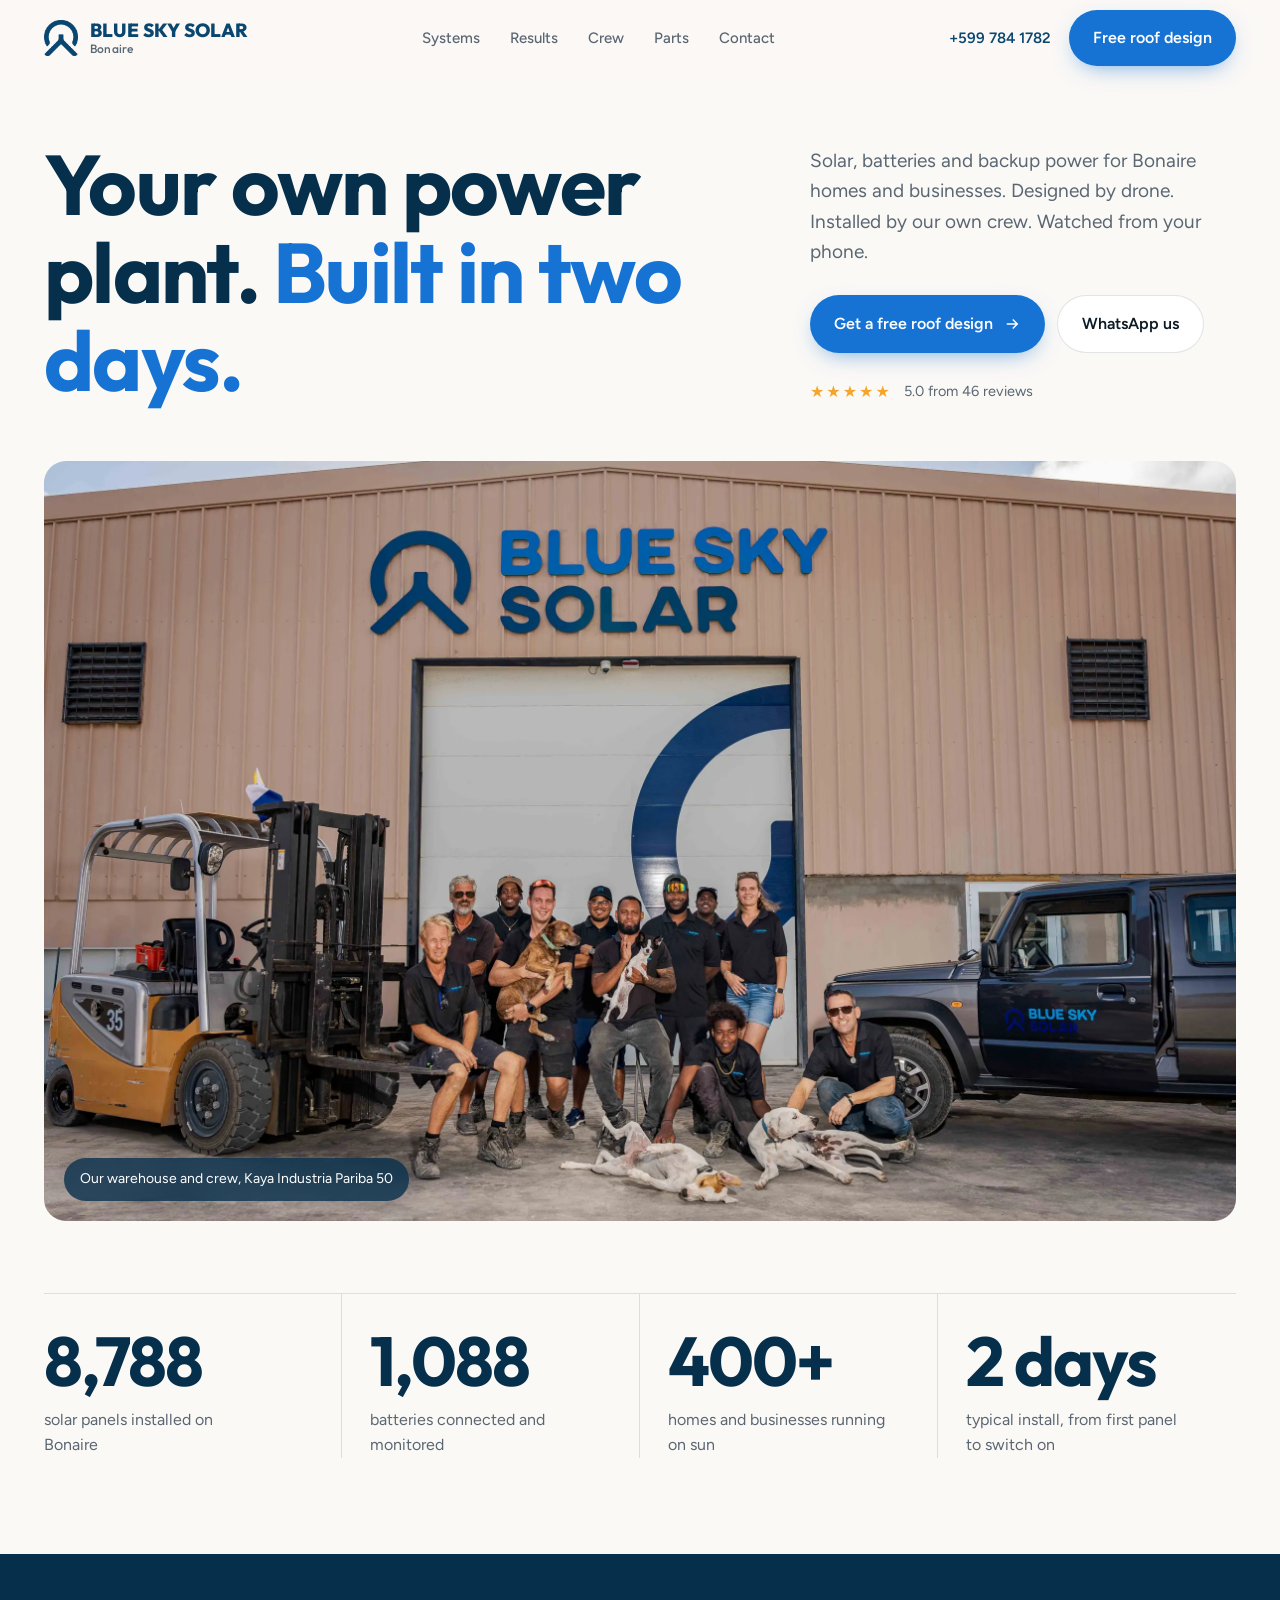
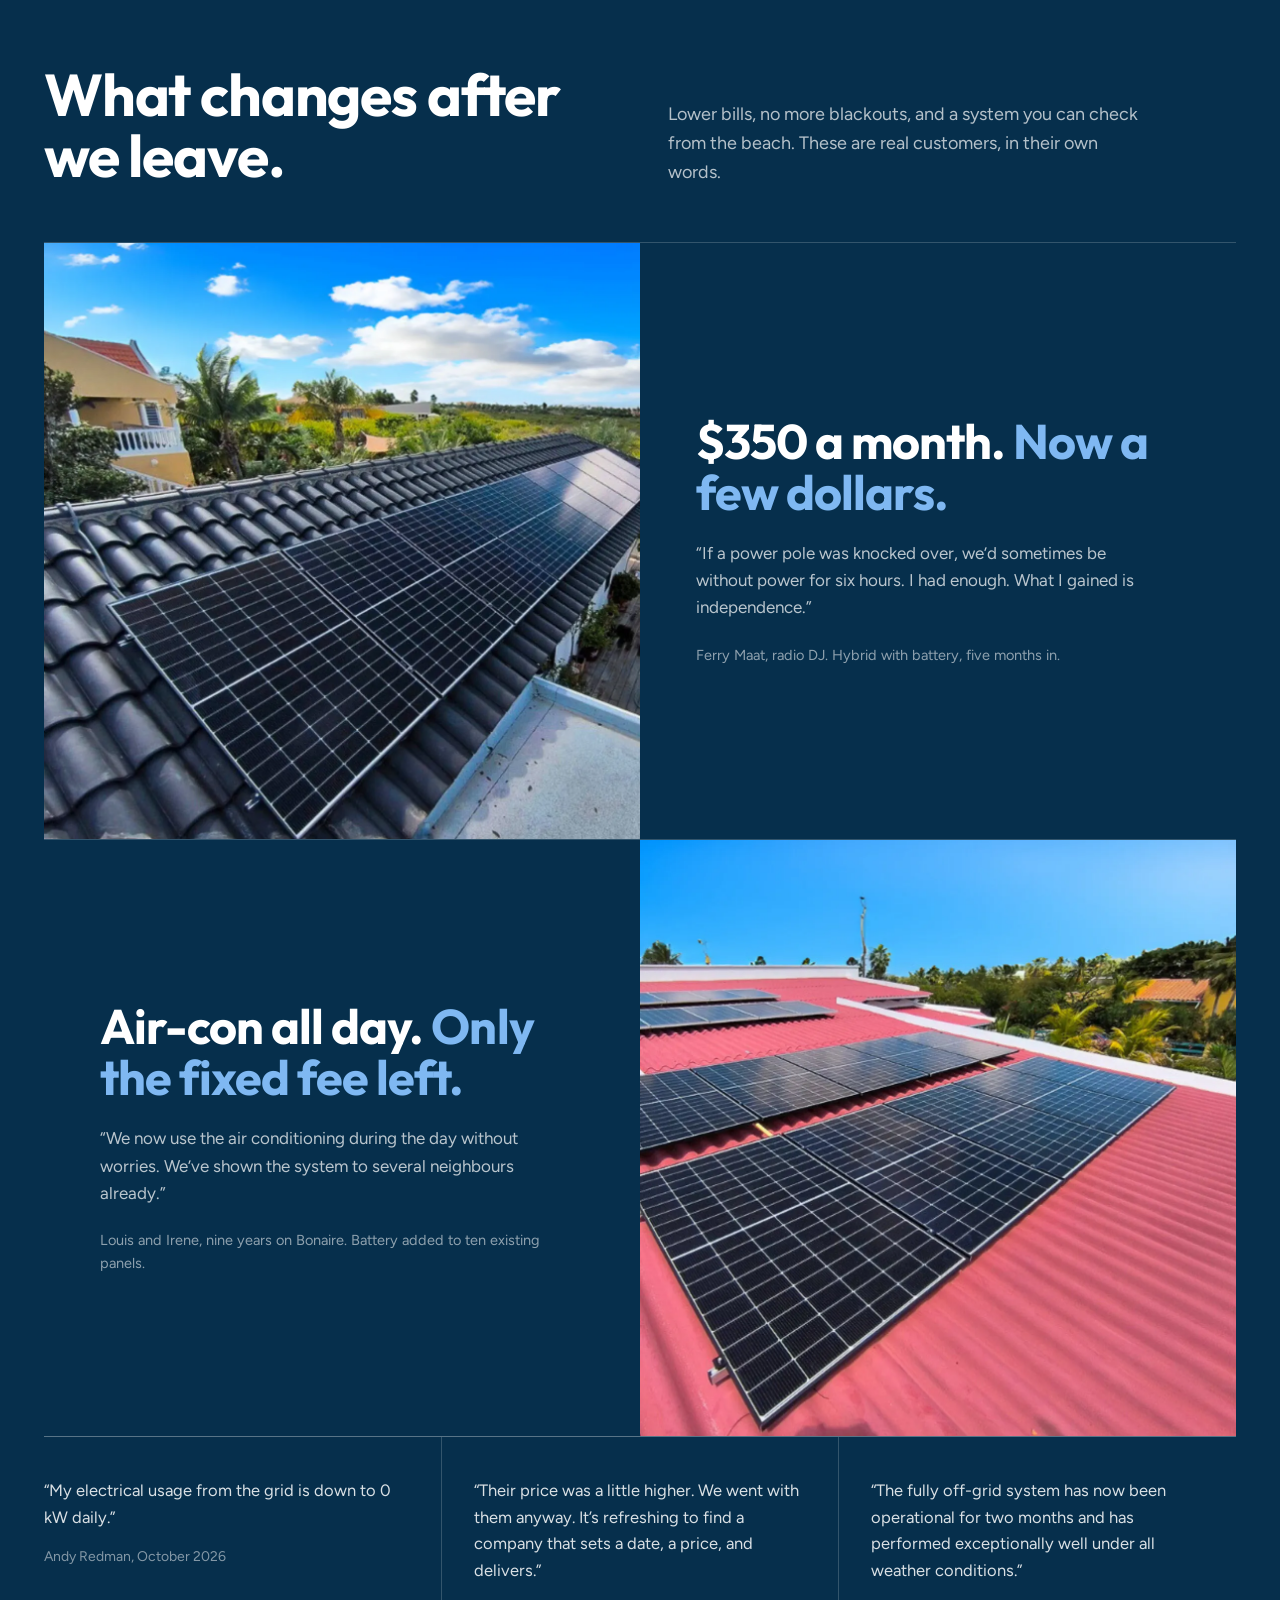
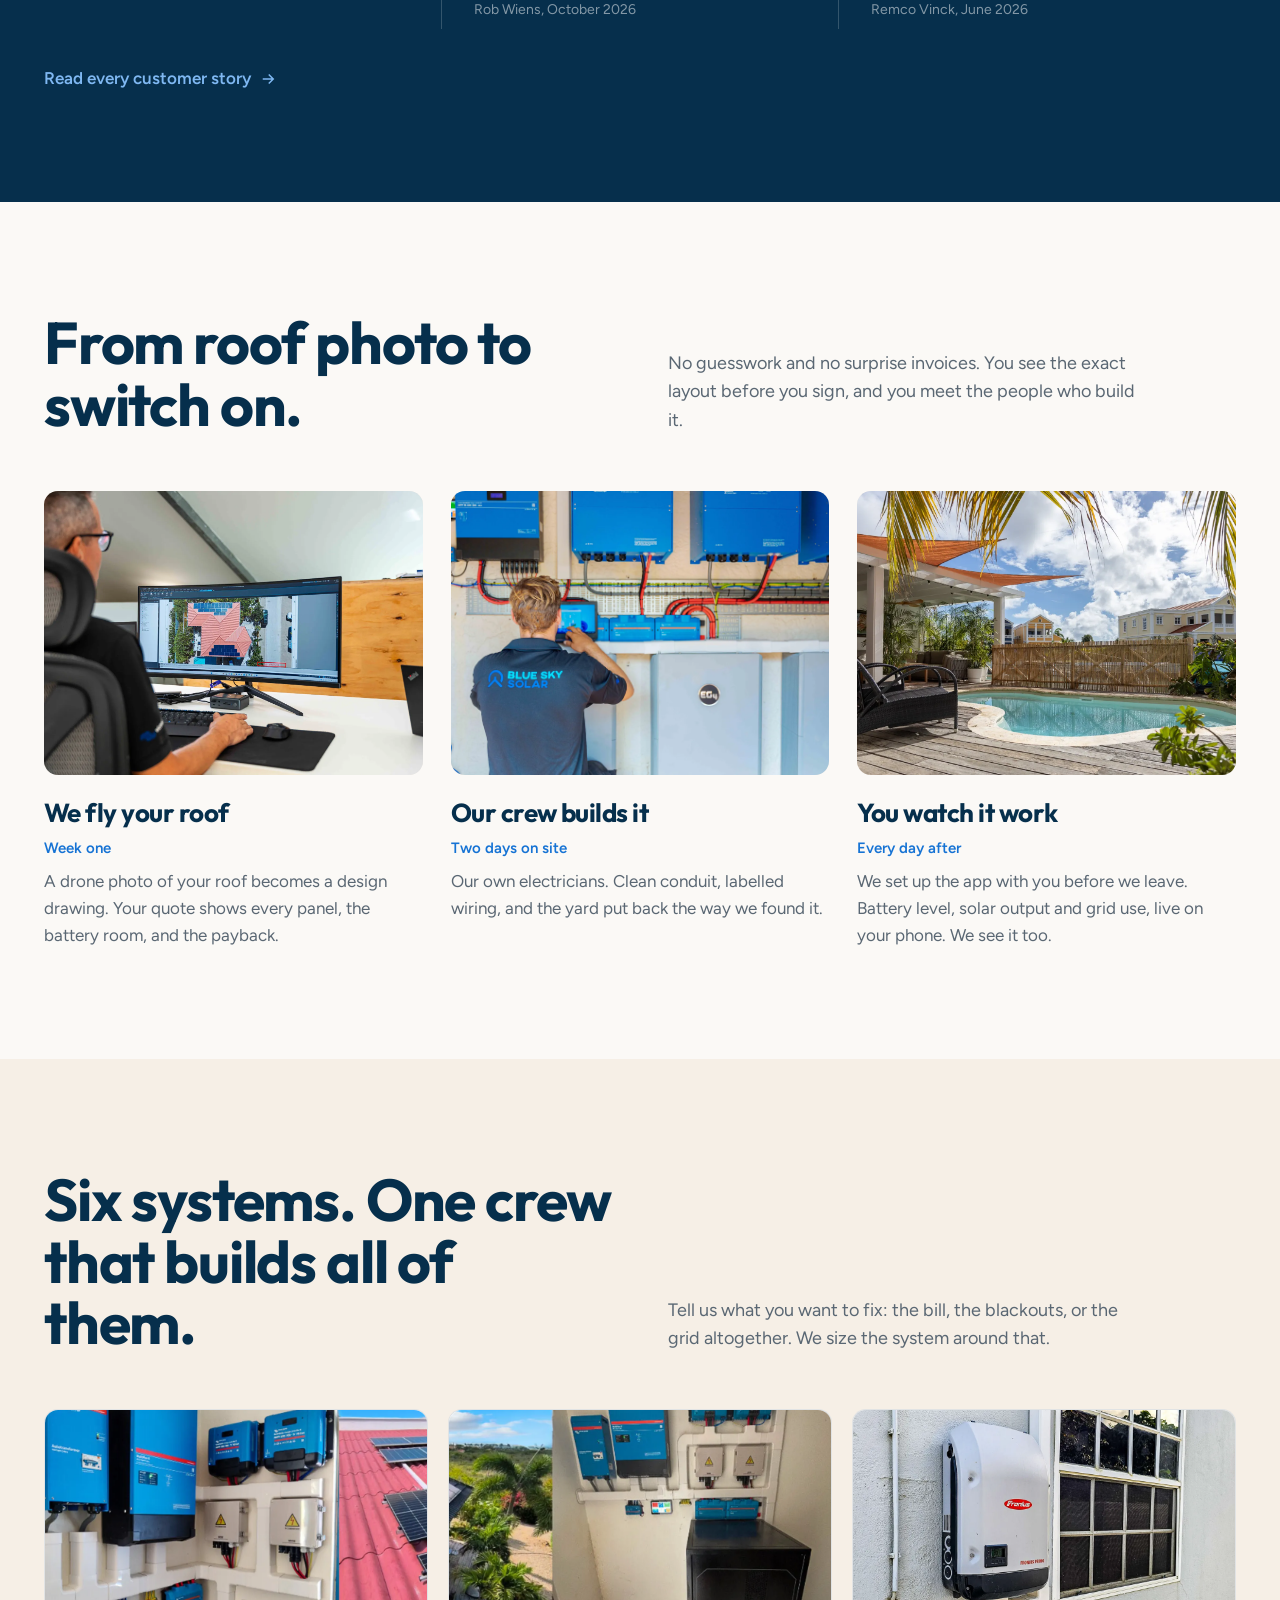
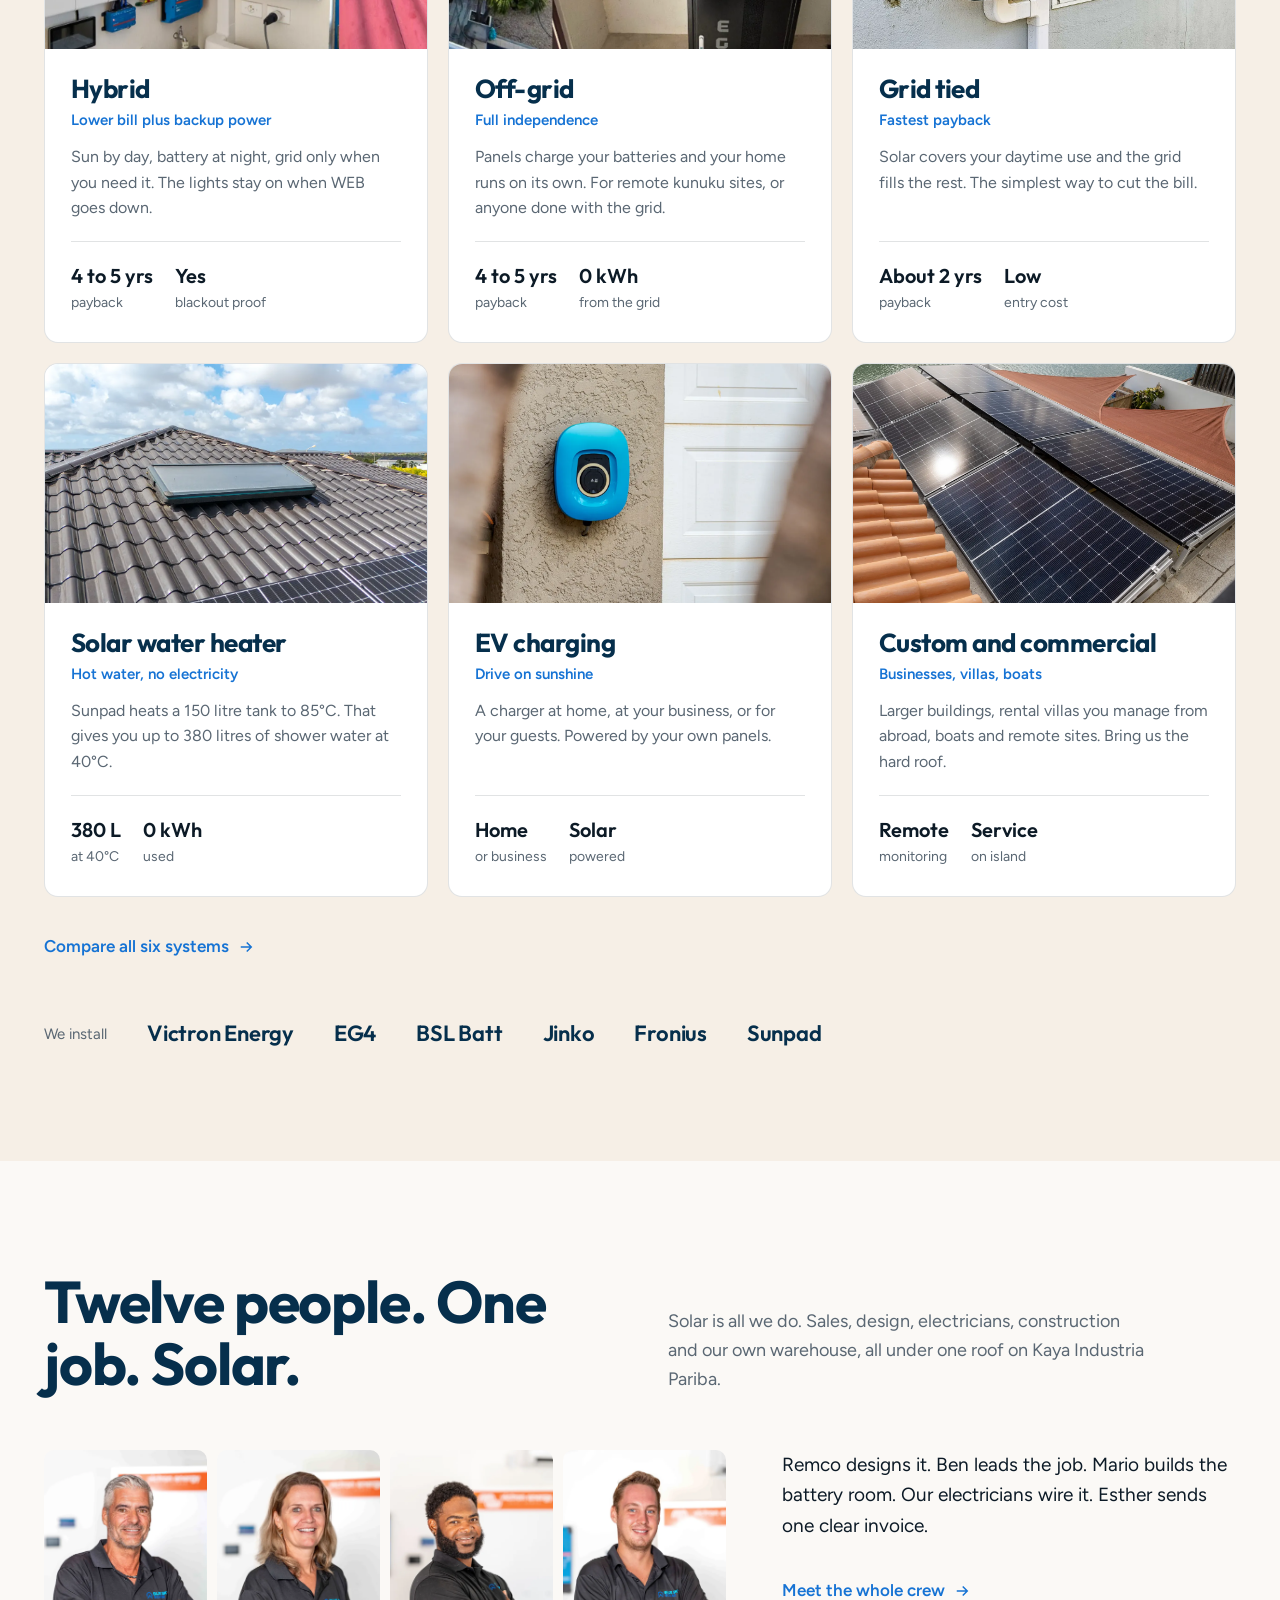
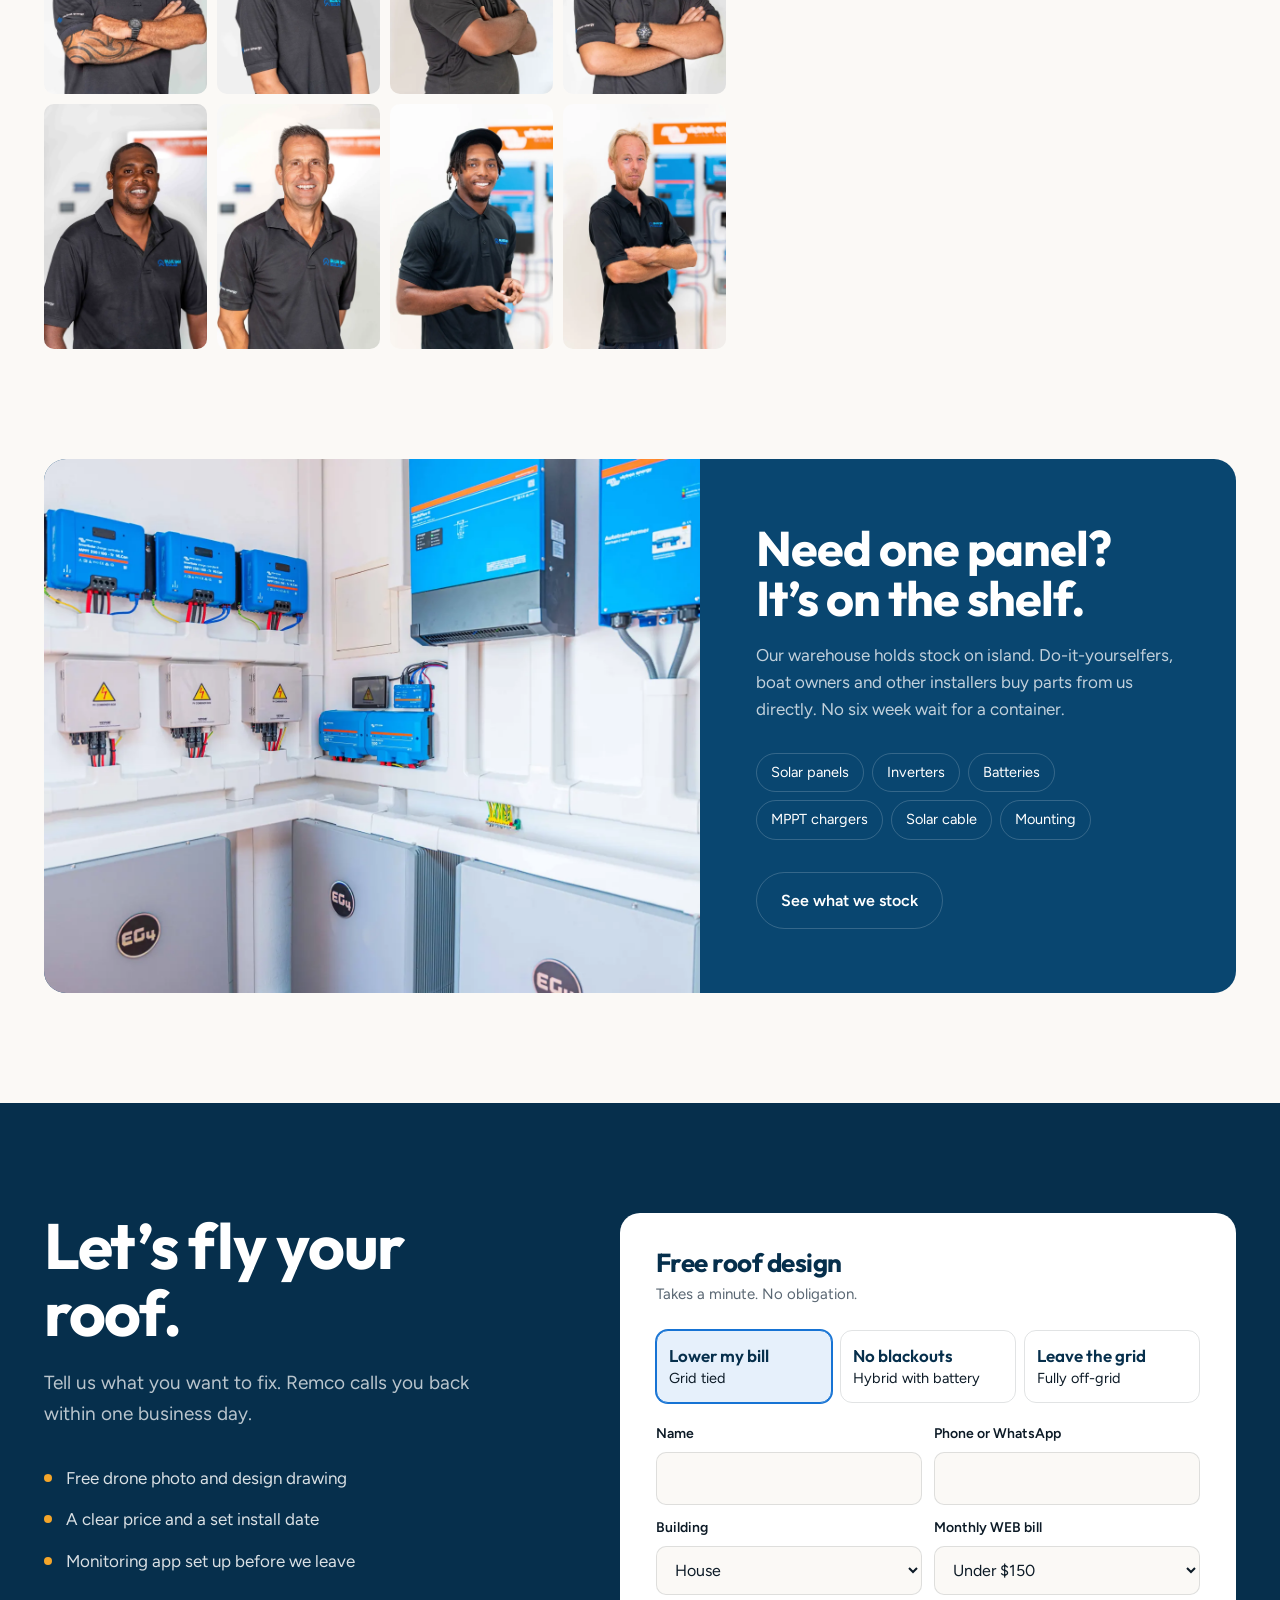
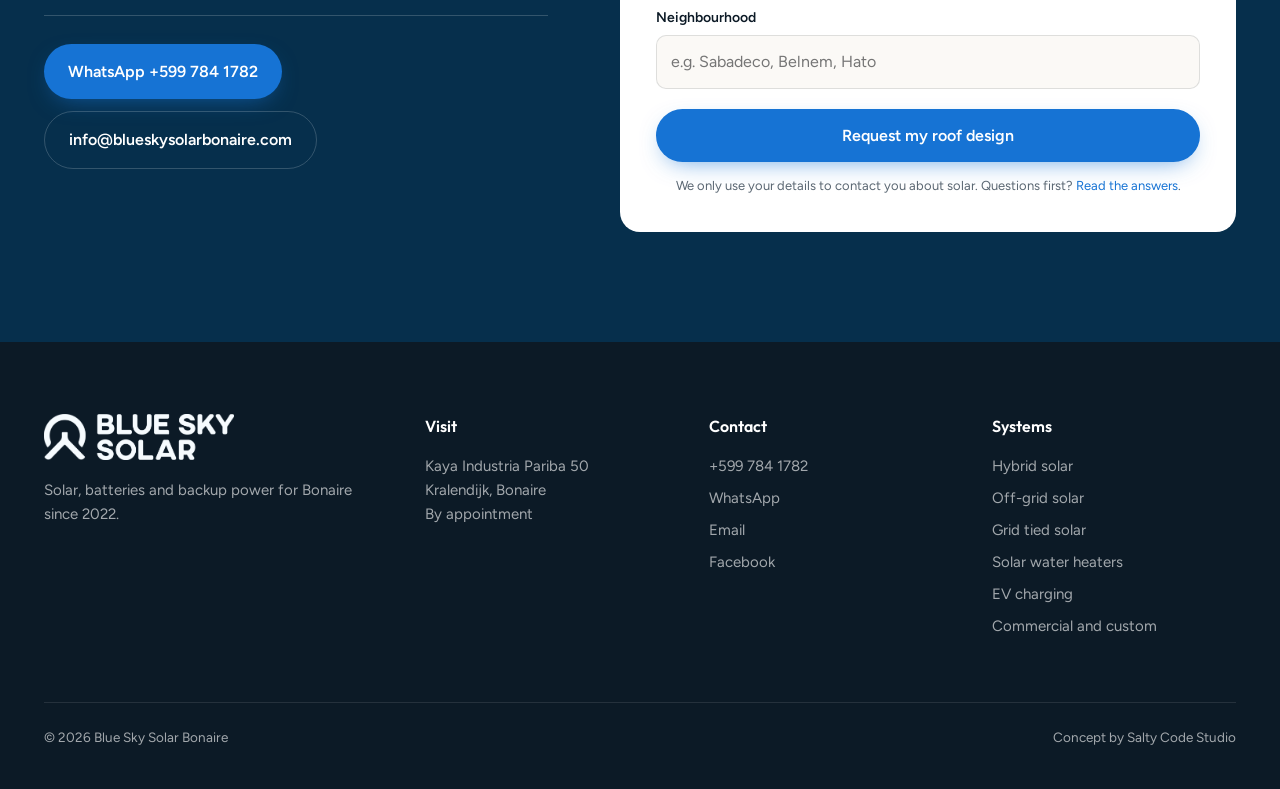
<file: index.html>
<!doctype html>
<html lang="en">
<head>
<meta charset="utf-8">
<meta name="viewport" content="width=device-width, initial-scale=1">
<meta name="robots" content="noindex, nofollow">
<title>Blue Sky Solar Bonaire | Solar, batteries and backup power</title>
<meta name="description" content="8,788 panels and 1,088 batteries installed on Bonaire. Drone design, our own install crew, and monitoring from your phone.">
<link rel="icon" href="img/BSS-Brandmark-FC.png">
<link rel="preconnect" href="https://fonts.googleapis.com">
<link rel="preconnect" href="https://fonts.gstatic.com" crossorigin>
<link href="https://fonts.googleapis.com/css2?family=Outfit:wght@500;600;700;800&family=Figtree:wght@400;500;600&display=swap" rel="stylesheet">
<link rel="preload" as="image" href="img/crew.webp">
<link rel="stylesheet" href="css/site.css">
</head>
<body>

<header id="top">
  <div class="wrap bar">
    <a href="index.html" class="logo"><img src="img/BSS-Brandmark-FC.png" alt=""><span>BLUE SKY SOLAR<small>Bonaire</small></span></a>
    <nav class="main">
      <a href="systems.html">Systems</a>
      <a href="results.html">Results</a>
      <a href="crew.html">Crew</a>
      <a href="parts.html">Parts</a>
      <a href="contact.html">Contact</a>
    </nav>
    <div class="bar-cta">
      <a class="phone" href="tel:+5997841782">+599 784 1782</a>
      <a class="btn btn-sky" href="contact.html">Free roof design</a>
      <button class="menu-btn" aria-label="Menu" aria-expanded="false"><svg width="18" height="18" viewBox="0 0 24 24" fill="none" stroke="currentColor" stroke-width="2"><path d="M4 8h16M4 16h16"/></svg></button>
    </div>
  </div>
</header>
<div class="mobile-nav">
  <a href="index.html">Home</a><a href="systems.html">Systems</a><a href="results.html">Results</a><a href="crew.html">Crew</a><a href="parts.html">Parts</a><a href="contact.html">Contact</a>
</div>

<main>
<section class="hero">
  <div class="wrap">
    <div class="hero-top">
      <h1>Your own power plant. <span>Built in two days.</span></h1>
      <div class="hero-side">
        <p>Solar, batteries and backup power for Bonaire homes and businesses. Designed by drone. Installed by our own crew. Watched from your phone.</p>
        <div class="hero-actions">
          <a class="btn btn-sky" href="#quote">Get a free roof design <svg viewBox="0 0 24 24" fill="none" stroke="currentColor" stroke-width="2"><path d="M5 12h14M13 6l6 6-6 6"/></svg></a>
          <a class="btn btn-ghost" href="https://wa.me/5997841782">WhatsApp us</a>
        </div>
        <div class="rating"><span class="stars">★★★★★</span><span>5.0 from 46 reviews</span></div>
      </div>
    </div>
    <figure class="hero-photo rv">
      <picture><source srcset="img/crew.webp" type="image/webp"><img src="img/crew.jpg" alt="The Blue Sky Solar crew in front of their warehouse on Kaya Industria Pariba with forklift and company truck" width="2400" height="1600" fetchpriority="high"></picture>
      <figcaption>Our warehouse and crew, Kaya Industria Pariba 50</figcaption>
    </figure>
  </div>
</section>

<section class="numbers">
  <div class="wrap">
    <div class="num-grid">
      <div class="num rv"><b data-count="8788">8,788</b><span>solar panels installed on Bonaire</span></div>
      <div class="num rv"><b data-count="1088">1,088</b><span>batteries connected and monitored</span></div>
      <div class="num rv"><b data-count="400" data-suffix="+">400+</b><span>homes and businesses running on sun</span></div>
      <div class="num rv"><b>2 days</b><span>typical install, from first panel to switch on</span></div>
    </div>
  </div>
</section>

<section class="sec outcomes" id="results">
  <div class="wrap">
    <div class="sec-head">
      <h2>What changes after we leave.</h2>
      <p>Lower bills, no more blackouts, and a system you can check from the beach. These are real customers, in their own words.</p>
    </div>
  </div>
  <div class="wrap">
    <article class="story rv">
      <div class="story-img"><picture><source srcset="img/ferry-roof.webp" type="image/webp"><img src="img/ferry-roof.jpg" alt="Black solar panels on Ferry's tiled roof" loading="lazy"></picture></div>
      <div class="story-body">
        <div class="big">$350 a month. <em>Now a few dollars.</em></div>
        <p>“If a power pole was knocked over, we’d sometimes be without power for six hours. I had enough. What I gained is independence.”</p>
        <cite>Ferry Maat, radio DJ. Hybrid with battery, five months in.</cite>
      </div>
    </article>
    <article class="story flip rv">
      <div class="story-img"><picture><source srcset="img/irene-roof.webp" type="image/webp"><img src="img/irene-roof.jpg" alt="Solar panels on a red roof in Bonaire" loading="lazy"></picture></div>
      <div class="story-body">
        <div class="big">Air-con all day. <em>Only the fixed fee left.</em></div>
        <p>“We now use the air conditioning during the day without worries. We’ve shown the system to several neighbours already.”</p>
        <cite>Louis and Irene, nine years on Bonaire. Battery added to ten existing panels.</cite>
      </div>
    </article>
    <div class="quotes">
      <figure class="rv"><blockquote>“My electrical usage from the grid is down to 0 kW daily.”</blockquote><figcaption>Andy Redman, October 2026</figcaption></figure>
      <figure class="rv"><blockquote>“Their price was a little higher. We went with them anyway. It’s refreshing to find a company that sets a date, a price, and delivers.”</blockquote><figcaption>Rob Wiens, October 2026</figcaption></figure>
      <figure class="rv"><blockquote>“The fully off-grid system has now been operational for two months and has performed exceptionally well under all weather conditions.”</blockquote><figcaption>Remco Vinck, June 2026</figcaption></figure>
    </div>
    <a class="more" href="results.html" style="color:#7fb8f2">Read every customer story <svg viewBox="0 0 24 24" fill="none" stroke="currentColor" stroke-width="2"><path d="M5 12h14M13 6l6 6-6 6"/></svg></a>
  </div>
</section>

<section class="sec" id="how">
  <div class="wrap">
    <div class="sec-head">
      <h2>From roof photo to switch on.</h2>
      <p>No guesswork and no surprise invoices. You see the exact layout before you sign, and you meet the people who build it.</p>
    </div>
    <div class="steps">
      <div class="step rv">
        <div class="step-img"><picture><source srcset="img/design.webp" type="image/webp"><img src="img/design.jpg" alt="Designing a panel layout over a drone photo of a roof" loading="lazy"></picture></div>
        <h3>We fly your roof</h3>
        <div class="when">Week one</div>
        <p>A drone photo of your roof becomes a design drawing. Your quote shows every panel, the battery room, and the payback.</p>
      </div>
      <div class="step rv">
        <div class="step-img"><picture><source srcset="img/install.webp" type="image/webp"><img src="img/install.jpg" alt="Blue Sky Solar technician wiring Victron inverters" loading="lazy"></picture></div>
        <h3>Our crew builds it</h3>
        <div class="when">Two days on site</div>
        <p>Our own electricians. Clean conduit, labelled wiring, and the yard put back the way we found it.</p>
      </div>
      <div class="step rv">
        <div class="step-img"><picture><source srcset="img/villa-pool.webp" type="image/webp"><img src="img/villa-pool.jpg" alt="Pool and terrace of a solar powered villa on Bonaire" loading="lazy"></picture></div>
        <h3>You watch it work</h3>
        <div class="when">Every day after</div>
        <p>We set up the app with you before we leave. Battery level, solar output and grid use, live on your phone. We see it too.</p>
      </div>
    </div>
  </div>
</section>

<section class="sec systems" id="systems">
  <div class="wrap">
    <div class="sec-head">
      <h2>Six systems. One crew that builds all of them.</h2>
      <p>Tell us what you want to fix: the bill, the blackouts, or the grid altogether. We size the system around that.</p>
    </div>
    <div class="sys-grid">
      <article class="sys rv">
        <div class="sys-img"><picture><source srcset="img/irene-shed.webp" type="image/webp"><img src="img/irene-shed.jpg" alt="Hybrid inverter setup" loading="lazy"></picture></div>
        <div class="sys-body"><h3><a href="hybrid-solar-bonaire.html" class="card-link">Hybrid</a></h3><div class="for">Lower bill plus backup power</div><p>Sun by day, battery at night, grid only when you need it. The lights stay on when WEB goes down.</p><div class="facts"><div><b>4 to 5 yrs</b>payback</div><div><b>Yes</b>blackout proof</div></div></div>
      </article>
      <article class="sys rv">
        <div class="sys-img"><picture><source srcset="img/ferry-shed.webp" type="image/webp"><img src="img/ferry-shed.jpg" alt="Battery room with inverters and batteries" loading="lazy"></picture></div>
        <div class="sys-body"><h3><a href="off-grid-solar-bonaire.html" class="card-link">Off-grid</a></h3><div class="for">Full independence</div><p>Panels charge your batteries and your home runs on its own. For remote kunuku sites, or anyone done with the grid.</p><div class="facts"><div><b>4 to 5 yrs</b>payback</div><div><b>0 kWh</b>from the grid</div></div></div>
      </article>
      <article class="sys rv">
        <div class="sys-img"><picture><source srcset="img/gridtied.webp" type="image/webp"><img src="img/gridtied.jpg" alt="Fronius grid tied inverter on a wall" loading="lazy"></picture></div>
        <div class="sys-body"><h3><a href="grid-tied-solar-bonaire.html" class="card-link">Grid tied</a></h3><div class="for">Fastest payback</div><p>Solar covers your daytime use and the grid fills the rest. The simplest way to cut the bill.</p><div class="facts"><div><b>About 2 yrs</b>payback</div><div><b>Low</b>entry cost</div></div></div>
      </article>
      <article class="sys rv">
        <div class="sys-img"><picture><source srcset="img/heater.webp" type="image/webp"><img src="img/heater.jpg" alt="Sunpad solar water heater on a tiled roof" loading="lazy"></picture></div>
        <div class="sys-body"><h3><a href="solar-water-heater-bonaire.html" class="card-link">Solar water heater</a></h3><div class="for">Hot water, no electricity</div><p>Sunpad heats a 150 litre tank to 85°C. That gives you up to 380 litres of shower water at 40°C.</p><div class="facts"><div><b>380 L</b>at 40°C</div><div><b>0 kWh</b>used</div></div></div>
      </article>
      <article class="sys rv">
        <div class="sys-img"><picture><source srcset="img/ev.webp" type="image/webp"><img src="img/ev.jpg" alt="Blue EV charger on a wall" loading="lazy"></picture></div>
        <div class="sys-body"><h3><a href="ev-charging-bonaire.html" class="card-link">EV charging</a></h3><div class="for">Drive on sunshine</div><p>A charger at home, at your business, or for your guests. Powered by your own panels.</p><div class="facts"><div><b>Home</b>or business</div><div><b>Solar</b>powered</div></div></div>
      </article>
      <article class="sys rv">
        <div class="sys-img"><picture><source srcset="img/villa-roof.webp" type="image/webp"><img src="img/villa-roof.jpg" alt="Solar panels on a villa roof by the water" loading="lazy"></picture></div>
        <div class="sys-body"><h3><a href="commercial-solar-bonaire.html" class="card-link">Custom and commercial</a></h3><div class="for">Businesses, villas, boats</div><p>Larger buildings, rental villas you manage from abroad, boats and remote sites. Bring us the hard roof.</p><div class="facts"><div><b>Remote</b>monitoring</div><div><b>Service</b>on island</div></div></div>
      </article>
    </div>
    <a class="more" href="systems.html">Compare all six systems <svg viewBox="0 0 24 24" fill="none" stroke="currentColor" stroke-width="2"><path d="M5 12h14M13 6l6 6-6 6"/></svg></a>
    <div class="brands"><span>We install</span><strong>Victron Energy</strong><strong>EG4</strong><strong>BSL Batt</strong><strong>Jinko</strong><strong>Fronius</strong><strong>Sunpad</strong></div>
  </div>
</section>

<section class="sec" id="crew">
  <div class="wrap">
    <div class="sec-head">
      <h2>Twelve people. One job. Solar.</h2>
      <p>Solar is all we do. Sales, design, electricians, construction and our own warehouse, all under one roof on Kaya Industria Pariba.</p>
    </div>
    <div class="crew-grid">
      <div>
        <div class="portraits">
          <picture><source srcset="img/p1.webp" type="image/webp"><img src="img/p1.jpg" alt="Team member portrait" loading="lazy"></picture>
          <picture><source srcset="img/p2.webp" type="image/webp"><img src="img/p2.jpg" alt="Team member portrait" loading="lazy"></picture>
          <picture><source srcset="img/p3.webp" type="image/webp"><img src="img/p3.jpg" alt="Team member portrait" loading="lazy"></picture>
          <picture><source srcset="img/p4.webp" type="image/webp"><img src="img/p4.jpg" alt="Team member portrait" loading="lazy"></picture>
          <picture><source srcset="img/p5.webp" type="image/webp"><img src="img/p5.jpg" alt="Team member portrait" loading="lazy"></picture>
          <picture><source srcset="img/p6.webp" type="image/webp"><img src="img/p6.jpg" alt="Team member portrait" loading="lazy"></picture>
          <picture><source srcset="img/p7.webp" type="image/webp"><img src="img/p7.jpg" alt="Team member portrait" loading="lazy"></picture>
          <picture><source srcset="img/p8.webp" type="image/webp"><img src="img/p8.jpg" alt="Team member portrait" loading="lazy"></picture>
        </div>
      </div>
      <div><p class="crew-note">Remco designs it. Ben leads the job. Mario builds the battery room. Our electricians wire it. Esther sends one clear invoice.</p><a class="more" href="crew.html" style="margin-top:8px">Meet the whole crew <svg viewBox="0 0 24 24" fill="none" stroke="currentColor" stroke-width="2"><path d="M5 12h14M13 6l6 6-6 6"/></svg></a></div>
    </div>
  </div>
</section>

<section class="sec" id="stock" style="padding-top:0">
  <div class="wrap">
    <div class="stock rv">
      <div class="stock-img"><picture><source srcset="img/techroom.webp" type="image/webp"><img src="img/techroom.jpg" alt="Victron and EG4 equipment" loading="lazy"></picture></div>
      <div class="stock-body">
        <h2>Need one panel? It’s on the shelf.</h2>
        <p>Our warehouse holds stock on island. Do-it-yourselfers, boat owners and other installers buy parts from us directly. No six week wait for a container.</p>
        <div class="stock-list"><span>Solar panels</span><span>Inverters</span><span>Batteries</span><span>MPPT chargers</span><span>Solar cable</span><span>Mounting</span></div>
        <div><a class="btn btn-light" href="parts.html">See what we stock</a></div>
      </div>
    </div>
  </div>
</section>


<section class="sec quote" id="quote">
  <div class="wrap quote-grid">
    <div>
      <h2>Let’s fly your roof.</h2>
      <p class="quote-lead">Tell us what you want to fix. Remco calls you back within one business day.</p>
      <div class="promise">
        <div>Free drone photo and design drawing</div>
        <div>A clear price and a set install date</div>
        <div>Monitoring app set up before we leave</div>
      </div>
      <div class="direct">
        <a class="btn btn-sky" href="https://wa.me/5997841782">WhatsApp +599 784 1782</a>
        <a class="btn btn-light" href="mailto:info@blueskysolarbonaire.com">info@blueskysolarbonaire.com</a>
      </div>
    </div>
    <form id="qform" novalidate>
      <div class="form-inner">
        <h3>Free roof design</h3>
        <p class="sub">Takes a minute. No obligation.</p>
        <div class="goal" role="radiogroup" aria-label="What do you want to fix?">
          <label><input type="radio" name="goal" value="bill" checked><span><b>Lower my bill</b>Grid tied</span></label>
          <label><input type="radio" name="goal" value="backup"><span><b>No blackouts</b>Hybrid with battery</span></label>
          <label><input type="radio" name="goal" value="offgrid"><span><b>Leave the grid</b>Fully off-grid</span></label>
        </div>
        <div class="fields">
          <div class="field"><label for="n">Name</label><input id="n" name="name" autocomplete="name" required></div>
          <div class="field"><label for="p">Phone or WhatsApp</label><input id="p" name="phone" type="tel" autocomplete="tel" required></div>
          <div class="field"><label for="t">Building</label><select id="t" name="type"><option>House</option><option>Villa or rental</option><option>Business</option><option>Boat or remote site</option></select></div>
          <div class="field"><label for="b">Monthly WEB bill</label><select id="b" name="bill"><option>Under $150</option><option>$150 to $350</option><option>$350 to $700</option><option>Over $700</option></select></div>
          <div class="field full"><label for="a">Neighbourhood</label><input id="a" name="area" placeholder="e.g. Sabadeco, Belnem, Hato"></div>
        </div>
        <button class="btn btn-sky" type="submit">Request my roof design</button>
        <p class="consent">We only use your details to contact you about solar. Questions first? <a href="contact.html#faq" style="color:var(--sky)">Read the answers</a>.</p>
      </div>
      <div class="sent"><h3>Got it. Thank you.</h3><p class="sub">We call you back within one business day. Want it faster? WhatsApp us on +599 784 1782.</p></div>
    </form>
  </div>
</section>
</main>

<footer>
  <div class="wrap">
    <div class="foot">
      <div><img src="img/BSS-Logo-White.png" alt="Blue Sky Solar"><p>Solar, batteries and backup power for Bonaire since 2022.</p></div>
      <div><h4>Visit</h4><p>Kaya Industria Pariba 50<br>Kralendijk, Bonaire<br>By appointment</p></div>
      <div><h4>Contact</h4><a href="tel:+5997841782">+599 784 1782</a><a href="https://wa.me/5997841782">WhatsApp</a><a href="mailto:info@blueskysolarbonaire.com">Email</a><a href="https://www.facebook.com/blueskysolarbonaire">Facebook</a></div>
      <div><h4>Systems</h4><a href="hybrid-solar-bonaire.html">Hybrid solar</a><a href="off-grid-solar-bonaire.html">Off-grid solar</a><a href="grid-tied-solar-bonaire.html">Grid tied solar</a><a href="solar-water-heater-bonaire.html">Solar water heaters</a><a href="ev-charging-bonaire.html">EV charging</a><a href="commercial-solar-bonaire.html">Commercial and custom</a></div>
    </div>
    <div class="legal"><span>© 2026 Blue Sky Solar Bonaire</span><span>Concept by Salty Code Studio</span></div>
  </div>
</footer>

<div class="sticky-cta"><a class="btn btn-sky" href="#quote">Free roof design</a><a class="btn btn-ghost" href="https://wa.me/5997841782" aria-label="WhatsApp">WhatsApp</a></div>

<script src="js/site.js" defer></script>
</body>
</html>
</file>
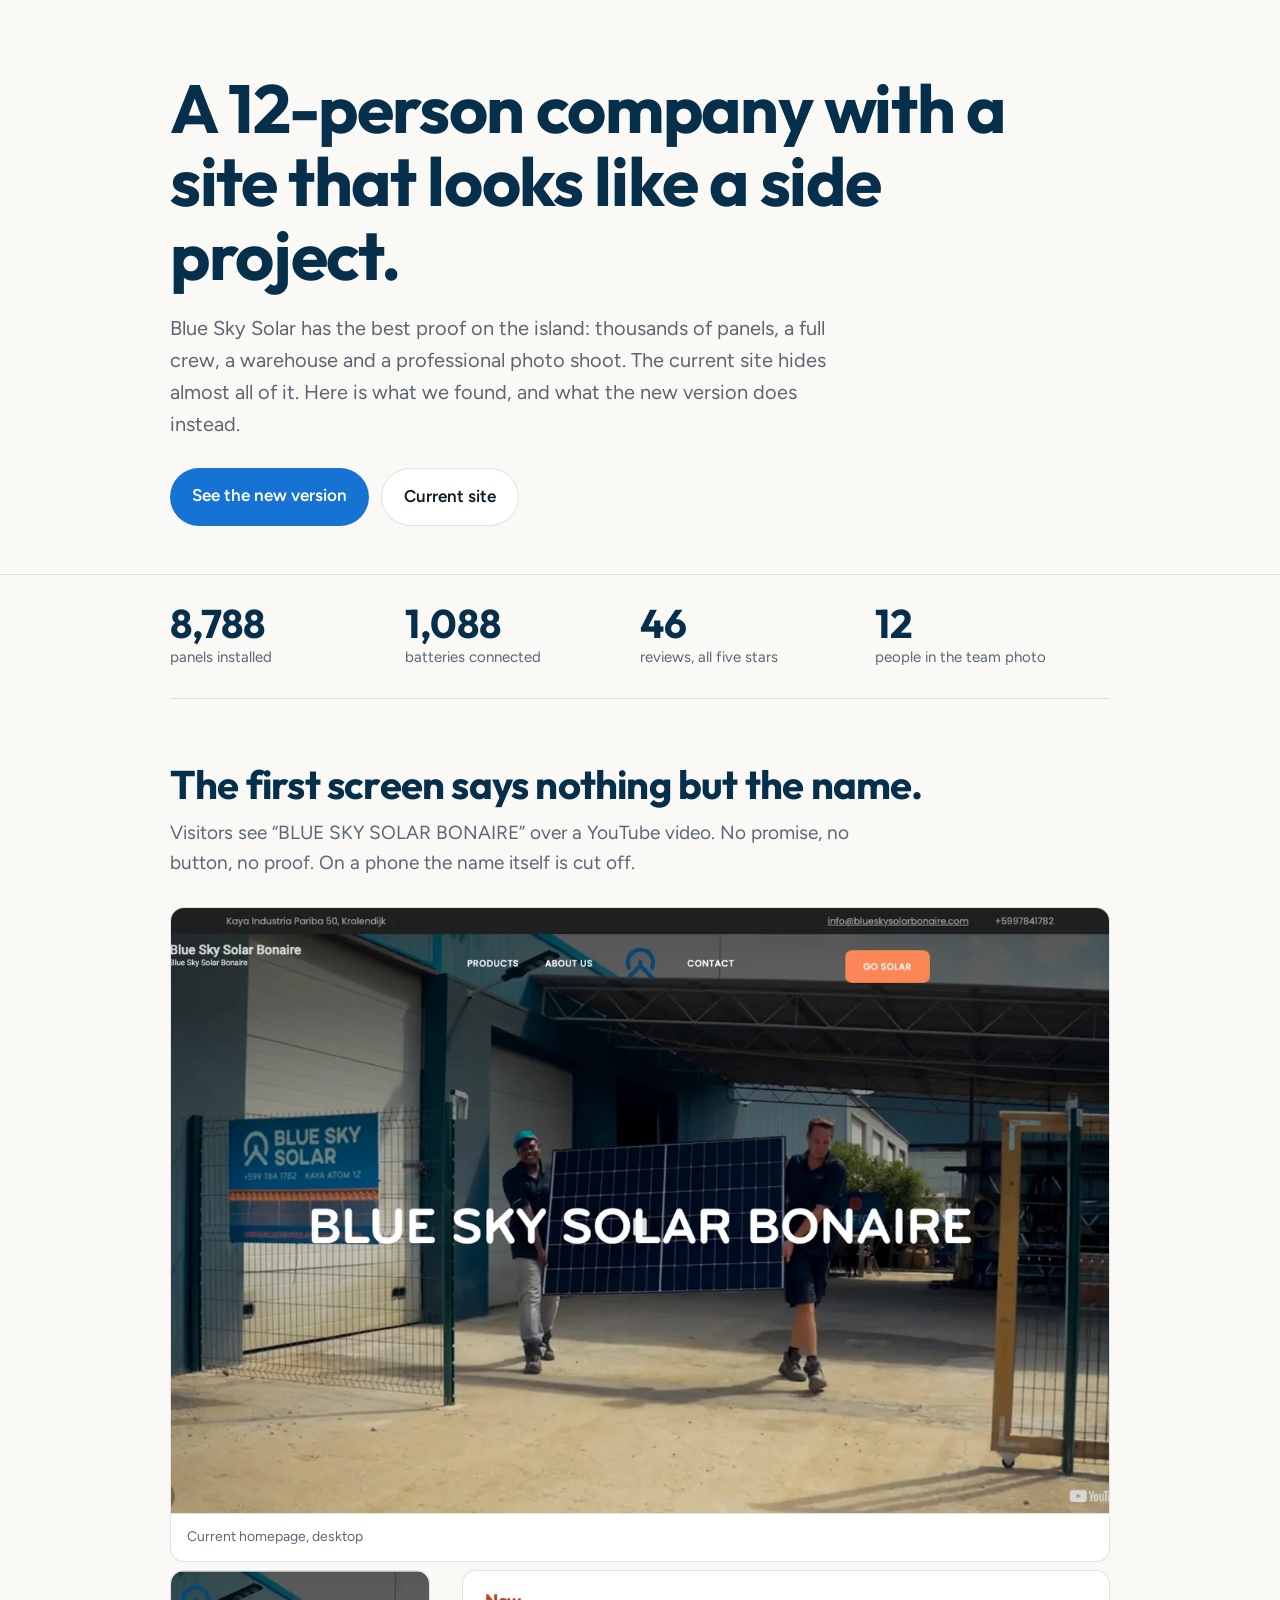
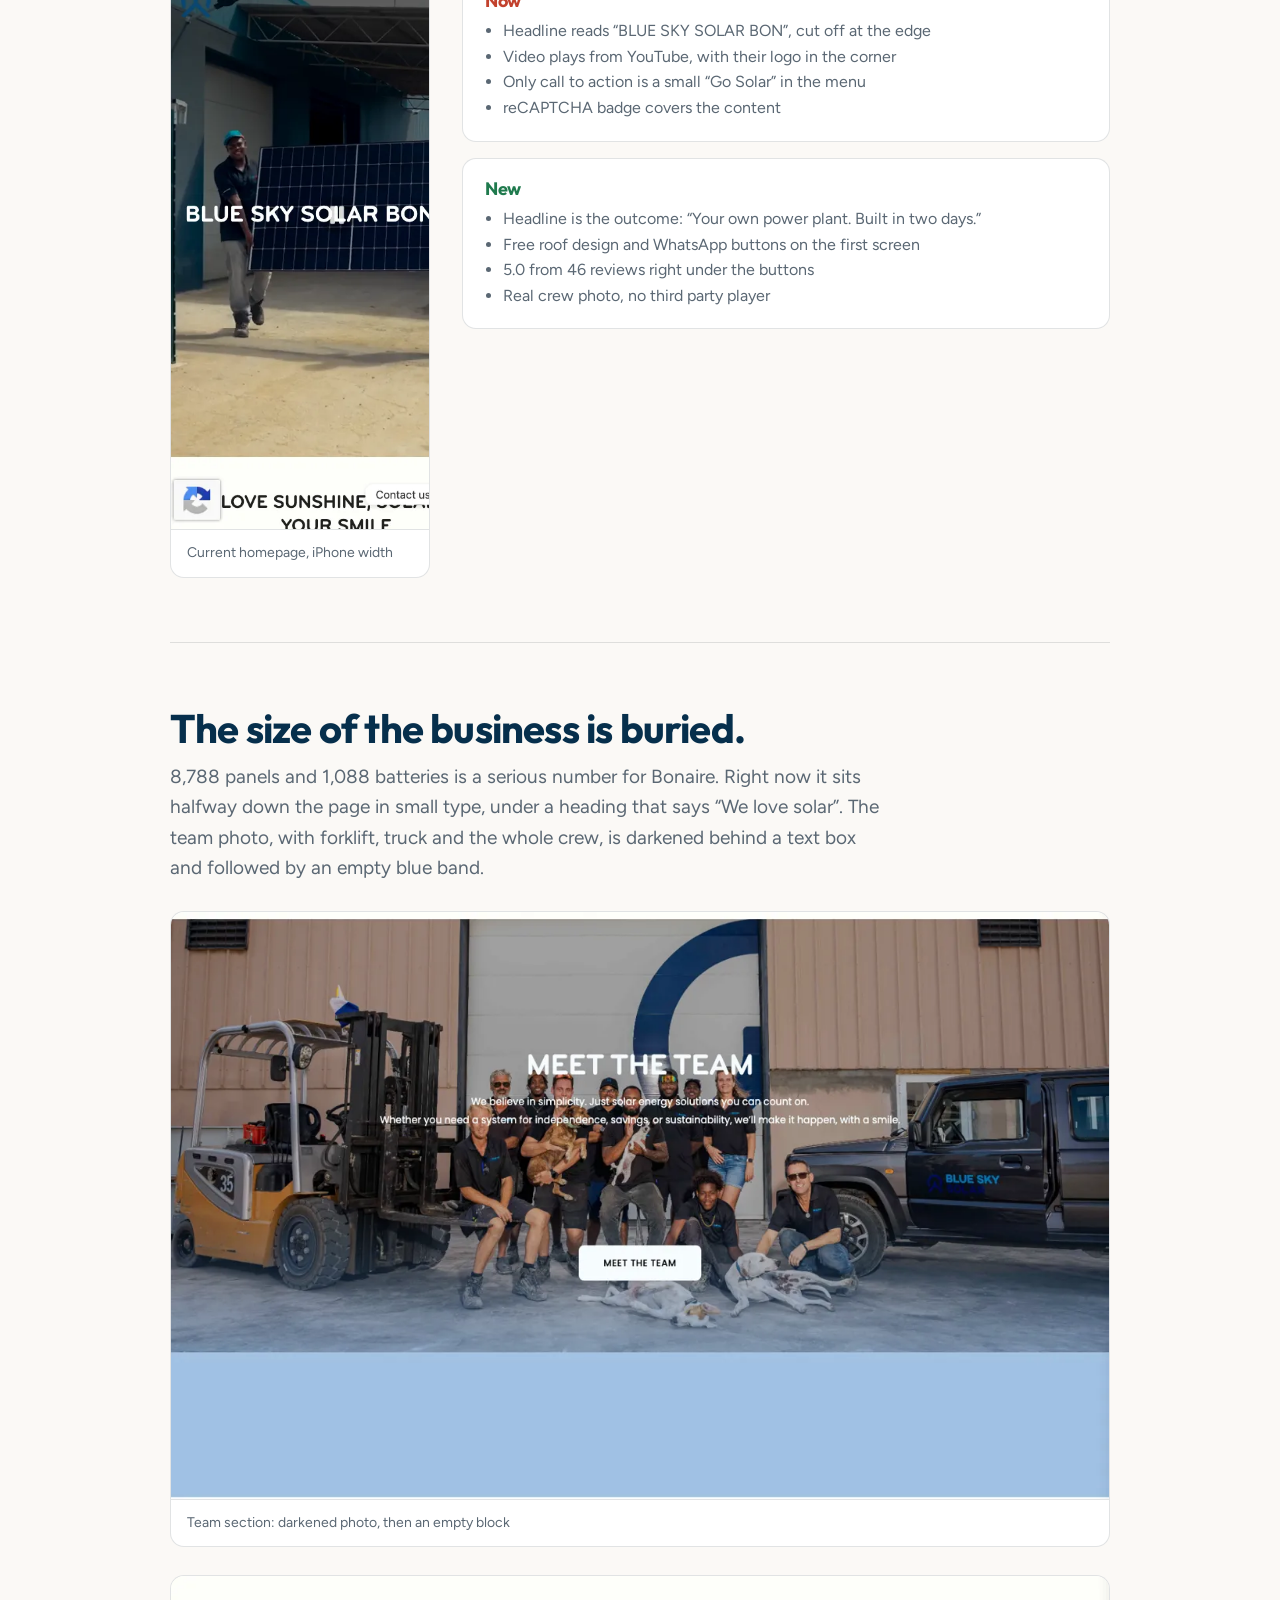
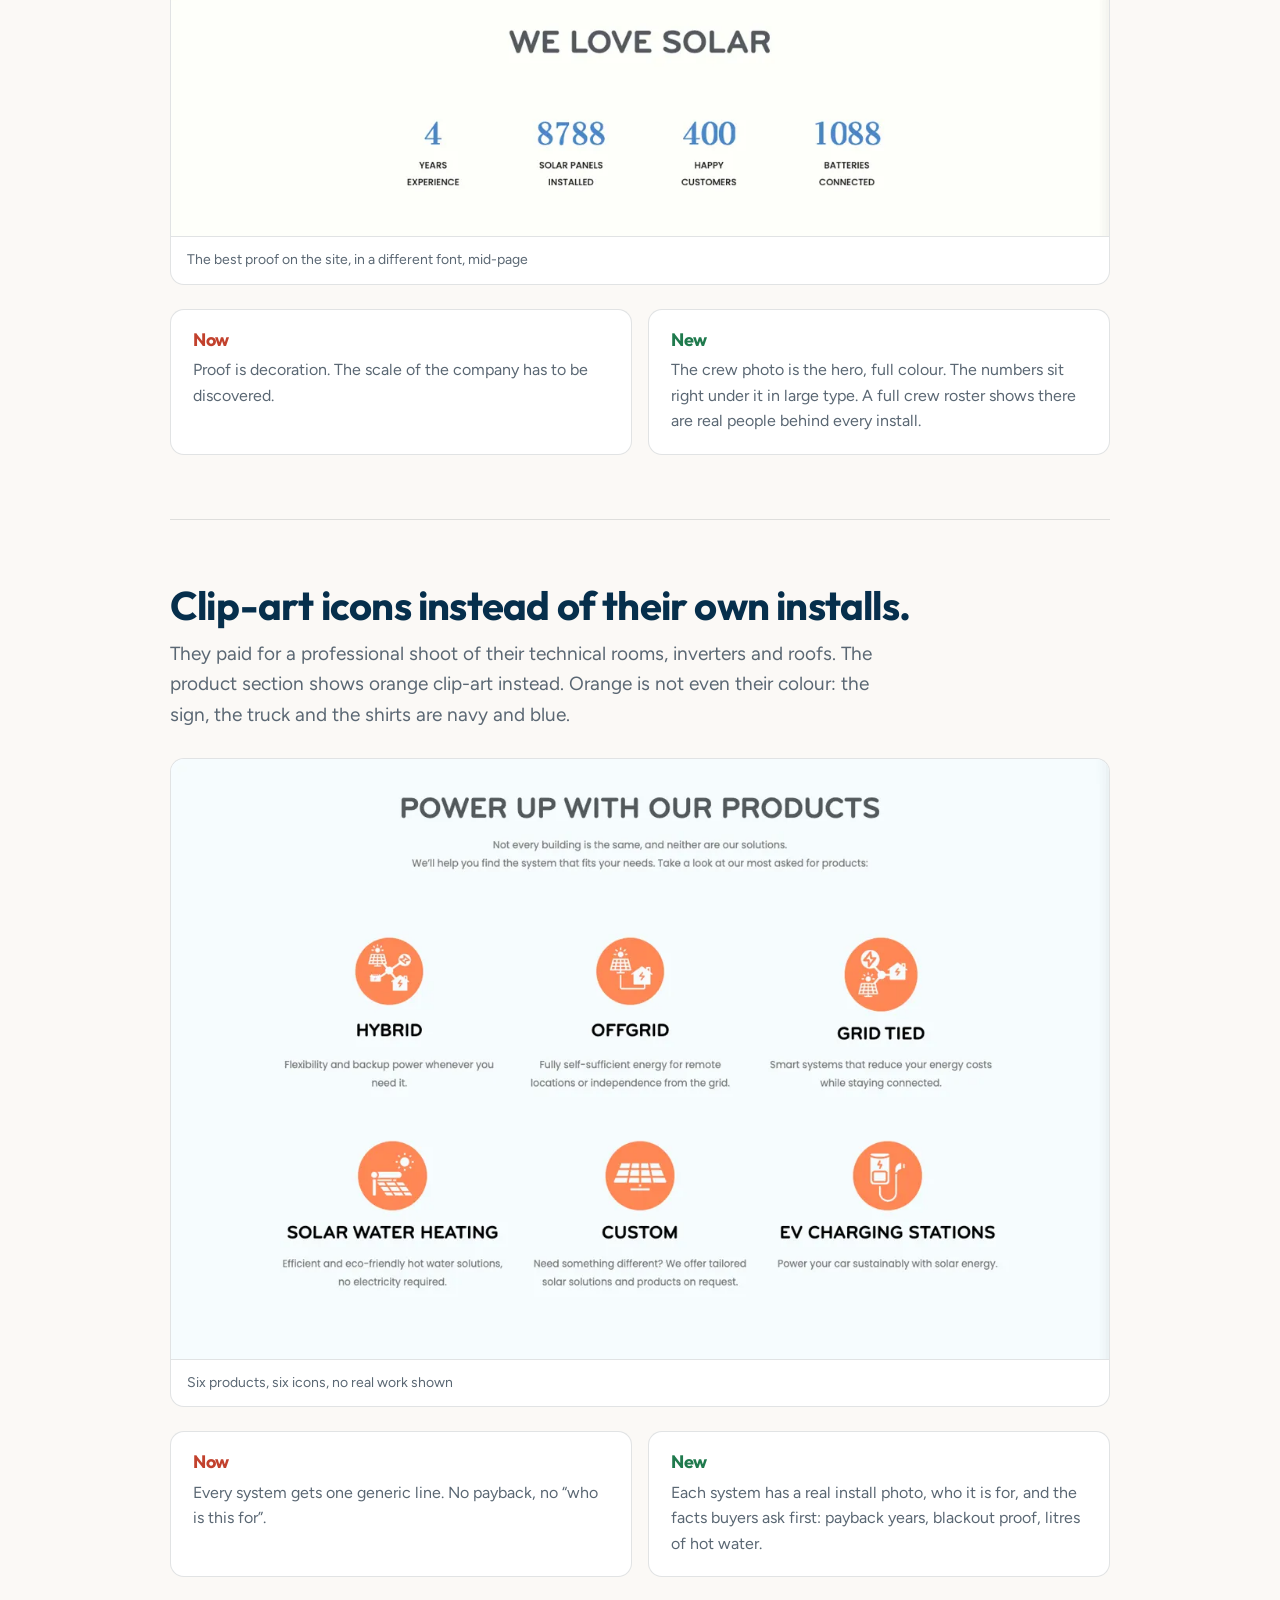
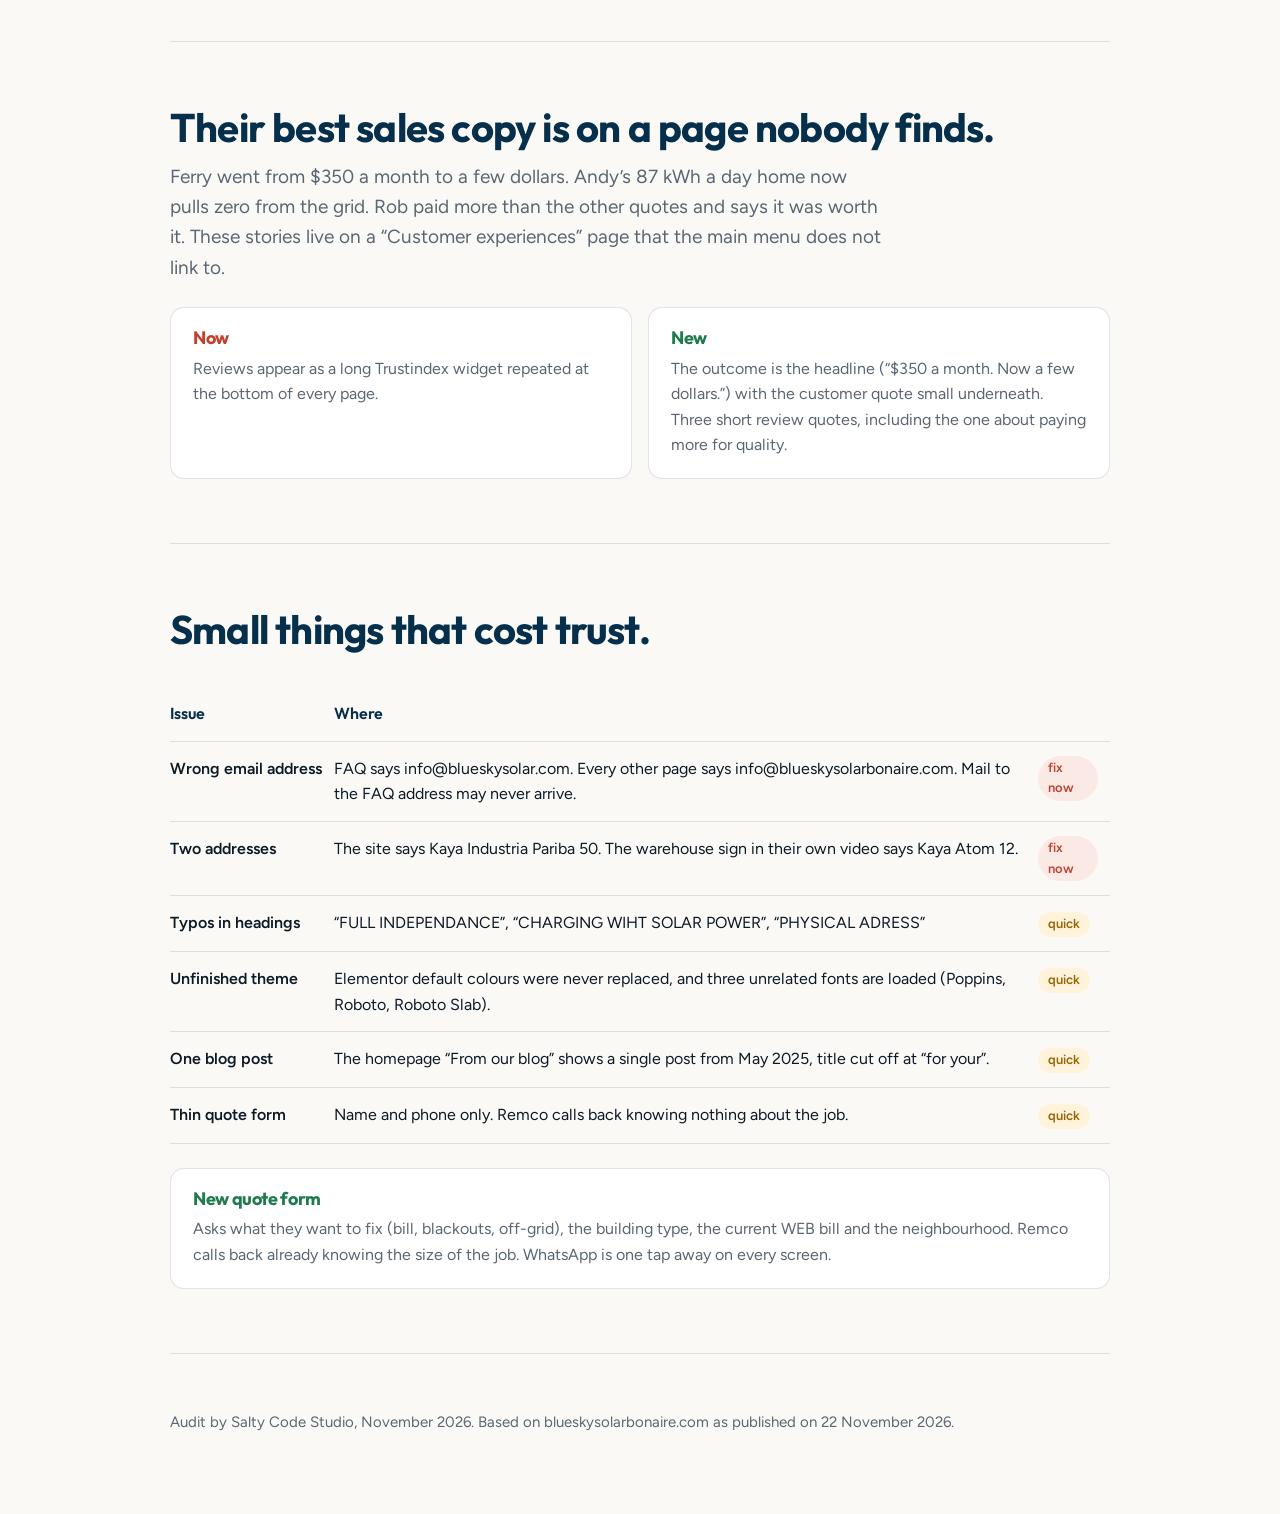
<file: audit/index.html>
<!doctype html>
<html lang="en">
<head>
<meta charset="utf-8">
<meta name="viewport" content="width=device-width, initial-scale=1">
<meta name="robots" content="noindex, nofollow">
<title>Blue Sky Solar Site Audit</title>
<link rel="icon" href="../img/BSS-Brandmark-FC.png">
<link href="https://fonts.googleapis.com/css2?family=Outfit:wght@600;700&family=Figtree:wght@400;500;600&display=swap" rel="stylesheet">
<style>
:root{--navy:#062f4c;--sky:#1673d4;--ink:#0c1a26;--muted:#5a6773;--line:rgba(12,26,38,.12);--paper:#fbf9f6;--red:#c2412d;--green:#1f7a4d}
*{box-sizing:border-box;margin:0;padding:0}
body{font-family:Figtree,system-ui,sans-serif;background:var(--paper);color:var(--ink);font-size:17px;line-height:1.6}
.wrap{max-width:980px;margin:0 auto;padding:0 20px}
h1,h2,h3{font-family:Outfit,sans-serif;letter-spacing:-.02em;line-height:1.08;color:var(--navy)}
header{padding:72px 0 48px;border-bottom:1px solid var(--line)}
h1{font-size:clamp(40px,6vw,68px)}
.lead{font-size:20px;color:var(--muted);margin-top:20px;max-width:680px}
.cta{display:flex;flex-wrap:wrap;gap:12px;margin-top:28px}
.btn{display:inline-block;padding:14px 22px;border-radius:999px;font-weight:600;text-decoration:none}
.btn-sky{background:var(--sky);color:#fff}
.btn-ghost{border:1px solid var(--line);color:var(--ink);background:#fff}
.assets{display:grid;grid-template-columns:repeat(4,1fr);border-bottom:1px solid var(--line)}
.assets div{padding:28px 16px 28px 0}
.assets b{font-family:Outfit;font-size:40px;display:block;color:var(--navy);line-height:1}
.assets span{color:var(--muted);font-size:15px}
section{padding:64px 0;border-bottom:1px solid var(--line)}
h2{font-size:clamp(28px,3.6vw,40px);margin-bottom:12px}
.verdict{font-size:19px;color:var(--muted);max-width:720px}
figure{margin:28px 0 8px;border:1px solid var(--line);border-radius:14px;overflow:hidden;background:#fff}
figure img{display:block;width:100%;height:auto}
figcaption{font-size:14px;color:var(--muted);padding:12px 16px;border-top:1px solid var(--line)}
.fix{display:grid;grid-template-columns:1fr 1fr;gap:16px;margin-top:24px}
.fix div{border:1px solid var(--line);border-radius:14px;padding:20px 22px;background:#fff}
.fix h3{font-size:18px;margin-bottom:8px}
.fix .now h3{color:var(--red)}
.fix .new h3{color:var(--green)}
.fix p,.fix li{color:var(--muted);font-size:16px}
.fix ul{padding-left:18px}
.mob{display:grid;grid-template-columns:260px 1fr;gap:32px;align-items:start}
.mob figure{margin:0}
table{width:100%;border-collapse:collapse;margin-top:24px;font-size:16px}
td,th{text-align:left;padding:14px 12px 14px 0;border-bottom:1px solid var(--line);vertical-align:top}
th{font-family:Outfit;font-weight:600;color:var(--navy)}
td:first-child{white-space:nowrap;font-weight:600}
.tag{display:inline-block;font-size:13px;font-weight:600;padding:2px 10px;border-radius:999px;background:#fbe9e5;color:var(--red)}
.tag.mid{background:#fff3dc;color:#9a6200}
footer{padding:56px 0 80px;color:var(--muted);font-size:15px}
@media(max-width:720px){.assets{grid-template-columns:1fr 1fr}.fix,.mob{grid-template-columns:1fr}.mob figure{max-width:260px}td:first-child{white-space:normal}}
</style>
</head>
<body>
<header>
  <div class="wrap">
    <h1>A 12-person company with a site that looks like a side project.</h1>
    <p class="lead">Blue Sky Solar has the best proof on the island: thousands of panels, a full crew, a warehouse and a professional photo shoot. The current site hides almost all of it. Here is what we found, and what the new version does instead.</p>
    <div class="cta"><a class="btn btn-sky" href="../">See the new version</a><a class="btn btn-ghost" href="https://blueskysolarbonaire.com/">Current site</a></div>
  </div>
</header>

<div class="wrap">
  <div class="assets">
    <div><b>8,788</b><span>panels installed</span></div>
    <div><b>1,088</b><span>batteries connected</span></div>
    <div><b>46</b><span>reviews, all five stars</span></div>
    <div><b>12</b><span>people in the team photo</span></div>
  </div>
</div>

<div class="wrap">
<section>
  <h2>The first screen says nothing but the name.</h2>
  <p class="verdict">Visitors see “BLUE SKY SOLAR BONAIRE” over a YouTube video. No promise, no button, no proof. On a phone the name itself is cut off.</p>
  <figure><img src="now-hero.webp" alt="Current homepage hero" loading="lazy"><figcaption>Current homepage, desktop</figcaption></figure>
  <div class="mob">
    <figure><img src="now-mobile.webp" alt="Current homepage on a phone" loading="lazy"><figcaption>Current homepage, iPhone width</figcaption></figure>
    <div class="fix" style="grid-template-columns:1fr;margin-top:0">
      <div class="now"><h3>Now</h3><ul><li>Headline reads “BLUE SKY SOLAR BON”, cut off at the edge</li><li>Video plays from YouTube, with their logo in the corner</li><li>Only call to action is a small “Go Solar” in the menu</li><li>reCAPTCHA badge covers the content</li></ul></div>
      <div class="new"><h3>New</h3><ul><li>Headline is the outcome: “Your own power plant. Built in two days.”</li><li>Free roof design and WhatsApp buttons on the first screen</li><li>5.0 from 46 reviews right under the buttons</li><li>Real crew photo, no third party player</li></ul></div>
    </div>
  </div>
</section>

<section>
  <h2>The size of the business is buried.</h2>
  <p class="verdict">8,788 panels and 1,088 batteries is a serious number for Bonaire. Right now it sits halfway down the page in small type, under a heading that says “We love solar”. The team photo, with forklift, truck and the whole crew, is darkened behind a text box and followed by an empty blue band.</p>
  <figure><img src="now-team.webp" alt="Current team section with empty blue band" loading="lazy"><figcaption>Team section: darkened photo, then an empty block</figcaption></figure>
  <figure><img src="now-stats.webp" alt="Current stats counters" loading="lazy"><figcaption>The best proof on the site, in a different font, mid-page</figcaption></figure>
  <div class="fix">
    <div class="now"><h3>Now</h3><p>Proof is decoration. The scale of the company has to be discovered.</p></div>
    <div class="new"><h3>New</h3><p>The crew photo is the hero, full colour. The numbers sit right under it in large type. A full crew roster shows there are real people behind every install.</p></div>
  </div>
</section>

<section>
  <h2>Clip-art icons instead of their own installs.</h2>
  <p class="verdict">They paid for a professional shoot of their technical rooms, inverters and roofs. The product section shows orange clip-art instead. Orange is not even their colour: the sign, the truck and the shirts are navy and blue.</p>
  <figure><img src="now-products.webp" alt="Current product icons" loading="lazy"><figcaption>Six products, six icons, no real work shown</figcaption></figure>
  <div class="fix">
    <div class="now"><h3>Now</h3><p>Every system gets one generic line. No payback, no “who is this for”.</p></div>
    <div class="new"><h3>New</h3><p>Each system has a real install photo, who it is for, and the facts buyers ask first: payback years, blackout proof, litres of hot water.</p></div>
  </div>
</section>

<section>
  <h2>Their best sales copy is on a page nobody finds.</h2>
  <p class="verdict">Ferry went from $350 a month to a few dollars. Andy’s 87 kWh a day home now pulls zero from the grid. Rob paid more than the other quotes and says it was worth it. These stories live on a “Customer experiences” page that the main menu does not link to.</p>
  <div class="fix">
    <div class="now"><h3>Now</h3><p>Reviews appear as a long Trustindex widget repeated at the bottom of every page.</p></div>
    <div class="new"><h3>New</h3><p>The outcome is the headline (“$350 a month. Now a few dollars.”) with the customer quote small underneath. Three short review quotes, including the one about paying more for quality.</p></div>
  </div>
</section>

<section>
  <h2>Small things that cost trust.</h2>
  <div style="overflow-x:auto"><table>
    <tr><th>Issue</th><th>Where</th><th></th></tr>
    <tr><td>Wrong email address</td><td>FAQ says info@blueskysolar.com. Every other page says info@blueskysolarbonaire.com. Mail to the FAQ address may never arrive.</td><td><span class="tag">fix now</span></td></tr>
    <tr><td>Two addresses</td><td>The site says Kaya Industria Pariba 50. The warehouse sign in their own video says Kaya Atom 12.</td><td><span class="tag">fix now</span></td></tr>
    <tr><td>Typos in headings</td><td>“FULL INDEPENDANCE”, “CHARGING WIHT SOLAR POWER”, “PHYSICAL ADRESS”</td><td><span class="tag mid">quick</span></td></tr>
    <tr><td>Unfinished theme</td><td>Elementor default colours were never replaced, and three unrelated fonts are loaded (Poppins, Roboto, Roboto Slab).</td><td><span class="tag mid">quick</span></td></tr>
    <tr><td>One blog post</td><td>The homepage “From our blog” shows a single post from May 2025, title cut off at “for your”.</td><td><span class="tag mid">quick</span></td></tr>
    <tr><td>Thin quote form</td><td>Name and phone only. Remco calls back knowing nothing about the job.</td><td><span class="tag mid">quick</span></td></tr>
  </table></div>
  <div class="fix">
    <div class="new" style="grid-column:1/-1"><h3>New quote form</h3><p>Asks what they want to fix (bill, blackouts, off-grid), the building type, the current WEB bill and the neighbourhood. Remco calls back already knowing the size of the job. WhatsApp is one tap away on every screen.</p></div>
  </div>
</section>
</div>

<footer><div class="wrap">Audit by Salty Code Studio, November 2026. Based on blueskysolarbonaire.com as published on 22 November 2026.</div></footer>
</body>
</html>
</file>
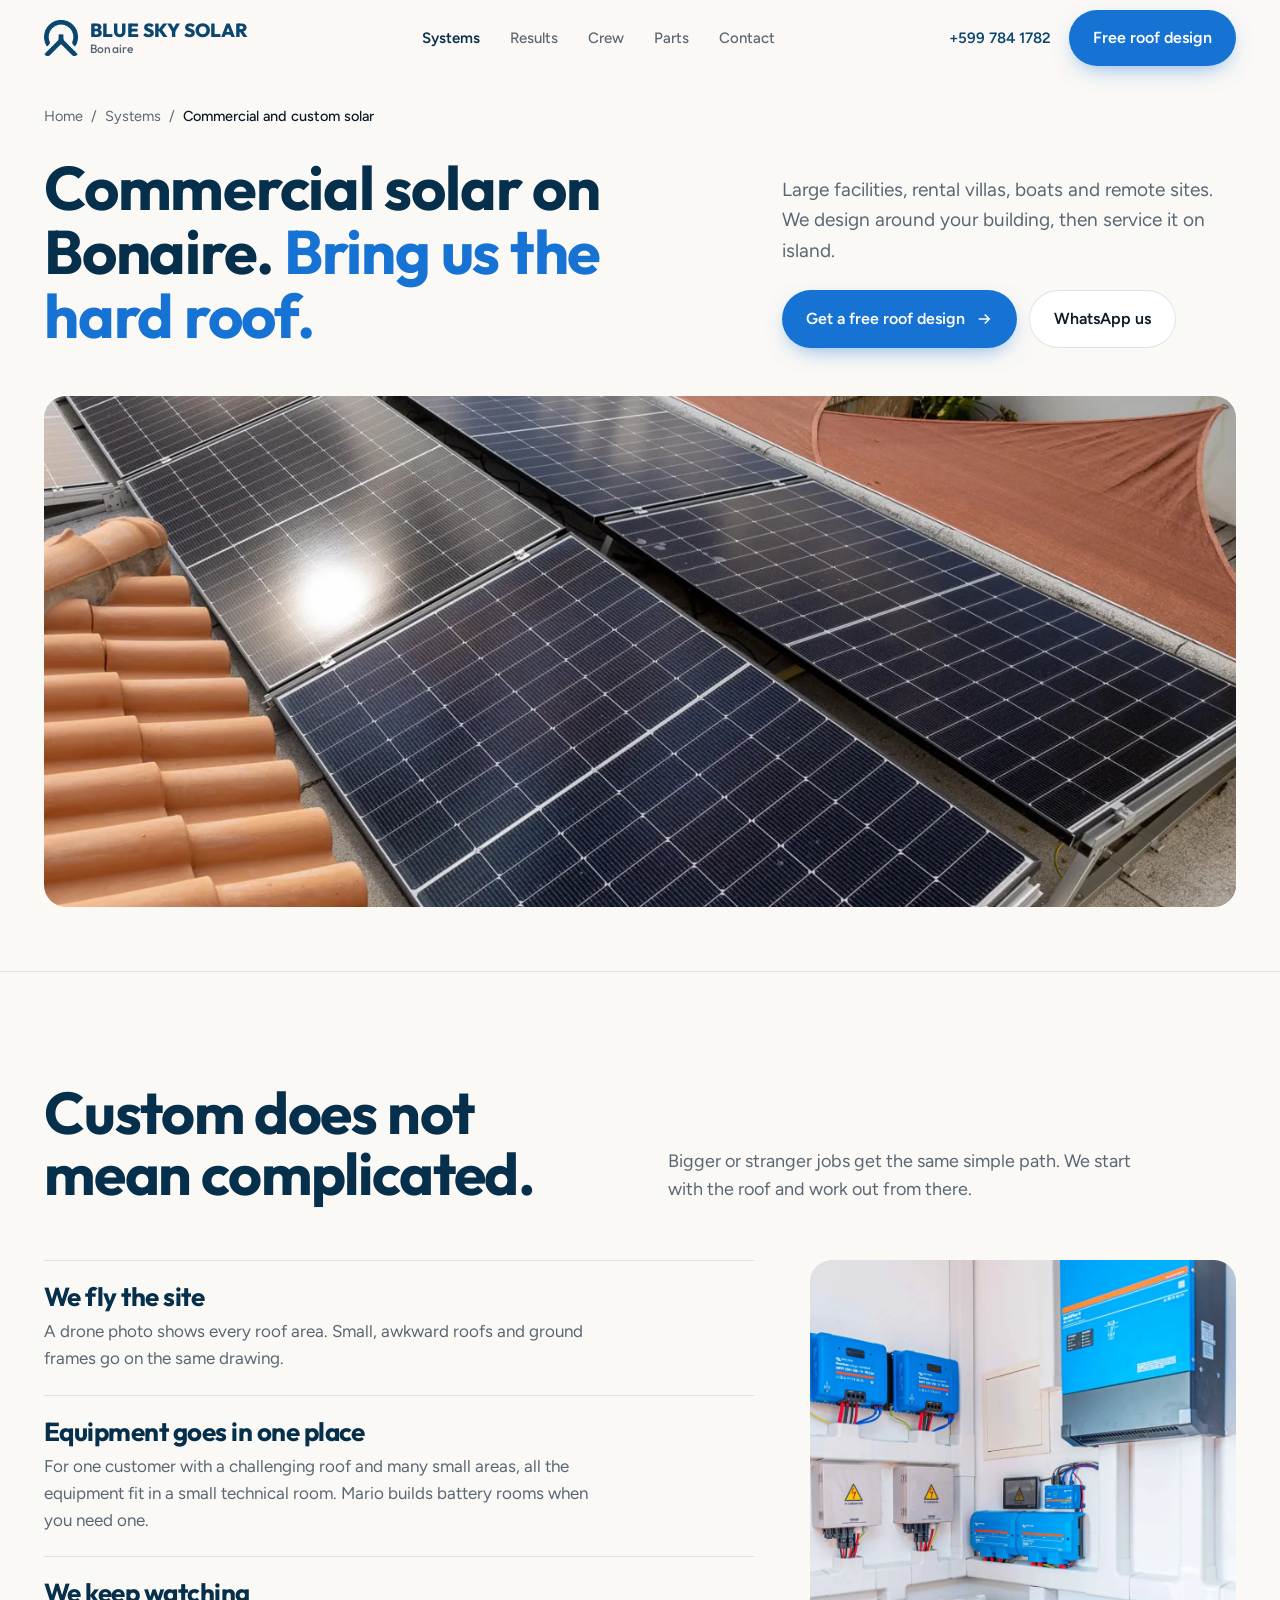
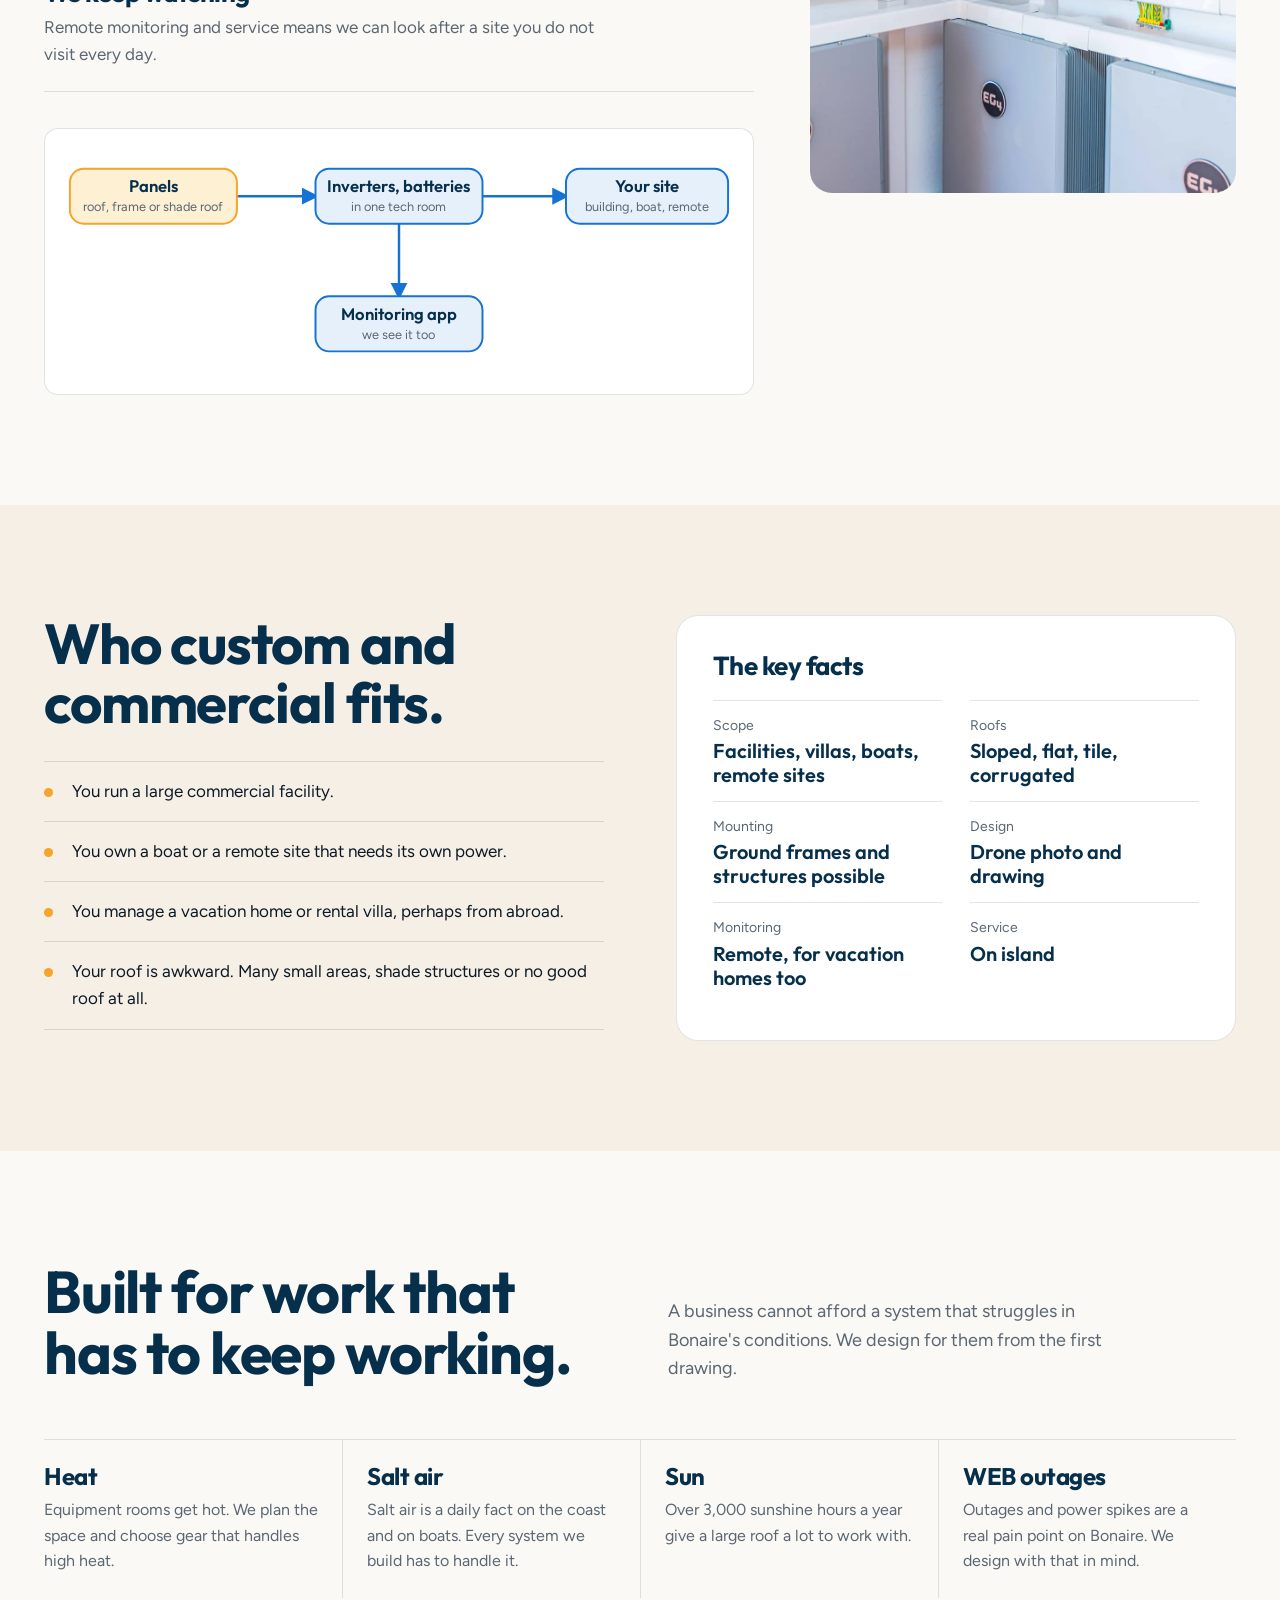
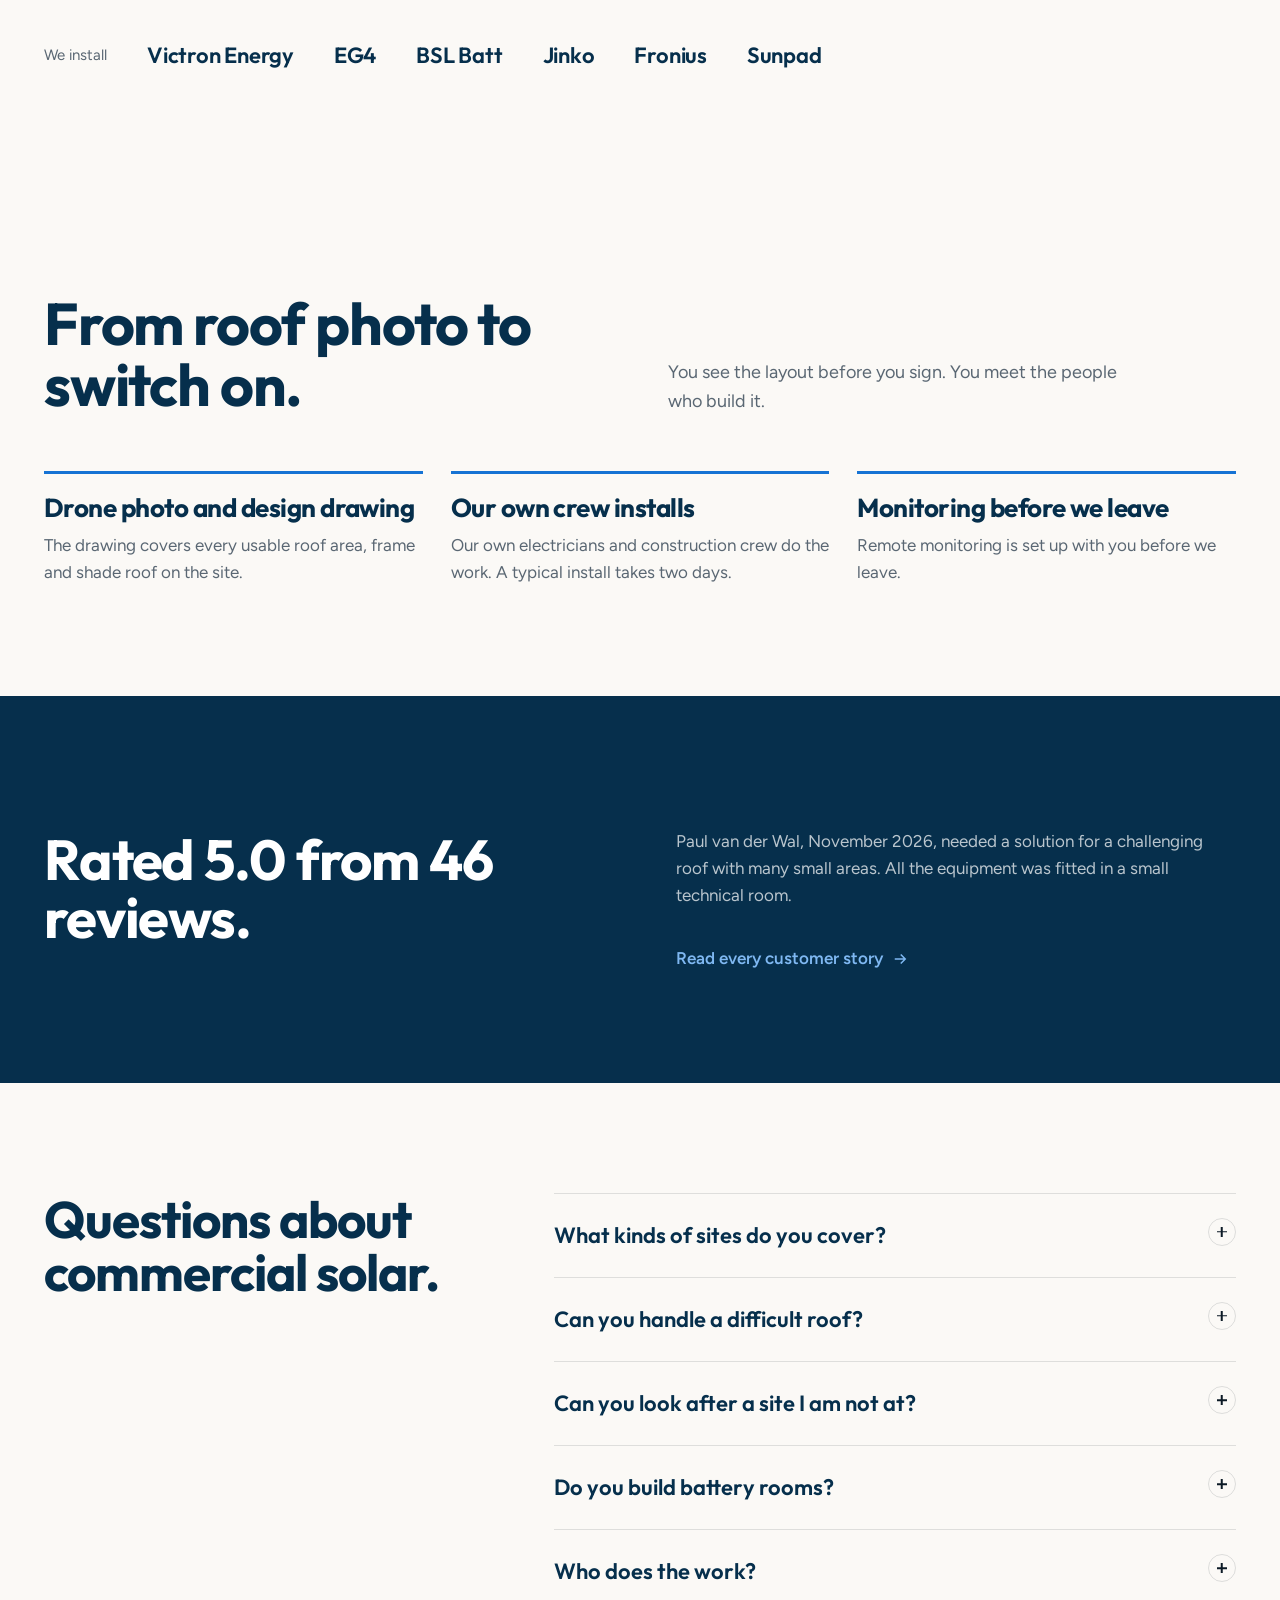
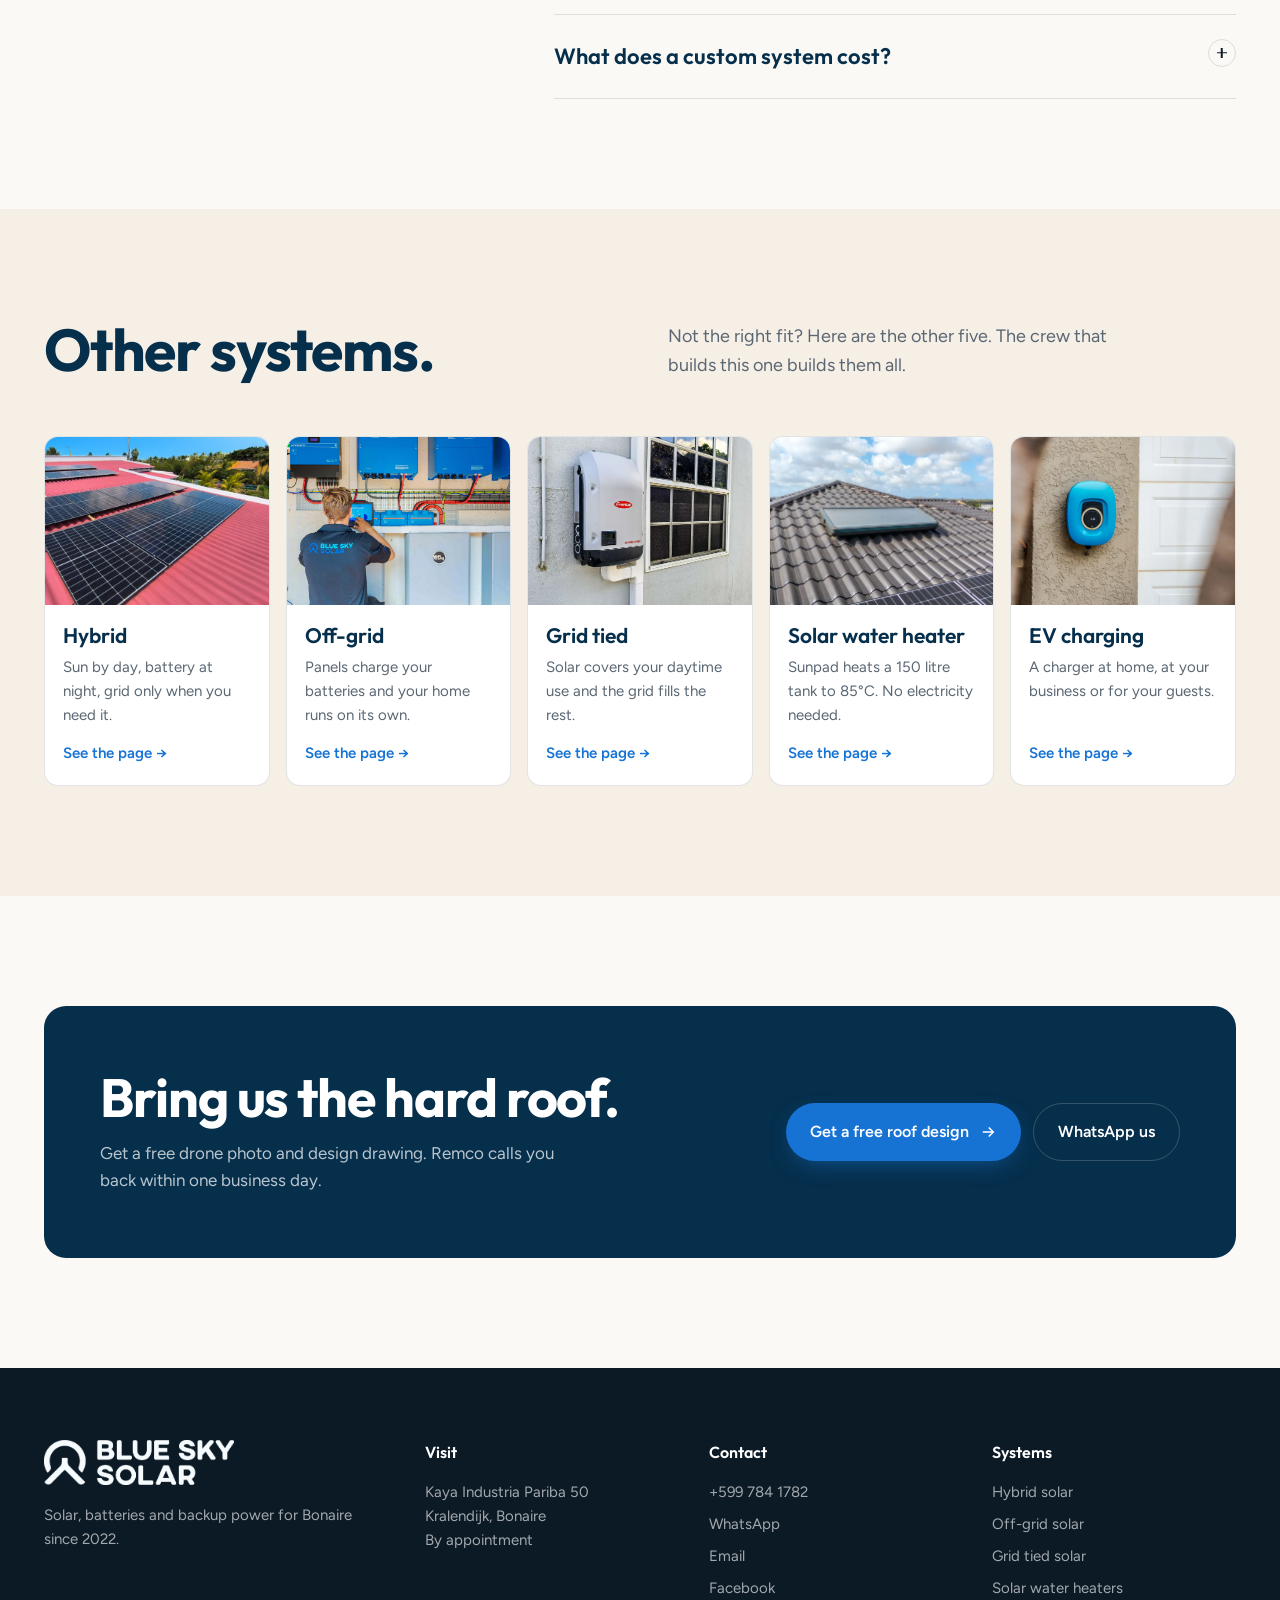
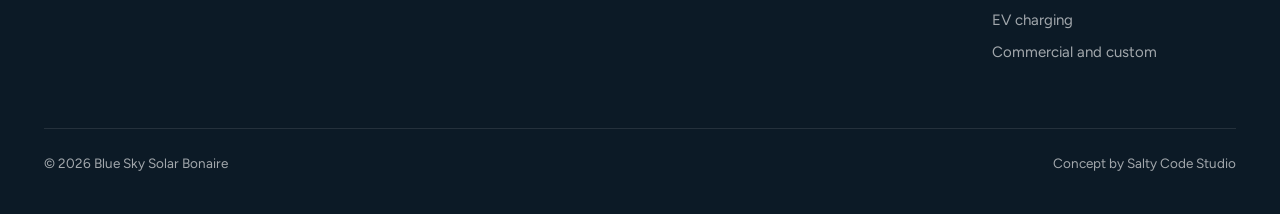
<file: commercial-solar-bonaire.html>
<!doctype html>
<html lang="en">
<head>
<meta charset="utf-8">
<meta name="viewport" content="width=device-width, initial-scale=1">
<meta name="robots" content="noindex, nofollow">
<title>Commercial Solar on Bonaire | Blue Sky Solar</title>
<meta name="description" content="Commercial and custom solar on Bonaire: large facilities, villas, boats and remote sites. Drone design, battery rooms, remote monitoring and local service.">
<link rel="canonical" href="https://blueskysolarbonaire.com/commercial-solar-bonaire/">
<meta property="og:type" content="website">
<meta property="og:site_name" content="Blue Sky Solar Bonaire">
<meta property="og:title" content="Commercial Solar on Bonaire | Blue Sky Solar">
<meta property="og:description" content="Commercial and custom solar on Bonaire: large facilities, villas, boats and remote sites. Drone design, battery rooms, remote monitoring and local service.">
<meta property="og:url" content="https://blueskysolarbonaire.com/commercial-solar-bonaire/">
<meta property="og:image" content="https://blueskysolarbonaire.com/img/villa-roof.jpg">
<meta name="twitter:card" content="summary_large_image">
<link rel="icon" href="img/BSS-Brandmark-FC.png">
<link rel="preconnect" href="https://fonts.googleapis.com">
<link rel="preconnect" href="https://fonts.gstatic.com" crossorigin>
<link href="https://fonts.googleapis.com/css2?family=Outfit:wght@500;600;700;800&family=Figtree:wght@400;500;600&display=swap" rel="stylesheet">
<link rel="stylesheet" href="css/site.css">
<link rel="stylesheet" href="css/system-page.css">
<script type="application/ld+json">
{
  "@context": "https://schema.org",
  "@type": "Service",
  "name": "Commercial and custom solar systems on Bonaire",
  "serviceType": "Commercial and custom solar systems",
  "description": "Commercial and custom solar on Bonaire: large facilities, villas, boats and remote sites. Drone design, battery rooms, remote monitoring and local service.",
  "url": "https://blueskysolarbonaire.com/commercial-solar-bonaire/",
  "areaServed": {
    "@type": "Place",
    "name": "Bonaire"
  },
  "provider": {
    "@type": "LocalBusiness",
    "name": "Blue Sky Solar Bonaire",
    "url": "https://blueskysolarbonaire.com",
    "telephone": "+5997841782",
    "email": "info@blueskysolarbonaire.com",
    "address": {
      "@type": "PostalAddress",
      "streetAddress": "Kaya Industria Pariba 50",
      "addressLocality": "Kralendijk",
      "addressRegion": "Bonaire",
      "addressCountry": "BQ"
    },
    "aggregateRating": {
      "@type": "AggregateRating",
      "ratingValue": "5.0",
      "bestRating": "5",
      "reviewCount": "46"
    }
  }
}
</script>
<script type="application/ld+json">
{
  "@context": "https://schema.org",
  "@type": "BreadcrumbList",
  "itemListElement": [
    {
      "@type": "ListItem",
      "position": 1,
      "name": "Home",
      "item": "https://blueskysolarbonaire.com/"
    },
    {
      "@type": "ListItem",
      "position": 2,
      "name": "Systems",
      "item": "https://blueskysolarbonaire.com/systems/"
    },
    {
      "@type": "ListItem",
      "position": 3,
      "name": "Commercial and custom solar",
      "item": "https://blueskysolarbonaire.com/commercial-solar-bonaire/"
    }
  ]
}
</script>
<script type="application/ld+json">
{
  "@context": "https://schema.org",
  "@type": "FAQPage",
  "mainEntity": [
    {
      "@type": "Question",
      "name": "What kinds of sites do you cover?",
      "acceptedAnswer": {
        "@type": "Answer",
        "text": "Large commercial facilities, boats, remote sites and vacation homes."
      }
    },
    {
      "@type": "Question",
      "name": "Can you handle a difficult roof?",
      "acceptedAnswer": {
        "@type": "Answer",
        "text": "Yes. We install on sloped, flat, tile and corrugated sheet roofs, and we can build ground frames and structures."
      }
    },
    {
      "@type": "Question",
      "name": "Can you look after a site I am not at?",
      "acceptedAnswer": {
        "@type": "Answer",
        "text": "Yes. We offer remote monitoring and service for vacation homes. We also set up the monitoring app with you before we leave."
      }
    },
    {
      "@type": "Question",
      "name": "Do you build battery rooms?",
      "acceptedAnswer": {
        "@type": "Answer",
        "text": "Yes. Mario on our crew builds battery rooms."
      }
    },
    {
      "@type": "Question",
      "name": "Who does the work?",
      "acceptedAnswer": {
        "@type": "Answer",
        "text": "Our own crew: electricians, construction and warehouse, working from our base on Kaya Industria Pariba."
      }
    },
    {
      "@type": "Question",
      "name": "What does a custom system cost?",
      "acceptedAnswer": {
        "@type": "Answer",
        "text": "It depends on consumption and your goal. We give a free consultation and a custom quote. Material prices move with purchase and transport costs, so ask for the current figure."
      }
    }
  ]
}
</script>
</head>
<body>

<header id="top">
  <div class="wrap bar">
    <a href="index.html" class="logo"><img src="img/BSS-Brandmark-FC.png" alt=""><span>BLUE SKY SOLAR<small>Bonaire</small></span></a>
    <nav class="main">
      <a href="systems.html">Systems</a>
      <a href="results.html">Results</a>
      <a href="crew.html">Crew</a>
      <a href="parts.html">Parts</a>
      <a href="contact.html">Contact</a>
    </nav>
    <div class="bar-cta">
      <a class="phone" href="tel:+5997841782">+599 784 1782</a>
      <a class="btn btn-sky" href="contact.html">Free roof design</a>
      <button class="menu-btn" aria-label="Menu" aria-expanded="false"><svg width="18" height="18" viewBox="0 0 24 24" fill="none" stroke="currentColor" stroke-width="2"><path d="M4 8h16M4 16h16"/></svg></button>
    </div>
  </div>
</header>
<div class="mobile-nav">
  <a href="index.html">Home</a><a href="systems.html">Systems</a><a href="results.html">Results</a><a href="crew.html">Crew</a><a href="parts.html">Parts</a><a href="contact.html">Contact</a>
</div>
<main>
<div class="wrap crumbs"><nav aria-label="Breadcrumb"><a href="index.html">Home</a><span>/</span><a href="systems.html">Systems</a><span>/</span><span aria-current="page">Commercial and custom solar</span></nav></div>

<section class="page-hero">
  <div class="wrap">
    <h1>Commercial solar on Bonaire. <span>Bring us the hard roof.</span></h1>
    <div>
      <p>Large facilities, rental villas, boats and remote sites. We design around your building, then service it on island.</p>
      <div class="hero-actions">
        <a class="btn btn-sky" href="contact.html#quote">Get a free roof design <svg viewBox="0 0 24 24" fill="none" stroke="currentColor" stroke-width="2"><path d="M5 12h14M13 6l6 6-6 6"/></svg></a>
        <a class="btn btn-ghost" href="https://wa.me/5997841782?text=Hi%20Blue%20Sky%2C%20I%20would%20like%20a%20commercial%20or%20custom%20solar%20system%20on%20Bonaire.">WhatsApp us</a>
      </div>
    </div>
  </div>
  <div class="wrap">
    <figure class="wide-photo rv"><picture><source srcset="img/villa-roof.webp" type="image/webp"><img src="img/villa-roof.jpg" alt="Solar panels on a villa roof by the water" width="2400" height="1600" fetchpriority="high"></picture></figure>
  </div>
</section>

<section class="sec">
  <div class="wrap">
    <div class="sec-head">
      <h2>Custom does not mean complicated.</h2>
      <p>Bigger or stranger jobs get the same simple path. We start with the roof and work out from there.</p>
    </div>
    <div class="how-grid">
      <div>
        <div class="how-list"><div class="how-item"><h3>We fly the site</h3><p>A drone photo shows every roof area. Small, awkward roofs and ground frames go on the same drawing.</p></div><div class="how-item"><h3>Equipment goes in one place</h3><p>For one customer with a challenging roof and many small areas, all the equipment fit in a small technical room. Mario builds battery rooms when you need one.</p></div><div class="how-item"><h3>We keep watching</h3><p>Remote monitoring and service means we can look after a site you do not visit every day.</p></div></div>
        <div class="flow rv"><svg class="flow-svg" viewBox="0 0 680 230" role="img" aria-label="Diagram: panels on roofs or frames feed inverters and batteries in a technical room. They power your site and report to a monitoring app.">
<defs><marker id="ah" viewBox="0 0 10 10" refX="8" refY="5" markerWidth="7" markerHeight="7" orient="auto-start-reverse"><path d="M0 0L10 5L0 10z" fill="#1673d4"/></marker></defs>
<line x1="175" y1="48.0" x2="255" y2="48.0" stroke="#1673d4" stroke-width="2.5" marker-end="url(#ah)"/>
<line x1="425" y1="48.0" x2="510" y2="48.0" stroke="#1673d4" stroke-width="2.5" marker-end="url(#ah)"/>
<line x1="340.0" y1="76" x2="340.0" y2="150" stroke="#1673d4" stroke-width="2.5" marker-end="url(#ah)"/>
<rect x="5" y="20" width="170" height="56" rx="14" fill="#fdf0d3" stroke="#f4a52a" stroke-width="2"/>
<text x="90.0" y="44" text-anchor="middle" font-family="Outfit,sans-serif" font-weight="600" font-size="17" fill="#062f4c">Panels</text>
<text x="90.0" y="63" text-anchor="middle" font-family="Figtree,sans-serif" font-size="13" fill="#5a6773">roof, frame or shade roof</text>
<rect x="255" y="20" width="170" height="56" rx="14" fill="#e6f0fb" stroke="#1673d4" stroke-width="2"/>
<text x="340.0" y="44" text-anchor="middle" font-family="Outfit,sans-serif" font-weight="600" font-size="17" fill="#062f4c">Inverters, batteries</text>
<text x="340.0" y="63" text-anchor="middle" font-family="Figtree,sans-serif" font-size="13" fill="#5a6773">in one tech room</text>
<rect x="510" y="20" width="165" height="56" rx="14" fill="#e6f0fb" stroke="#1673d4" stroke-width="2"/>
<text x="592.5" y="44" text-anchor="middle" font-family="Outfit,sans-serif" font-weight="600" font-size="17" fill="#062f4c">Your site</text>
<text x="592.5" y="63" text-anchor="middle" font-family="Figtree,sans-serif" font-size="13" fill="#5a6773">building, boat, remote</text>
<rect x="255" y="150" width="170" height="56" rx="14" fill="#e6f0fb" stroke="#1673d4" stroke-width="2"/>
<text x="340.0" y="174" text-anchor="middle" font-family="Outfit,sans-serif" font-weight="600" font-size="17" fill="#062f4c">Monitoring app</text>
<text x="340.0" y="193" text-anchor="middle" font-family="Figtree,sans-serif" font-size="13" fill="#5a6773">we see it too</text>
</svg></div>
      </div>
      <figure class="side-photo rv"><picture><source srcset="img/techroom.webp" type="image/webp"><img src="img/techroom.jpg" alt="Victron and EG4 equipment in a technical room" loading="lazy"></picture></figure>
    </div>
  </div>
</section>

<section class="sec fits">
  <div class="wrap fit-grid">
    <div>
      <h2>Who custom and commercial fits.</h2>
      <ul class="fit-list"><li>You run a large commercial facility.</li><li>You own a boat or a remote site that needs its own power.</li><li>You manage a vacation home or rental villa, perhaps from abroad.</li><li>Your roof is awkward. Many small areas, shade structures or no good roof at all.</li></ul>
    </div>
    <div class="fit-facts rv">
      <h3>The key facts</h3>
      <dl class="kf"><div><dt>Scope</dt><dd>Facilities, villas, boats, remote sites</dd></div><div><dt>Roofs</dt><dd>Sloped, flat, tile, corrugated</dd></div><div><dt>Mounting</dt><dd>Ground frames and structures possible</dd></div><div><dt>Design</dt><dd>Drone photo and drawing</dd></div><div><dt>Monitoring</dt><dd>Remote, for vacation homes too</dd></div><div><dt>Service</dt><dd>On island</dd></div></dl>
    </div>
  </div>
</section>

<section class="sec bonaire">
  <div class="wrap">
    <div class="sec-head">
      <h2>Built for work that has to keep working.</h2>
      <p>A business cannot afford a system that struggles in Bonaire's conditions. We design for them from the first drawing.</p>
    </div>
    <div class="bn-grid"><div class="bn-item"><h3>Heat</h3><p>Equipment rooms get hot. We plan the space and choose gear that handles high heat.</p></div><div class="bn-item"><h3>Salt air</h3><p>Salt air is a daily fact on the coast and on boats. Every system we build has to handle it.</p></div><div class="bn-item"><h3>Sun</h3><p>Over 3,000 sunshine hours a year give a large roof a lot to work with.</p></div><div class="bn-item"><h3>WEB outages</h3><p>Outages and power spikes are a real pain point on Bonaire. We design with that in mind.</p></div></div>
    <div class="brands"><span>We install</span><strong>Victron Energy</strong><strong>EG4</strong><strong>BSL Batt</strong><strong>Jinko</strong><strong>Fronius</strong><strong>Sunpad</strong></div>
  </div>
</section>

<section class="sec">
  <div class="wrap">
    <div class="sec-head">
      <h2>From roof photo to switch on.</h2>
      <p>You see the layout before you sign. You meet the people who build it.</p>
    </div>
    <div class="proc"><div class="proc-item rv"><h3>Drone photo and design drawing</h3><p>The drawing covers every usable roof area, frame and shade roof on the site.</p></div><div class="proc-item rv"><h3>Our own crew installs</h3><p>Our own electricians and construction crew do the work. A typical install takes two days.</p></div><div class="proc-item rv"><h3>Monitoring before we leave</h3><p>Remote monitoring is set up with you before we leave.</p></div></div>
  </div>
</section>

<section class="sec proof">
  <div class="wrap proof-grid"><div class="proof-big">Rated 5.0 from 46 reviews.</div><div class="proof-side"><p class="proof-note">Paul van der Wal, November 2026, needed a solution for a challenging roof with many small areas. All the equipment was fitted in a small technical room.</p><a class="more" href="results.html">Read every customer story <svg viewBox="0 0 24 24" fill="none" stroke="currentColor" stroke-width="2"><path d="M5 12h14M13 6l6 6-6 6"/></svg></a></div></div>
</section>

<section class="sec" id="faq">
  <div class="wrap">
    <div class="faq">
      <h2>Questions about commercial solar.</h2>
      <div><details><summary>What kinds of sites do you cover?<i></i></summary><p>Large commercial facilities, boats, remote sites and vacation homes.</p></details><details><summary>Can you handle a difficult roof?<i></i></summary><p>Yes. We install on sloped, flat, tile and corrugated sheet roofs, and we can build ground frames and structures.</p></details><details><summary>Can you look after a site I am not at?<i></i></summary><p>Yes. We offer remote monitoring and service for vacation homes. We also set up the monitoring app with you before we leave.</p></details><details><summary>Do you build battery rooms?<i></i></summary><p>Yes. Mario on our crew builds battery rooms.</p></details><details><summary>Who does the work?<i></i></summary><p>Our own crew: electricians, construction and warehouse, working from our base on Kaya Industria Pariba.</p></details><details><summary>What does a custom system cost?<i></i></summary><p>It depends on consumption and your goal. We give a free consultation and a custom quote. Material prices move with purchase and transport costs, so ask for the current figure.</p></details></div>
    </div>
  </div>
</section>

<section class="sec others">
  <div class="wrap">
    <div class="sec-head">
      <h2>Other systems.</h2>
      <p>Not the right fit? Here are the other five. The crew that builds this one builds them all.</p>
    </div>
    <div class="other-grid"><a class="other-card rv" href="hybrid-solar-bonaire.html"><div class="other-img"><picture><source srcset="img/irene-roof.webp" type="image/webp"><img src="img/irene-roof.jpg" alt="Solar panels on a red roof in Bonaire" loading="lazy"></picture></div><div class="other-body"><b>Hybrid</b><span>Sun by day, battery at night, grid only when you need it.</span><i>See the page</i></div></a><a class="other-card rv" href="off-grid-solar-bonaire.html"><div class="other-img"><picture><source srcset="img/install.webp" type="image/webp"><img src="img/install.jpg" alt="Blue Sky Solar technician wiring Victron inverters" loading="lazy"></picture></div><div class="other-body"><b>Off-grid</b><span>Panels charge your batteries and your home runs on its own.</span><i>See the page</i></div></a><a class="other-card rv" href="grid-tied-solar-bonaire.html"><div class="other-img"><picture><source srcset="img/gridtied.webp" type="image/webp"><img src="img/gridtied.jpg" alt="Fronius grid tied inverter on a wall" loading="lazy"></picture></div><div class="other-body"><b>Grid tied</b><span>Solar covers your daytime use and the grid fills the rest.</span><i>See the page</i></div></a><a class="other-card rv" href="solar-water-heater-bonaire.html"><div class="other-img"><picture><source srcset="img/heater.webp" type="image/webp"><img src="img/heater.jpg" alt="Sunpad solar water heater on a tiled roof" loading="lazy"></picture></div><div class="other-body"><b>Solar water heater</b><span>Sunpad heats a 150 litre tank to 85°C. No electricity needed.</span><i>See the page</i></div></a><a class="other-card rv" href="ev-charging-bonaire.html"><div class="other-img"><picture><source srcset="img/ev.webp" type="image/webp"><img src="img/ev.jpg" alt="Blue EV charger on a wall" loading="lazy"></picture></div><div class="other-body"><b>EV charging</b><span>A charger at home, at your business or for your guests.</span><i>See the page</i></div></a></div>
  </div>
</section>

<section class="sec">
  <div class="wrap">
    <div class="cta-band rv">
      <div><h2>Bring us the hard roof.</h2><p>Get a free drone photo and design drawing. Remco calls you back within one business day.</p></div>
      <div class="hero-actions">
        <a class="btn btn-sky" href="contact.html#quote">Get a free roof design <svg viewBox="0 0 24 24" fill="none" stroke="currentColor" stroke-width="2"><path d="M5 12h14M13 6l6 6-6 6"/></svg></a>
        <a class="btn btn-light" href="https://wa.me/5997841782?text=Hi%20Blue%20Sky%2C%20I%20would%20like%20a%20commercial%20or%20custom%20solar%20system%20on%20Bonaire.">WhatsApp us</a>
      </div>
    </div>
  </div>
</section>
</main>

<footer>
  <div class="wrap">
    <div class="foot">
      <div><img src="img/BSS-Logo-White.png" alt="Blue Sky Solar"><p>Solar, batteries and backup power for Bonaire since 2022.</p></div>
      <div><h4>Visit</h4><p>Kaya Industria Pariba 50<br>Kralendijk, Bonaire<br>By appointment</p></div>
      <div><h4>Contact</h4><a href="tel:+5997841782">+599 784 1782</a><a href="https://wa.me/5997841782">WhatsApp</a><a href="mailto:info@blueskysolarbonaire.com">Email</a><a href="https://www.facebook.com/blueskysolarbonaire">Facebook</a></div>
      <div><h4>Systems</h4><a href="hybrid-solar-bonaire.html">Hybrid solar</a><a href="off-grid-solar-bonaire.html">Off-grid solar</a><a href="grid-tied-solar-bonaire.html">Grid tied solar</a><a href="solar-water-heater-bonaire.html">Solar water heaters</a><a href="ev-charging-bonaire.html">EV charging</a><a href="commercial-solar-bonaire.html">Commercial and custom</a></div>
    </div>
    <div class="legal"><span>© 2026 Blue Sky Solar Bonaire</span><span>Concept by Salty Code Studio</span></div>
  </div>
</footer>

<div class="sticky-cta"><a class="btn btn-sky" href="contact.html#quote">Free roof design</a><a class="btn btn-ghost" href="https://wa.me/5997841782" aria-label="WhatsApp">WhatsApp</a></div>

<script src="js/site.js" defer></script>
</body>
</html>
</file>
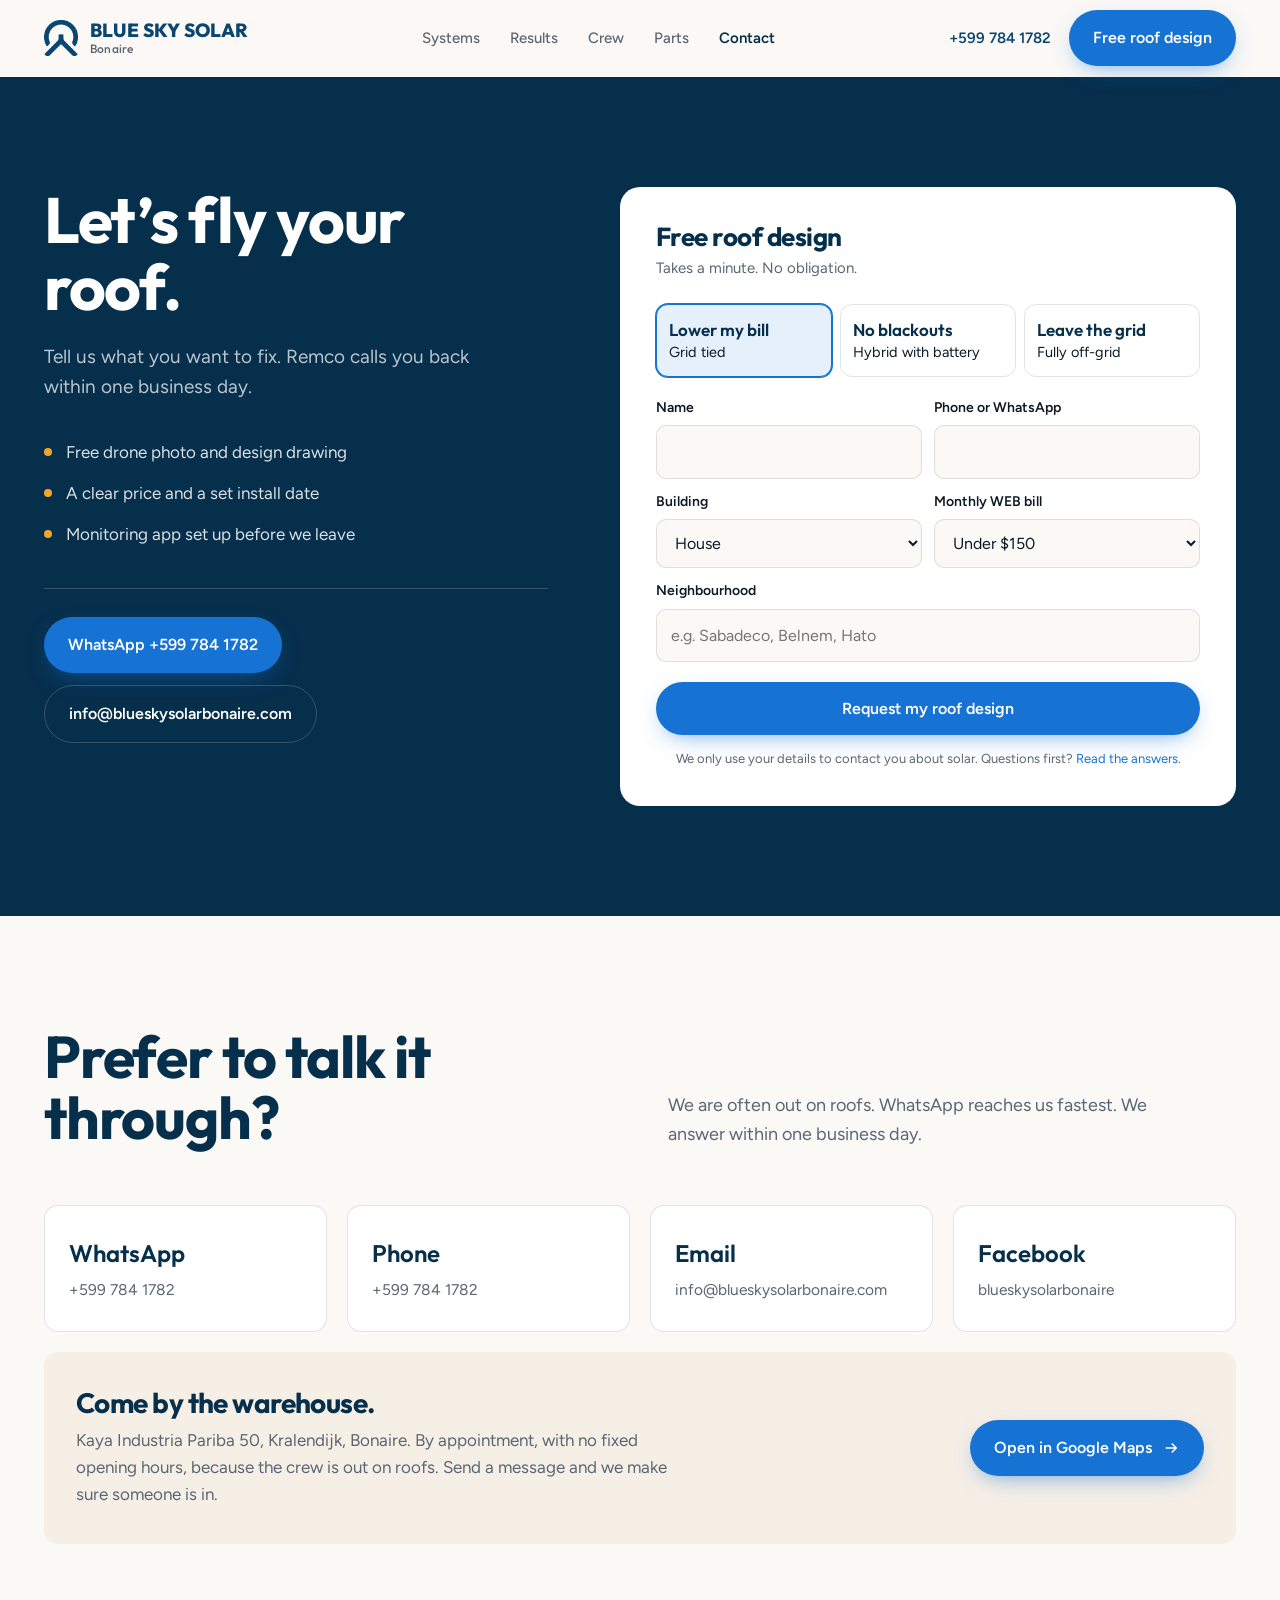
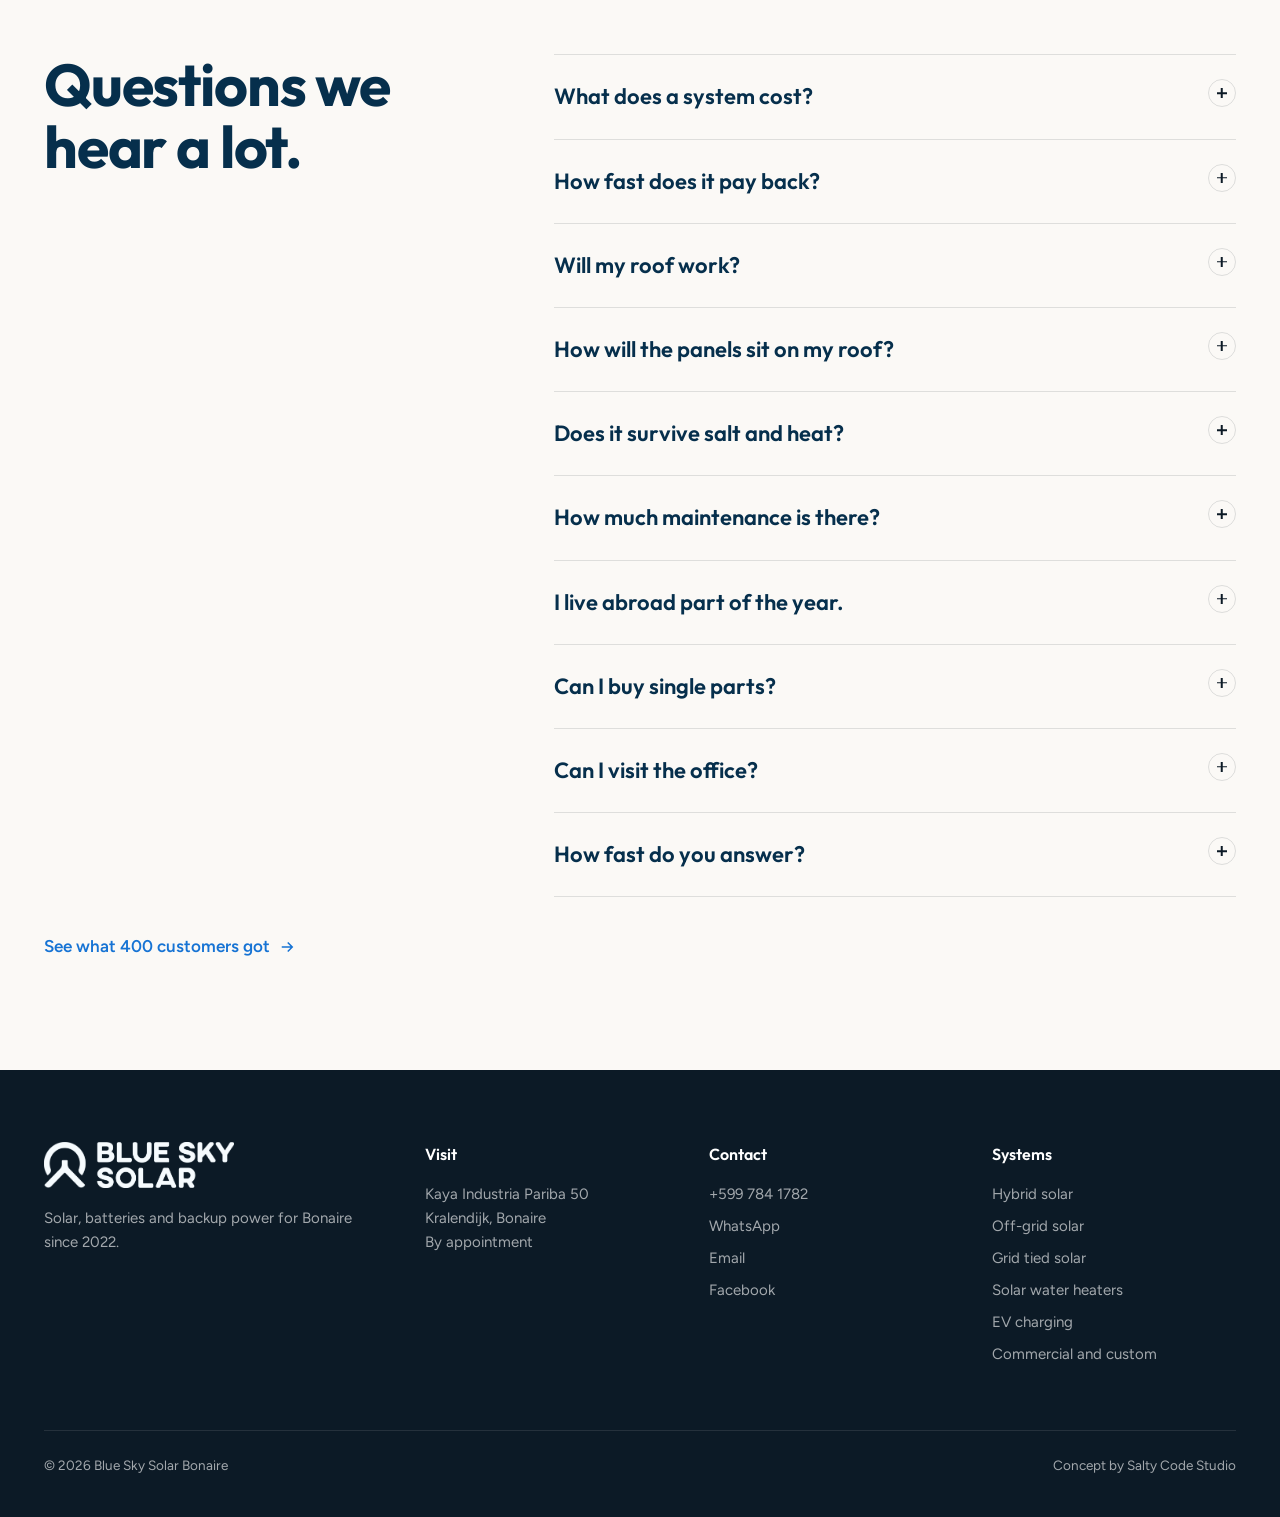
<file: contact.html>
<!doctype html>
<html lang="en">
<head>
<meta charset="utf-8">
<meta name="viewport" content="width=device-width, initial-scale=1">
<meta name="robots" content="noindex, nofollow">
<title>Contact and free roof design | Blue Sky Solar Bonaire</title>
<meta name="description" content="Request a free drone roof design from Blue Sky Solar Bonaire. WhatsApp, phone, email or visit Kaya Industria Pariba 50.">
<link rel="icon" href="img/BSS-Brandmark-FC.png">
<link rel="preconnect" href="https://fonts.googleapis.com">
<link rel="preconnect" href="https://fonts.gstatic.com" crossorigin>
<link href="https://fonts.googleapis.com/css2?family=Outfit:wght@500;600;700;800&family=Figtree:wght@400;500;600&display=swap" rel="stylesheet">
<link rel="stylesheet" href="css/site.css">
<link rel="stylesheet" href="css/contact.css">
</head>
<body>

<header id="top">
  <div class="wrap bar">
    <a href="index.html" class="logo"><img src="img/BSS-Brandmark-FC.png" alt=""><span>BLUE SKY SOLAR<small>Bonaire</small></span></a>
    <nav class="main">
      <a href="systems.html">Systems</a>
      <a href="results.html">Results</a>
      <a href="crew.html">Crew</a>
      <a href="parts.html">Parts</a>
      <a href="contact.html">Contact</a>
    </nav>
    <div class="bar-cta">
      <a class="phone" href="tel:+5997841782">+599 784 1782</a>
      <a class="btn btn-sky" href="contact.html">Free roof design</a>
      <button class="menu-btn" aria-label="Menu" aria-expanded="false"><svg width="18" height="18" viewBox="0 0 24 24" fill="none" stroke="currentColor" stroke-width="2"><path d="M4 8h16M4 16h16"/></svg></button>
    </div>
  </div>
</header>
<div class="mobile-nav">
  <a href="index.html">Home</a><a href="systems.html">Systems</a><a href="results.html">Results</a><a href="crew.html">Crew</a><a href="parts.html">Parts</a><a href="contact.html">Contact</a>
</div>

<main>
<section class="sec quote" id="quote">
  <div class="wrap quote-grid">
    <div>
      <h2>Let’s fly your roof.</h2>
      <p class="quote-lead">Tell us what you want to fix. Remco calls you back within one business day.</p>
      <div class="promise">
        <div>Free drone photo and design drawing</div>
        <div>A clear price and a set install date</div>
        <div>Monitoring app set up before we leave</div>
      </div>
      <div class="direct">
        <a class="btn btn-sky" href="https://wa.me/5997841782">WhatsApp +599 784 1782</a>
        <a class="btn btn-light" href="mailto:info@blueskysolarbonaire.com">info@blueskysolarbonaire.com</a>
      </div>
    </div>
    <form id="qform" novalidate>
      <div class="form-inner">
        <h3>Free roof design</h3>
        <p class="sub">Takes a minute. No obligation.</p>
        <div class="goal" role="radiogroup" aria-label="What do you want to fix?">
          <label><input type="radio" name="goal" value="bill" checked><span><b>Lower my bill</b>Grid tied</span></label>
          <label><input type="radio" name="goal" value="backup"><span><b>No blackouts</b>Hybrid with battery</span></label>
          <label><input type="radio" name="goal" value="offgrid"><span><b>Leave the grid</b>Fully off-grid</span></label>
        </div>
        <div class="fields">
          <div class="field"><label for="n">Name</label><input id="n" name="name" autocomplete="name" required></div>
          <div class="field"><label for="p">Phone or WhatsApp</label><input id="p" name="phone" type="tel" autocomplete="tel" required></div>
          <div class="field"><label for="t">Building</label><select id="t" name="type"><option>House</option><option>Villa or rental</option><option>Business</option><option>Boat or remote site</option></select></div>
          <div class="field"><label for="b">Monthly WEB bill</label><select id="b" name="bill"><option>Under $150</option><option>$150 to $350</option><option>$350 to $700</option><option>Over $700</option></select></div>
          <div class="field full"><label for="a">Neighbourhood</label><input id="a" name="area" placeholder="e.g. Sabadeco, Belnem, Hato"></div>
        </div>
        <button class="btn btn-sky" type="submit">Request my roof design</button>
        <p class="consent">We only use your details to contact you about solar. Questions first? <a href="contact.html#faq" style="color:var(--sky)">Read the answers</a>.</p>
      </div>
      <div class="sent"><h3>Got it. Thank you.</h3><p class="sub">We call you back within one business day. Want it faster? WhatsApp us on +599 784 1782.</p></div>
    </form>
  </div>
</section>

<section class="sec" id="contact">
  <div class="wrap">
    <div class="sec-head">
      <h2>Prefer to talk it through?</h2>
      <p>We are often out on roofs. WhatsApp reaches us fastest. We answer within one business day.</p>
    </div>
    <div class="contact-grid">
      <a class="c-card rv" href="https://wa.me/5997841782"><b>WhatsApp</b><span>+599 784 1782</span></a>
      <a class="c-card rv" href="tel:+5997841782"><b>Phone</b><span>+599 784 1782</span></a>
      <a class="c-card rv" href="mailto:info@blueskysolarbonaire.com"><b>Email</b><span>info@blueskysolarbonaire.com</span></a>
      <a class="c-card rv" href="https://www.facebook.com/blueskysolarbonaire"><b>Facebook</b><span>blueskysolarbonaire</span></a>
    </div>
    <div class="visit rv">
      <div>
        <h3>Come by the warehouse.</h3>
        <p>Kaya Industria Pariba 50, Kralendijk, Bonaire. By appointment, with no fixed opening hours, because the crew is out on roofs. Send a message and we make sure someone is in.</p>
      </div>
      <a class="btn btn-sky" href="https://maps.google.com/?q=Kaya+Industria+Pariba+50+Kralendijk+Bonaire">Open in Google Maps <svg viewBox="0 0 24 24" fill="none" stroke="currentColor" stroke-width="2"><path d="M5 12h14M13 6l6 6-6 6"/></svg></a>
    </div>
  </div>
</section>

<section class="sec" id="faq" style="padding-top:0">
  <div class="wrap">
    <div class="faq">
      <h2>Questions we hear a lot.</h2>
      <div>
        <details><summary>What does a system cost?<i></i></summary><p>It depends on how much power you use and what you want to fix. We give a free consultation and a custom quote. Material prices move with purchase and transport costs, so ask for the current figure.</p></details>
        <details><summary>How fast does it pay back?<i></i></summary><p>Hybrid and off-grid systems usually pay back in 4 to 5 years. Grid tied is the fastest, at around 2 years.</p></details>
        <details><summary>Will my roof work?<i></i></summary><p>Most likely. We install on sloped, flat, tile and corrugated sheet roofs. No good roof? We can build a ground frame. One customer has 32 panels on a frame at the back of the property and 17 on the garage and pool shade roof.</p></details>
        <details><summary>How will the panels sit on my roof?<i></i></summary><p>We fly a drone over your roof. The photo becomes a design drawing that shows the panel layout. It comes with your quote, so you see it before you sign.</p></details>
        <details><summary>Does it survive salt and heat?<i></i></summary><p>Bonaire gets over 3,000 sunshine hours a year, with high heat and salt air. Every system we build has to handle both.</p></details>
        <details><summary>How much maintenance is there?<i></i></summary><p>Clean the panels about twice a year with water only. No cleaning agents.</p></details>
        <details><summary>I live abroad part of the year.<i></i></summary><p>We set up the monitoring app with you before we leave. We also offer remote monitoring and service for vacation homes.</p></details>
        <details><summary>Can I buy single parts?<i></i></summary><p>Yes. We sell individual materials, even a single panel. See <a href="parts.html" style="color:var(--sky);font-weight:600">what we keep in stock</a>.</p></details>
        <details><summary>Can I visit the office?<i></i></summary><p>Yes, by appointment. We are often out on roofs, so message first. The coffee is always fresh.</p></details>
        <details><summary>How fast do you answer?<i></i></summary><p>Within one business day. WhatsApp is usually quickest.</p></details>
      </div>
    </div>
    <a class="more" href="results.html">See what 400 customers got <svg viewBox="0 0 24 24" fill="none" stroke="currentColor" stroke-width="2"><path d="M5 12h14M13 6l6 6-6 6"/></svg></a>
  </div>
</section>
</main>

<footer>
  <div class="wrap">
    <div class="foot">
      <div><img src="img/BSS-Logo-White.png" alt="Blue Sky Solar"><p>Solar, batteries and backup power for Bonaire since 2022.</p></div>
      <div><h4>Visit</h4><p>Kaya Industria Pariba 50<br>Kralendijk, Bonaire<br>By appointment</p></div>
      <div><h4>Contact</h4><a href="tel:+5997841782">+599 784 1782</a><a href="https://wa.me/5997841782">WhatsApp</a><a href="mailto:info@blueskysolarbonaire.com">Email</a><a href="https://www.facebook.com/blueskysolarbonaire">Facebook</a></div>
      <div><h4>Systems</h4><a href="hybrid-solar-bonaire.html">Hybrid solar</a><a href="off-grid-solar-bonaire.html">Off-grid solar</a><a href="grid-tied-solar-bonaire.html">Grid tied solar</a><a href="solar-water-heater-bonaire.html">Solar water heaters</a><a href="ev-charging-bonaire.html">EV charging</a><a href="commercial-solar-bonaire.html">Commercial and custom</a></div>
    </div>
    <div class="legal"><span>© 2026 Blue Sky Solar Bonaire</span><span>Concept by Salty Code Studio</span></div>
  </div>
</footer>

<div class="sticky-cta"><a class="btn btn-sky" href="#quote">Free roof design</a><a class="btn btn-ghost" href="https://wa.me/5997841782" aria-label="WhatsApp">WhatsApp</a></div>

<script src="js/site.js" defer></script>
</body>
</html>
</file>
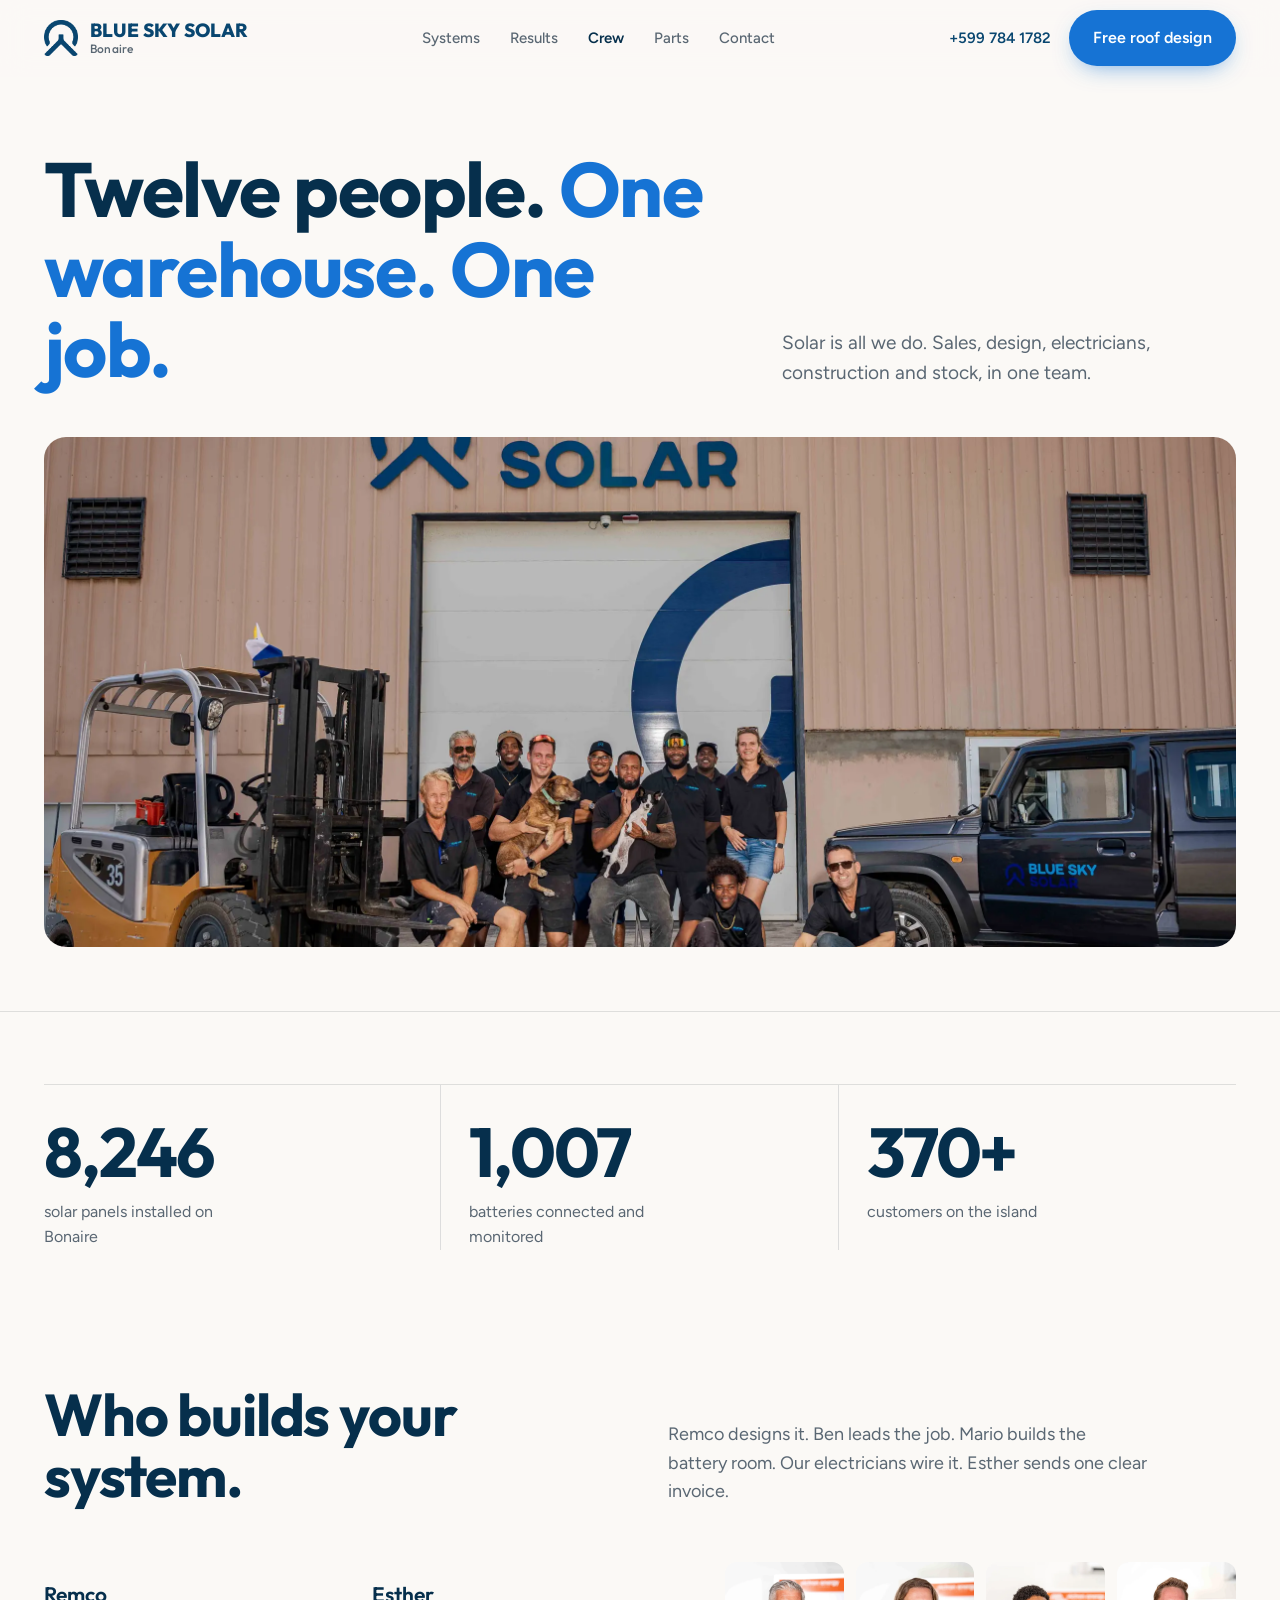
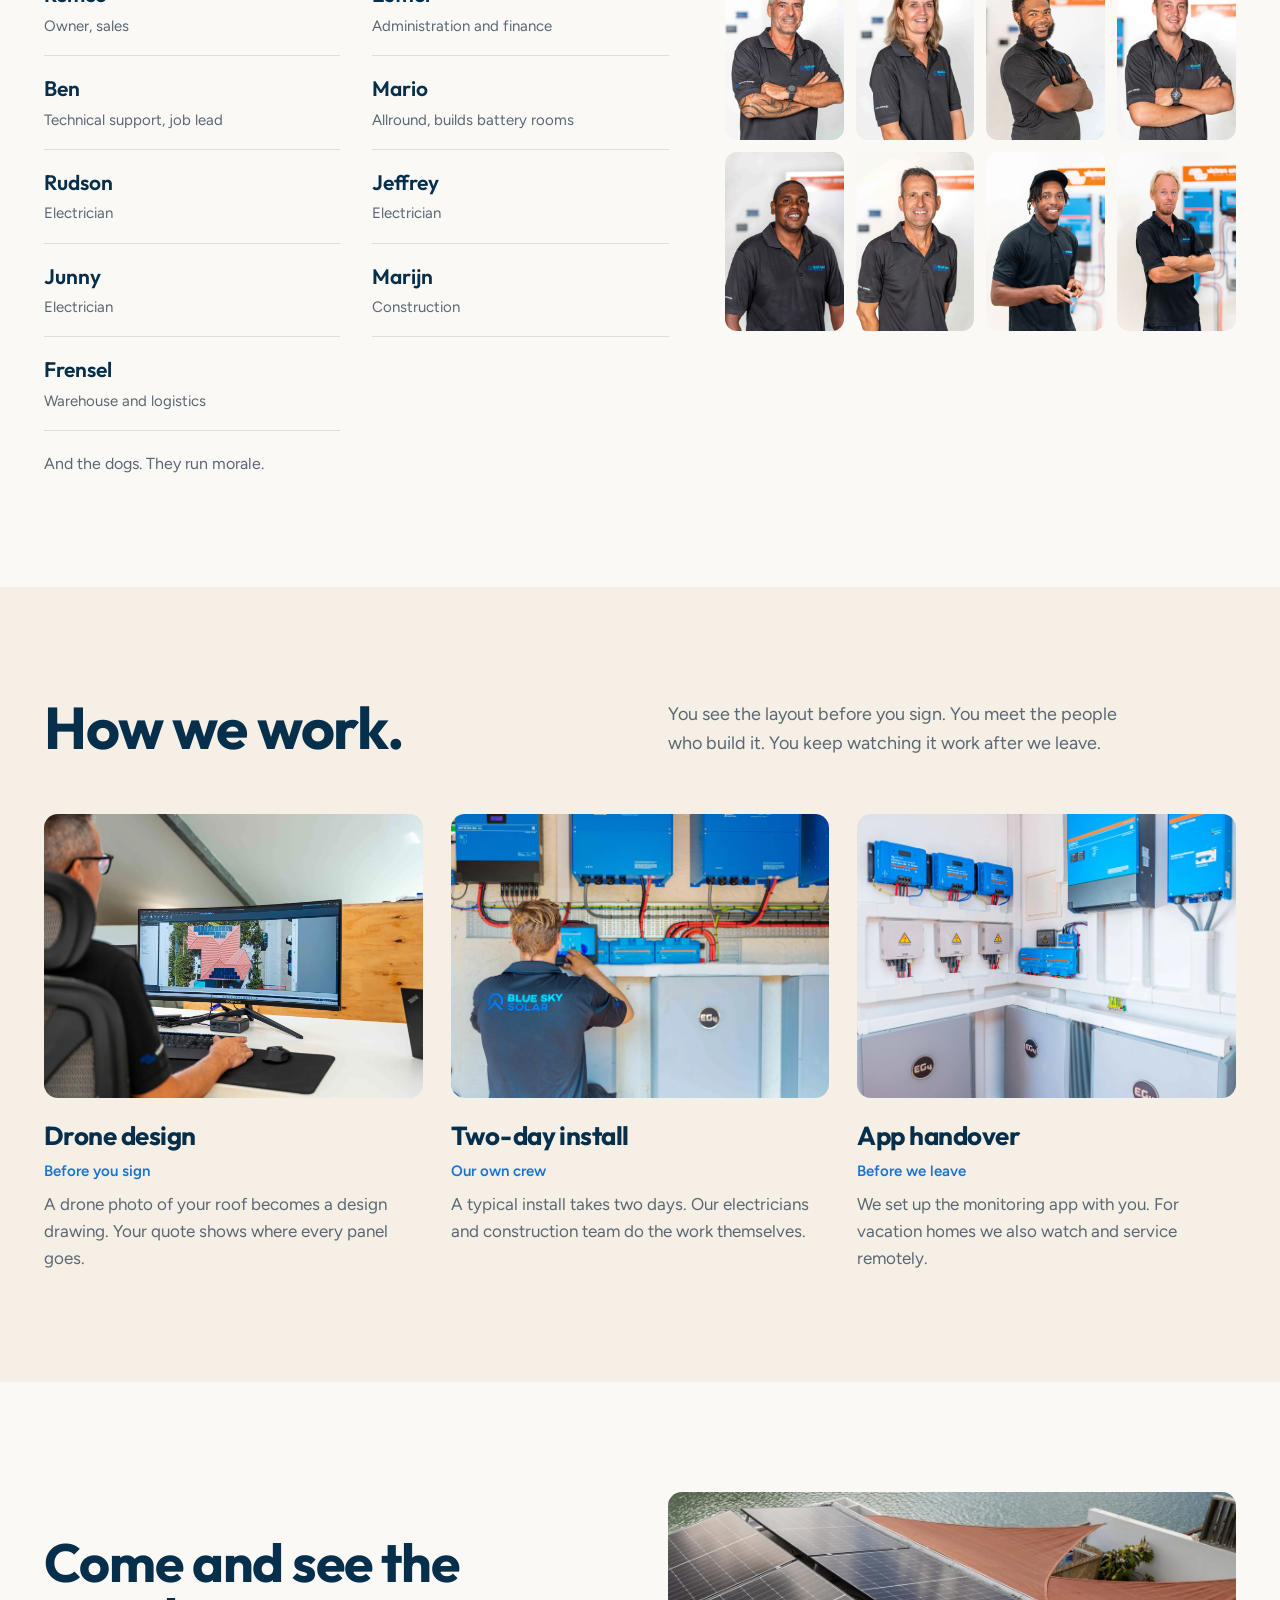
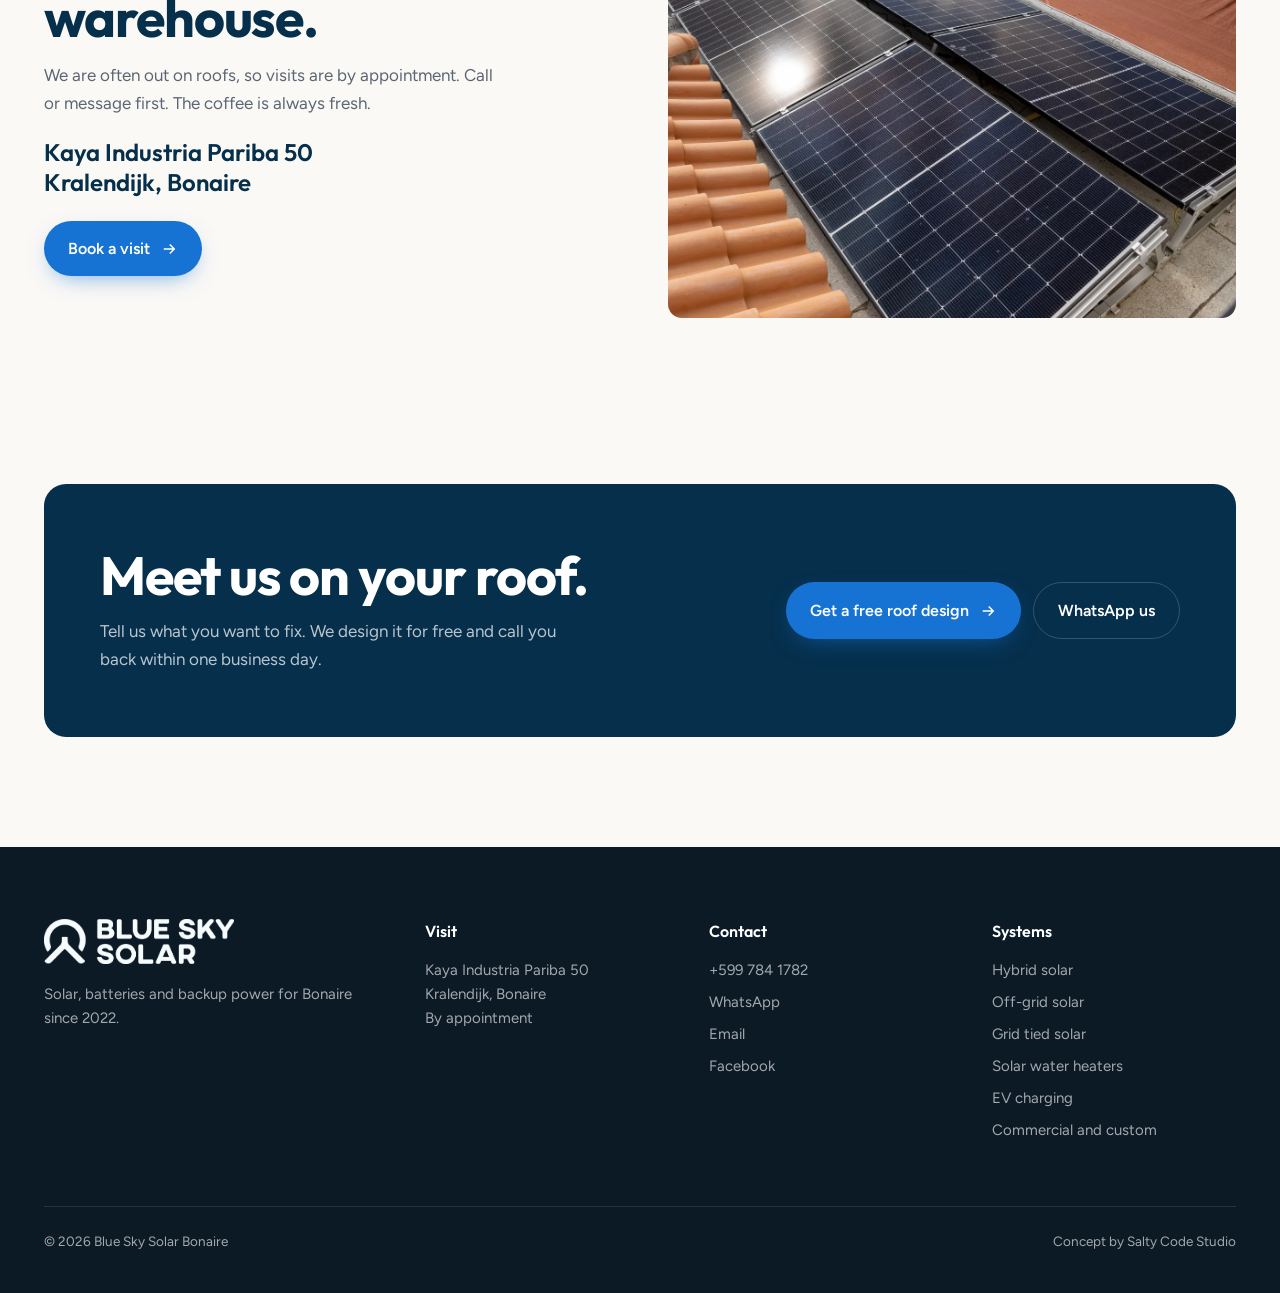
<file: crew.html>
<!doctype html>
<html lang="en">
<head>
<meta charset="utf-8">
<meta name="viewport" content="width=device-width, initial-scale=1">
<meta name="robots" content="noindex, nofollow">
<title>Crew | Blue Sky Solar Bonaire</title>
<meta name="description" content="Twelve people, one warehouse, one job. Meet the Blue Sky Solar crew on Bonaire.">
<link rel="icon" href="img/BSS-Brandmark-FC.png">
<link rel="preconnect" href="https://fonts.googleapis.com">
<link rel="preconnect" href="https://fonts.gstatic.com" crossorigin>
<link href="https://fonts.googleapis.com/css2?family=Outfit:wght@500;600;700;800&family=Figtree:wght@400;500;600&display=swap" rel="stylesheet">
<link rel="stylesheet" href="css/site.css">
<link rel="stylesheet" href="css/crew.css">
</head>
<body>

<header id="top">
  <div class="wrap bar">
    <a href="index.html" class="logo"><img src="img/BSS-Brandmark-FC.png" alt=""><span>BLUE SKY SOLAR<small>Bonaire</small></span></a>
    <nav class="main">
      <a href="systems.html">Systems</a>
      <a href="results.html">Results</a>
      <a href="crew.html">Crew</a>
      <a href="parts.html">Parts</a>
      <a href="contact.html">Contact</a>
    </nav>
    <div class="bar-cta">
      <a class="phone" href="tel:+5997841782">+599 784 1782</a>
      <a class="btn btn-sky" href="contact.html">Free roof design</a>
      <button class="menu-btn" aria-label="Menu" aria-expanded="false"><svg width="18" height="18" viewBox="0 0 24 24" fill="none" stroke="currentColor" stroke-width="2"><path d="M4 8h16M4 16h16"/></svg></button>
    </div>
  </div>
</header>
<div class="mobile-nav">
  <a href="index.html">Home</a><a href="systems.html">Systems</a><a href="results.html">Results</a><a href="crew.html">Crew</a><a href="parts.html">Parts</a><a href="contact.html">Contact</a>
</div>

<main>
<section class="page-hero">
  <div class="wrap">
    <h1>Twelve people. <span>One warehouse. One job.</span></h1>
    <p>Solar is all we do. Sales, design, electricians, construction and stock, in one team.</p>
  </div>
  <div class="wrap solo">
    <figure class="wide-photo rv"><picture><source srcset="img/crew.webp" type="image/webp"><img src="img/crew.jpg" alt="The Blue Sky Solar crew in front of their warehouse with forklift and company truck"></picture></figure>
  </div>
</section>

<section class="crew-numbers">
  <div class="wrap">
    <div class="num-grid crew-nums">
      <div class="num rv"><b data-count="8788">8,788</b><span>solar panels installed on Bonaire</span></div>
      <div class="num rv"><b data-count="1088">1,088</b><span>batteries connected and monitored</span></div>
      <div class="num rv"><b data-count="400" data-suffix="+">400+</b><span>customers on the island</span></div>
    </div>
  </div>
</section>

<section class="sec">
  <div class="wrap">
    <div class="sec-head">
      <h2>Who builds your system.</h2>
      <p>Remco designs it. Ben leads the job. Mario builds the battery room. Our electricians wire it. Esther sends one clear invoice.</p>
    </div>
    <div class="crew-lay">
      <div>
        <div class="roster rv"><div><b>Remco</b><span>Owner, sales</span></div><div><b>Esther</b><span>Administration and finance</span></div><div><b>Ben</b><span>Technical support, job lead</span></div><div><b>Mario</b><span>Allround, builds battery rooms</span></div><div><b>Rudson</b><span>Electrician</span></div><div><b>Jeffrey</b><span>Electrician</span></div><div><b>Junny</b><span>Electrician</span></div><div><b>Marijn</b><span>Construction</span></div><div><b>Frensel</b><span>Warehouse and logistics</span></div></div>
        <p class="dogs">And the dogs. They run morale.</p>
      </div>
      <div class="portraits p-big rv"><picture><source srcset="img/p1.webp" type="image/webp"><img src="img/p1.jpg" alt="Team member portrait" loading="lazy"></picture><picture><source srcset="img/p2.webp" type="image/webp"><img src="img/p2.jpg" alt="Team member portrait" loading="lazy"></picture><picture><source srcset="img/p3.webp" type="image/webp"><img src="img/p3.jpg" alt="Team member portrait" loading="lazy"></picture><picture><source srcset="img/p4.webp" type="image/webp"><img src="img/p4.jpg" alt="Team member portrait" loading="lazy"></picture><picture><source srcset="img/p5.webp" type="image/webp"><img src="img/p5.jpg" alt="Team member portrait" loading="lazy"></picture><picture><source srcset="img/p6.webp" type="image/webp"><img src="img/p6.jpg" alt="Team member portrait" loading="lazy"></picture><picture><source srcset="img/p7.webp" type="image/webp"><img src="img/p7.jpg" alt="Team member portrait" loading="lazy"></picture><picture><source srcset="img/p8.webp" type="image/webp"><img src="img/p8.jpg" alt="Team member portrait" loading="lazy"></picture></div>
    </div>
  </div>
</section>

<section class="sec systems">
  <div class="wrap">
    <div class="sec-head">
      <h2>How we work.</h2>
      <p>You see the layout before you sign. You meet the people who build it. You keep watching it work after we leave.</p>
    </div>
    <div class="steps">
      <div class="step rv"><div class="step-img"><picture><source srcset="img/design.webp" type="image/webp"><img src="img/design.jpg" alt="Designing a panel layout over a drone photo of a roof" loading="lazy"></picture></div><h3>Drone design</h3><div class="when">Before you sign</div><p>A drone photo of your roof becomes a design drawing. Your quote shows where every panel goes.</p></div>
      <div class="step rv"><div class="step-img"><picture><source srcset="img/install.webp" type="image/webp"><img src="img/install.jpg" alt="Blue Sky Solar technician wiring Victron inverters" loading="lazy"></picture></div><h3>Two-day install</h3><div class="when">Our own crew</div><p>A typical install takes two days. Our electricians and construction team do the work themselves.</p></div>
      <div class="step rv"><div class="step-img"><picture><source srcset="img/techroom.webp" type="image/webp"><img src="img/techroom.jpg" alt="Victron and EG4 equipment in a technical room" loading="lazy"></picture></div><h3>App handover</h3><div class="when">Before we leave</div><p>We set up the monitoring app with you. For vacation homes we also watch and service remotely.</p></div>
    </div>
  </div>
</section>

<section class="sec">
  <div class="wrap">
    <div class="visit rv">
      <div>
        <h2>Come and see the warehouse.</h2>
        <p>We are often out on roofs, so visits are by appointment. Call or message first. The coffee is always fresh.</p>
        <div class="addr">Kaya Industria Pariba 50<br>Kralendijk, Bonaire</div>
        <a class="btn btn-sky" href="contact.html">Book a visit <svg viewBox="0 0 24 24" fill="none" stroke="currentColor" stroke-width="2"><path d="M5 12h14M13 6l6 6-6 6"/></svg></a>
      </div>
      <div class="visit-img"><picture><source srcset="img/villa-roof.webp" type="image/webp"><img src="img/villa-roof.jpg" alt="Solar panels on a villa roof by the water" loading="lazy"></picture></div>
    </div>
  </div>
</section>

<section class="sec" style="padding-top:0">
  <div class="wrap">
    <div class="cta-band rv">
      <div><h2>Meet us on your roof.</h2><p>Tell us what you want to fix. We design it for free and call you back within one business day.</p></div>
      <div class="hero-actions"><a class="btn btn-sky" href="contact.html">Get a free roof design <svg viewBox="0 0 24 24" fill="none" stroke="currentColor" stroke-width="2"><path d="M5 12h14M13 6l6 6-6 6"/></svg></a><a class="btn btn-light" href="https://wa.me/5997841782">WhatsApp us</a></div>
    </div>
  </div>
</section>
</main>

<footer>
  <div class="wrap">
    <div class="foot">
      <div><img src="img/BSS-Logo-White.png" alt="Blue Sky Solar"><p>Solar, batteries and backup power for Bonaire since 2022.</p></div>
      <div><h4>Visit</h4><p>Kaya Industria Pariba 50<br>Kralendijk, Bonaire<br>By appointment</p></div>
      <div><h4>Contact</h4><a href="tel:+5997841782">+599 784 1782</a><a href="https://wa.me/5997841782">WhatsApp</a><a href="mailto:info@blueskysolarbonaire.com">Email</a><a href="https://www.facebook.com/blueskysolarbonaire">Facebook</a></div>
      <div><h4>Systems</h4><a href="hybrid-solar-bonaire.html">Hybrid solar</a><a href="off-grid-solar-bonaire.html">Off-grid solar</a><a href="grid-tied-solar-bonaire.html">Grid tied solar</a><a href="solar-water-heater-bonaire.html">Solar water heaters</a><a href="ev-charging-bonaire.html">EV charging</a><a href="commercial-solar-bonaire.html">Commercial and custom</a></div>
    </div>
    <div class="legal"><span>© 2026 Blue Sky Solar Bonaire</span><span>Concept by Salty Code Studio</span></div>
  </div>
</footer>

<div class="sticky-cta"><a class="btn btn-sky" href="contact.html#quote">Free roof design</a><a class="btn btn-ghost" href="https://wa.me/5997841782" aria-label="WhatsApp">WhatsApp</a></div>

<script src="js/site.js" defer></script>
</body>
</html>
</file>
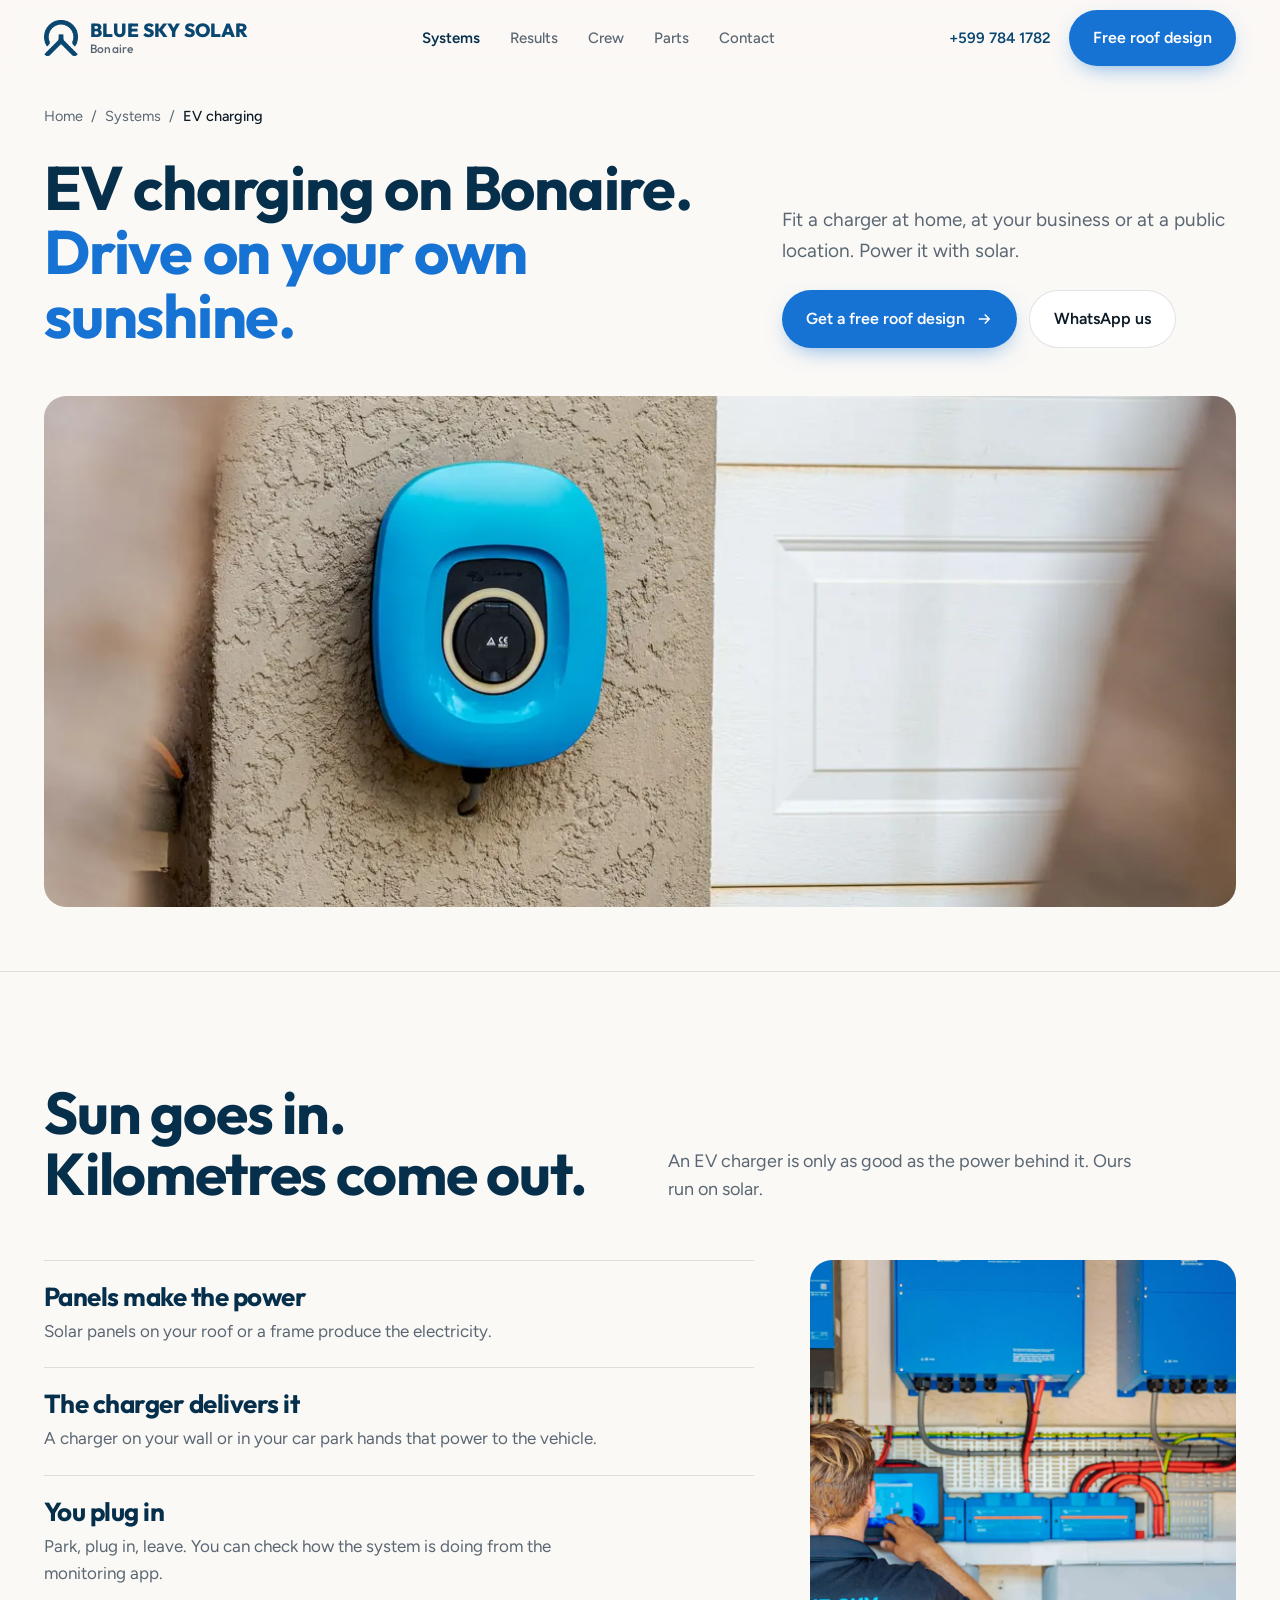
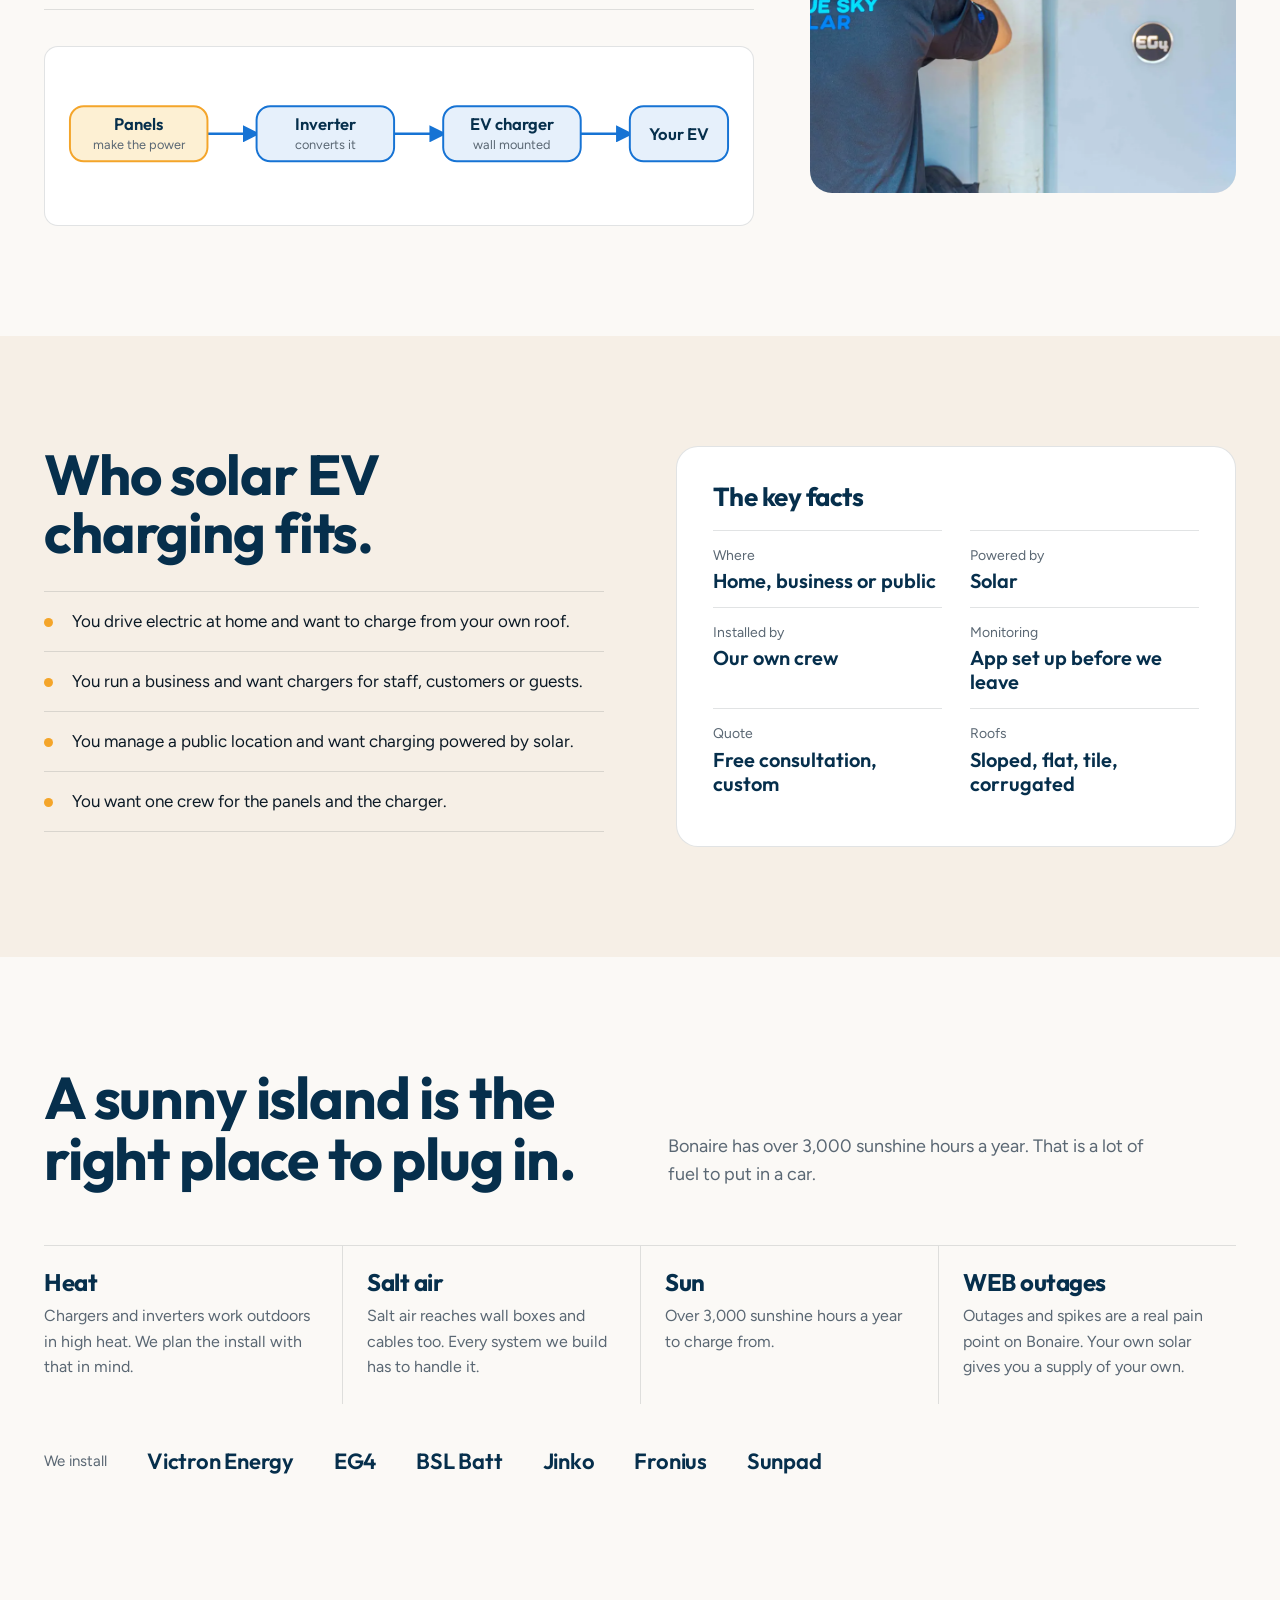
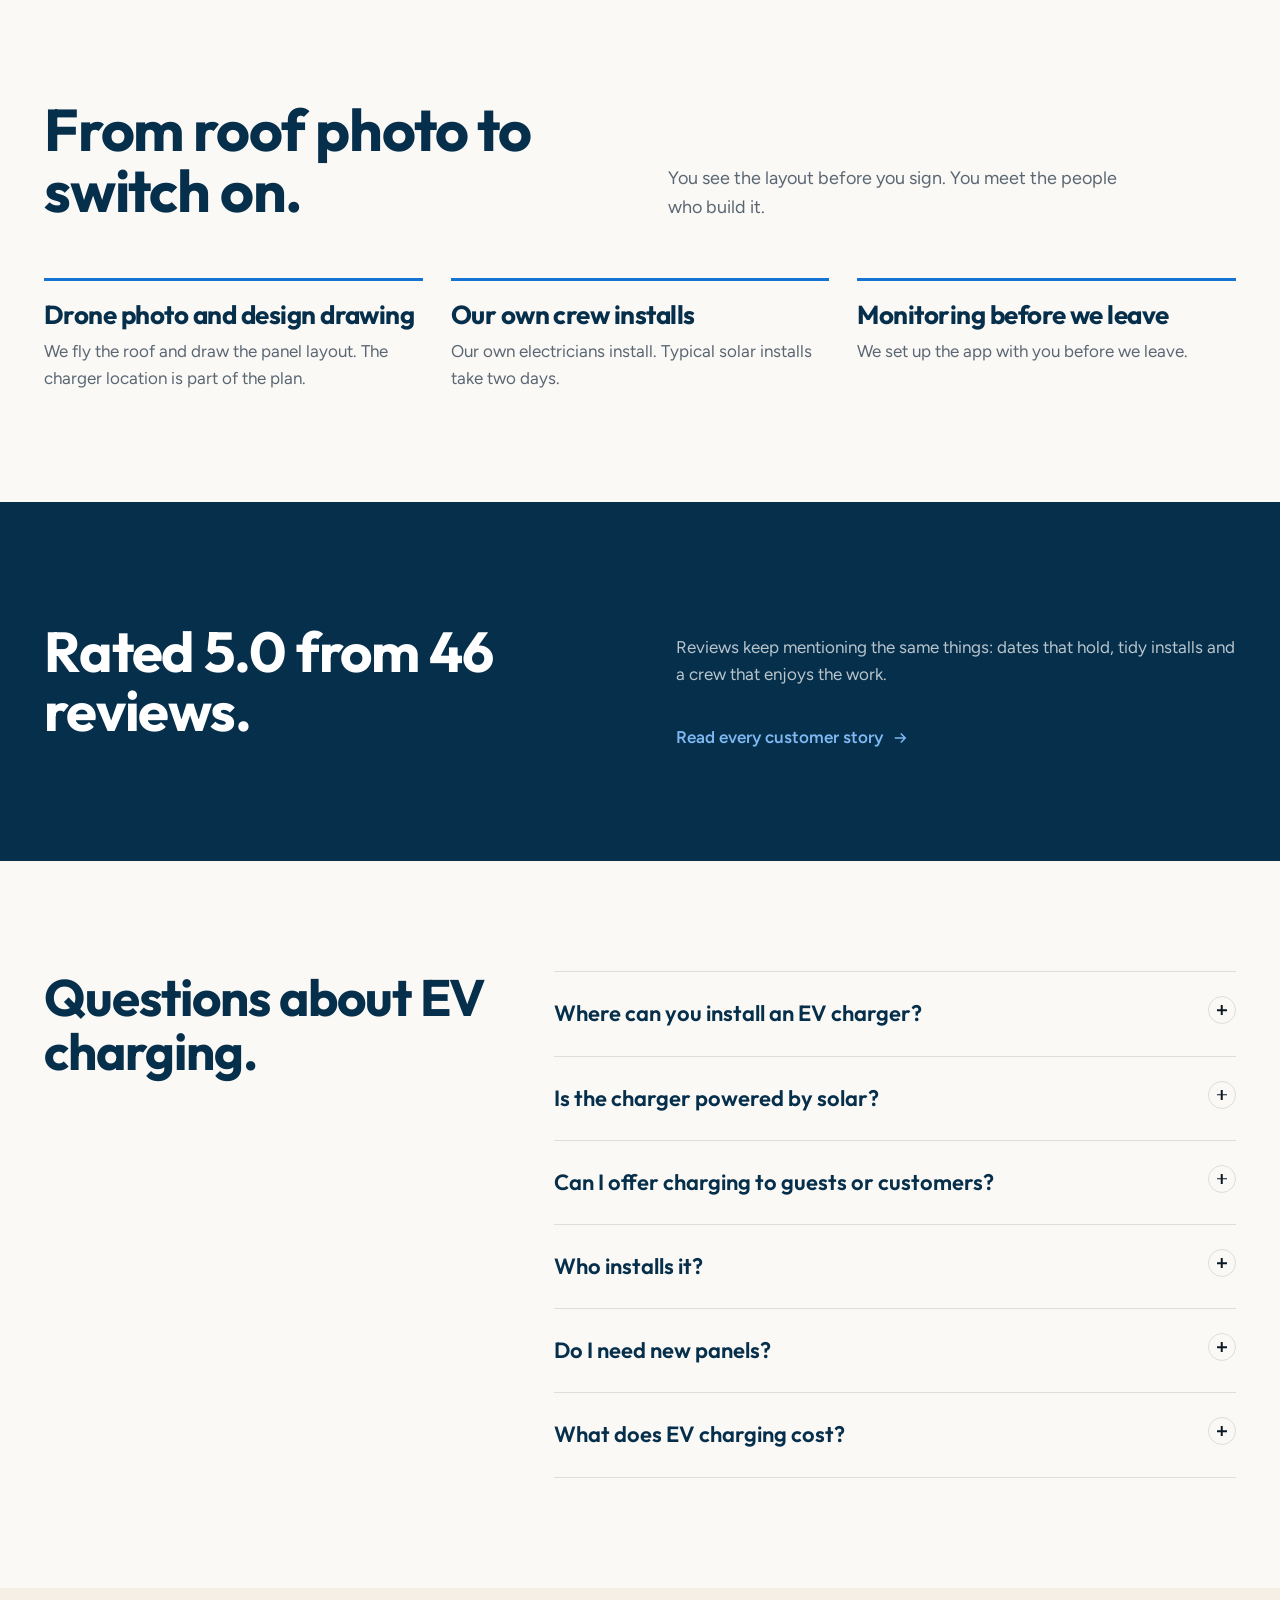
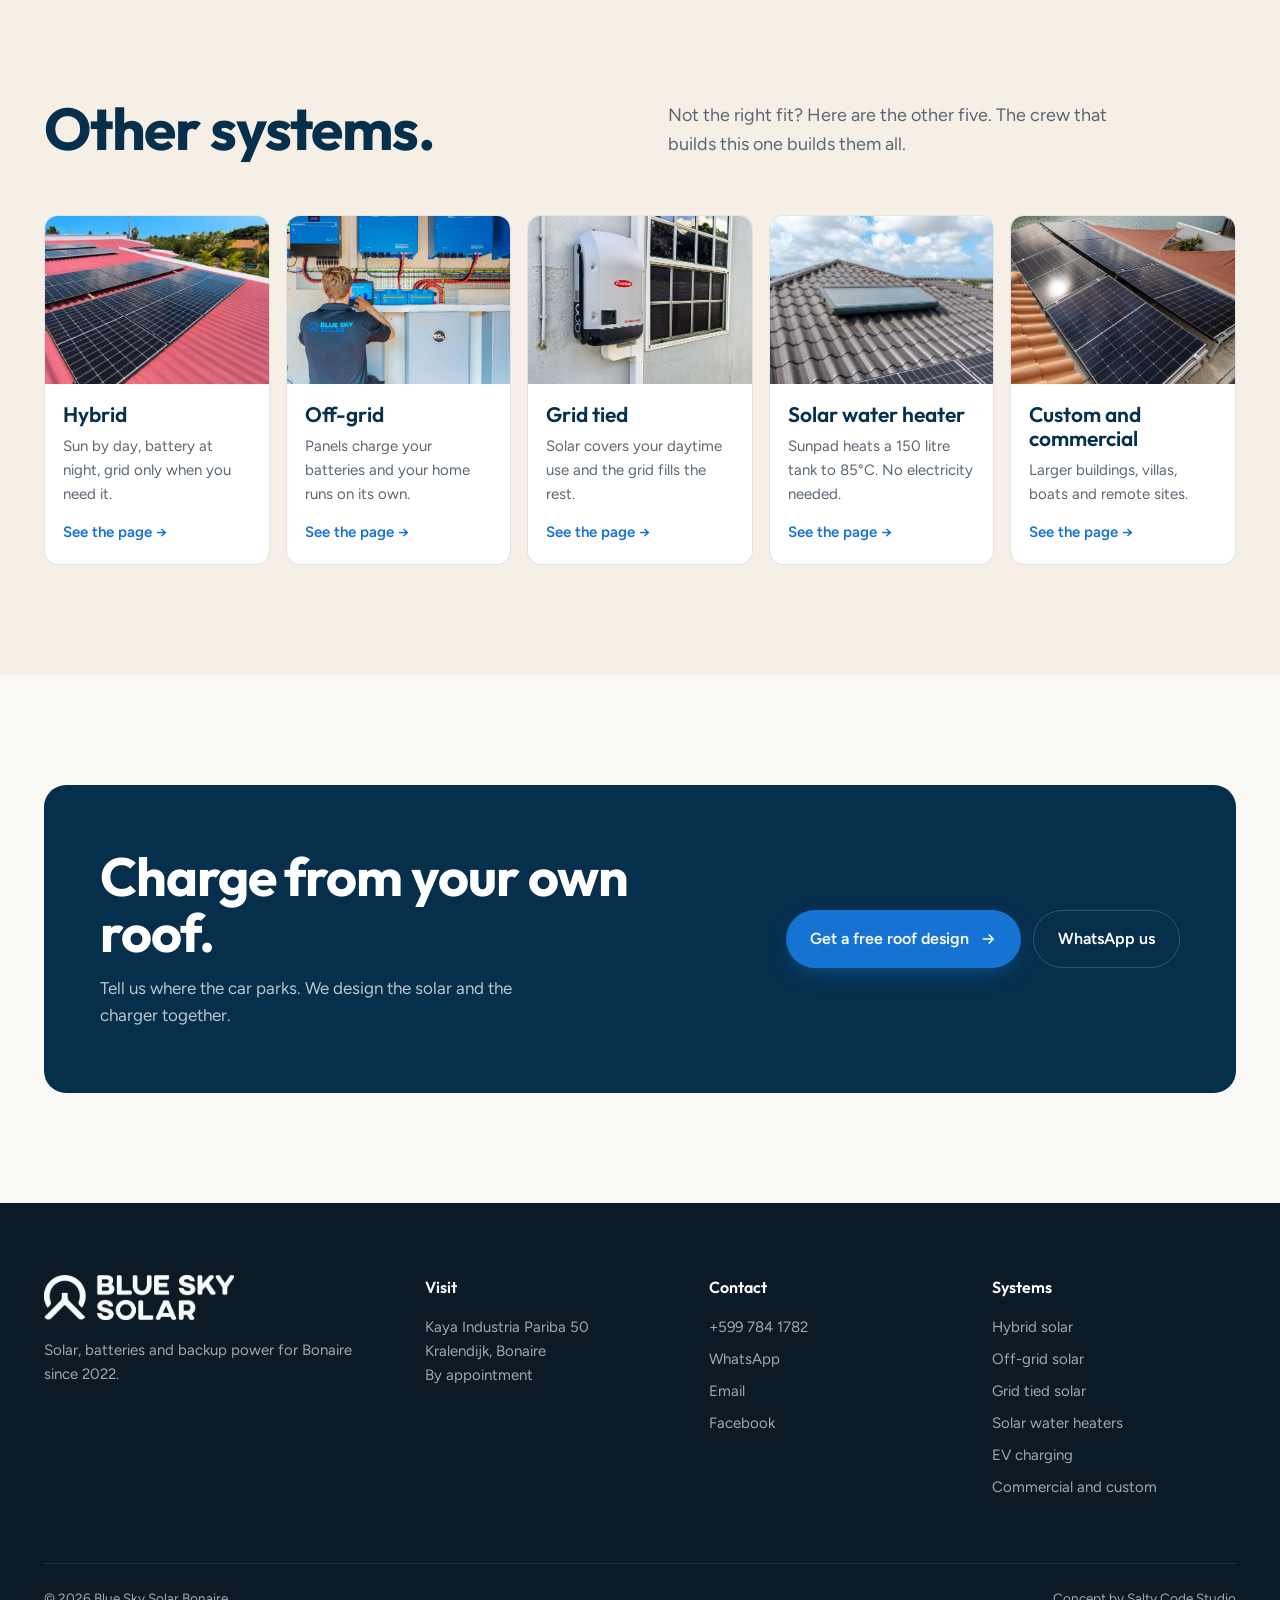
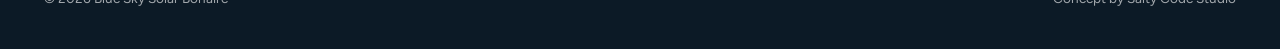
<file: ev-charging-bonaire.html>
<!doctype html>
<html lang="en">
<head>
<meta charset="utf-8">
<meta name="viewport" content="width=device-width, initial-scale=1">
<meta name="robots" content="noindex, nofollow">
<title>EV Charging on Bonaire, Solar Powered | Blue Sky Solar</title>
<meta name="description" content="EV charging on Bonaire at home, at your business or at public locations, powered by solar. Own install crew and a free consultation. Ask for your quote.">
<link rel="canonical" href="https://blueskysolarbonaire.com/ev-charging-bonaire/">
<meta property="og:type" content="website">
<meta property="og:site_name" content="Blue Sky Solar Bonaire">
<meta property="og:title" content="EV Charging on Bonaire, Solar Powered | Blue Sky Solar">
<meta property="og:description" content="EV charging on Bonaire at home, at your business or at public locations, powered by solar. Own install crew and a free consultation. Ask for your quote.">
<meta property="og:url" content="https://blueskysolarbonaire.com/ev-charging-bonaire/">
<meta property="og:image" content="https://blueskysolarbonaire.com/img/ev.jpg">
<meta name="twitter:card" content="summary_large_image">
<link rel="icon" href="img/BSS-Brandmark-FC.png">
<link rel="preconnect" href="https://fonts.googleapis.com">
<link rel="preconnect" href="https://fonts.gstatic.com" crossorigin>
<link href="https://fonts.googleapis.com/css2?family=Outfit:wght@500;600;700;800&family=Figtree:wght@400;500;600&display=swap" rel="stylesheet">
<link rel="stylesheet" href="css/site.css">
<link rel="stylesheet" href="css/system-page.css">
<script type="application/ld+json">
{
  "@context": "https://schema.org",
  "@type": "Service",
  "name": "Solar powered EV charger installation on Bonaire",
  "serviceType": "Solar powered EV charger installation",
  "description": "EV charging on Bonaire at home, at your business or at public locations, powered by solar. Own install crew and a free consultation. Ask for your quote.",
  "url": "https://blueskysolarbonaire.com/ev-charging-bonaire/",
  "areaServed": {
    "@type": "Place",
    "name": "Bonaire"
  },
  "provider": {
    "@type": "LocalBusiness",
    "name": "Blue Sky Solar Bonaire",
    "url": "https://blueskysolarbonaire.com",
    "telephone": "+5997841782",
    "email": "info@blueskysolarbonaire.com",
    "address": {
      "@type": "PostalAddress",
      "streetAddress": "Kaya Industria Pariba 50",
      "addressLocality": "Kralendijk",
      "addressRegion": "Bonaire",
      "addressCountry": "BQ"
    },
    "aggregateRating": {
      "@type": "AggregateRating",
      "ratingValue": "5.0",
      "bestRating": "5",
      "reviewCount": "46"
    }
  }
}
</script>
<script type="application/ld+json">
{
  "@context": "https://schema.org",
  "@type": "BreadcrumbList",
  "itemListElement": [
    {
      "@type": "ListItem",
      "position": 1,
      "name": "Home",
      "item": "https://blueskysolarbonaire.com/"
    },
    {
      "@type": "ListItem",
      "position": 2,
      "name": "Systems",
      "item": "https://blueskysolarbonaire.com/systems/"
    },
    {
      "@type": "ListItem",
      "position": 3,
      "name": "EV charging",
      "item": "https://blueskysolarbonaire.com/ev-charging-bonaire/"
    }
  ]
}
</script>
<script type="application/ld+json">
{
  "@context": "https://schema.org",
  "@type": "FAQPage",
  "mainEntity": [
    {
      "@type": "Question",
      "name": "Where can you install an EV charger?",
      "acceptedAnswer": {
        "@type": "Answer",
        "text": "At home, at your business or at public locations."
      }
    },
    {
      "@type": "Question",
      "name": "Is the charger powered by solar?",
      "acceptedAnswer": {
        "@type": "Answer",
        "text": "Yes. Our EV charging is powered by solar."
      }
    },
    {
      "@type": "Question",
      "name": "Can I offer charging to guests or customers?",
      "acceptedAnswer": {
        "@type": "Answer",
        "text": "Yes. A charger at your business or for your guests is something we install."
      }
    },
    {
      "@type": "Question",
      "name": "Who installs it?",
      "acceptedAnswer": {
        "@type": "Answer",
        "text": "Our own crew. We also set up the monitoring app with you before we leave."
      }
    },
    {
      "@type": "Question",
      "name": "Do I need new panels?",
      "acceptedAnswer": {
        "@type": "Answer",
        "text": "Tell us what you have in your free consultation. We size the solar side around what you want to fix."
      }
    },
    {
      "@type": "Question",
      "name": "What does EV charging cost?",
      "acceptedAnswer": {
        "@type": "Answer",
        "text": "It depends on your setup and your goal. We give a free consultation and a custom quote. Material prices move with purchase and transport costs, so ask for the current figure."
      }
    }
  ]
}
</script>
</head>
<body>

<header id="top">
  <div class="wrap bar">
    <a href="index.html" class="logo"><img src="img/BSS-Brandmark-FC.png" alt=""><span>BLUE SKY SOLAR<small>Bonaire</small></span></a>
    <nav class="main">
      <a href="systems.html">Systems</a>
      <a href="results.html">Results</a>
      <a href="crew.html">Crew</a>
      <a href="parts.html">Parts</a>
      <a href="contact.html">Contact</a>
    </nav>
    <div class="bar-cta">
      <a class="phone" href="tel:+5997841782">+599 784 1782</a>
      <a class="btn btn-sky" href="contact.html">Free roof design</a>
      <button class="menu-btn" aria-label="Menu" aria-expanded="false"><svg width="18" height="18" viewBox="0 0 24 24" fill="none" stroke="currentColor" stroke-width="2"><path d="M4 8h16M4 16h16"/></svg></button>
    </div>
  </div>
</header>
<div class="mobile-nav">
  <a href="index.html">Home</a><a href="systems.html">Systems</a><a href="results.html">Results</a><a href="crew.html">Crew</a><a href="parts.html">Parts</a><a href="contact.html">Contact</a>
</div>
<main>
<div class="wrap crumbs"><nav aria-label="Breadcrumb"><a href="index.html">Home</a><span>/</span><a href="systems.html">Systems</a><span>/</span><span aria-current="page">EV charging</span></nav></div>

<section class="page-hero">
  <div class="wrap">
    <h1>EV charging on Bonaire. <span>Drive on your own sunshine.</span></h1>
    <div>
      <p>Fit a charger at home, at your business or at a public location. Power it with solar.</p>
      <div class="hero-actions">
        <a class="btn btn-sky" href="contact.html#quote">Get a free roof design <svg viewBox="0 0 24 24" fill="none" stroke="currentColor" stroke-width="2"><path d="M5 12h14M13 6l6 6-6 6"/></svg></a>
        <a class="btn btn-ghost" href="https://wa.me/5997841782?text=Hi%20Blue%20Sky%2C%20I%20would%20like%20a%20solar%20powered%20EV%20charger%20on%20Bonaire.">WhatsApp us</a>
      </div>
    </div>
  </div>
  <div class="wrap">
    <figure class="wide-photo rv"><picture><source srcset="img/ev.webp" type="image/webp"><img src="img/ev.jpg" alt="Blue EV charger on a wall" width="2400" height="1600" fetchpriority="high"></picture></figure>
  </div>
</section>

<section class="sec">
  <div class="wrap">
    <div class="sec-head">
      <h2>Sun goes in. Kilometres come out.</h2>
      <p>An EV charger is only as good as the power behind it. Ours run on solar.</p>
    </div>
    <div class="how-grid">
      <div>
        <div class="how-list"><div class="how-item"><h3>Panels make the power</h3><p>Solar panels on your roof or a frame produce the electricity.</p></div><div class="how-item"><h3>The charger delivers it</h3><p>A charger on your wall or in your car park hands that power to the vehicle.</p></div><div class="how-item"><h3>You plug in</h3><p>Park, plug in, leave. You can check how the system is doing from the monitoring app.</p></div></div>
        <div class="flow rv"><svg class="flow-svg" viewBox="0 0 680 140" role="img" aria-label="Diagram: solar panels feed an inverter, which feeds an EV charger, which charges your electric vehicle.">
<defs><marker id="ah" viewBox="0 0 10 10" refX="8" refY="5" markerWidth="7" markerHeight="7" orient="auto-start-reverse"><path d="M0 0L10 5L0 10z" fill="#1673d4"/></marker></defs>
<line x1="145" y1="68.0" x2="195" y2="68.0" stroke="#1673d4" stroke-width="2.5" marker-end="url(#ah)"/>
<line x1="335" y1="68.0" x2="385" y2="68.0" stroke="#1673d4" stroke-width="2.5" marker-end="url(#ah)"/>
<line x1="525" y1="68.0" x2="575" y2="68.0" stroke="#1673d4" stroke-width="2.5" marker-end="url(#ah)"/>
<rect x="5" y="40" width="140" height="56" rx="14" fill="#fdf0d3" stroke="#f4a52a" stroke-width="2"/>
<text x="75.0" y="64" text-anchor="middle" font-family="Outfit,sans-serif" font-weight="600" font-size="17" fill="#062f4c">Panels</text>
<text x="75.0" y="83" text-anchor="middle" font-family="Figtree,sans-serif" font-size="13" fill="#5a6773">make the power</text>
<rect x="195" y="40" width="140" height="56" rx="14" fill="#e6f0fb" stroke="#1673d4" stroke-width="2"/>
<text x="265.0" y="64" text-anchor="middle" font-family="Outfit,sans-serif" font-weight="600" font-size="17" fill="#062f4c">Inverter</text>
<text x="265.0" y="83" text-anchor="middle" font-family="Figtree,sans-serif" font-size="13" fill="#5a6773">converts it</text>
<rect x="385" y="40" width="140" height="56" rx="14" fill="#e6f0fb" stroke="#1673d4" stroke-width="2"/>
<text x="455.0" y="64" text-anchor="middle" font-family="Outfit,sans-serif" font-weight="600" font-size="17" fill="#062f4c">EV charger</text>
<text x="455.0" y="83" text-anchor="middle" font-family="Figtree,sans-serif" font-size="13" fill="#5a6773">wall mounted</text>
<rect x="575" y="40" width="100" height="56" rx="14" fill="#e6f0fb" stroke="#1673d4" stroke-width="2"/>
<text x="625.0" y="74" text-anchor="middle" font-family="Outfit,sans-serif" font-weight="600" font-size="17" fill="#062f4c">Your EV</text>
</svg></div>
      </div>
      <figure class="side-photo rv"><picture><source srcset="img/install.webp" type="image/webp"><img src="img/install.jpg" alt="Blue Sky Solar technician wiring Victron inverters" loading="lazy"></picture></figure>
    </div>
  </div>
</section>

<section class="sec fits">
  <div class="wrap fit-grid">
    <div>
      <h2>Who solar EV charging fits.</h2>
      <ul class="fit-list"><li>You drive electric at home and want to charge from your own roof.</li><li>You run a business and want chargers for staff, customers or guests.</li><li>You manage a public location and want charging powered by solar.</li><li>You want one crew for the panels and the charger.</li></ul>
    </div>
    <div class="fit-facts rv">
      <h3>The key facts</h3>
      <dl class="kf"><div><dt>Where</dt><dd>Home, business or public</dd></div><div><dt>Powered by</dt><dd>Solar</dd></div><div><dt>Installed by</dt><dd>Our own crew</dd></div><div><dt>Monitoring</dt><dd>App set up before we leave</dd></div><div><dt>Quote</dt><dd>Free consultation, custom</dd></div><div><dt>Roofs</dt><dd>Sloped, flat, tile, corrugated</dd></div></dl>
    </div>
  </div>
</section>

<section class="sec bonaire">
  <div class="wrap">
    <div class="sec-head">
      <h2>A sunny island is the right place to plug in.</h2>
      <p>Bonaire has over 3,000 sunshine hours a year. That is a lot of fuel to put in a car.</p>
    </div>
    <div class="bn-grid"><div class="bn-item"><h3>Heat</h3><p>Chargers and inverters work outdoors in high heat. We plan the install with that in mind.</p></div><div class="bn-item"><h3>Salt air</h3><p>Salt air reaches wall boxes and cables too. Every system we build has to handle it.</p></div><div class="bn-item"><h3>Sun</h3><p>Over 3,000 sunshine hours a year to charge from.</p></div><div class="bn-item"><h3>WEB outages</h3><p>Outages and spikes are a real pain point on Bonaire. Your own solar gives you a supply of your own.</p></div></div>
    <div class="brands"><span>We install</span><strong>Victron Energy</strong><strong>EG4</strong><strong>BSL Batt</strong><strong>Jinko</strong><strong>Fronius</strong><strong>Sunpad</strong></div>
  </div>
</section>

<section class="sec">
  <div class="wrap">
    <div class="sec-head">
      <h2>From roof photo to switch on.</h2>
      <p>You see the layout before you sign. You meet the people who build it.</p>
    </div>
    <div class="proc"><div class="proc-item rv"><h3>Drone photo and design drawing</h3><p>We fly the roof and draw the panel layout. The charger location is part of the plan.</p></div><div class="proc-item rv"><h3>Our own crew installs</h3><p>Our own electricians install. Typical solar installs take two days.</p></div><div class="proc-item rv"><h3>Monitoring before we leave</h3><p>We set up the app with you before we leave.</p></div></div>
  </div>
</section>

<section class="sec proof">
  <div class="wrap proof-grid"><div class="proof-big">Rated 5.0 from 46 reviews.</div><div class="proof-side"><p class="proof-note">Reviews keep mentioning the same things: dates that hold, tidy installs and a crew that enjoys the work.</p><a class="more" href="results.html">Read every customer story <svg viewBox="0 0 24 24" fill="none" stroke="currentColor" stroke-width="2"><path d="M5 12h14M13 6l6 6-6 6"/></svg></a></div></div>
</section>

<section class="sec" id="faq">
  <div class="wrap">
    <div class="faq">
      <h2>Questions about EV charging.</h2>
      <div><details><summary>Where can you install an EV charger?<i></i></summary><p>At home, at your business or at public locations.</p></details><details><summary>Is the charger powered by solar?<i></i></summary><p>Yes. Our EV charging is powered by solar.</p></details><details><summary>Can I offer charging to guests or customers?<i></i></summary><p>Yes. A charger at your business or for your guests is something we install.</p></details><details><summary>Who installs it?<i></i></summary><p>Our own crew. We also set up the monitoring app with you before we leave.</p></details><details><summary>Do I need new panels?<i></i></summary><p>Tell us what you have in your free consultation. We size the solar side around what you want to fix.</p></details><details><summary>What does EV charging cost?<i></i></summary><p>It depends on your setup and your goal. We give a free consultation and a custom quote. Material prices move with purchase and transport costs, so ask for the current figure.</p></details></div>
    </div>
  </div>
</section>

<section class="sec others">
  <div class="wrap">
    <div class="sec-head">
      <h2>Other systems.</h2>
      <p>Not the right fit? Here are the other five. The crew that builds this one builds them all.</p>
    </div>
    <div class="other-grid"><a class="other-card rv" href="hybrid-solar-bonaire.html"><div class="other-img"><picture><source srcset="img/irene-roof.webp" type="image/webp"><img src="img/irene-roof.jpg" alt="Solar panels on a red roof in Bonaire" loading="lazy"></picture></div><div class="other-body"><b>Hybrid</b><span>Sun by day, battery at night, grid only when you need it.</span><i>See the page</i></div></a><a class="other-card rv" href="off-grid-solar-bonaire.html"><div class="other-img"><picture><source srcset="img/install.webp" type="image/webp"><img src="img/install.jpg" alt="Blue Sky Solar technician wiring Victron inverters" loading="lazy"></picture></div><div class="other-body"><b>Off-grid</b><span>Panels charge your batteries and your home runs on its own.</span><i>See the page</i></div></a><a class="other-card rv" href="grid-tied-solar-bonaire.html"><div class="other-img"><picture><source srcset="img/gridtied.webp" type="image/webp"><img src="img/gridtied.jpg" alt="Fronius grid tied inverter on a wall" loading="lazy"></picture></div><div class="other-body"><b>Grid tied</b><span>Solar covers your daytime use and the grid fills the rest.</span><i>See the page</i></div></a><a class="other-card rv" href="solar-water-heater-bonaire.html"><div class="other-img"><picture><source srcset="img/heater.webp" type="image/webp"><img src="img/heater.jpg" alt="Sunpad solar water heater on a tiled roof" loading="lazy"></picture></div><div class="other-body"><b>Solar water heater</b><span>Sunpad heats a 150 litre tank to 85°C. No electricity needed.</span><i>See the page</i></div></a><a class="other-card rv" href="commercial-solar-bonaire.html"><div class="other-img"><picture><source srcset="img/villa-roof.webp" type="image/webp"><img src="img/villa-roof.jpg" alt="Solar panels on a villa roof by the water" loading="lazy"></picture></div><div class="other-body"><b>Custom and commercial</b><span>Larger buildings, villas, boats and remote sites.</span><i>See the page</i></div></a></div>
  </div>
</section>

<section class="sec">
  <div class="wrap">
    <div class="cta-band rv">
      <div><h2>Charge from your own roof.</h2><p>Tell us where the car parks. We design the solar and the charger together.</p></div>
      <div class="hero-actions">
        <a class="btn btn-sky" href="contact.html#quote">Get a free roof design <svg viewBox="0 0 24 24" fill="none" stroke="currentColor" stroke-width="2"><path d="M5 12h14M13 6l6 6-6 6"/></svg></a>
        <a class="btn btn-light" href="https://wa.me/5997841782?text=Hi%20Blue%20Sky%2C%20I%20would%20like%20a%20solar%20powered%20EV%20charger%20on%20Bonaire.">WhatsApp us</a>
      </div>
    </div>
  </div>
</section>
</main>

<footer>
  <div class="wrap">
    <div class="foot">
      <div><img src="img/BSS-Logo-White.png" alt="Blue Sky Solar"><p>Solar, batteries and backup power for Bonaire since 2022.</p></div>
      <div><h4>Visit</h4><p>Kaya Industria Pariba 50<br>Kralendijk, Bonaire<br>By appointment</p></div>
      <div><h4>Contact</h4><a href="tel:+5997841782">+599 784 1782</a><a href="https://wa.me/5997841782">WhatsApp</a><a href="mailto:info@blueskysolarbonaire.com">Email</a><a href="https://www.facebook.com/blueskysolarbonaire">Facebook</a></div>
      <div><h4>Systems</h4><a href="hybrid-solar-bonaire.html">Hybrid solar</a><a href="off-grid-solar-bonaire.html">Off-grid solar</a><a href="grid-tied-solar-bonaire.html">Grid tied solar</a><a href="solar-water-heater-bonaire.html">Solar water heaters</a><a href="ev-charging-bonaire.html">EV charging</a><a href="commercial-solar-bonaire.html">Commercial and custom</a></div>
    </div>
    <div class="legal"><span>© 2026 Blue Sky Solar Bonaire</span><span>Concept by Salty Code Studio</span></div>
  </div>
</footer>

<div class="sticky-cta"><a class="btn btn-sky" href="contact.html#quote">Free roof design</a><a class="btn btn-ghost" href="https://wa.me/5997841782" aria-label="WhatsApp">WhatsApp</a></div>

<script src="js/site.js" defer></script>
</body>
</html>
</file>
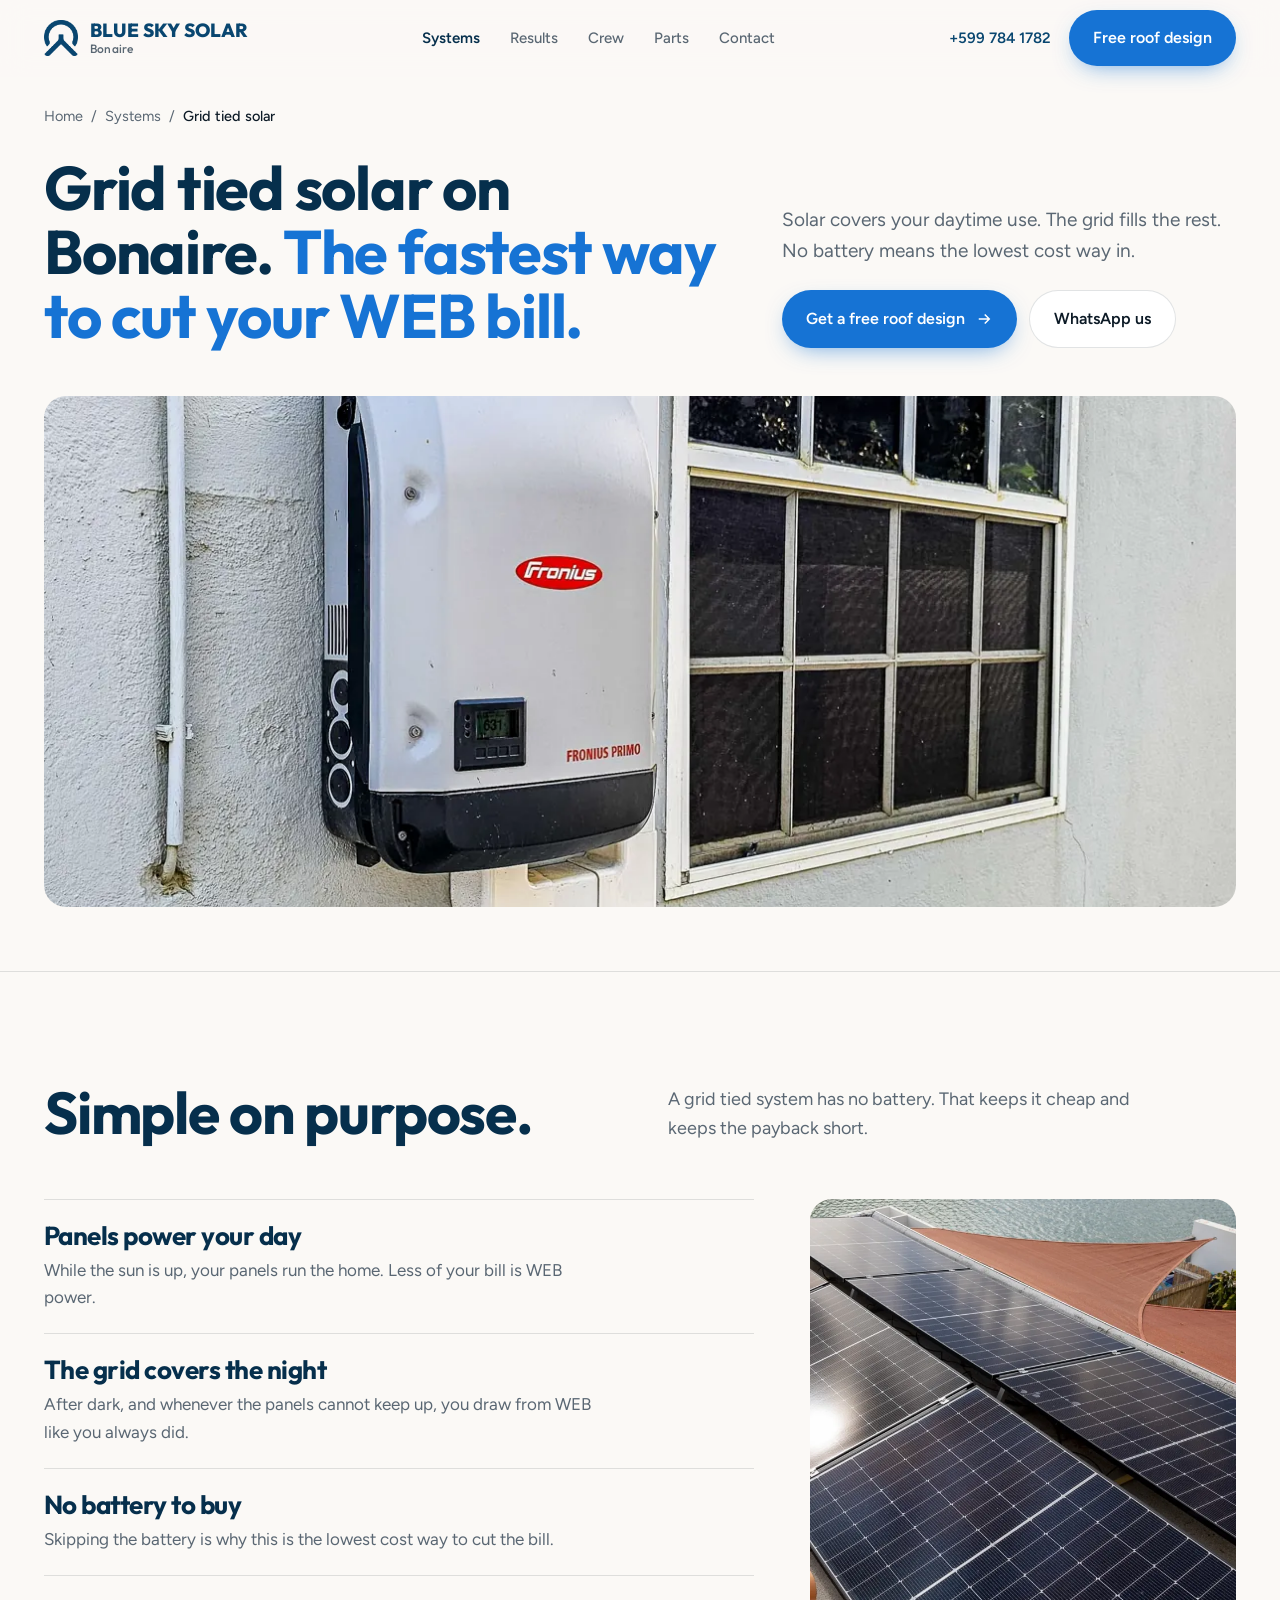
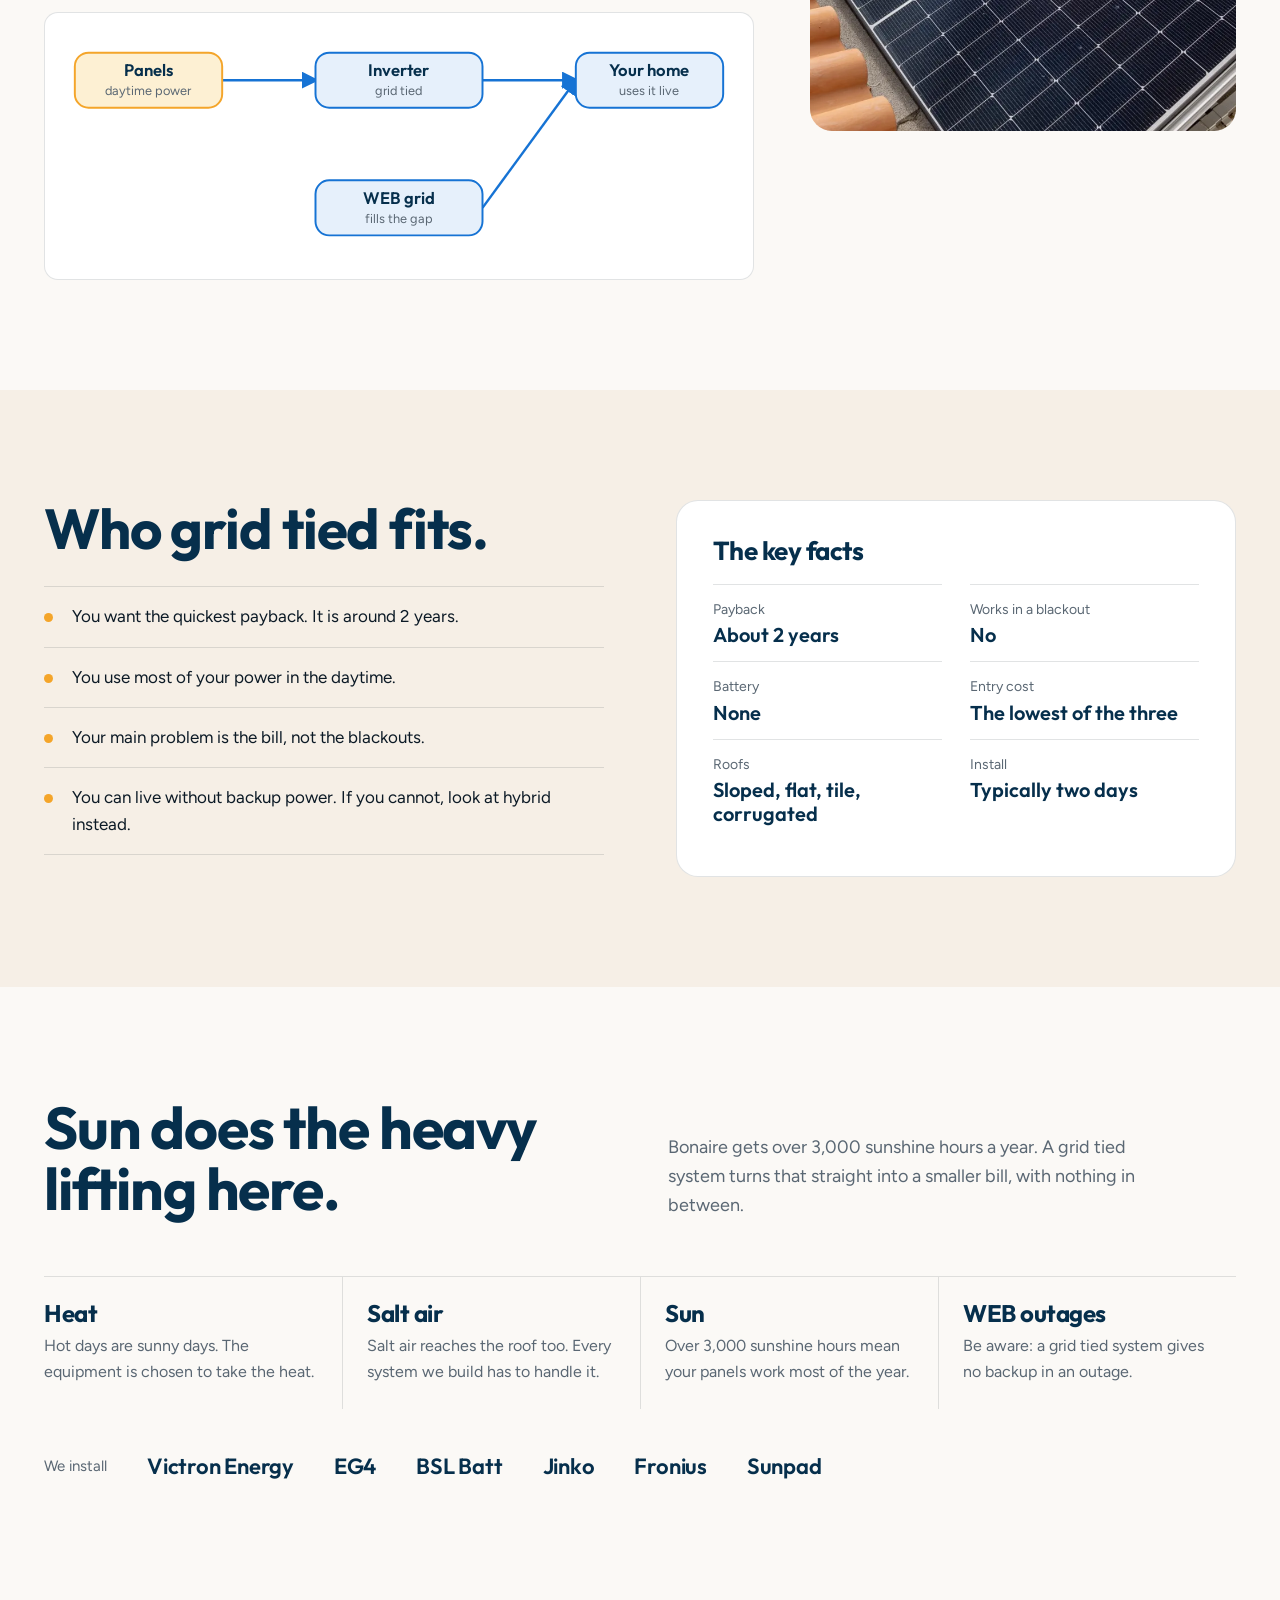
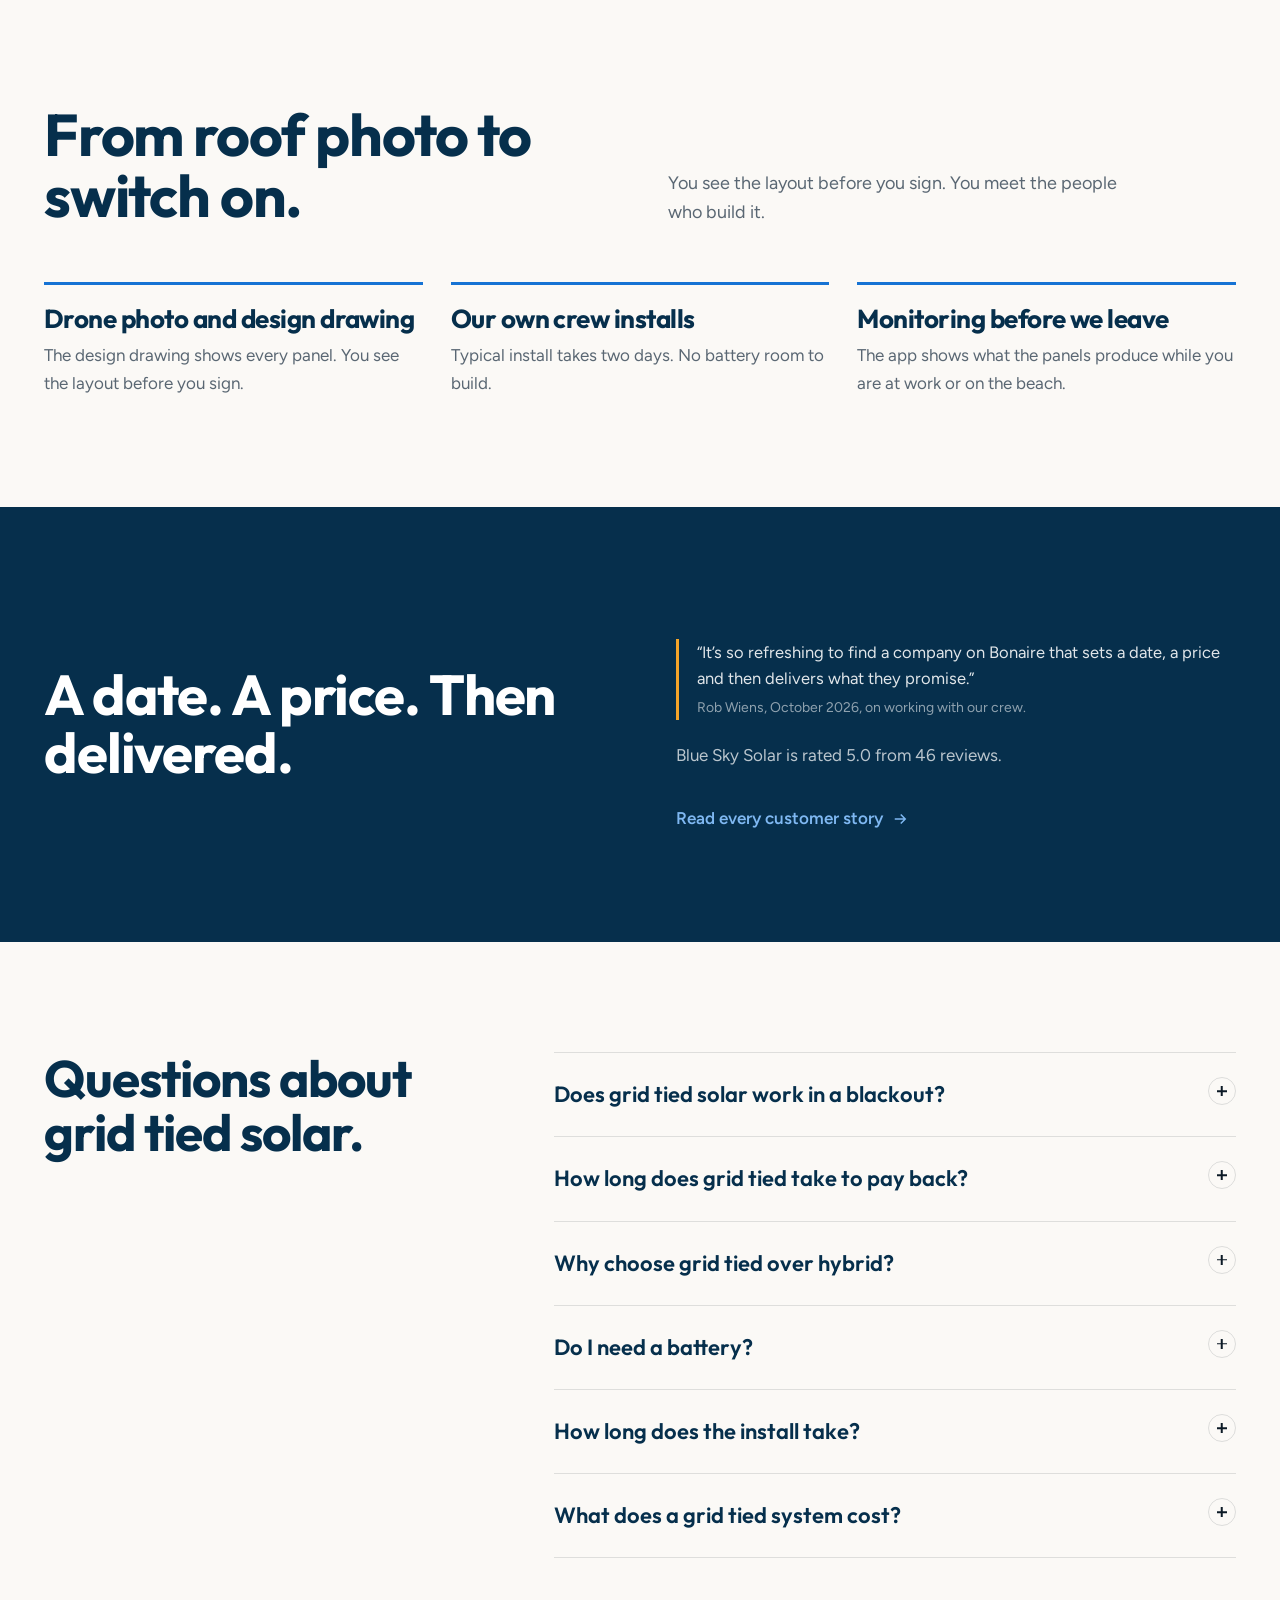
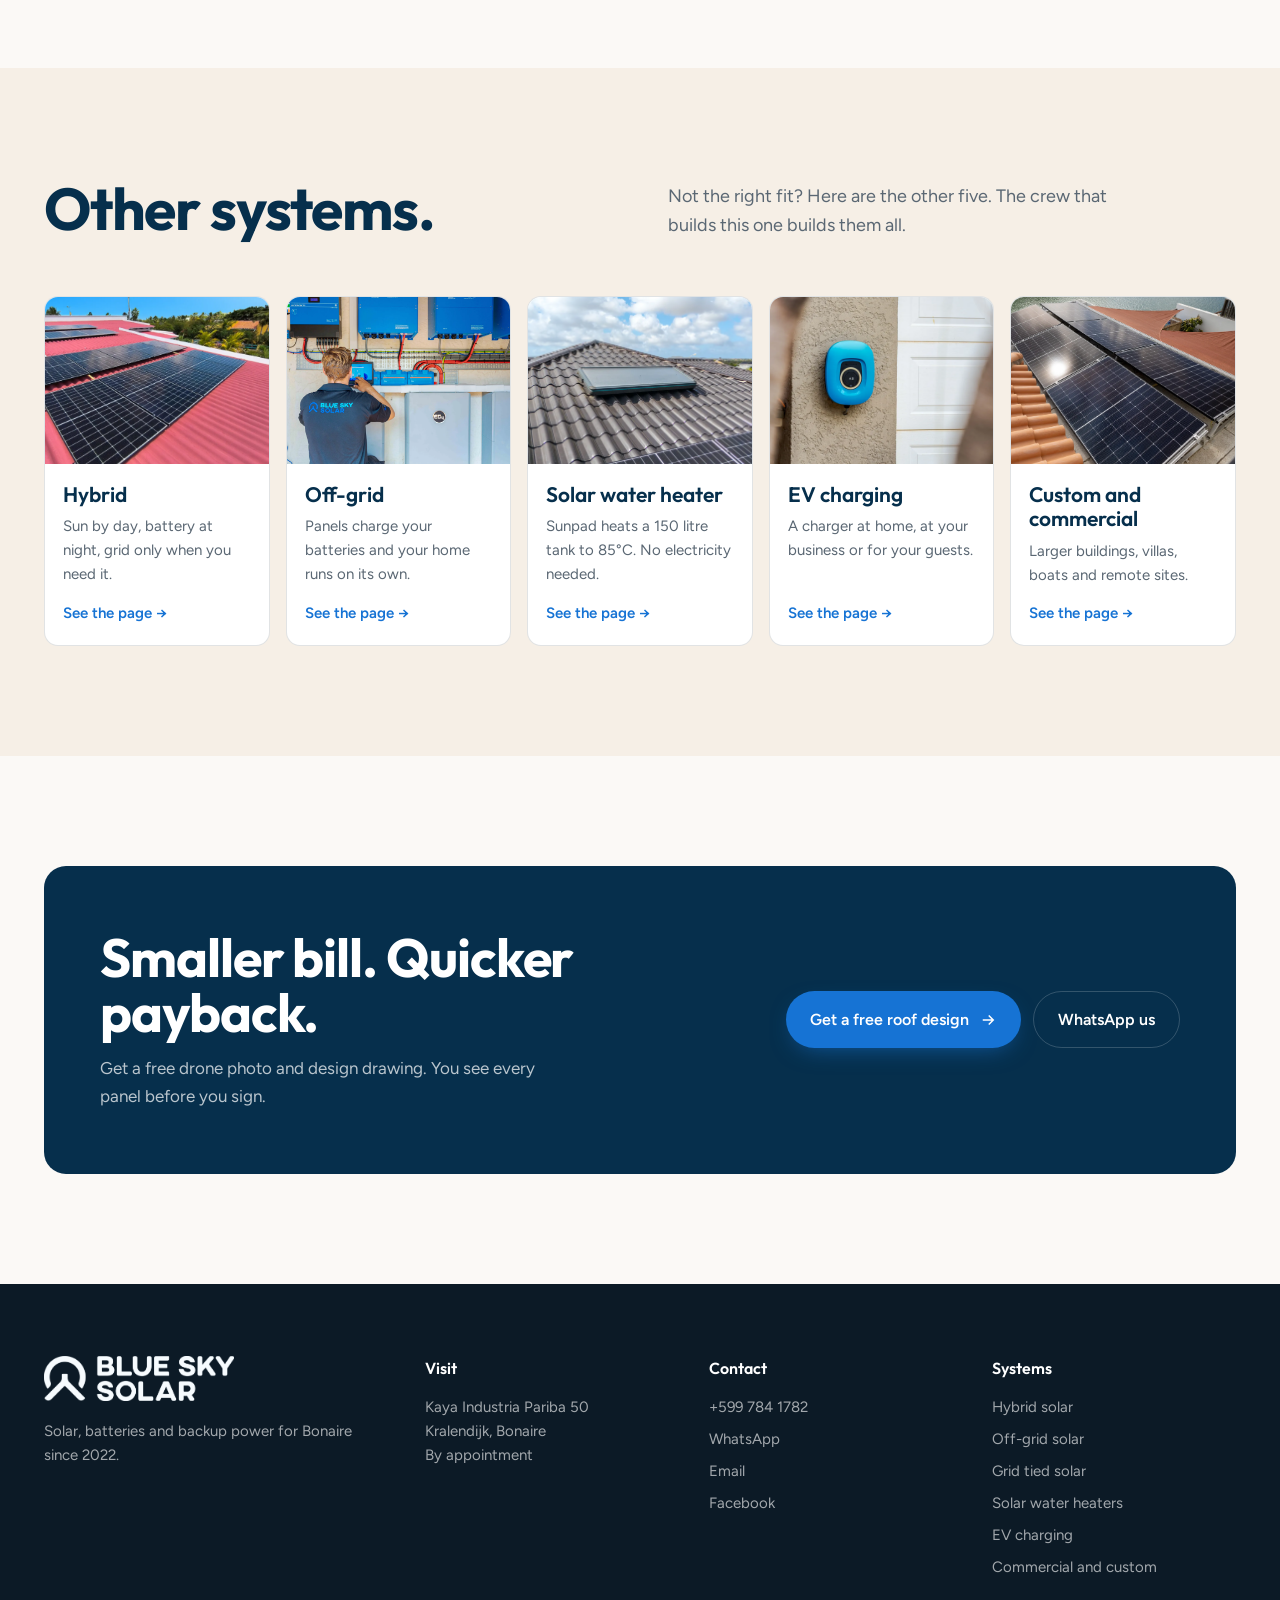
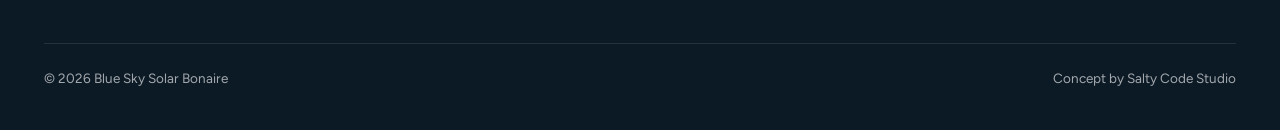
<file: grid-tied-solar-bonaire.html>
<!doctype html>
<html lang="en">
<head>
<meta charset="utf-8">
<meta name="viewport" content="width=device-width, initial-scale=1">
<meta name="robots" content="noindex, nofollow">
<title>Grid Tied Solar on Bonaire | Blue Sky Solar</title>
<meta name="description" content="Grid tied solar on Bonaire: the lowest cost way to cut your WEB bill, with payback around 2 years. Free drone roof design and a local install crew.">
<link rel="canonical" href="https://blueskysolarbonaire.com/grid-tied-solar-bonaire/">
<meta property="og:type" content="website">
<meta property="og:site_name" content="Blue Sky Solar Bonaire">
<meta property="og:title" content="Grid Tied Solar on Bonaire | Blue Sky Solar">
<meta property="og:description" content="Grid tied solar on Bonaire: the lowest cost way to cut your WEB bill, with payback around 2 years. Free drone roof design and a local install crew.">
<meta property="og:url" content="https://blueskysolarbonaire.com/grid-tied-solar-bonaire/">
<meta property="og:image" content="https://blueskysolarbonaire.com/img/gridtied.jpg">
<meta name="twitter:card" content="summary_large_image">
<link rel="icon" href="img/BSS-Brandmark-FC.png">
<link rel="preconnect" href="https://fonts.googleapis.com">
<link rel="preconnect" href="https://fonts.gstatic.com" crossorigin>
<link href="https://fonts.googleapis.com/css2?family=Outfit:wght@500;600;700;800&family=Figtree:wght@400;500;600&display=swap" rel="stylesheet">
<link rel="stylesheet" href="css/site.css">
<link rel="stylesheet" href="css/system-page.css">
<script type="application/ld+json">
{
  "@context": "https://schema.org",
  "@type": "Service",
  "name": "Grid tied solar systems on Bonaire",
  "serviceType": "Grid tied solar systems",
  "description": "Grid tied solar on Bonaire: the lowest cost way to cut your WEB bill, with payback around 2 years. Free drone roof design and a local install crew.",
  "url": "https://blueskysolarbonaire.com/grid-tied-solar-bonaire/",
  "areaServed": {
    "@type": "Place",
    "name": "Bonaire"
  },
  "provider": {
    "@type": "LocalBusiness",
    "name": "Blue Sky Solar Bonaire",
    "url": "https://blueskysolarbonaire.com",
    "telephone": "+5997841782",
    "email": "info@blueskysolarbonaire.com",
    "address": {
      "@type": "PostalAddress",
      "streetAddress": "Kaya Industria Pariba 50",
      "addressLocality": "Kralendijk",
      "addressRegion": "Bonaire",
      "addressCountry": "BQ"
    },
    "aggregateRating": {
      "@type": "AggregateRating",
      "ratingValue": "5.0",
      "bestRating": "5",
      "reviewCount": "46"
    }
  }
}
</script>
<script type="application/ld+json">
{
  "@context": "https://schema.org",
  "@type": "BreadcrumbList",
  "itemListElement": [
    {
      "@type": "ListItem",
      "position": 1,
      "name": "Home",
      "item": "https://blueskysolarbonaire.com/"
    },
    {
      "@type": "ListItem",
      "position": 2,
      "name": "Systems",
      "item": "https://blueskysolarbonaire.com/systems/"
    },
    {
      "@type": "ListItem",
      "position": 3,
      "name": "Grid tied solar",
      "item": "https://blueskysolarbonaire.com/grid-tied-solar-bonaire/"
    }
  ]
}
</script>
<script type="application/ld+json">
{
  "@context": "https://schema.org",
  "@type": "FAQPage",
  "mainEntity": [
    {
      "@type": "Question",
      "name": "Does grid tied solar work in a blackout?",
      "acceptedAnswer": {
        "@type": "Answer",
        "text": "No. A grid tied system gives no backup during outages. If you want power in an outage, choose hybrid."
      }
    },
    {
      "@type": "Question",
      "name": "How long does grid tied take to pay back?",
      "acceptedAnswer": {
        "@type": "Answer",
        "text": "Around 2 years. It is the fastest payback of our systems."
      }
    },
    {
      "@type": "Question",
      "name": "Why choose grid tied over hybrid?",
      "acceptedAnswer": {
        "@type": "Answer",
        "text": "Grid tied is the lowest cost way to cut the bill. Hybrid adds a battery and outage power, and pays back in about 4 to 5 years."
      }
    },
    {
      "@type": "Question",
      "name": "Do I need a battery?",
      "acceptedAnswer": {
        "@type": "Answer",
        "text": "No. Solar works during the day and the grid supplies the rest."
      }
    },
    {
      "@type": "Question",
      "name": "How long does the install take?",
      "acceptedAnswer": {
        "@type": "Answer",
        "text": "Typically two days on site."
      }
    },
    {
      "@type": "Question",
      "name": "What does a grid tied system cost?",
      "acceptedAnswer": {
        "@type": "Answer",
        "text": "It depends on how much power you use and what you want to fix. We give a free consultation and a custom quote. Material prices move with purchase and transport costs, so ask for the current figure."
      }
    }
  ]
}
</script>
</head>
<body>

<header id="top">
  <div class="wrap bar">
    <a href="index.html" class="logo"><img src="img/BSS-Brandmark-FC.png" alt=""><span>BLUE SKY SOLAR<small>Bonaire</small></span></a>
    <nav class="main">
      <a href="systems.html">Systems</a>
      <a href="results.html">Results</a>
      <a href="crew.html">Crew</a>
      <a href="parts.html">Parts</a>
      <a href="contact.html">Contact</a>
    </nav>
    <div class="bar-cta">
      <a class="phone" href="tel:+5997841782">+599 784 1782</a>
      <a class="btn btn-sky" href="contact.html">Free roof design</a>
      <button class="menu-btn" aria-label="Menu" aria-expanded="false"><svg width="18" height="18" viewBox="0 0 24 24" fill="none" stroke="currentColor" stroke-width="2"><path d="M4 8h16M4 16h16"/></svg></button>
    </div>
  </div>
</header>
<div class="mobile-nav">
  <a href="index.html">Home</a><a href="systems.html">Systems</a><a href="results.html">Results</a><a href="crew.html">Crew</a><a href="parts.html">Parts</a><a href="contact.html">Contact</a>
</div>
<main>
<div class="wrap crumbs"><nav aria-label="Breadcrumb"><a href="index.html">Home</a><span>/</span><a href="systems.html">Systems</a><span>/</span><span aria-current="page">Grid tied solar</span></nav></div>

<section class="page-hero">
  <div class="wrap">
    <h1>Grid tied solar on Bonaire. <span>The fastest way to cut your WEB bill.</span></h1>
    <div>
      <p>Solar covers your daytime use. The grid fills the rest. No battery means the lowest cost way in.</p>
      <div class="hero-actions">
        <a class="btn btn-sky" href="contact.html?goal=bill#quote">Get a free roof design <svg viewBox="0 0 24 24" fill="none" stroke="currentColor" stroke-width="2"><path d="M5 12h14M13 6l6 6-6 6"/></svg></a>
        <a class="btn btn-ghost" href="https://wa.me/5997841782?text=Hi%20Blue%20Sky%2C%20I%20would%20like%20a%20grid%20tied%20solar%20system%20to%20lower%20my%20bill%20on%20Bonaire.">WhatsApp us</a>
      </div>
    </div>
  </div>
  <div class="wrap">
    <figure class="wide-photo rv"><picture><source srcset="img/gridtied.webp" type="image/webp"><img src="img/gridtied.jpg" alt="Fronius grid tied inverter on a wall" width="2400" height="1600" fetchpriority="high"></picture></figure>
  </div>
</section>

<section class="sec">
  <div class="wrap">
    <div class="sec-head">
      <h2>Simple on purpose.</h2>
      <p>A grid tied system has no battery. That keeps it cheap and keeps the payback short.</p>
    </div>
    <div class="how-grid">
      <div>
        <div class="how-list"><div class="how-item"><h3>Panels power your day</h3><p>While the sun is up, your panels run the home. Less of your bill is WEB power.</p></div><div class="how-item"><h3>The grid covers the night</h3><p>After dark, and whenever the panels cannot keep up, you draw from WEB like you always did.</p></div><div class="how-item"><h3>No battery to buy</h3><p>Skipping the battery is why this is the lowest cost way to cut the bill.</p></div></div>
        <div class="flow rv"><svg class="flow-svg" viewBox="0 0 680 230" role="img" aria-label="Diagram: panels feed an inverter and then your home. The WEB grid supplies the rest, especially at night.">
<defs><marker id="ah" viewBox="0 0 10 10" refX="8" refY="5" markerWidth="7" markerHeight="7" orient="auto-start-reverse"><path d="M0 0L10 5L0 10z" fill="#1673d4"/></marker></defs>
<line x1="160" y1="48.0" x2="255" y2="48.0" stroke="#1673d4" stroke-width="2.5" marker-end="url(#ah)"/>
<line x1="425" y1="48.0" x2="520" y2="48.0" stroke="#1673d4" stroke-width="2.5" marker-end="url(#ah)"/>
<line x1="425" y1="178.0" x2="520" y2="48.0" stroke="#1673d4" stroke-width="2.5" marker-end="url(#ah)"/>
<rect x="10" y="20" width="150" height="56" rx="14" fill="#fdf0d3" stroke="#f4a52a" stroke-width="2"/>
<text x="85.0" y="44" text-anchor="middle" font-family="Outfit,sans-serif" font-weight="600" font-size="17" fill="#062f4c">Panels</text>
<text x="85.0" y="63" text-anchor="middle" font-family="Figtree,sans-serif" font-size="13" fill="#5a6773">daytime power</text>
<rect x="255" y="20" width="170" height="56" rx="14" fill="#e6f0fb" stroke="#1673d4" stroke-width="2"/>
<text x="340.0" y="44" text-anchor="middle" font-family="Outfit,sans-serif" font-weight="600" font-size="17" fill="#062f4c">Inverter</text>
<text x="340.0" y="63" text-anchor="middle" font-family="Figtree,sans-serif" font-size="13" fill="#5a6773">grid tied</text>
<rect x="520" y="20" width="150" height="56" rx="14" fill="#e6f0fb" stroke="#1673d4" stroke-width="2"/>
<text x="595.0" y="44" text-anchor="middle" font-family="Outfit,sans-serif" font-weight="600" font-size="17" fill="#062f4c">Your home</text>
<text x="595.0" y="63" text-anchor="middle" font-family="Figtree,sans-serif" font-size="13" fill="#5a6773">uses it live</text>
<rect x="255" y="150" width="170" height="56" rx="14" fill="#e6f0fb" stroke="#1673d4" stroke-width="2"/>
<text x="340.0" y="174" text-anchor="middle" font-family="Outfit,sans-serif" font-weight="600" font-size="17" fill="#062f4c">WEB grid</text>
<text x="340.0" y="193" text-anchor="middle" font-family="Figtree,sans-serif" font-size="13" fill="#5a6773">fills the gap</text>
</svg></div>
      </div>
      <figure class="side-photo rv"><picture><source srcset="img/villa-roof.webp" type="image/webp"><img src="img/villa-roof.jpg" alt="Solar panels on a villa roof by the water" loading="lazy"></picture></figure>
    </div>
  </div>
</section>

<section class="sec fits">
  <div class="wrap fit-grid">
    <div>
      <h2>Who grid tied fits.</h2>
      <ul class="fit-list"><li>You want the quickest payback. It is around 2 years.</li><li>You use most of your power in the daytime.</li><li>Your main problem is the bill, not the blackouts.</li><li>You can live without backup power. If you cannot, look at hybrid instead.</li></ul>
    </div>
    <div class="fit-facts rv">
      <h3>The key facts</h3>
      <dl class="kf"><div><dt>Payback</dt><dd>About 2 years</dd></div><div><dt>Works in a blackout</dt><dd>No</dd></div><div><dt>Battery</dt><dd>None</dd></div><div><dt>Entry cost</dt><dd>The lowest of the three</dd></div><div><dt>Roofs</dt><dd>Sloped, flat, tile, corrugated</dd></div><div><dt>Install</dt><dd>Typically two days</dd></div></dl>
    </div>
  </div>
</section>

<section class="sec bonaire">
  <div class="wrap">
    <div class="sec-head">
      <h2>Sun does the heavy lifting here.</h2>
      <p>Bonaire gets over 3,000 sunshine hours a year. A grid tied system turns that straight into a smaller bill, with nothing in between.</p>
    </div>
    <div class="bn-grid"><div class="bn-item"><h3>Heat</h3><p>Hot days are sunny days. The equipment is chosen to take the heat.</p></div><div class="bn-item"><h3>Salt air</h3><p>Salt air reaches the roof too. Every system we build has to handle it.</p></div><div class="bn-item"><h3>Sun</h3><p>Over 3,000 sunshine hours mean your panels work most of the year.</p></div><div class="bn-item"><h3>WEB outages</h3><p>Be aware: a grid tied system gives no backup in an outage.</p></div></div>
    <div class="brands"><span>We install</span><strong>Victron Energy</strong><strong>EG4</strong><strong>BSL Batt</strong><strong>Jinko</strong><strong>Fronius</strong><strong>Sunpad</strong></div>
  </div>
</section>

<section class="sec">
  <div class="wrap">
    <div class="sec-head">
      <h2>From roof photo to switch on.</h2>
      <p>You see the layout before you sign. You meet the people who build it.</p>
    </div>
    <div class="proc"><div class="proc-item rv"><h3>Drone photo and design drawing</h3><p>The design drawing shows every panel. You see the layout before you sign.</p></div><div class="proc-item rv"><h3>Our own crew installs</h3><p>Typical install takes two days. No battery room to build.</p></div><div class="proc-item rv"><h3>Monitoring before we leave</h3><p>The app shows what the panels produce while you are at work or on the beach.</p></div></div>
  </div>
</section>

<section class="sec proof">
  <div class="wrap proof-grid"><div class="proof-big">A date. A price. Then delivered.</div><div class="proof-side"><figure class="q"><blockquote>“It’s so refreshing to find a company on Bonaire that sets a date, a price and then delivers what they promise.”</blockquote><figcaption>Rob Wiens, October 2026, on working with our crew.</figcaption></figure><p class="proof-note">Blue Sky Solar is rated 5.0 from 46 reviews.</p><a class="more" href="results.html">Read every customer story <svg viewBox="0 0 24 24" fill="none" stroke="currentColor" stroke-width="2"><path d="M5 12h14M13 6l6 6-6 6"/></svg></a></div></div>
</section>

<section class="sec" id="faq">
  <div class="wrap">
    <div class="faq">
      <h2>Questions about grid tied solar.</h2>
      <div><details><summary>Does grid tied solar work in a blackout?<i></i></summary><p>No. A grid tied system gives no backup during outages. If you want power in an outage, choose hybrid.</p></details><details><summary>How long does grid tied take to pay back?<i></i></summary><p>Around 2 years. It is the fastest payback of our systems.</p></details><details><summary>Why choose grid tied over hybrid?<i></i></summary><p>Grid tied is the lowest cost way to cut the bill. Hybrid adds a battery and outage power, and pays back in about 4 to 5 years.</p></details><details><summary>Do I need a battery?<i></i></summary><p>No. Solar works during the day and the grid supplies the rest.</p></details><details><summary>How long does the install take?<i></i></summary><p>Typically two days on site.</p></details><details><summary>What does a grid tied system cost?<i></i></summary><p>It depends on how much power you use and what you want to fix. We give a free consultation and a custom quote. Material prices move with purchase and transport costs, so ask for the current figure.</p></details></div>
    </div>
  </div>
</section>

<section class="sec others">
  <div class="wrap">
    <div class="sec-head">
      <h2>Other systems.</h2>
      <p>Not the right fit? Here are the other five. The crew that builds this one builds them all.</p>
    </div>
    <div class="other-grid"><a class="other-card rv" href="hybrid-solar-bonaire.html"><div class="other-img"><picture><source srcset="img/irene-roof.webp" type="image/webp"><img src="img/irene-roof.jpg" alt="Solar panels on a red roof in Bonaire" loading="lazy"></picture></div><div class="other-body"><b>Hybrid</b><span>Sun by day, battery at night, grid only when you need it.</span><i>See the page</i></div></a><a class="other-card rv" href="off-grid-solar-bonaire.html"><div class="other-img"><picture><source srcset="img/install.webp" type="image/webp"><img src="img/install.jpg" alt="Blue Sky Solar technician wiring Victron inverters" loading="lazy"></picture></div><div class="other-body"><b>Off-grid</b><span>Panels charge your batteries and your home runs on its own.</span><i>See the page</i></div></a><a class="other-card rv" href="solar-water-heater-bonaire.html"><div class="other-img"><picture><source srcset="img/heater.webp" type="image/webp"><img src="img/heater.jpg" alt="Sunpad solar water heater on a tiled roof" loading="lazy"></picture></div><div class="other-body"><b>Solar water heater</b><span>Sunpad heats a 150 litre tank to 85°C. No electricity needed.</span><i>See the page</i></div></a><a class="other-card rv" href="ev-charging-bonaire.html"><div class="other-img"><picture><source srcset="img/ev.webp" type="image/webp"><img src="img/ev.jpg" alt="Blue EV charger on a wall" loading="lazy"></picture></div><div class="other-body"><b>EV charging</b><span>A charger at home, at your business or for your guests.</span><i>See the page</i></div></a><a class="other-card rv" href="commercial-solar-bonaire.html"><div class="other-img"><picture><source srcset="img/villa-roof.webp" type="image/webp"><img src="img/villa-roof.jpg" alt="Solar panels on a villa roof by the water" loading="lazy"></picture></div><div class="other-body"><b>Custom and commercial</b><span>Larger buildings, villas, boats and remote sites.</span><i>See the page</i></div></a></div>
  </div>
</section>

<section class="sec">
  <div class="wrap">
    <div class="cta-band rv">
      <div><h2>Smaller bill. Quicker payback.</h2><p>Get a free drone photo and design drawing. You see every panel before you sign.</p></div>
      <div class="hero-actions">
        <a class="btn btn-sky" href="contact.html?goal=bill#quote">Get a free roof design <svg viewBox="0 0 24 24" fill="none" stroke="currentColor" stroke-width="2"><path d="M5 12h14M13 6l6 6-6 6"/></svg></a>
        <a class="btn btn-light" href="https://wa.me/5997841782?text=Hi%20Blue%20Sky%2C%20I%20would%20like%20a%20grid%20tied%20solar%20system%20to%20lower%20my%20bill%20on%20Bonaire.">WhatsApp us</a>
      </div>
    </div>
  </div>
</section>
</main>

<footer>
  <div class="wrap">
    <div class="foot">
      <div><img src="img/BSS-Logo-White.png" alt="Blue Sky Solar"><p>Solar, batteries and backup power for Bonaire since 2022.</p></div>
      <div><h4>Visit</h4><p>Kaya Industria Pariba 50<br>Kralendijk, Bonaire<br>By appointment</p></div>
      <div><h4>Contact</h4><a href="tel:+5997841782">+599 784 1782</a><a href="https://wa.me/5997841782">WhatsApp</a><a href="mailto:info@blueskysolarbonaire.com">Email</a><a href="https://www.facebook.com/blueskysolarbonaire">Facebook</a></div>
      <div><h4>Systems</h4><a href="hybrid-solar-bonaire.html">Hybrid solar</a><a href="off-grid-solar-bonaire.html">Off-grid solar</a><a href="grid-tied-solar-bonaire.html">Grid tied solar</a><a href="solar-water-heater-bonaire.html">Solar water heaters</a><a href="ev-charging-bonaire.html">EV charging</a><a href="commercial-solar-bonaire.html">Commercial and custom</a></div>
    </div>
    <div class="legal"><span>© 2026 Blue Sky Solar Bonaire</span><span>Concept by Salty Code Studio</span></div>
  </div>
</footer>

<div class="sticky-cta"><a class="btn btn-sky" href="contact.html?goal=bill#quote">Free roof design</a><a class="btn btn-ghost" href="https://wa.me/5997841782" aria-label="WhatsApp">WhatsApp</a></div>

<script src="js/site.js" defer></script>
</body>
</html>
</file>
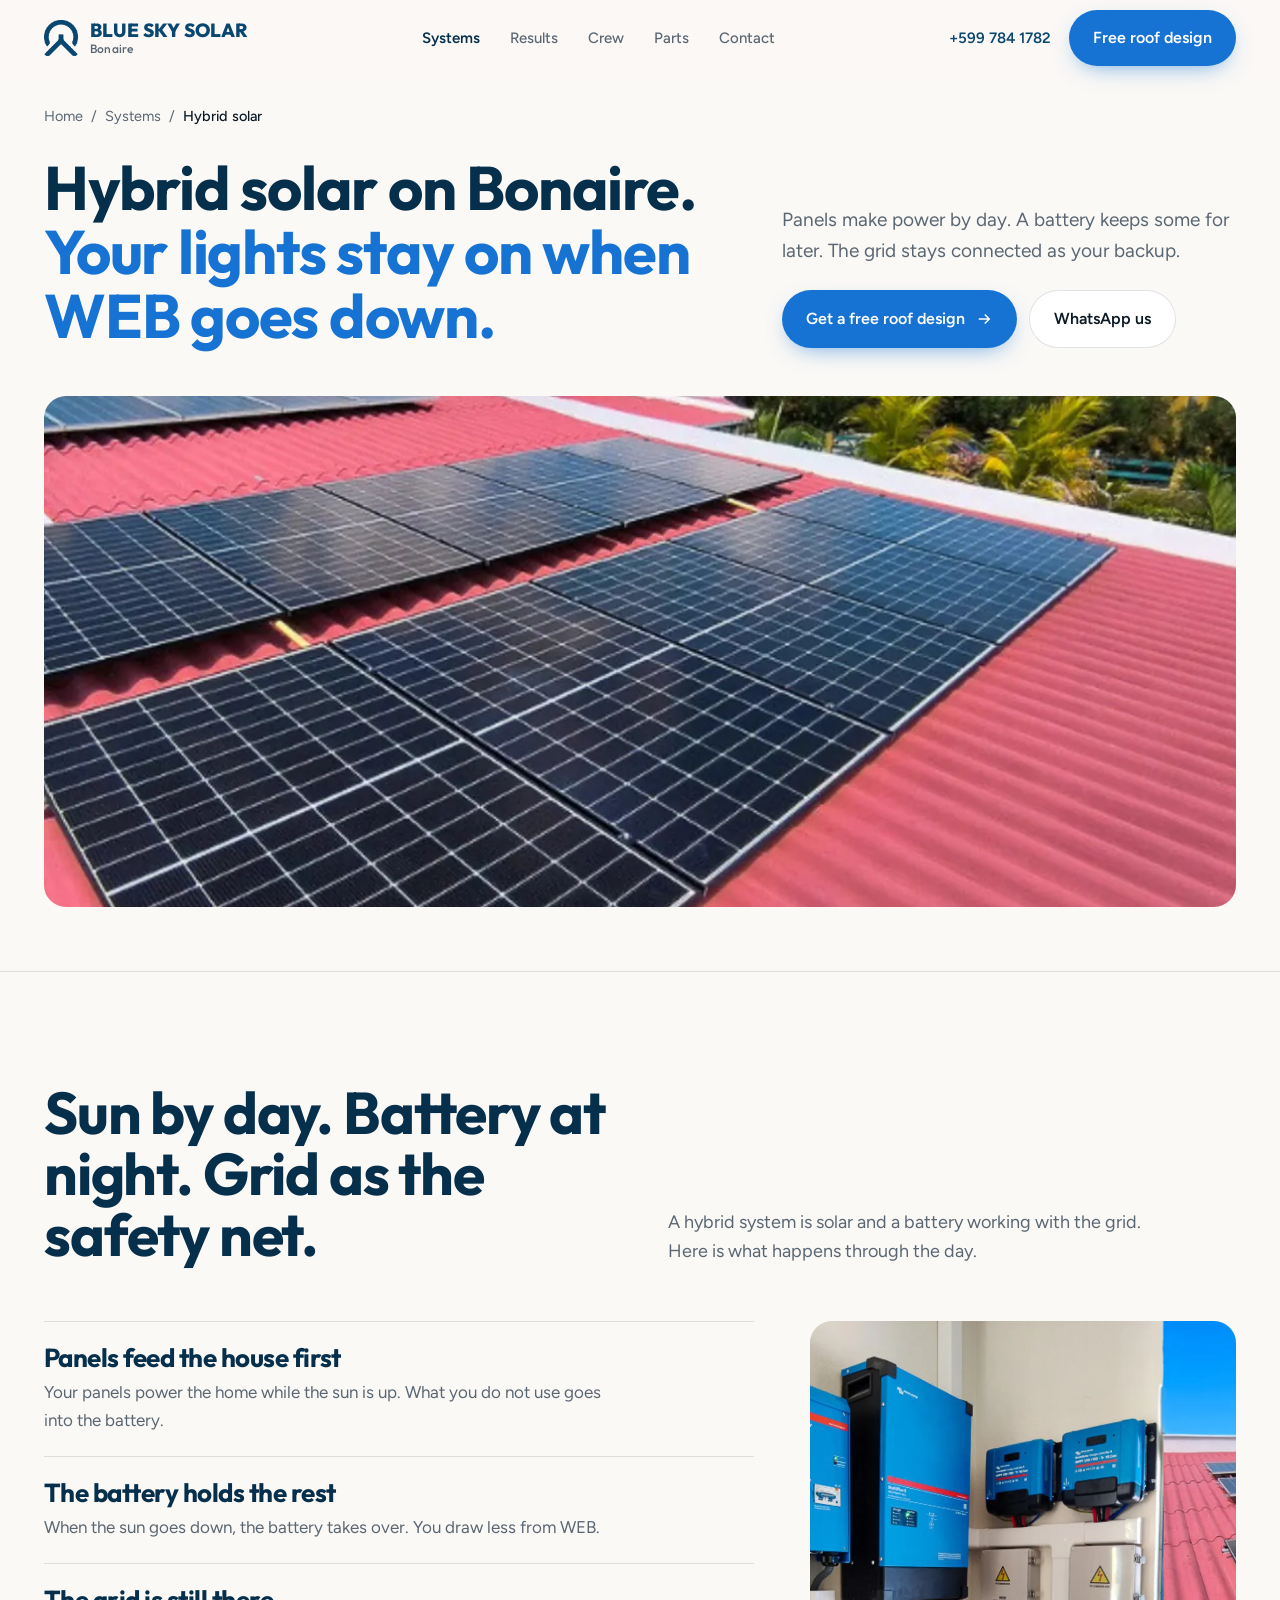
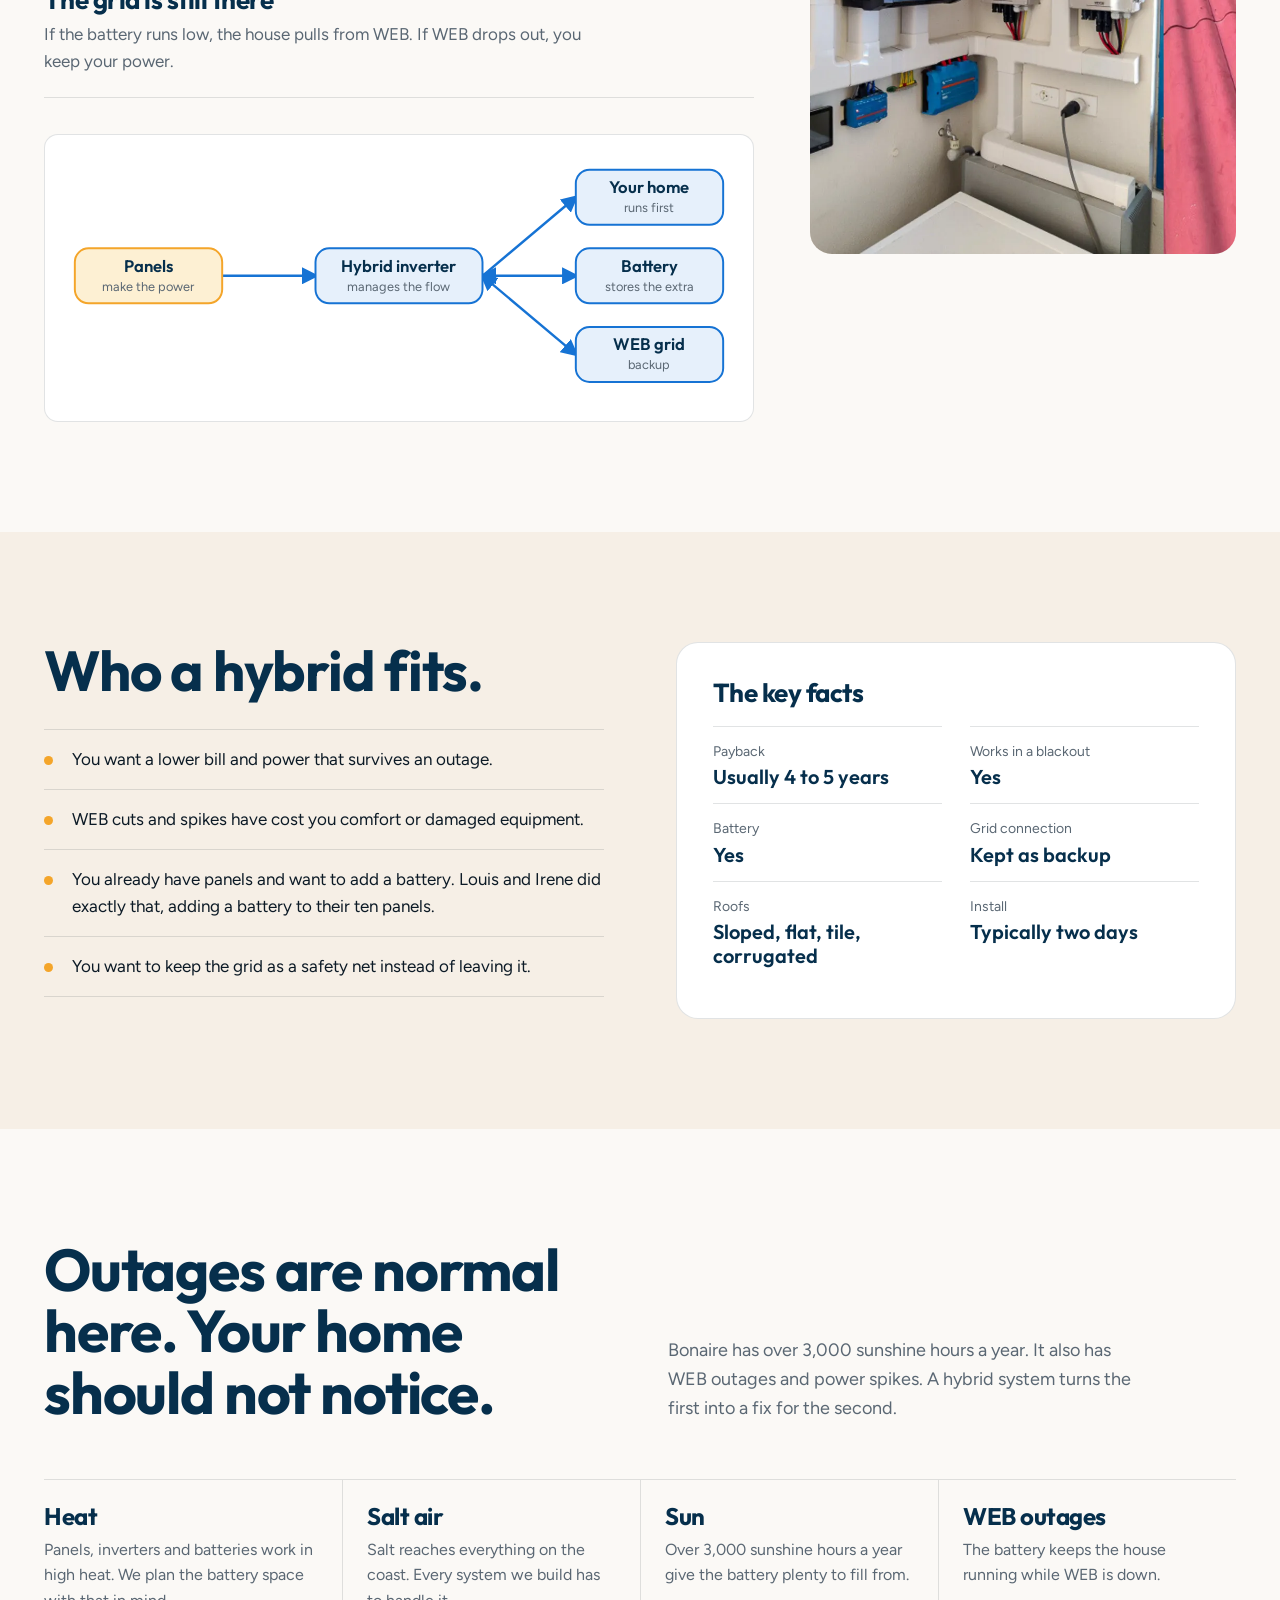
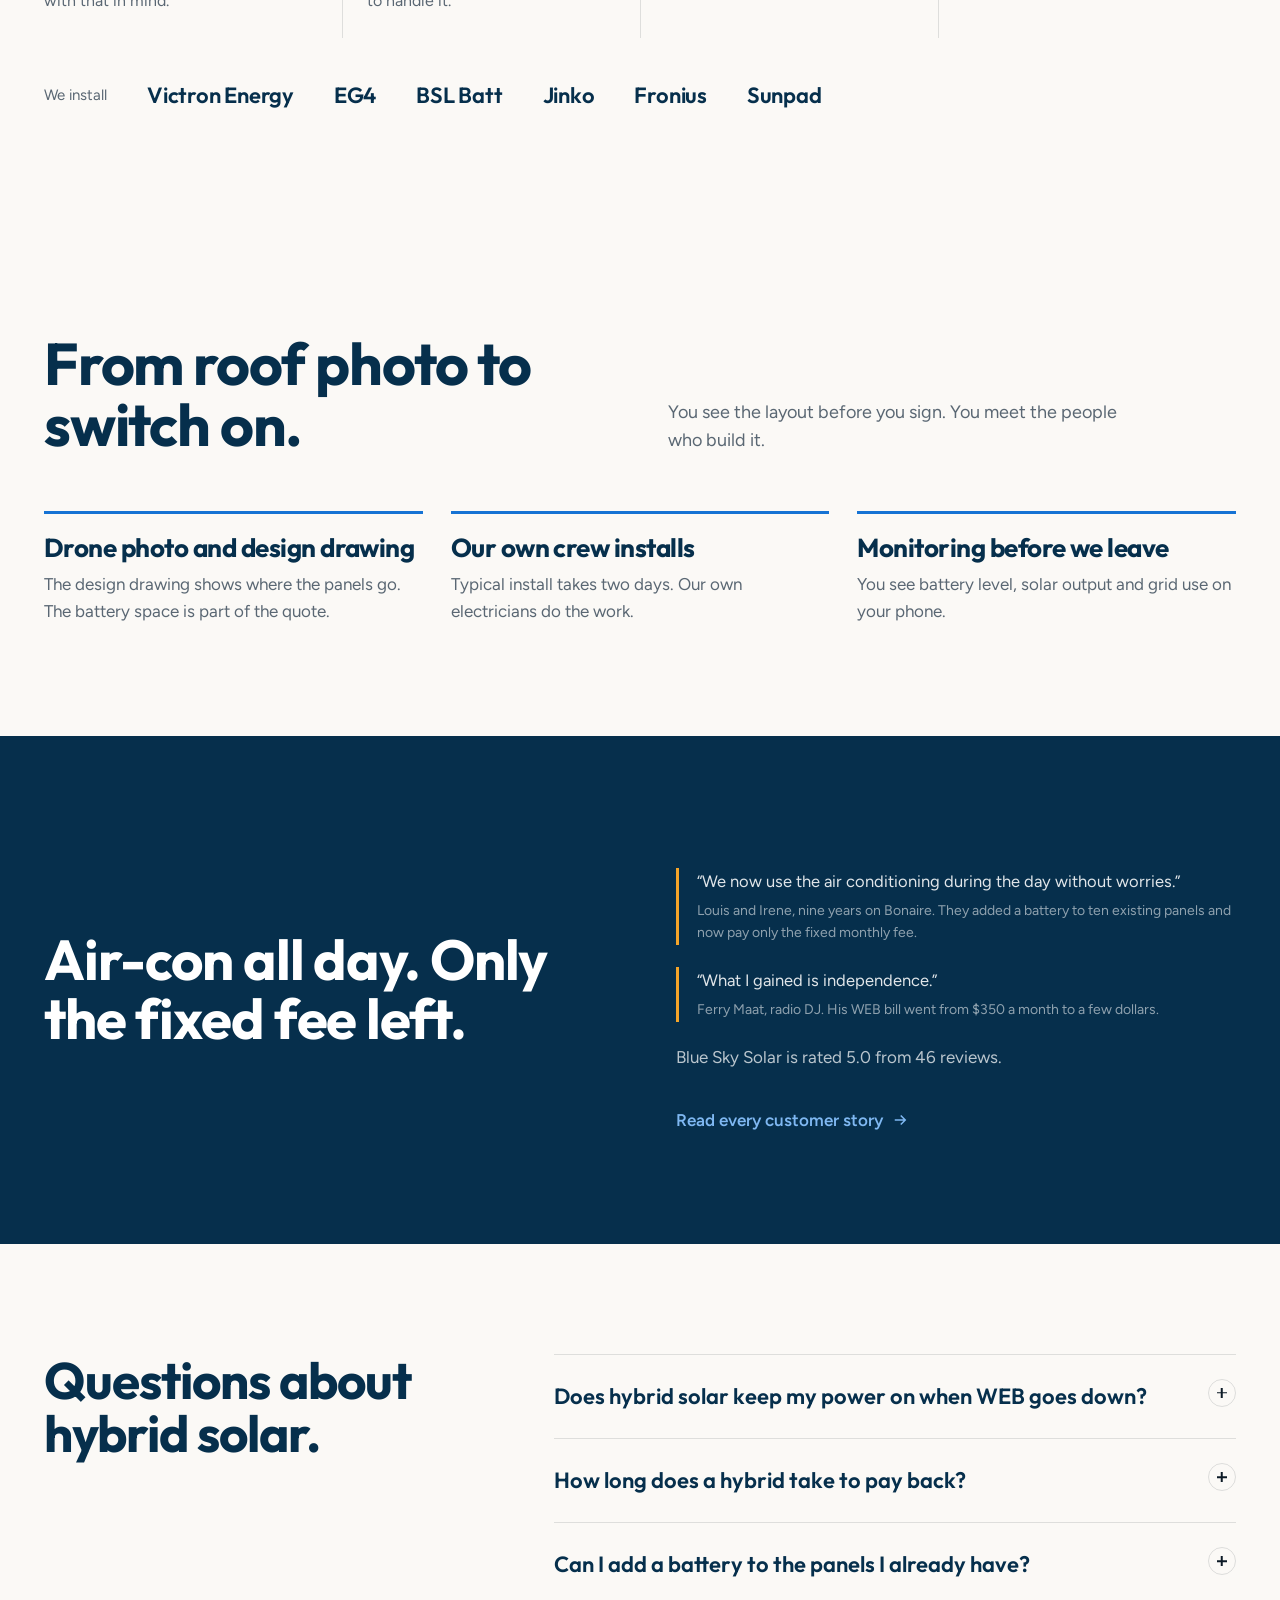
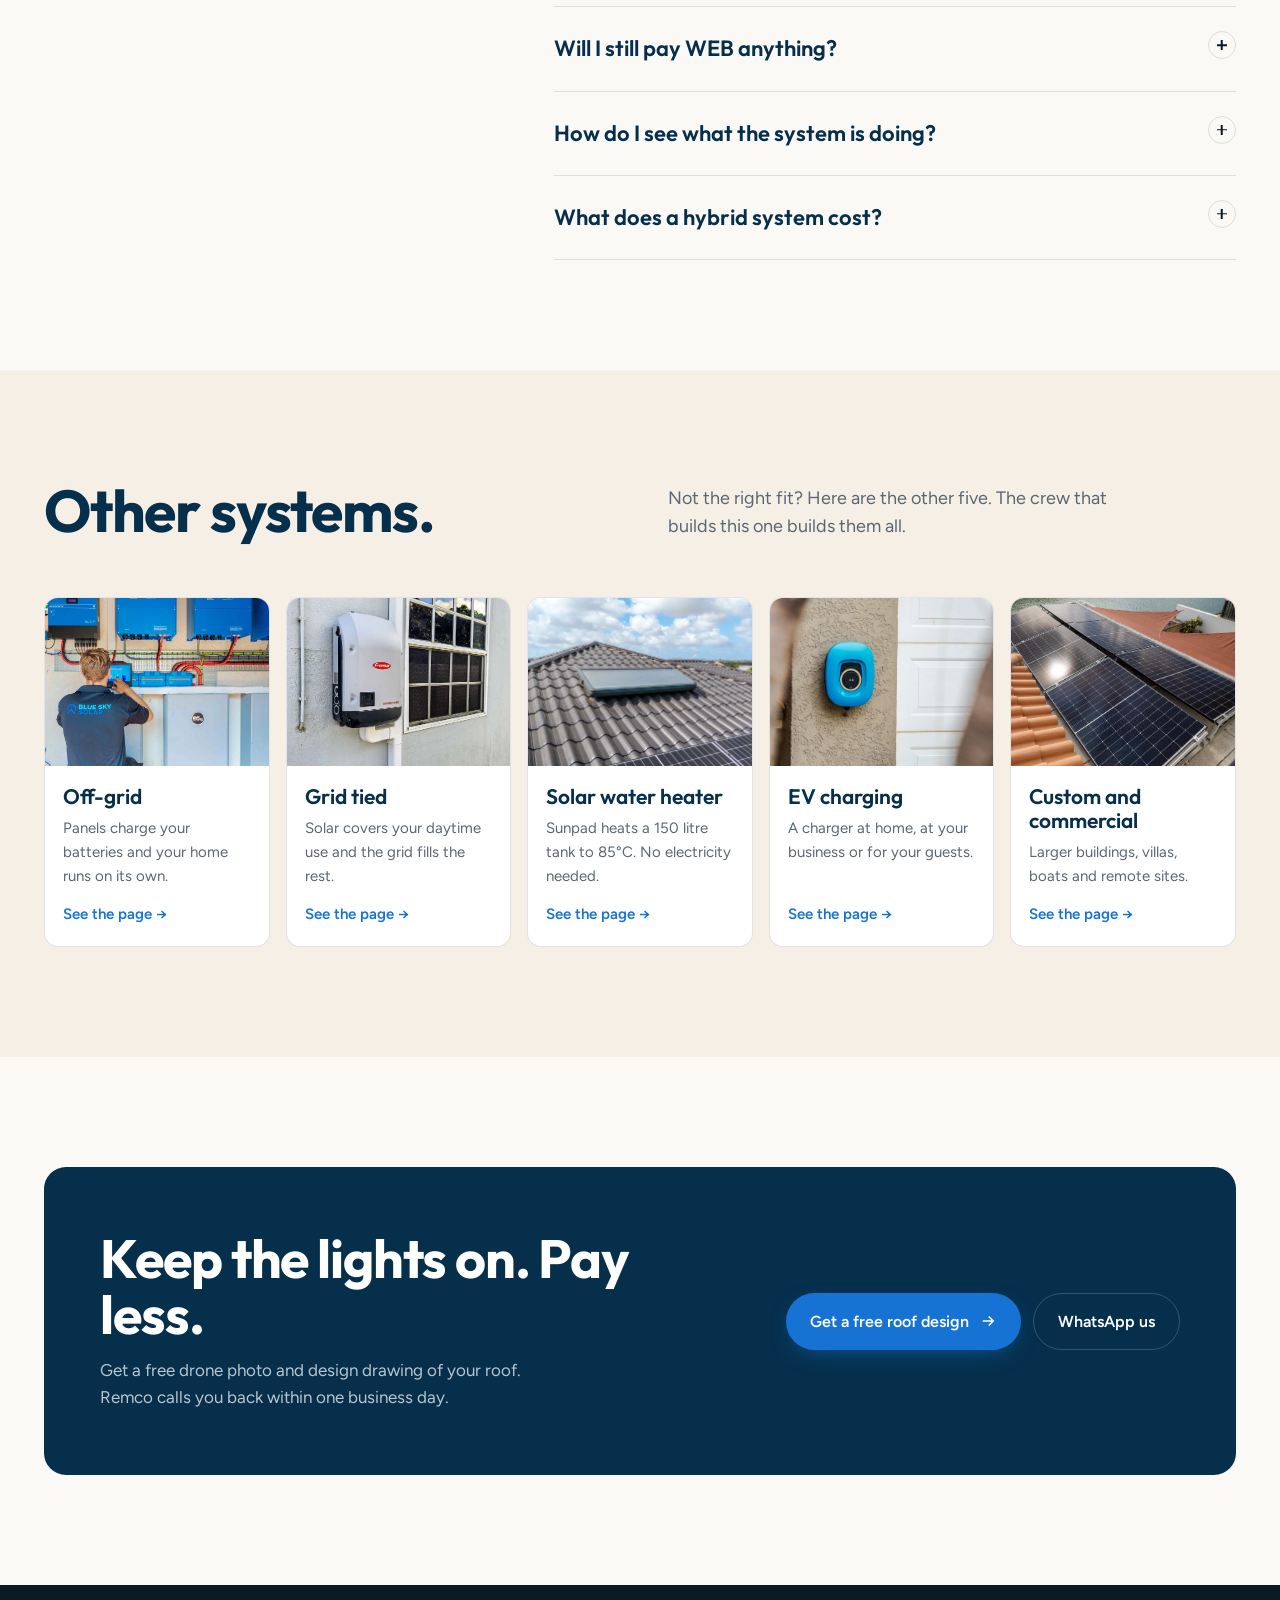
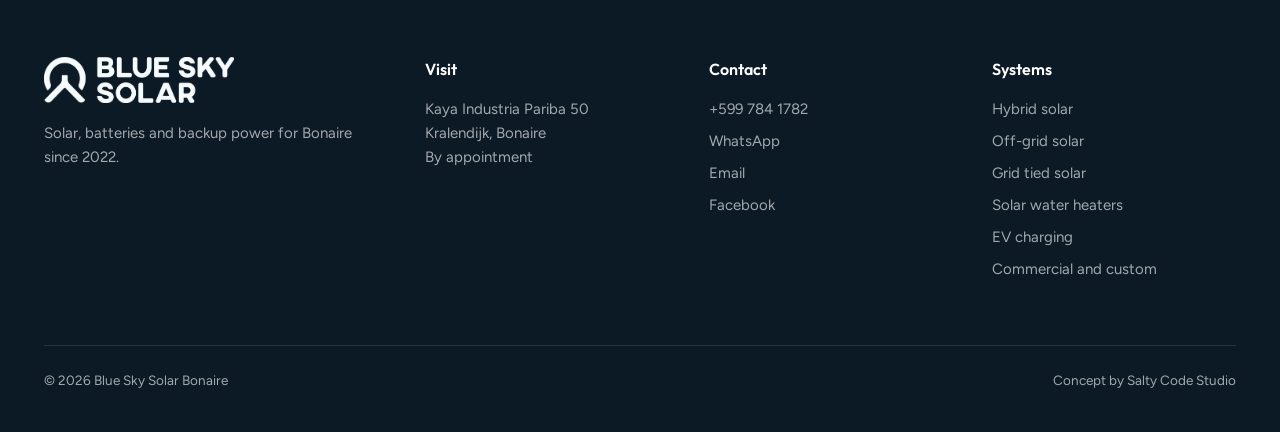
<file: hybrid-solar-bonaire.html>
<!doctype html>
<html lang="en">
<head>
<meta charset="utf-8">
<meta name="viewport" content="width=device-width, initial-scale=1">
<meta name="robots" content="noindex, nofollow">
<title>Hybrid Solar with Battery on Bonaire | Blue Sky Solar</title>
<meta name="description" content="Hybrid solar with a battery on Bonaire. Cut your WEB bill and keep the lights on in an outage. Drone design, own crew, monitoring app. Free roof design.">
<link rel="canonical" href="https://blueskysolarbonaire.com/hybrid-solar-bonaire/">
<meta property="og:type" content="website">
<meta property="og:site_name" content="Blue Sky Solar Bonaire">
<meta property="og:title" content="Hybrid Solar with Battery on Bonaire | Blue Sky Solar">
<meta property="og:description" content="Hybrid solar with a battery on Bonaire. Cut your WEB bill and keep the lights on in an outage. Drone design, own crew, monitoring app. Free roof design.">
<meta property="og:url" content="https://blueskysolarbonaire.com/hybrid-solar-bonaire/">
<meta property="og:image" content="https://blueskysolarbonaire.com/img/irene-roof.jpg">
<meta name="twitter:card" content="summary_large_image">
<link rel="icon" href="img/BSS-Brandmark-FC.png">
<link rel="preconnect" href="https://fonts.googleapis.com">
<link rel="preconnect" href="https://fonts.gstatic.com" crossorigin>
<link href="https://fonts.googleapis.com/css2?family=Outfit:wght@500;600;700;800&family=Figtree:wght@400;500;600&display=swap" rel="stylesheet">
<link rel="stylesheet" href="css/site.css">
<link rel="stylesheet" href="css/system-page.css">
<script type="application/ld+json">
{
  "@context": "https://schema.org",
  "@type": "Service",
  "name": "Hybrid solar and battery systems on Bonaire",
  "serviceType": "Hybrid solar and battery systems",
  "description": "Hybrid solar with a battery on Bonaire. Cut your WEB bill and keep the lights on in an outage. Drone design, own crew, monitoring app. Free roof design.",
  "url": "https://blueskysolarbonaire.com/hybrid-solar-bonaire/",
  "areaServed": {
    "@type": "Place",
    "name": "Bonaire"
  },
  "provider": {
    "@type": "LocalBusiness",
    "name": "Blue Sky Solar Bonaire",
    "url": "https://blueskysolarbonaire.com",
    "telephone": "+5997841782",
    "email": "info@blueskysolarbonaire.com",
    "address": {
      "@type": "PostalAddress",
      "streetAddress": "Kaya Industria Pariba 50",
      "addressLocality": "Kralendijk",
      "addressRegion": "Bonaire",
      "addressCountry": "BQ"
    },
    "aggregateRating": {
      "@type": "AggregateRating",
      "ratingValue": "5.0",
      "bestRating": "5",
      "reviewCount": "46"
    }
  }
}
</script>
<script type="application/ld+json">
{
  "@context": "https://schema.org",
  "@type": "BreadcrumbList",
  "itemListElement": [
    {
      "@type": "ListItem",
      "position": 1,
      "name": "Home",
      "item": "https://blueskysolarbonaire.com/"
    },
    {
      "@type": "ListItem",
      "position": 2,
      "name": "Systems",
      "item": "https://blueskysolarbonaire.com/systems/"
    },
    {
      "@type": "ListItem",
      "position": 3,
      "name": "Hybrid solar",
      "item": "https://blueskysolarbonaire.com/hybrid-solar-bonaire/"
    }
  ]
}
</script>
<script type="application/ld+json">
{
  "@context": "https://schema.org",
  "@type": "FAQPage",
  "mainEntity": [
    {
      "@type": "Question",
      "name": "Does hybrid solar keep my power on when WEB goes down?",
      "acceptedAnswer": {
        "@type": "Answer",
        "text": "Yes. A hybrid system has a battery, so you have power during outages."
      }
    },
    {
      "@type": "Question",
      "name": "How long does a hybrid take to pay back?",
      "acceptedAnswer": {
        "@type": "Answer",
        "text": "Usually 4 to 5 years. Grid tied pays back faster, at around 2 years, but it gives no backup in an outage."
      }
    },
    {
      "@type": "Question",
      "name": "Can I add a battery to the panels I already have?",
      "acceptedAnswer": {
        "@type": "Answer",
        "text": "Often yes. Louis and Irene had ten panels and added a battery for blackouts. Tell us what you have and we will look at it."
      }
    },
    {
      "@type": "Question",
      "name": "Will I still pay WEB anything?",
      "acceptedAnswer": {
        "@type": "Answer",
        "text": "The grid stays connected. Louis and Irene now pay only the fixed monthly fee."
      }
    },
    {
      "@type": "Question",
      "name": "How do I see what the system is doing?",
      "acceptedAnswer": {
        "@type": "Answer",
        "text": "We set up the monitoring app with you before we leave. Battery level, solar output and grid use show on your phone."
      }
    },
    {
      "@type": "Question",
      "name": "What does a hybrid system cost?",
      "acceptedAnswer": {
        "@type": "Answer",
        "text": "It depends on how much power you use and what you want to fix. We give a free consultation and a custom quote. Material prices move with purchase and transport costs, so ask for the current figure."
      }
    }
  ]
}
</script>
</head>
<body>

<header id="top">
  <div class="wrap bar">
    <a href="index.html" class="logo"><img src="img/BSS-Brandmark-FC.png" alt=""><span>BLUE SKY SOLAR<small>Bonaire</small></span></a>
    <nav class="main">
      <a href="systems.html">Systems</a>
      <a href="results.html">Results</a>
      <a href="crew.html">Crew</a>
      <a href="parts.html">Parts</a>
      <a href="contact.html">Contact</a>
    </nav>
    <div class="bar-cta">
      <a class="phone" href="tel:+5997841782">+599 784 1782</a>
      <a class="btn btn-sky" href="contact.html">Free roof design</a>
      <button class="menu-btn" aria-label="Menu" aria-expanded="false"><svg width="18" height="18" viewBox="0 0 24 24" fill="none" stroke="currentColor" stroke-width="2"><path d="M4 8h16M4 16h16"/></svg></button>
    </div>
  </div>
</header>
<div class="mobile-nav">
  <a href="index.html">Home</a><a href="systems.html">Systems</a><a href="results.html">Results</a><a href="crew.html">Crew</a><a href="parts.html">Parts</a><a href="contact.html">Contact</a>
</div>
<main>
<div class="wrap crumbs"><nav aria-label="Breadcrumb"><a href="index.html">Home</a><span>/</span><a href="systems.html">Systems</a><span>/</span><span aria-current="page">Hybrid solar</span></nav></div>

<section class="page-hero">
  <div class="wrap">
    <h1>Hybrid solar on Bonaire. <span>Your lights stay on when WEB goes down.</span></h1>
    <div>
      <p>Panels make power by day. A battery keeps some for later. The grid stays connected as your backup.</p>
      <div class="hero-actions">
        <a class="btn btn-sky" href="contact.html?goal=backup#quote">Get a free roof design <svg viewBox="0 0 24 24" fill="none" stroke="currentColor" stroke-width="2"><path d="M5 12h14M13 6l6 6-6 6"/></svg></a>
        <a class="btn btn-ghost" href="https://wa.me/5997841782?text=Hi%20Blue%20Sky%2C%20I%20would%20like%20a%20hybrid%20solar%20system%20with%20a%20battery%20on%20Bonaire.">WhatsApp us</a>
      </div>
    </div>
  </div>
  <div class="wrap">
    <figure class="wide-photo rv"><picture><source srcset="img/irene-roof.webp" type="image/webp"><img src="img/irene-roof.jpg" alt="Solar panels on a red roof in Bonaire" width="2400" height="1600" fetchpriority="high"></picture></figure>
  </div>
</section>

<section class="sec">
  <div class="wrap">
    <div class="sec-head">
      <h2>Sun by day. Battery at night. Grid as the safety net.</h2>
      <p>A hybrid system is solar and a battery working with the grid. Here is what happens through the day.</p>
    </div>
    <div class="how-grid">
      <div>
        <div class="how-list"><div class="how-item"><h3>Panels feed the house first</h3><p>Your panels power the home while the sun is up. What you do not use goes into the battery.</p></div><div class="how-item"><h3>The battery holds the rest</h3><p>When the sun goes down, the battery takes over. You draw less from WEB.</p></div><div class="how-item"><h3>The grid is still there</h3><p>If the battery runs low, the house pulls from WEB. If WEB drops out, you keep your power.</p></div></div>
        <div class="flow rv"><svg class="flow-svg" viewBox="0 0 680 250" role="img" aria-label="Diagram: panels feed a hybrid inverter, which feeds your home, a battery and the WEB grid.">
<defs><marker id="ah" viewBox="0 0 10 10" refX="8" refY="5" markerWidth="7" markerHeight="7" orient="auto-start-reverse"><path d="M0 0L10 5L0 10z" fill="#1673d4"/></marker></defs>
<line x1="160" y1="123.0" x2="255" y2="123.0" stroke="#1673d4" stroke-width="2.5" marker-end="url(#ah)"/>
<line x1="425" y1="123.0" x2="520" y2="43.0" stroke="#1673d4" stroke-width="2.5" marker-end="url(#ah)"/>
<line x1="425" y1="123.0" x2="520" y2="123.0" stroke="#1673d4" stroke-width="2.5" marker-end="url(#ah)" marker-start="url(#ah)"/>
<line x1="425" y1="123.0" x2="520" y2="203.0" stroke="#1673d4" stroke-width="2.5" marker-end="url(#ah)" marker-start="url(#ah)"/>
<rect x="10" y="95" width="150" height="56" rx="14" fill="#fdf0d3" stroke="#f4a52a" stroke-width="2"/>
<text x="85.0" y="119" text-anchor="middle" font-family="Outfit,sans-serif" font-weight="600" font-size="17" fill="#062f4c">Panels</text>
<text x="85.0" y="138" text-anchor="middle" font-family="Figtree,sans-serif" font-size="13" fill="#5a6773">make the power</text>
<rect x="255" y="95" width="170" height="56" rx="14" fill="#e6f0fb" stroke="#1673d4" stroke-width="2"/>
<text x="340.0" y="119" text-anchor="middle" font-family="Outfit,sans-serif" font-weight="600" font-size="17" fill="#062f4c">Hybrid inverter</text>
<text x="340.0" y="138" text-anchor="middle" font-family="Figtree,sans-serif" font-size="13" fill="#5a6773">manages the flow</text>
<rect x="520" y="15" width="150" height="56" rx="14" fill="#e6f0fb" stroke="#1673d4" stroke-width="2"/>
<text x="595.0" y="39" text-anchor="middle" font-family="Outfit,sans-serif" font-weight="600" font-size="17" fill="#062f4c">Your home</text>
<text x="595.0" y="58" text-anchor="middle" font-family="Figtree,sans-serif" font-size="13" fill="#5a6773">runs first</text>
<rect x="520" y="95" width="150" height="56" rx="14" fill="#e6f0fb" stroke="#1673d4" stroke-width="2"/>
<text x="595.0" y="119" text-anchor="middle" font-family="Outfit,sans-serif" font-weight="600" font-size="17" fill="#062f4c">Battery</text>
<text x="595.0" y="138" text-anchor="middle" font-family="Figtree,sans-serif" font-size="13" fill="#5a6773">stores the extra</text>
<rect x="520" y="175" width="150" height="56" rx="14" fill="#e6f0fb" stroke="#1673d4" stroke-width="2"/>
<text x="595.0" y="199" text-anchor="middle" font-family="Outfit,sans-serif" font-weight="600" font-size="17" fill="#062f4c">WEB grid</text>
<text x="595.0" y="218" text-anchor="middle" font-family="Figtree,sans-serif" font-size="13" fill="#5a6773">backup</text>
</svg></div>
      </div>
      <figure class="side-photo rv"><picture><source srcset="img/irene-shed.webp" type="image/webp"><img src="img/irene-shed.jpg" alt="Hybrid inverter and battery setup in a shed" loading="lazy"></picture></figure>
    </div>
  </div>
</section>

<section class="sec fits">
  <div class="wrap fit-grid">
    <div>
      <h2>Who a hybrid fits.</h2>
      <ul class="fit-list"><li>You want a lower bill and power that survives an outage.</li><li>WEB cuts and spikes have cost you comfort or damaged equipment.</li><li>You already have panels and want to add a battery. Louis and Irene did exactly that, adding a battery to their ten panels.</li><li>You want to keep the grid as a safety net instead of leaving it.</li></ul>
    </div>
    <div class="fit-facts rv">
      <h3>The key facts</h3>
      <dl class="kf"><div><dt>Payback</dt><dd>Usually 4 to 5 years</dd></div><div><dt>Works in a blackout</dt><dd>Yes</dd></div><div><dt>Battery</dt><dd>Yes</dd></div><div><dt>Grid connection</dt><dd>Kept as backup</dd></div><div><dt>Roofs</dt><dd>Sloped, flat, tile, corrugated</dd></div><div><dt>Install</dt><dd>Typically two days</dd></div></dl>
    </div>
  </div>
</section>

<section class="sec bonaire">
  <div class="wrap">
    <div class="sec-head">
      <h2>Outages are normal here. Your home should not notice.</h2>
      <p>Bonaire has over 3,000 sunshine hours a year. It also has WEB outages and power spikes. A hybrid system turns the first into a fix for the second.</p>
    </div>
    <div class="bn-grid"><div class="bn-item"><h3>Heat</h3><p>Panels, inverters and batteries work in high heat. We plan the battery space with that in mind.</p></div><div class="bn-item"><h3>Salt air</h3><p>Salt reaches everything on the coast. Every system we build has to handle it.</p></div><div class="bn-item"><h3>Sun</h3><p>Over 3,000 sunshine hours a year give the battery plenty to fill from.</p></div><div class="bn-item"><h3>WEB outages</h3><p>The battery keeps the house running while WEB is down.</p></div></div>
    <div class="brands"><span>We install</span><strong>Victron Energy</strong><strong>EG4</strong><strong>BSL Batt</strong><strong>Jinko</strong><strong>Fronius</strong><strong>Sunpad</strong></div>
  </div>
</section>

<section class="sec">
  <div class="wrap">
    <div class="sec-head">
      <h2>From roof photo to switch on.</h2>
      <p>You see the layout before you sign. You meet the people who build it.</p>
    </div>
    <div class="proc"><div class="proc-item rv"><h3>Drone photo and design drawing</h3><p>The design drawing shows where the panels go. The battery space is part of the quote.</p></div><div class="proc-item rv"><h3>Our own crew installs</h3><p>Typical install takes two days. Our own electricians do the work.</p></div><div class="proc-item rv"><h3>Monitoring before we leave</h3><p>You see battery level, solar output and grid use on your phone.</p></div></div>
  </div>
</section>

<section class="sec proof">
  <div class="wrap proof-grid"><div class="proof-big">Air-con all day. Only the fixed fee left.</div><div class="proof-side"><figure class="q"><blockquote>“We now use the air conditioning during the day without worries.”</blockquote><figcaption>Louis and Irene, nine years on Bonaire. They added a battery to ten existing panels and now pay only the fixed monthly fee.</figcaption></figure><figure class="q"><blockquote>“What I gained is independence.”</blockquote><figcaption>Ferry Maat, radio DJ. His WEB bill went from $350 a month to a few dollars.</figcaption></figure><p class="proof-note">Blue Sky Solar is rated 5.0 from 46 reviews.</p><a class="more" href="results.html">Read every customer story <svg viewBox="0 0 24 24" fill="none" stroke="currentColor" stroke-width="2"><path d="M5 12h14M13 6l6 6-6 6"/></svg></a></div></div>
</section>

<section class="sec" id="faq">
  <div class="wrap">
    <div class="faq">
      <h2>Questions about hybrid solar.</h2>
      <div><details><summary>Does hybrid solar keep my power on when WEB goes down?<i></i></summary><p>Yes. A hybrid system has a battery, so you have power during outages.</p></details><details><summary>How long does a hybrid take to pay back?<i></i></summary><p>Usually 4 to 5 years. Grid tied pays back faster, at around 2 years, but it gives no backup in an outage.</p></details><details><summary>Can I add a battery to the panels I already have?<i></i></summary><p>Often yes. Louis and Irene had ten panels and added a battery for blackouts. Tell us what you have and we will look at it.</p></details><details><summary>Will I still pay WEB anything?<i></i></summary><p>The grid stays connected. Louis and Irene now pay only the fixed monthly fee.</p></details><details><summary>How do I see what the system is doing?<i></i></summary><p>We set up the monitoring app with you before we leave. Battery level, solar output and grid use show on your phone.</p></details><details><summary>What does a hybrid system cost?<i></i></summary><p>It depends on how much power you use and what you want to fix. We give a free consultation and a custom quote. Material prices move with purchase and transport costs, so ask for the current figure.</p></details></div>
    </div>
  </div>
</section>

<section class="sec others">
  <div class="wrap">
    <div class="sec-head">
      <h2>Other systems.</h2>
      <p>Not the right fit? Here are the other five. The crew that builds this one builds them all.</p>
    </div>
    <div class="other-grid"><a class="other-card rv" href="off-grid-solar-bonaire.html"><div class="other-img"><picture><source srcset="img/install.webp" type="image/webp"><img src="img/install.jpg" alt="Blue Sky Solar technician wiring Victron inverters" loading="lazy"></picture></div><div class="other-body"><b>Off-grid</b><span>Panels charge your batteries and your home runs on its own.</span><i>See the page</i></div></a><a class="other-card rv" href="grid-tied-solar-bonaire.html"><div class="other-img"><picture><source srcset="img/gridtied.webp" type="image/webp"><img src="img/gridtied.jpg" alt="Fronius grid tied inverter on a wall" loading="lazy"></picture></div><div class="other-body"><b>Grid tied</b><span>Solar covers your daytime use and the grid fills the rest.</span><i>See the page</i></div></a><a class="other-card rv" href="solar-water-heater-bonaire.html"><div class="other-img"><picture><source srcset="img/heater.webp" type="image/webp"><img src="img/heater.jpg" alt="Sunpad solar water heater on a tiled roof" loading="lazy"></picture></div><div class="other-body"><b>Solar water heater</b><span>Sunpad heats a 150 litre tank to 85°C. No electricity needed.</span><i>See the page</i></div></a><a class="other-card rv" href="ev-charging-bonaire.html"><div class="other-img"><picture><source srcset="img/ev.webp" type="image/webp"><img src="img/ev.jpg" alt="Blue EV charger on a wall" loading="lazy"></picture></div><div class="other-body"><b>EV charging</b><span>A charger at home, at your business or for your guests.</span><i>See the page</i></div></a><a class="other-card rv" href="commercial-solar-bonaire.html"><div class="other-img"><picture><source srcset="img/villa-roof.webp" type="image/webp"><img src="img/villa-roof.jpg" alt="Solar panels on a villa roof by the water" loading="lazy"></picture></div><div class="other-body"><b>Custom and commercial</b><span>Larger buildings, villas, boats and remote sites.</span><i>See the page</i></div></a></div>
  </div>
</section>

<section class="sec">
  <div class="wrap">
    <div class="cta-band rv">
      <div><h2>Keep the lights on. Pay less.</h2><p>Get a free drone photo and design drawing of your roof. Remco calls you back within one business day.</p></div>
      <div class="hero-actions">
        <a class="btn btn-sky" href="contact.html?goal=backup#quote">Get a free roof design <svg viewBox="0 0 24 24" fill="none" stroke="currentColor" stroke-width="2"><path d="M5 12h14M13 6l6 6-6 6"/></svg></a>
        <a class="btn btn-light" href="https://wa.me/5997841782?text=Hi%20Blue%20Sky%2C%20I%20would%20like%20a%20hybrid%20solar%20system%20with%20a%20battery%20on%20Bonaire.">WhatsApp us</a>
      </div>
    </div>
  </div>
</section>
</main>

<footer>
  <div class="wrap">
    <div class="foot">
      <div><img src="img/BSS-Logo-White.png" alt="Blue Sky Solar"><p>Solar, batteries and backup power for Bonaire since 2022.</p></div>
      <div><h4>Visit</h4><p>Kaya Industria Pariba 50<br>Kralendijk, Bonaire<br>By appointment</p></div>
      <div><h4>Contact</h4><a href="tel:+5997841782">+599 784 1782</a><a href="https://wa.me/5997841782">WhatsApp</a><a href="mailto:info@blueskysolarbonaire.com">Email</a><a href="https://www.facebook.com/blueskysolarbonaire">Facebook</a></div>
      <div><h4>Systems</h4><a href="hybrid-solar-bonaire.html">Hybrid solar</a><a href="off-grid-solar-bonaire.html">Off-grid solar</a><a href="grid-tied-solar-bonaire.html">Grid tied solar</a><a href="solar-water-heater-bonaire.html">Solar water heaters</a><a href="ev-charging-bonaire.html">EV charging</a><a href="commercial-solar-bonaire.html">Commercial and custom</a></div>
    </div>
    <div class="legal"><span>© 2026 Blue Sky Solar Bonaire</span><span>Concept by Salty Code Studio</span></div>
  </div>
</footer>

<div class="sticky-cta"><a class="btn btn-sky" href="contact.html?goal=backup#quote">Free roof design</a><a class="btn btn-ghost" href="https://wa.me/5997841782" aria-label="WhatsApp">WhatsApp</a></div>

<script src="js/site.js" defer></script>
</body>
</html>
</file>
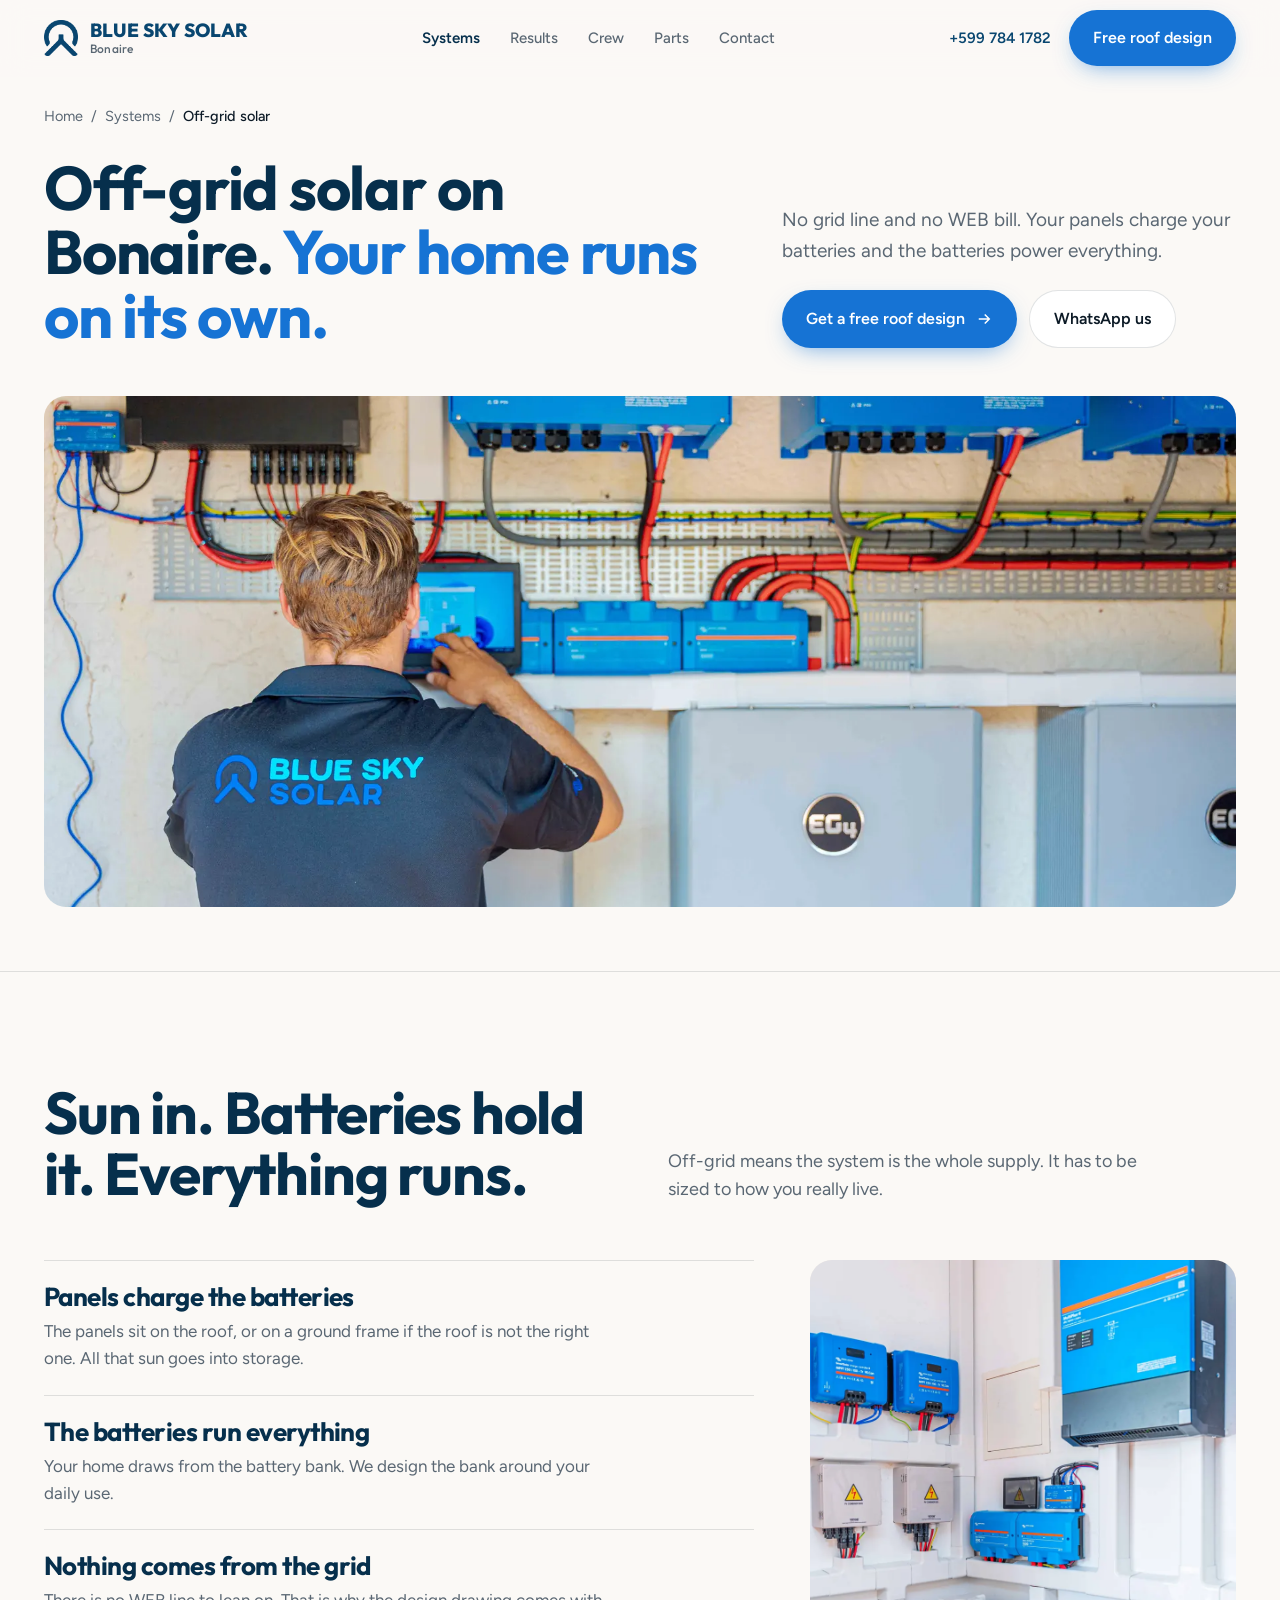
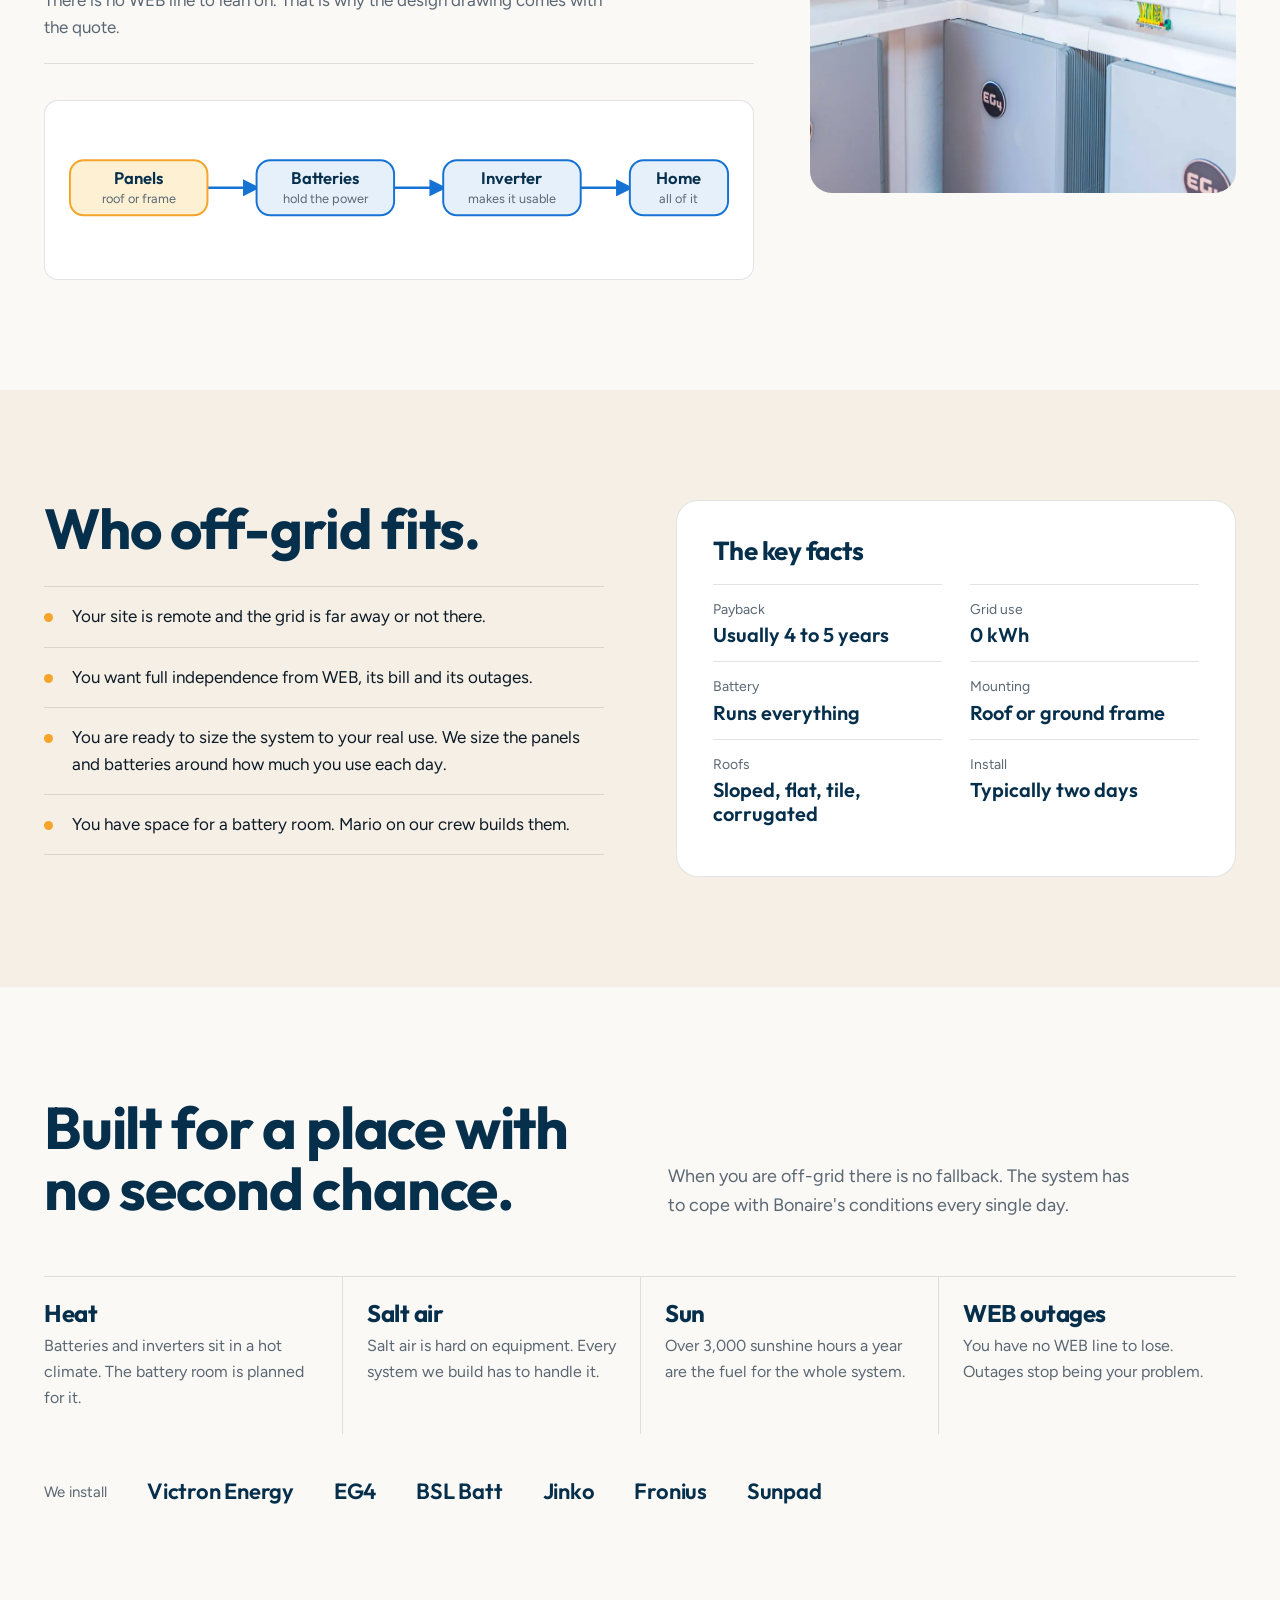
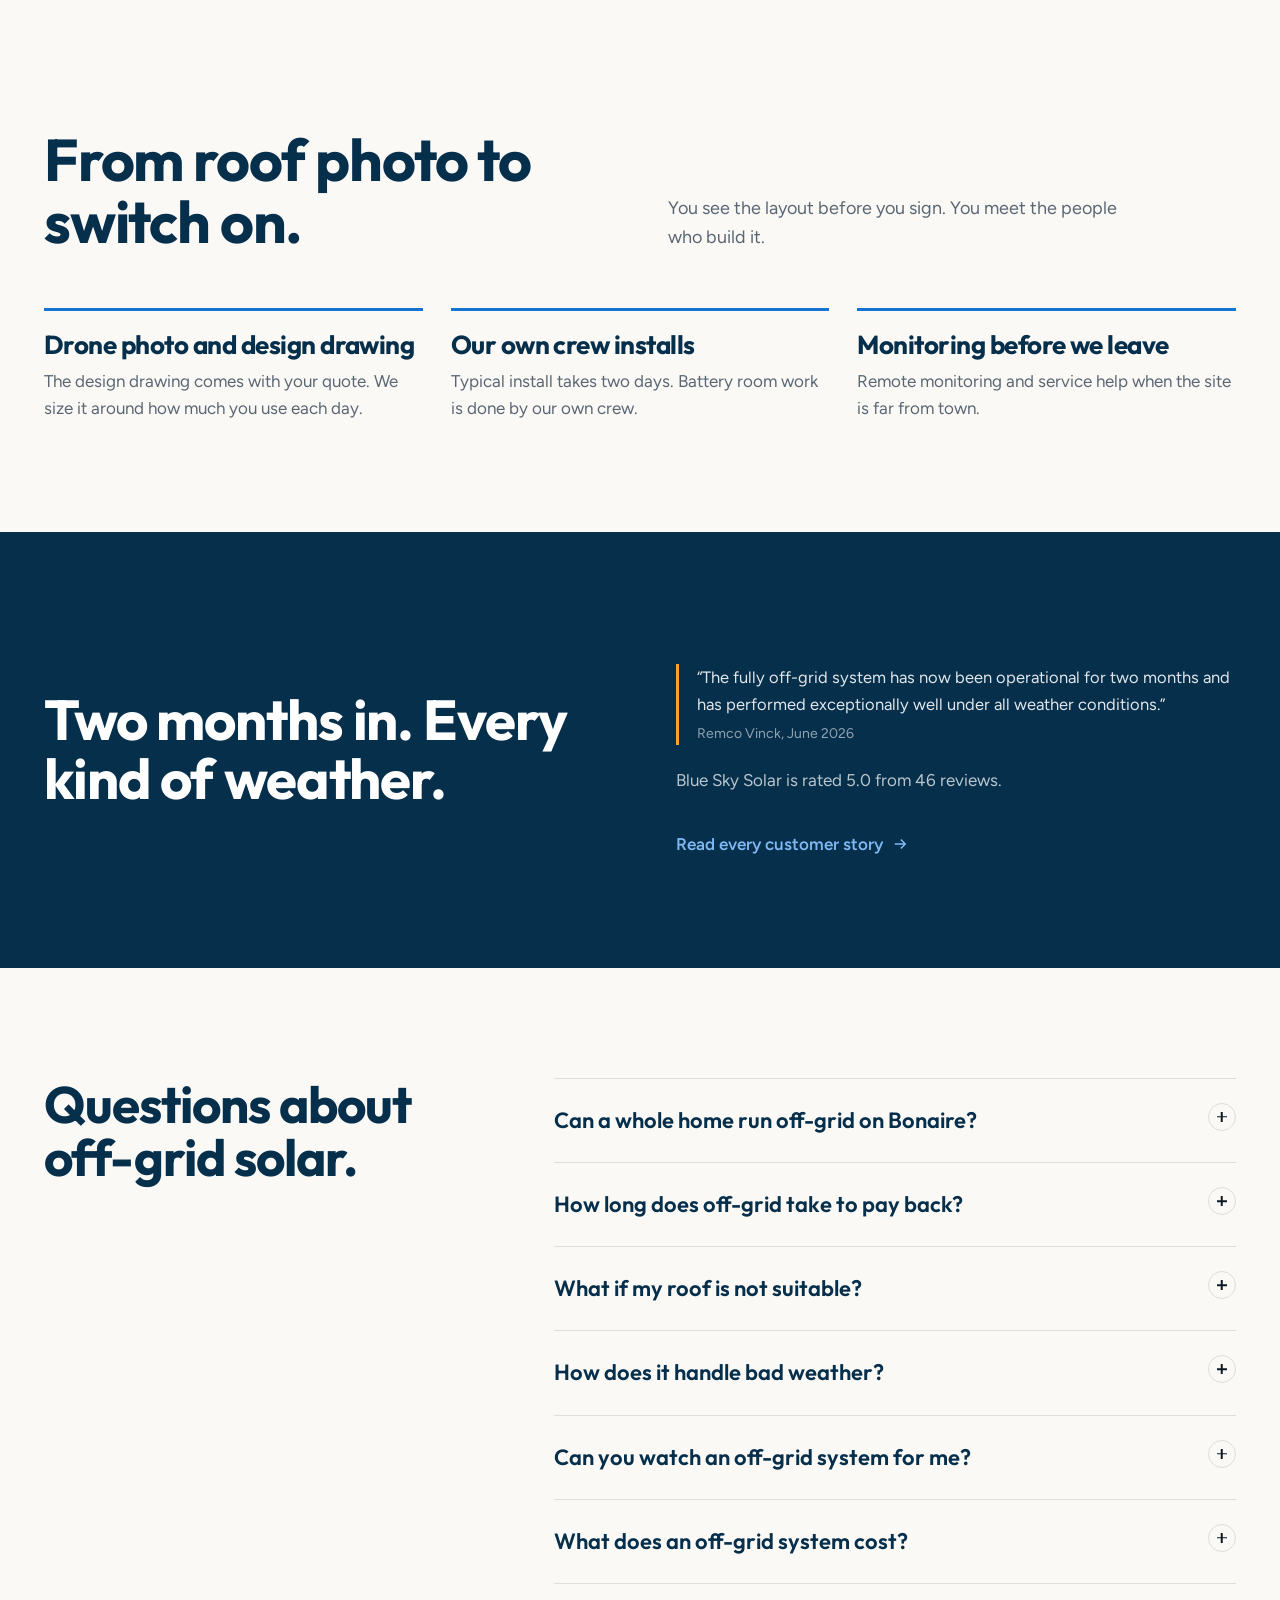
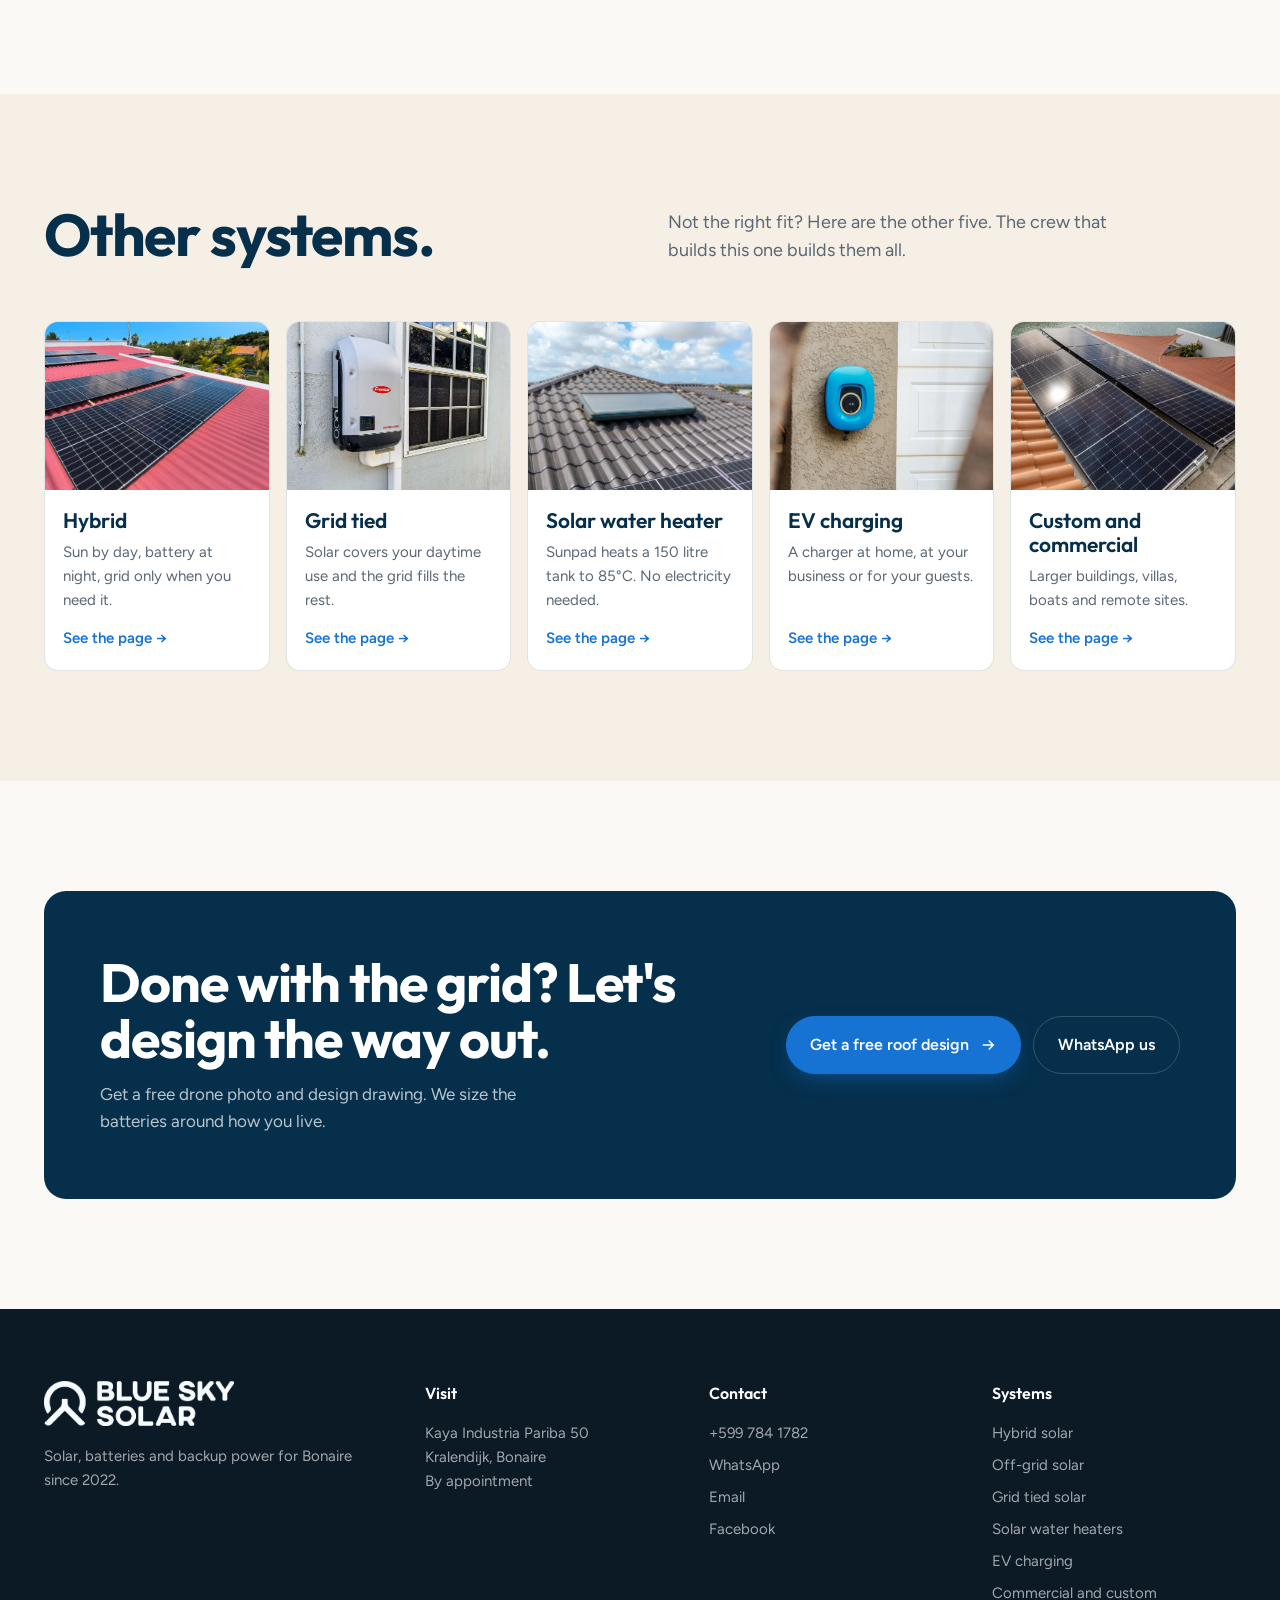
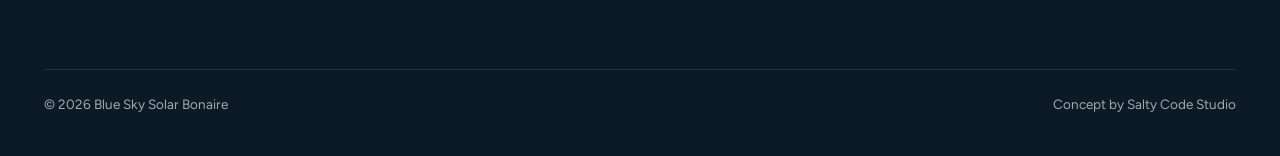
<file: off-grid-solar-bonaire.html>
<!doctype html>
<html lang="en">
<head>
<meta charset="utf-8">
<meta name="viewport" content="width=device-width, initial-scale=1">
<meta name="robots" content="noindex, nofollow">
<title>Off-Grid Solar on Bonaire | Blue Sky Solar</title>
<meta name="description" content="Off-grid solar on Bonaire for remote sites and full independence. Panels charge batteries that power your whole home. Free roof design from a local crew.">
<link rel="canonical" href="https://blueskysolarbonaire.com/off-grid-solar-bonaire/">
<meta property="og:type" content="website">
<meta property="og:site_name" content="Blue Sky Solar Bonaire">
<meta property="og:title" content="Off-Grid Solar on Bonaire | Blue Sky Solar">
<meta property="og:description" content="Off-grid solar on Bonaire for remote sites and full independence. Panels charge batteries that power your whole home. Free roof design from a local crew.">
<meta property="og:url" content="https://blueskysolarbonaire.com/off-grid-solar-bonaire/">
<meta property="og:image" content="https://blueskysolarbonaire.com/img/install.jpg">
<meta name="twitter:card" content="summary_large_image">
<link rel="icon" href="img/BSS-Brandmark-FC.png">
<link rel="preconnect" href="https://fonts.googleapis.com">
<link rel="preconnect" href="https://fonts.gstatic.com" crossorigin>
<link href="https://fonts.googleapis.com/css2?family=Outfit:wght@500;600;700;800&family=Figtree:wght@400;500;600&display=swap" rel="stylesheet">
<link rel="stylesheet" href="css/site.css">
<link rel="stylesheet" href="css/system-page.css">
<script type="application/ld+json">
{
  "@context": "https://schema.org",
  "@type": "Service",
  "name": "Off-grid solar and battery systems on Bonaire",
  "serviceType": "Off-grid solar and battery systems",
  "description": "Off-grid solar on Bonaire for remote sites and full independence. Panels charge batteries that power your whole home. Free roof design from a local crew.",
  "url": "https://blueskysolarbonaire.com/off-grid-solar-bonaire/",
  "areaServed": {
    "@type": "Place",
    "name": "Bonaire"
  },
  "provider": {
    "@type": "LocalBusiness",
    "name": "Blue Sky Solar Bonaire",
    "url": "https://blueskysolarbonaire.com",
    "telephone": "+5997841782",
    "email": "info@blueskysolarbonaire.com",
    "address": {
      "@type": "PostalAddress",
      "streetAddress": "Kaya Industria Pariba 50",
      "addressLocality": "Kralendijk",
      "addressRegion": "Bonaire",
      "addressCountry": "BQ"
    },
    "aggregateRating": {
      "@type": "AggregateRating",
      "ratingValue": "5.0",
      "bestRating": "5",
      "reviewCount": "46"
    }
  }
}
</script>
<script type="application/ld+json">
{
  "@context": "https://schema.org",
  "@type": "BreadcrumbList",
  "itemListElement": [
    {
      "@type": "ListItem",
      "position": 1,
      "name": "Home",
      "item": "https://blueskysolarbonaire.com/"
    },
    {
      "@type": "ListItem",
      "position": 2,
      "name": "Systems",
      "item": "https://blueskysolarbonaire.com/systems/"
    },
    {
      "@type": "ListItem",
      "position": 3,
      "name": "Off-grid solar",
      "item": "https://blueskysolarbonaire.com/off-grid-solar-bonaire/"
    }
  ]
}
</script>
<script type="application/ld+json">
{
  "@context": "https://schema.org",
  "@type": "FAQPage",
  "mainEntity": [
    {
      "@type": "Question",
      "name": "Can a whole home run off-grid on Bonaire?",
      "acceptedAnswer": {
        "@type": "Answer",
        "text": "Yes. Off-grid means fully independent of the grid. The batteries power everything."
      }
    },
    {
      "@type": "Question",
      "name": "How long does off-grid take to pay back?",
      "acceptedAnswer": {
        "@type": "Answer",
        "text": "Usually 4 to 5 years, the same range as a hybrid system."
      }
    },
    {
      "@type": "Question",
      "name": "What if my roof is not suitable?",
      "acceptedAnswer": {
        "@type": "Answer",
        "text": "Panels can also go on a ground frame or another structure on your property. The drone photo shows us the options."
      }
    },
    {
      "@type": "Question",
      "name": "How does it handle bad weather?",
      "acceptedAnswer": {
        "@type": "Answer",
        "text": "One customer wrote that his fully off-grid system performed exceptionally well under all weather conditions after two months."
      }
    },
    {
      "@type": "Question",
      "name": "Can you watch an off-grid system for me?",
      "acceptedAnswer": {
        "@type": "Answer",
        "text": "We set up the monitoring app with you before we leave. We also offer remote monitoring and service for remote sites and vacation homes."
      }
    },
    {
      "@type": "Question",
      "name": "What does an off-grid system cost?",
      "acceptedAnswer": {
        "@type": "Answer",
        "text": "It depends on how much power you use and what you want to fix. We give a free consultation and a custom quote. Material prices move with purchase and transport costs, so ask for the current figure."
      }
    }
  ]
}
</script>
</head>
<body>

<header id="top">
  <div class="wrap bar">
    <a href="index.html" class="logo"><img src="img/BSS-Brandmark-FC.png" alt=""><span>BLUE SKY SOLAR<small>Bonaire</small></span></a>
    <nav class="main">
      <a href="systems.html">Systems</a>
      <a href="results.html">Results</a>
      <a href="crew.html">Crew</a>
      <a href="parts.html">Parts</a>
      <a href="contact.html">Contact</a>
    </nav>
    <div class="bar-cta">
      <a class="phone" href="tel:+5997841782">+599 784 1782</a>
      <a class="btn btn-sky" href="contact.html">Free roof design</a>
      <button class="menu-btn" aria-label="Menu" aria-expanded="false"><svg width="18" height="18" viewBox="0 0 24 24" fill="none" stroke="currentColor" stroke-width="2"><path d="M4 8h16M4 16h16"/></svg></button>
    </div>
  </div>
</header>
<div class="mobile-nav">
  <a href="index.html">Home</a><a href="systems.html">Systems</a><a href="results.html">Results</a><a href="crew.html">Crew</a><a href="parts.html">Parts</a><a href="contact.html">Contact</a>
</div>
<main>
<div class="wrap crumbs"><nav aria-label="Breadcrumb"><a href="index.html">Home</a><span>/</span><a href="systems.html">Systems</a><span>/</span><span aria-current="page">Off-grid solar</span></nav></div>

<section class="page-hero">
  <div class="wrap">
    <h1>Off-grid solar on Bonaire. <span>Your home runs on its own.</span></h1>
    <div>
      <p>No grid line and no WEB bill. Your panels charge your batteries and the batteries power everything.</p>
      <div class="hero-actions">
        <a class="btn btn-sky" href="contact.html?goal=offgrid#quote">Get a free roof design <svg viewBox="0 0 24 24" fill="none" stroke="currentColor" stroke-width="2"><path d="M5 12h14M13 6l6 6-6 6"/></svg></a>
        <a class="btn btn-ghost" href="https://wa.me/5997841782?text=Hi%20Blue%20Sky%2C%20I%20would%20like%20an%20off-grid%20solar%20system%20on%20Bonaire.">WhatsApp us</a>
      </div>
    </div>
  </div>
  <div class="wrap">
    <figure class="wide-photo rv"><picture><source srcset="img/install.webp" type="image/webp"><img src="img/install.jpg" alt="Blue Sky Solar technician wiring Victron inverters" width="2400" height="1600" fetchpriority="high"></picture></figure>
  </div>
</section>

<section class="sec">
  <div class="wrap">
    <div class="sec-head">
      <h2>Sun in. Batteries hold it. Everything runs.</h2>
      <p>Off-grid means the system is the whole supply. It has to be sized to how you really live.</p>
    </div>
    <div class="how-grid">
      <div>
        <div class="how-list"><div class="how-item"><h3>Panels charge the batteries</h3><p>The panels sit on the roof, or on a ground frame if the roof is not the right one. All that sun goes into storage.</p></div><div class="how-item"><h3>The batteries run everything</h3><p>Your home draws from the battery bank. We design the bank around your daily use.</p></div><div class="how-item"><h3>Nothing comes from the grid</h3><p>There is no WEB line to lean on. That is why the design drawing comes with the quote.</p></div></div>
        <div class="flow rv"><svg class="flow-svg" viewBox="0 0 680 140" role="img" aria-label="Diagram: panels charge batteries, an inverter turns that into household power, and your home runs on it.">
<defs><marker id="ah" viewBox="0 0 10 10" refX="8" refY="5" markerWidth="7" markerHeight="7" orient="auto-start-reverse"><path d="M0 0L10 5L0 10z" fill="#1673d4"/></marker></defs>
<line x1="145" y1="68.0" x2="195" y2="68.0" stroke="#1673d4" stroke-width="2.5" marker-end="url(#ah)"/>
<line x1="335" y1="68.0" x2="385" y2="68.0" stroke="#1673d4" stroke-width="2.5" marker-end="url(#ah)"/>
<line x1="525" y1="68.0" x2="575" y2="68.0" stroke="#1673d4" stroke-width="2.5" marker-end="url(#ah)"/>
<rect x="5" y="40" width="140" height="56" rx="14" fill="#fdf0d3" stroke="#f4a52a" stroke-width="2"/>
<text x="75.0" y="64" text-anchor="middle" font-family="Outfit,sans-serif" font-weight="600" font-size="17" fill="#062f4c">Panels</text>
<text x="75.0" y="83" text-anchor="middle" font-family="Figtree,sans-serif" font-size="13" fill="#5a6773">roof or frame</text>
<rect x="195" y="40" width="140" height="56" rx="14" fill="#e6f0fb" stroke="#1673d4" stroke-width="2"/>
<text x="265.0" y="64" text-anchor="middle" font-family="Outfit,sans-serif" font-weight="600" font-size="17" fill="#062f4c">Batteries</text>
<text x="265.0" y="83" text-anchor="middle" font-family="Figtree,sans-serif" font-size="13" fill="#5a6773">hold the power</text>
<rect x="385" y="40" width="140" height="56" rx="14" fill="#e6f0fb" stroke="#1673d4" stroke-width="2"/>
<text x="455.0" y="64" text-anchor="middle" font-family="Outfit,sans-serif" font-weight="600" font-size="17" fill="#062f4c">Inverter</text>
<text x="455.0" y="83" text-anchor="middle" font-family="Figtree,sans-serif" font-size="13" fill="#5a6773">makes it usable</text>
<rect x="575" y="40" width="100" height="56" rx="14" fill="#e6f0fb" stroke="#1673d4" stroke-width="2"/>
<text x="625.0" y="64" text-anchor="middle" font-family="Outfit,sans-serif" font-weight="600" font-size="17" fill="#062f4c">Home</text>
<text x="625.0" y="83" text-anchor="middle" font-family="Figtree,sans-serif" font-size="13" fill="#5a6773">all of it</text>
</svg></div>
      </div>
      <figure class="side-photo rv"><picture><source srcset="img/techroom.webp" type="image/webp"><img src="img/techroom.jpg" alt="Technical room with Victron inverters and EG4 batteries" loading="lazy"></picture></figure>
    </div>
  </div>
</section>

<section class="sec fits">
  <div class="wrap fit-grid">
    <div>
      <h2>Who off-grid fits.</h2>
      <ul class="fit-list"><li>Your site is remote and the grid is far away or not there.</li><li>You want full independence from WEB, its bill and its outages.</li><li>You are ready to size the system to your real use. We size the panels and batteries around how much you use each day.</li><li>You have space for a battery room. Mario on our crew builds them.</li></ul>
    </div>
    <div class="fit-facts rv">
      <h3>The key facts</h3>
      <dl class="kf"><div><dt>Payback</dt><dd>Usually 4 to 5 years</dd></div><div><dt>Grid use</dt><dd>0 kWh</dd></div><div><dt>Battery</dt><dd>Runs everything</dd></div><div><dt>Mounting</dt><dd>Roof or ground frame</dd></div><div><dt>Roofs</dt><dd>Sloped, flat, tile, corrugated</dd></div><div><dt>Install</dt><dd>Typically two days</dd></div></dl>
    </div>
  </div>
</section>

<section class="sec bonaire">
  <div class="wrap">
    <div class="sec-head">
      <h2>Built for a place with no second chance.</h2>
      <p>When you are off-grid there is no fallback. The system has to cope with Bonaire's conditions every single day.</p>
    </div>
    <div class="bn-grid"><div class="bn-item"><h3>Heat</h3><p>Batteries and inverters sit in a hot climate. The battery room is planned for it.</p></div><div class="bn-item"><h3>Salt air</h3><p>Salt air is hard on equipment. Every system we build has to handle it.</p></div><div class="bn-item"><h3>Sun</h3><p>Over 3,000 sunshine hours a year are the fuel for the whole system.</p></div><div class="bn-item"><h3>WEB outages</h3><p>You have no WEB line to lose. Outages stop being your problem.</p></div></div>
    <div class="brands"><span>We install</span><strong>Victron Energy</strong><strong>EG4</strong><strong>BSL Batt</strong><strong>Jinko</strong><strong>Fronius</strong><strong>Sunpad</strong></div>
  </div>
</section>

<section class="sec">
  <div class="wrap">
    <div class="sec-head">
      <h2>From roof photo to switch on.</h2>
      <p>You see the layout before you sign. You meet the people who build it.</p>
    </div>
    <div class="proc"><div class="proc-item rv"><h3>Drone photo and design drawing</h3><p>The design drawing comes with your quote. We size it around how much you use each day.</p></div><div class="proc-item rv"><h3>Our own crew installs</h3><p>Typical install takes two days. Battery room work is done by our own crew.</p></div><div class="proc-item rv"><h3>Monitoring before we leave</h3><p>Remote monitoring and service help when the site is far from town.</p></div></div>
  </div>
</section>

<section class="sec proof">
  <div class="wrap proof-grid"><div class="proof-big">Two months in. Every kind of weather.</div><div class="proof-side"><figure class="q"><blockquote>“The fully off-grid system has now been operational for two months and has performed exceptionally well under all weather conditions.”</blockquote><figcaption>Remco Vinck, June 2026</figcaption></figure><p class="proof-note">Blue Sky Solar is rated 5.0 from 46 reviews.</p><a class="more" href="results.html">Read every customer story <svg viewBox="0 0 24 24" fill="none" stroke="currentColor" stroke-width="2"><path d="M5 12h14M13 6l6 6-6 6"/></svg></a></div></div>
</section>

<section class="sec" id="faq">
  <div class="wrap">
    <div class="faq">
      <h2>Questions about off-grid solar.</h2>
      <div><details><summary>Can a whole home run off-grid on Bonaire?<i></i></summary><p>Yes. Off-grid means fully independent of the grid. The batteries power everything.</p></details><details><summary>How long does off-grid take to pay back?<i></i></summary><p>Usually 4 to 5 years, the same range as a hybrid system.</p></details><details><summary>What if my roof is not suitable?<i></i></summary><p>Panels can also go on a ground frame or another structure on your property. The drone photo shows us the options.</p></details><details><summary>How does it handle bad weather?<i></i></summary><p>One customer wrote that his fully off-grid system performed exceptionally well under all weather conditions after two months.</p></details><details><summary>Can you watch an off-grid system for me?<i></i></summary><p>We set up the monitoring app with you before we leave. We also offer remote monitoring and service for remote sites and vacation homes.</p></details><details><summary>What does an off-grid system cost?<i></i></summary><p>It depends on how much power you use and what you want to fix. We give a free consultation and a custom quote. Material prices move with purchase and transport costs, so ask for the current figure.</p></details></div>
    </div>
  </div>
</section>

<section class="sec others">
  <div class="wrap">
    <div class="sec-head">
      <h2>Other systems.</h2>
      <p>Not the right fit? Here are the other five. The crew that builds this one builds them all.</p>
    </div>
    <div class="other-grid"><a class="other-card rv" href="hybrid-solar-bonaire.html"><div class="other-img"><picture><source srcset="img/irene-roof.webp" type="image/webp"><img src="img/irene-roof.jpg" alt="Solar panels on a red roof in Bonaire" loading="lazy"></picture></div><div class="other-body"><b>Hybrid</b><span>Sun by day, battery at night, grid only when you need it.</span><i>See the page</i></div></a><a class="other-card rv" href="grid-tied-solar-bonaire.html"><div class="other-img"><picture><source srcset="img/gridtied.webp" type="image/webp"><img src="img/gridtied.jpg" alt="Fronius grid tied inverter on a wall" loading="lazy"></picture></div><div class="other-body"><b>Grid tied</b><span>Solar covers your daytime use and the grid fills the rest.</span><i>See the page</i></div></a><a class="other-card rv" href="solar-water-heater-bonaire.html"><div class="other-img"><picture><source srcset="img/heater.webp" type="image/webp"><img src="img/heater.jpg" alt="Sunpad solar water heater on a tiled roof" loading="lazy"></picture></div><div class="other-body"><b>Solar water heater</b><span>Sunpad heats a 150 litre tank to 85°C. No electricity needed.</span><i>See the page</i></div></a><a class="other-card rv" href="ev-charging-bonaire.html"><div class="other-img"><picture><source srcset="img/ev.webp" type="image/webp"><img src="img/ev.jpg" alt="Blue EV charger on a wall" loading="lazy"></picture></div><div class="other-body"><b>EV charging</b><span>A charger at home, at your business or for your guests.</span><i>See the page</i></div></a><a class="other-card rv" href="commercial-solar-bonaire.html"><div class="other-img"><picture><source srcset="img/villa-roof.webp" type="image/webp"><img src="img/villa-roof.jpg" alt="Solar panels on a villa roof by the water" loading="lazy"></picture></div><div class="other-body"><b>Custom and commercial</b><span>Larger buildings, villas, boats and remote sites.</span><i>See the page</i></div></a></div>
  </div>
</section>

<section class="sec">
  <div class="wrap">
    <div class="cta-band rv">
      <div><h2>Done with the grid? Let's design the way out.</h2><p>Get a free drone photo and design drawing. We size the batteries around how you live.</p></div>
      <div class="hero-actions">
        <a class="btn btn-sky" href="contact.html?goal=offgrid#quote">Get a free roof design <svg viewBox="0 0 24 24" fill="none" stroke="currentColor" stroke-width="2"><path d="M5 12h14M13 6l6 6-6 6"/></svg></a>
        <a class="btn btn-light" href="https://wa.me/5997841782?text=Hi%20Blue%20Sky%2C%20I%20would%20like%20an%20off-grid%20solar%20system%20on%20Bonaire.">WhatsApp us</a>
      </div>
    </div>
  </div>
</section>
</main>

<footer>
  <div class="wrap">
    <div class="foot">
      <div><img src="img/BSS-Logo-White.png" alt="Blue Sky Solar"><p>Solar, batteries and backup power for Bonaire since 2022.</p></div>
      <div><h4>Visit</h4><p>Kaya Industria Pariba 50<br>Kralendijk, Bonaire<br>By appointment</p></div>
      <div><h4>Contact</h4><a href="tel:+5997841782">+599 784 1782</a><a href="https://wa.me/5997841782">WhatsApp</a><a href="mailto:info@blueskysolarbonaire.com">Email</a><a href="https://www.facebook.com/blueskysolarbonaire">Facebook</a></div>
      <div><h4>Systems</h4><a href="hybrid-solar-bonaire.html">Hybrid solar</a><a href="off-grid-solar-bonaire.html">Off-grid solar</a><a href="grid-tied-solar-bonaire.html">Grid tied solar</a><a href="solar-water-heater-bonaire.html">Solar water heaters</a><a href="ev-charging-bonaire.html">EV charging</a><a href="commercial-solar-bonaire.html">Commercial and custom</a></div>
    </div>
    <div class="legal"><span>© 2026 Blue Sky Solar Bonaire</span><span>Concept by Salty Code Studio</span></div>
  </div>
</footer>

<div class="sticky-cta"><a class="btn btn-sky" href="contact.html?goal=offgrid#quote">Free roof design</a><a class="btn btn-ghost" href="https://wa.me/5997841782" aria-label="WhatsApp">WhatsApp</a></div>

<script src="js/site.js" defer></script>
</body>
</html>
</file>
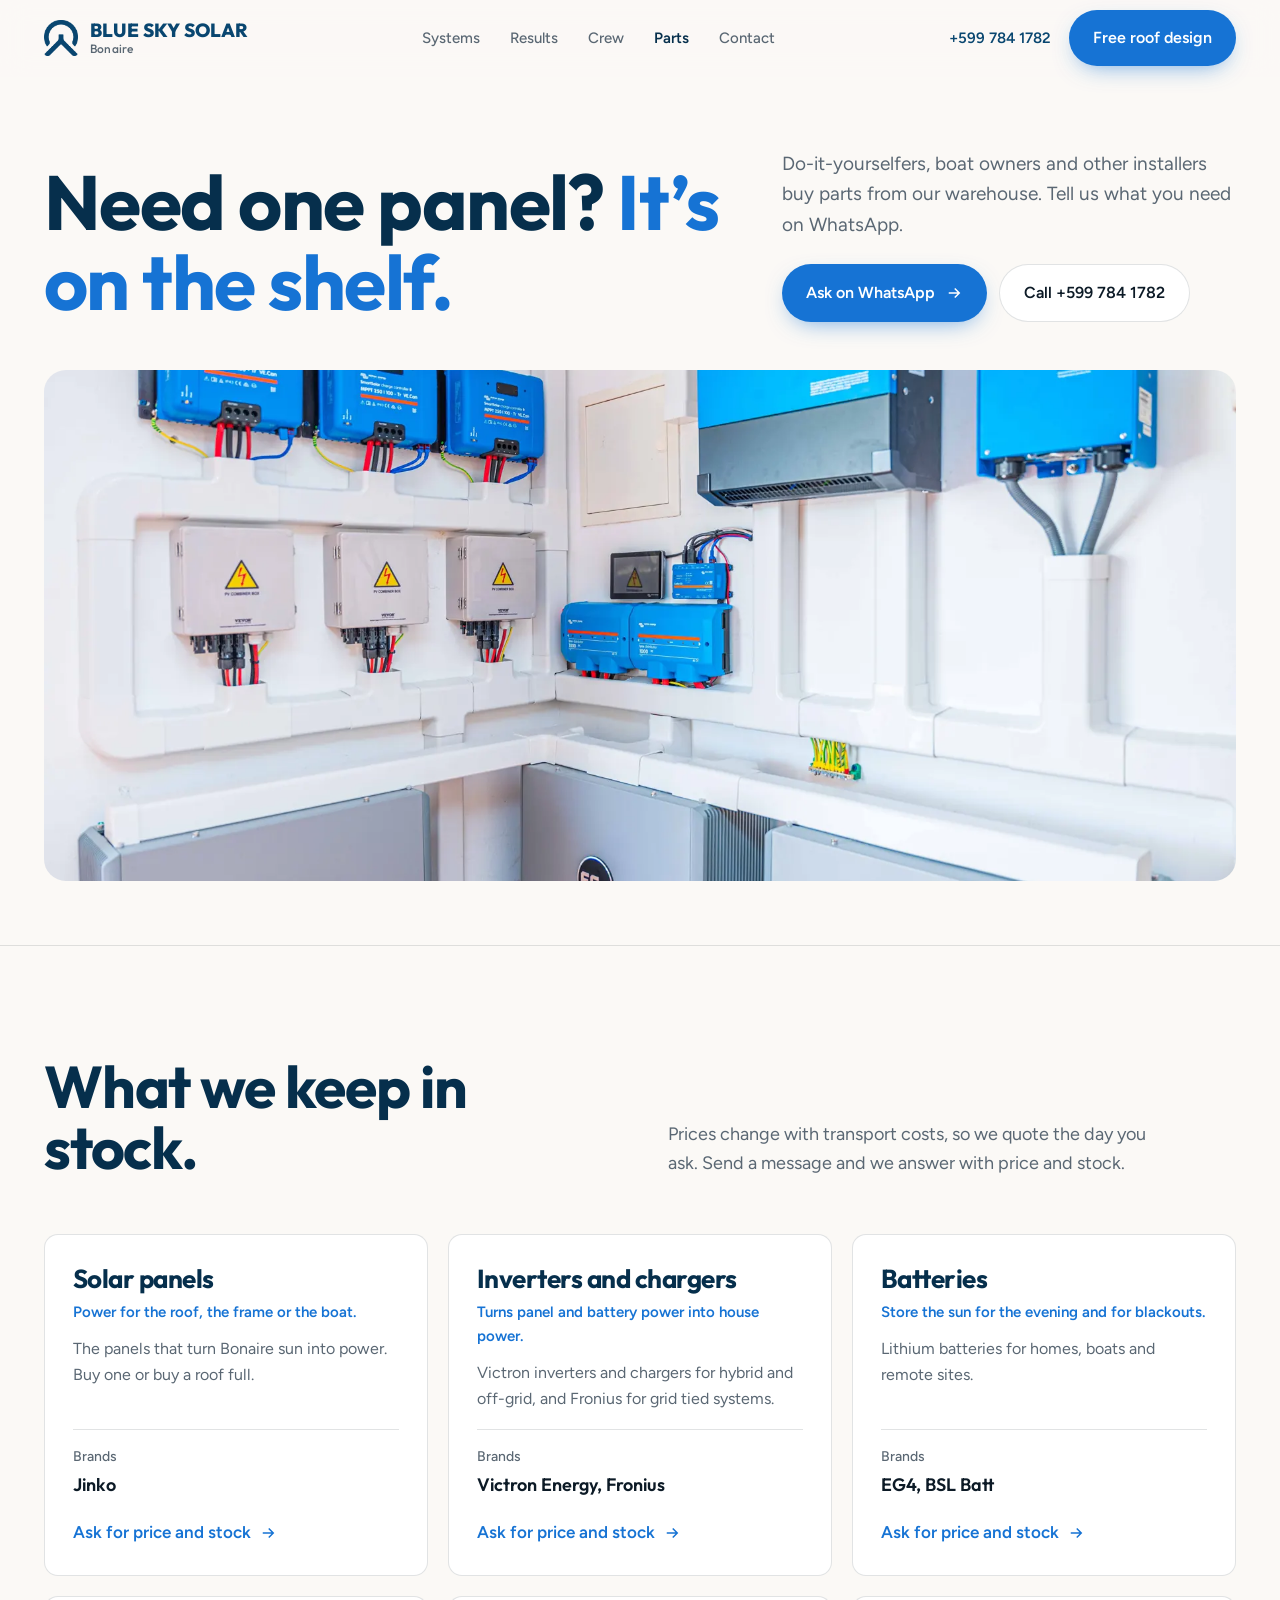
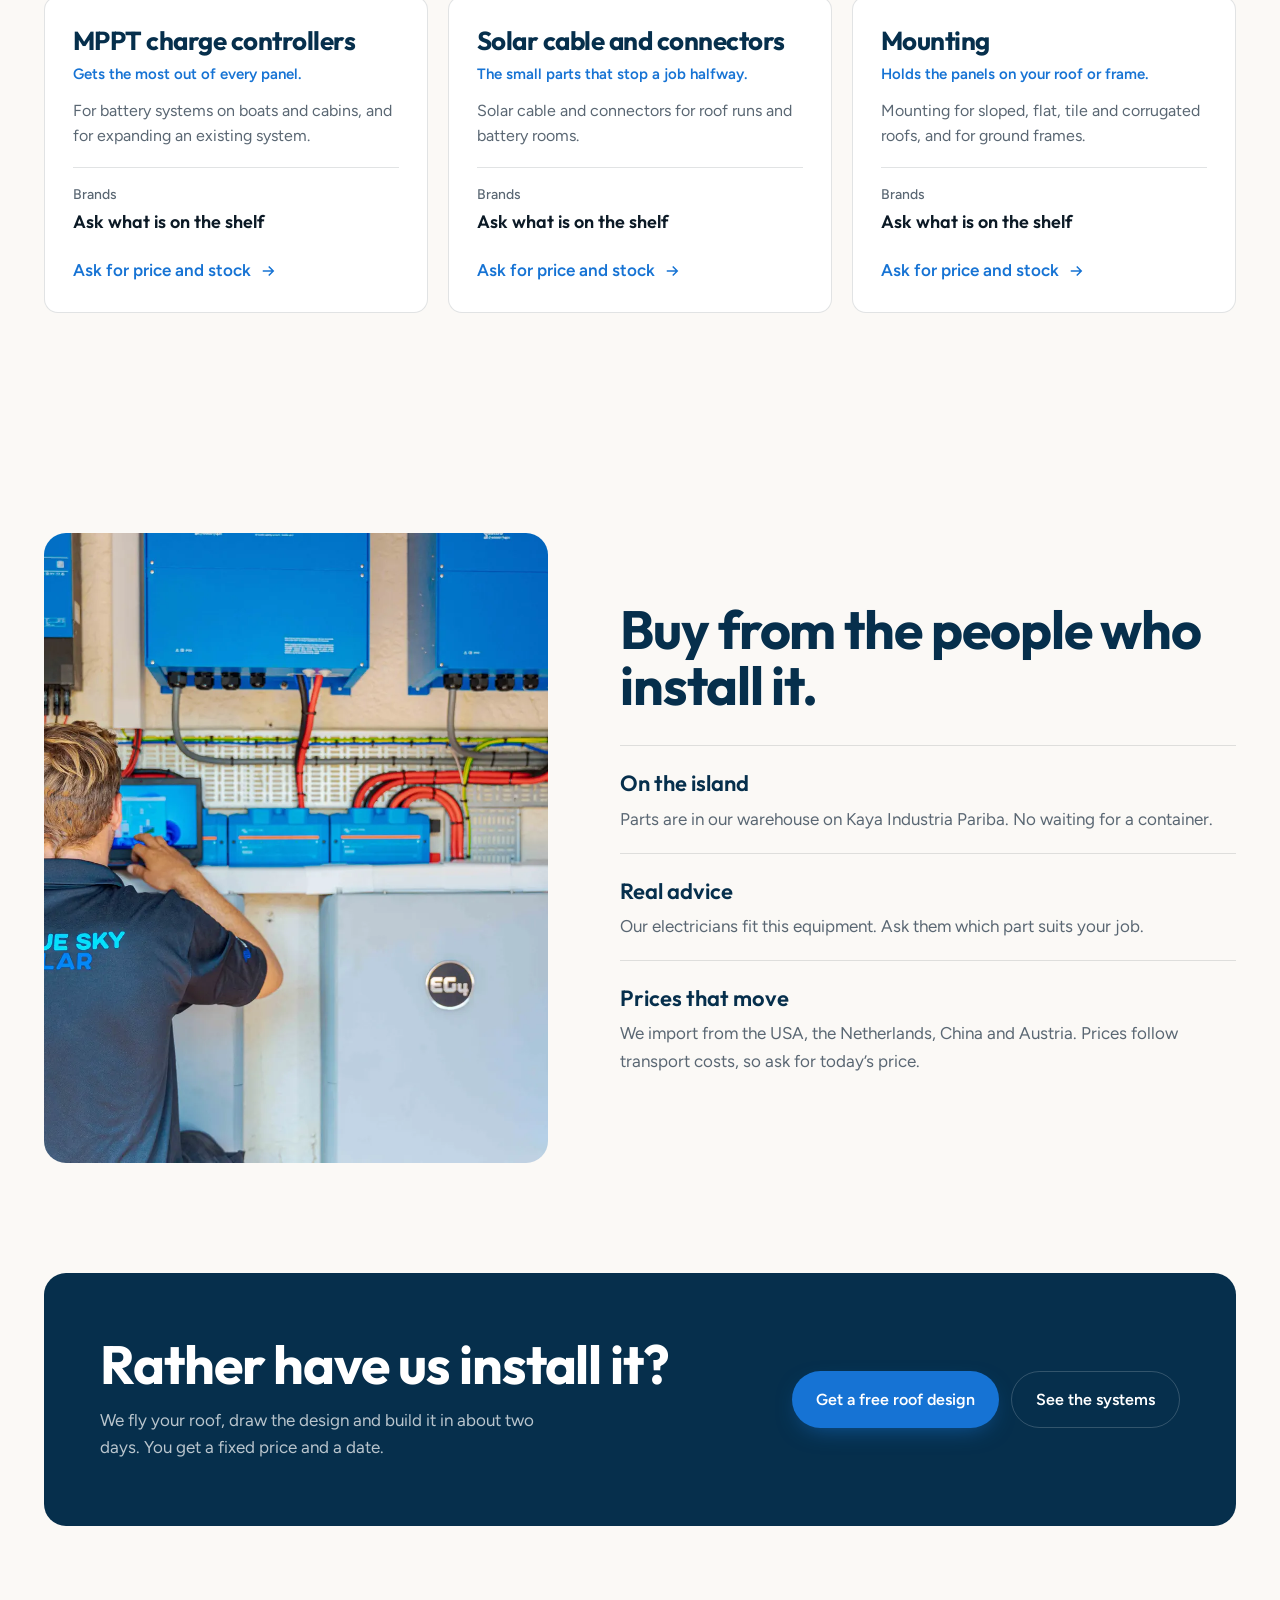
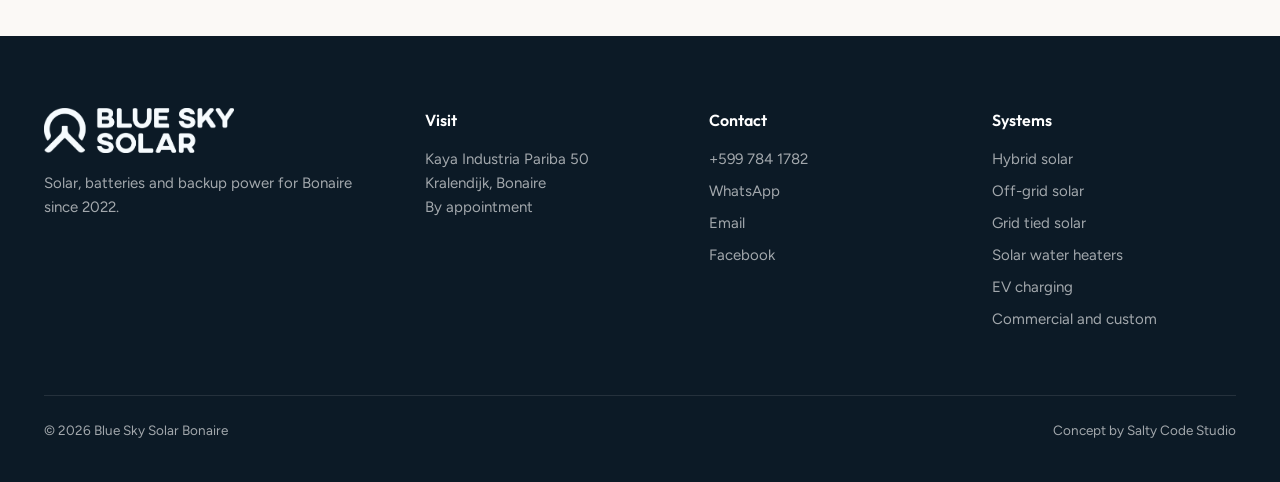
<file: parts.html>
<!doctype html>
<html lang="en">
<head>
<meta charset="utf-8">
<meta name="viewport" content="width=device-width, initial-scale=1">
<meta name="robots" content="noindex, nofollow">
<title>Solar parts on Bonaire | Blue Sky Solar Bonaire</title>
<meta name="description" content="Solar panels, inverters, batteries, MPPT chargers, cable and mounting in stock on Bonaire. Ask for price and stock on WhatsApp.">
<link rel="icon" href="img/BSS-Brandmark-FC.png">
<link rel="preconnect" href="https://fonts.googleapis.com">
<link rel="preconnect" href="https://fonts.gstatic.com" crossorigin>
<link href="https://fonts.googleapis.com/css2?family=Outfit:wght@500;600;700;800&family=Figtree:wght@400;500;600&display=swap" rel="stylesheet">
<link rel="stylesheet" href="css/site.css">
<link rel="stylesheet" href="css/parts.css">
</head>
<body>

<header id="top">
  <div class="wrap bar">
    <a href="index.html" class="logo"><img src="img/BSS-Brandmark-FC.png" alt=""><span>BLUE SKY SOLAR<small>Bonaire</small></span></a>
    <nav class="main">
      <a href="systems.html">Systems</a>
      <a href="results.html">Results</a>
      <a href="crew.html">Crew</a>
      <a href="parts.html">Parts</a>
      <a href="contact.html">Contact</a>
    </nav>
    <div class="bar-cta">
      <a class="phone" href="tel:+5997841782">+599 784 1782</a>
      <a class="btn btn-sky" href="contact.html">Free roof design</a>
      <button class="menu-btn" aria-label="Menu" aria-expanded="false"><svg width="18" height="18" viewBox="0 0 24 24" fill="none" stroke="currentColor" stroke-width="2"><path d="M4 8h16M4 16h16"/></svg></button>
    </div>
  </div>
</header>
<div class="mobile-nav">
  <a href="index.html">Home</a><a href="systems.html">Systems</a><a href="results.html">Results</a><a href="crew.html">Crew</a><a href="parts.html">Parts</a><a href="contact.html">Contact</a>
</div>

<main>
<section class="page-hero">
  <div class="wrap">
    <h1>Need one panel? <span>It’s on the shelf.</span></h1>
    <div>
      <p>Do-it-yourselfers, boat owners and other installers buy parts from our warehouse. Tell us what you need on WhatsApp.</p>
      <div class="hero-actions">
        <a class="btn btn-sky" href="https://wa.me/5997841782?text=Hi%20Blue%20Sky%2C%20do%20you%20have%20in%20stock%3A%20">Ask on WhatsApp <svg viewBox="0 0 24 24" fill="none" stroke="currentColor" stroke-width="2"><path d="M5 12h14M13 6l6 6-6 6"/></svg></a>
        <a class="btn btn-ghost" href="tel:+5997841782">Call +599 784 1782</a>
      </div>
    </div>
  </div>
  <div class="wrap photo-row">
    <figure class="wide-photo rv"><picture><source srcset="img/techroom.webp" type="image/webp"><img src="img/techroom.jpg" alt="Victron and EG4 equipment in the Blue Sky Solar technical room"></picture></figure>
  </div>
</section>

<section class="sec" id="catalog">
  <div class="wrap">
    <div class="sec-head">
      <h2>What we keep in stock.</h2>
      <p>Prices change with transport costs, so we quote the day you ask. Send a message and we answer with price and stock.</p>
    </div>
    <div class="part-grid">
      <article class="part rv">
        <h3>Solar panels</h3>
        <div class="for">Power for the roof, the frame or the boat.</div>
        <p>The panels that turn Bonaire sun into power. Buy one or buy a roof full.</p>
        <div class="brand-line"><span>Brands</span>Jinko</div>
        <a class="more" href="https://wa.me/5997841782?text=Hi%20Blue%20Sky%2C%20do%20you%20have%20solar%20panels%20in%20stock%3F%20Could%20I%20get%20a%20price%3F%20">Ask for price and stock <svg viewBox="0 0 24 24" fill="none" stroke="currentColor" stroke-width="2"><path d="M5 12h14M13 6l6 6-6 6"/></svg></a>
      </article>
      <article class="part rv">
        <h3>Inverters and chargers</h3>
        <div class="for">Turns panel and battery power into house power.</div>
        <p>Victron inverters and chargers for hybrid and off-grid, and Fronius for grid tied systems.</p>
        <div class="brand-line"><span>Brands</span>Victron Energy, Fronius</div>
        <a class="more" href="https://wa.me/5997841782?text=Hi%20Blue%20Sky%2C%20do%20you%20have%20inverters%20and%20chargers%20in%20stock%3F%20Could%20I%20get%20a%20price%3F%20">Ask for price and stock <svg viewBox="0 0 24 24" fill="none" stroke="currentColor" stroke-width="2"><path d="M5 12h14M13 6l6 6-6 6"/></svg></a>
      </article>
      <article class="part rv">
        <h3>Batteries</h3>
        <div class="for">Store the sun for the evening and for blackouts.</div>
        <p>Lithium batteries for homes, boats and remote sites.</p>
        <div class="brand-line"><span>Brands</span>EG4, BSL Batt</div>
        <a class="more" href="https://wa.me/5997841782?text=Hi%20Blue%20Sky%2C%20do%20you%20have%20batteries%20in%20stock%3F%20Could%20I%20get%20a%20price%3F%20">Ask for price and stock <svg viewBox="0 0 24 24" fill="none" stroke="currentColor" stroke-width="2"><path d="M5 12h14M13 6l6 6-6 6"/></svg></a>
      </article>
      <article class="part rv">
        <h3>MPPT charge controllers</h3>
        <div class="for">Gets the most out of every panel.</div>
        <p>For battery systems on boats and cabins, and for expanding an existing system.</p>
        <div class="brand-line"><span>Brands</span>Ask what is on the shelf</div>
        <a class="more" href="https://wa.me/5997841782?text=Hi%20Blue%20Sky%2C%20do%20you%20have%20MPPT%20charge%20controllers%20in%20stock%3F%20Could%20I%20get%20a%20price%3F%20">Ask for price and stock <svg viewBox="0 0 24 24" fill="none" stroke="currentColor" stroke-width="2"><path d="M5 12h14M13 6l6 6-6 6"/></svg></a>
      </article>
      <article class="part rv">
        <h3>Solar cable and connectors</h3>
        <div class="for">The small parts that stop a job halfway.</div>
        <p>Solar cable and connectors for roof runs and battery rooms.</p>
        <div class="brand-line"><span>Brands</span>Ask what is on the shelf</div>
        <a class="more" href="https://wa.me/5997841782?text=Hi%20Blue%20Sky%2C%20do%20you%20have%20solar%20cable%20and%20connectors%20in%20stock%3F%20Could%20I%20get%20a%20price%3F%20">Ask for price and stock <svg viewBox="0 0 24 24" fill="none" stroke="currentColor" stroke-width="2"><path d="M5 12h14M13 6l6 6-6 6"/></svg></a>
      </article>
      <article class="part rv">
        <h3>Mounting</h3>
        <div class="for">Holds the panels on your roof or frame.</div>
        <p>Mounting for sloped, flat, tile and corrugated roofs, and for ground frames.</p>
        <div class="brand-line"><span>Brands</span>Ask what is on the shelf</div>
        <a class="more" href="https://wa.me/5997841782?text=Hi%20Blue%20Sky%2C%20do%20you%20have%20mounting%20in%20stock%3F%20Could%20I%20get%20a%20price%3F%20">Ask for price and stock <svg viewBox="0 0 24 24" fill="none" stroke="currentColor" stroke-width="2"><path d="M5 12h14M13 6l6 6-6 6"/></svg></a>
      </article>
    </div>
  </div>
</section>

<section class="sec why" id="why">
  <div class="wrap why-grid">
    <div class="why-img rv"><picture><source srcset="img/install.webp" type="image/webp"><img src="img/install.jpg" alt="Blue Sky Solar technician wiring Victron inverters" loading="lazy"></picture></div>
    <div>
      <h2>Buy from the people who install it.</h2>
      <div class="why-list">
        <div><b>On the island</b>Parts are in our warehouse on Kaya Industria Pariba. No waiting for a container.</div>
        <div><b>Real advice</b>Our electricians fit this equipment. Ask them which part suits your job.</div>
        <div><b>Prices that move</b>We import from the USA, the Netherlands, China and Austria. Prices follow transport costs, so ask for today’s price.</div>
      </div>
    </div>
  </div>
</section>

<section class="sec" style="padding-top:0">
  <div class="wrap">
    <div class="cta-band rv">
      <div>
        <h2>Rather have us install it?</h2>
        <p>We fly your roof, draw the design and build it in about two days. You get a fixed price and a date.</p>
      </div>
      <div class="hero-actions">
        <a class="btn btn-sky" href="contact.html#quote">Get a free roof design</a>
        <a class="btn btn-light" href="systems.html">See the systems</a>
      </div>
    </div>
  </div>
</section>
</main>

<footer>
  <div class="wrap">
    <div class="foot">
      <div><img src="img/BSS-Logo-White.png" alt="Blue Sky Solar"><p>Solar, batteries and backup power for Bonaire since 2022.</p></div>
      <div><h4>Visit</h4><p>Kaya Industria Pariba 50<br>Kralendijk, Bonaire<br>By appointment</p></div>
      <div><h4>Contact</h4><a href="tel:+5997841782">+599 784 1782</a><a href="https://wa.me/5997841782">WhatsApp</a><a href="mailto:info@blueskysolarbonaire.com">Email</a><a href="https://www.facebook.com/blueskysolarbonaire">Facebook</a></div>
      <div><h4>Systems</h4><a href="hybrid-solar-bonaire.html">Hybrid solar</a><a href="off-grid-solar-bonaire.html">Off-grid solar</a><a href="grid-tied-solar-bonaire.html">Grid tied solar</a><a href="solar-water-heater-bonaire.html">Solar water heaters</a><a href="ev-charging-bonaire.html">EV charging</a><a href="commercial-solar-bonaire.html">Commercial and custom</a></div>
    </div>
    <div class="legal"><span>© 2026 Blue Sky Solar Bonaire</span><span>Concept by Salty Code Studio</span></div>
  </div>
</footer>


<div class="sticky-cta"><a class="btn btn-sky" href="contact.html#quote">Free roof design</a><a class="btn btn-ghost" href="https://wa.me/5997841782" aria-label="WhatsApp">WhatsApp</a></div>

<script src="js/site.js" defer></script>
</body>
</html>
</file>
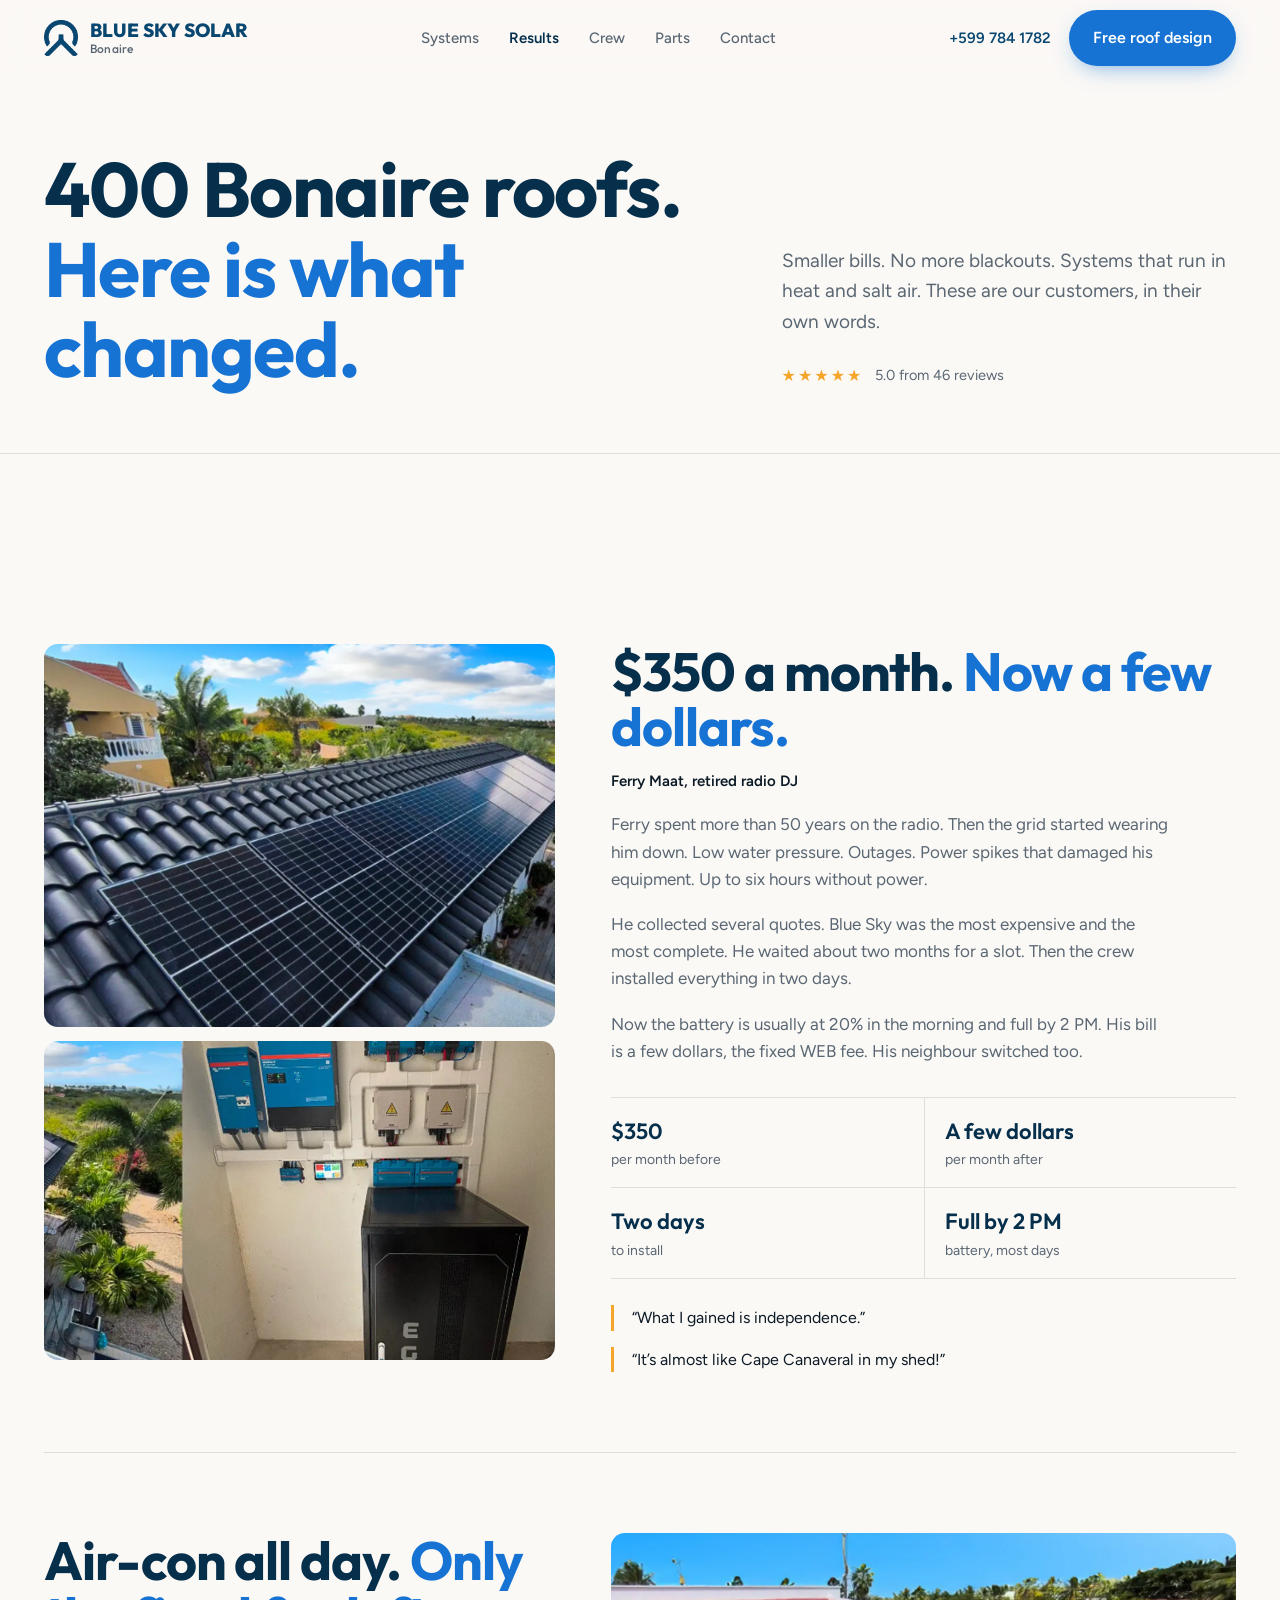
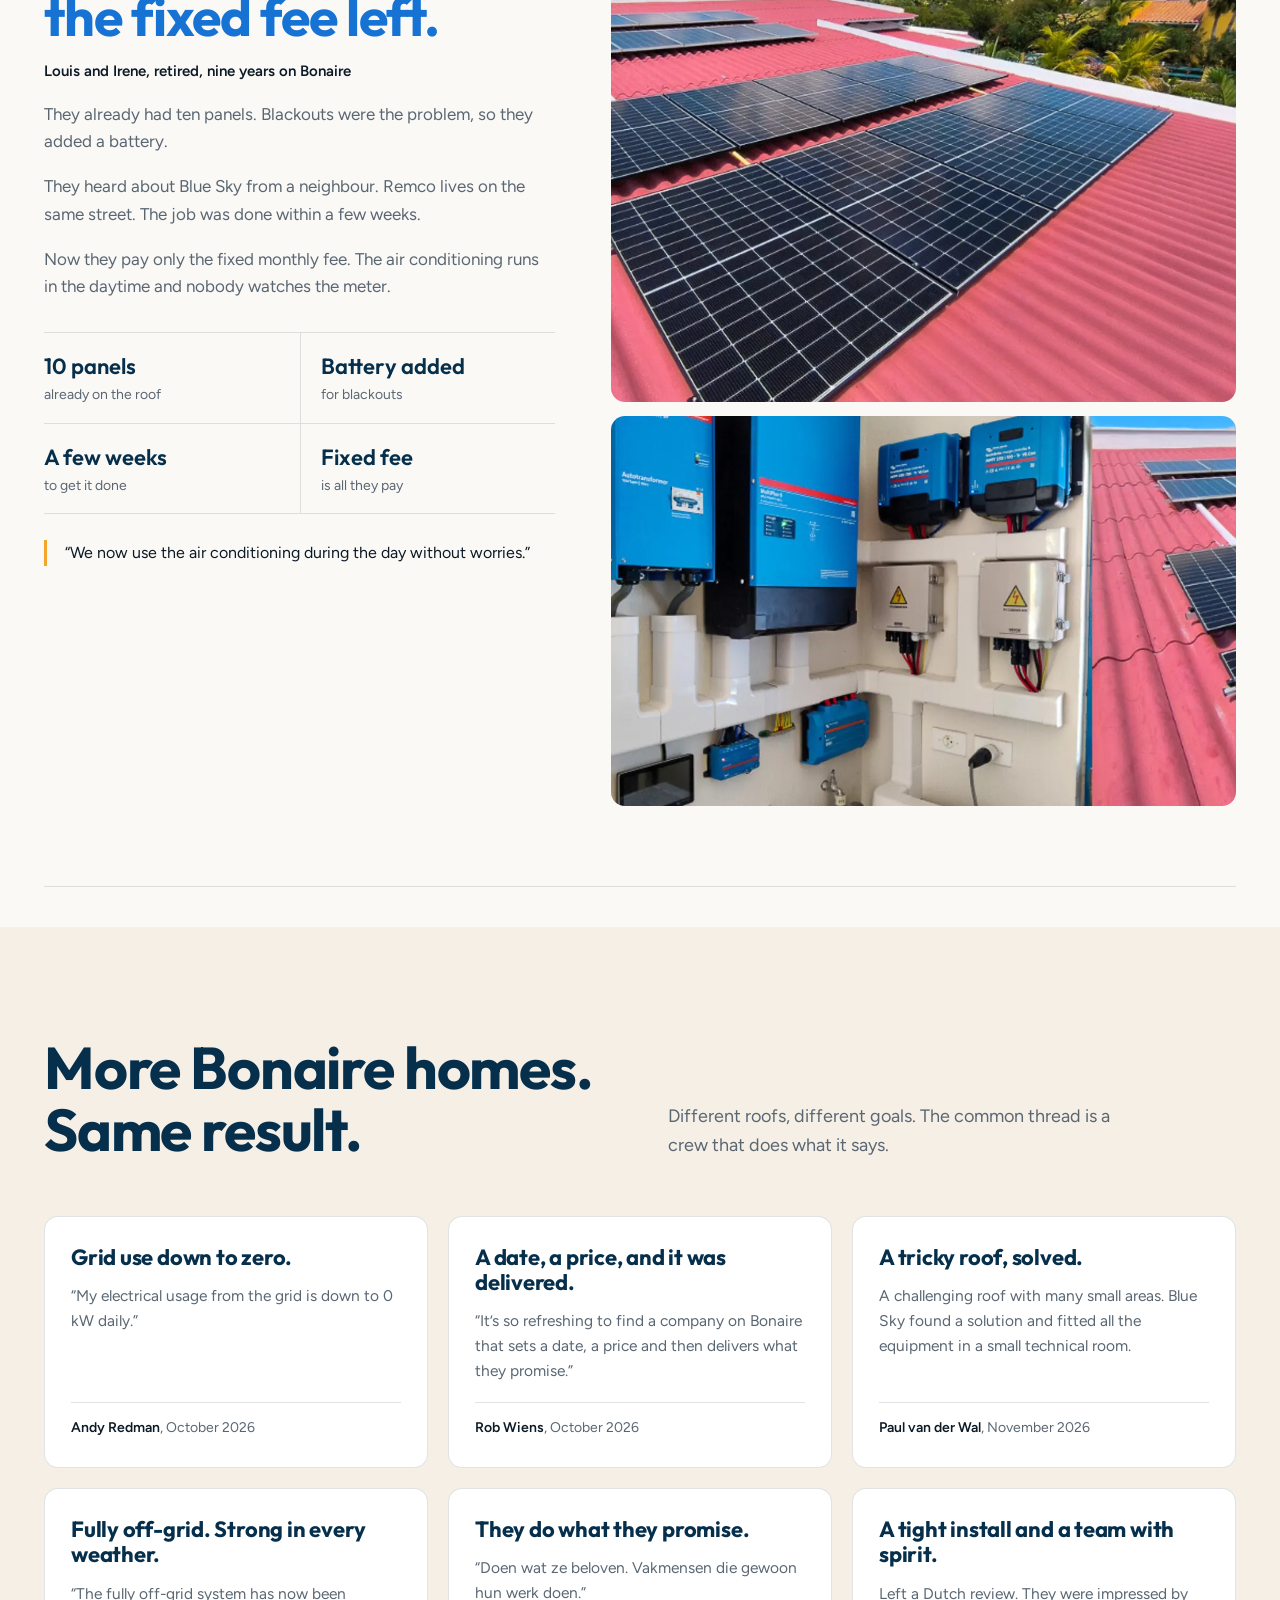
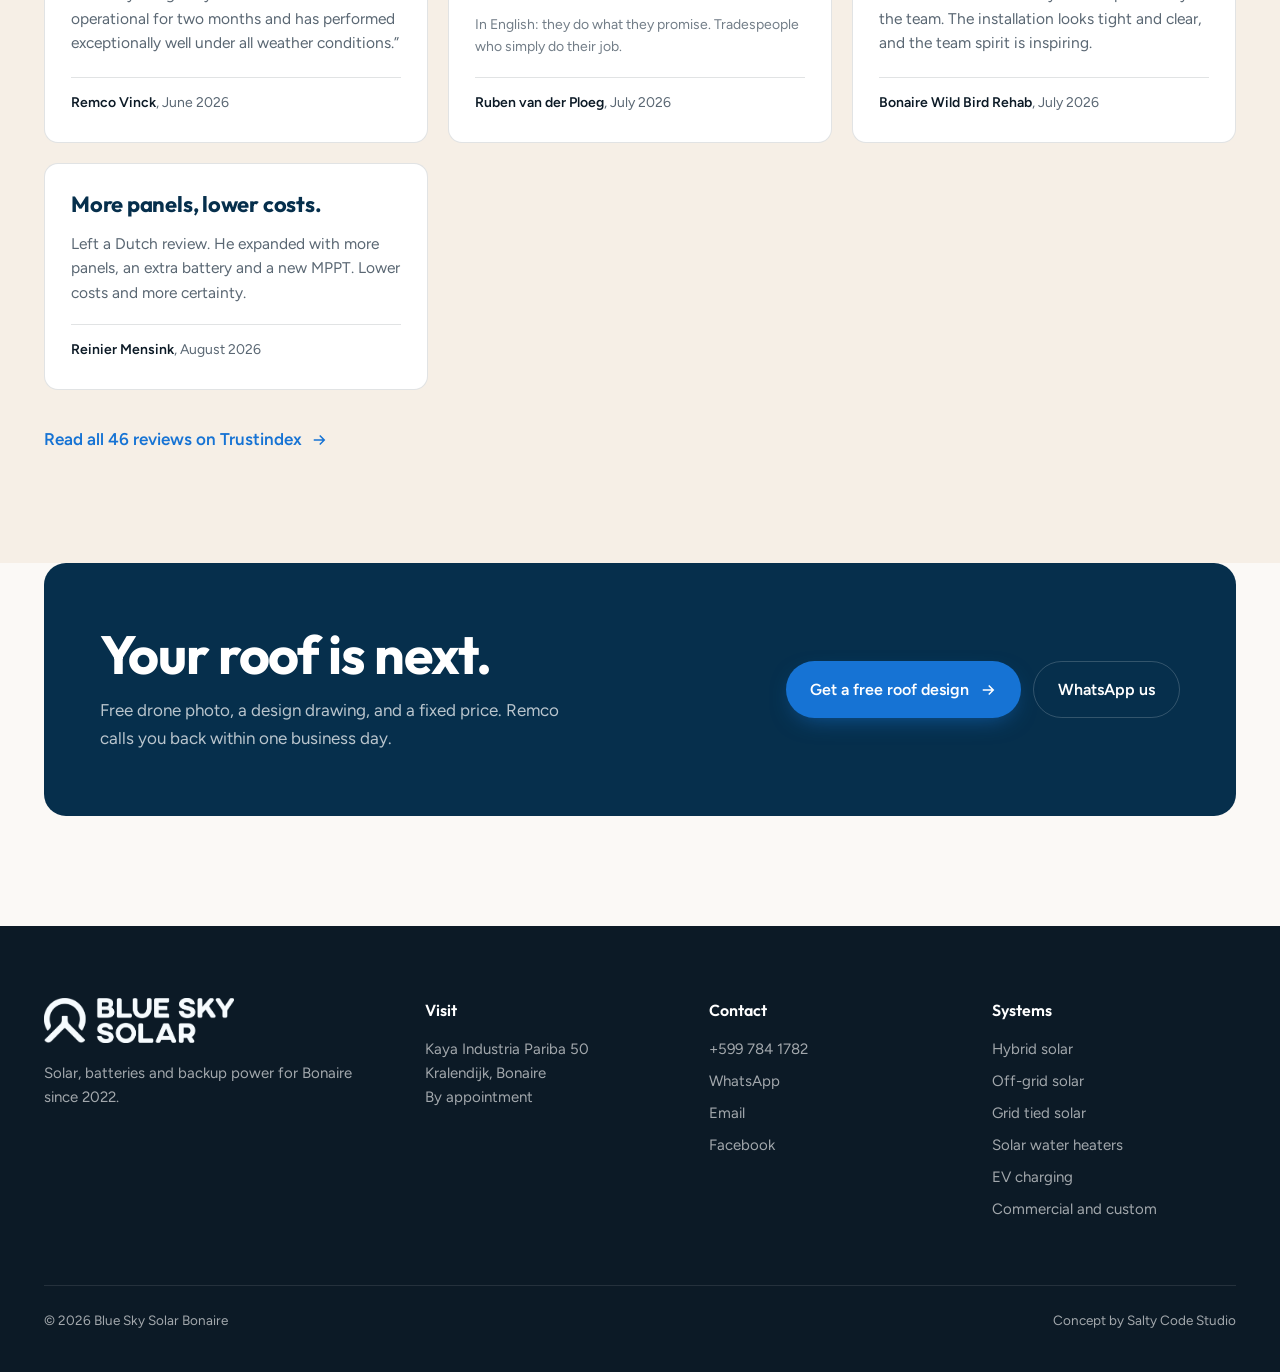
<file: results.html>
<!doctype html>
<html lang="en">
<head>
<meta charset="utf-8">
<meta name="viewport" content="width=device-width, initial-scale=1">
<meta name="robots" content="noindex, nofollow">
<title>Results | Blue Sky Solar Bonaire</title>
<meta name="description" content="Real Bonaire customers, real results. Smaller bills, backup power and 5.0 from 46 reviews.">
<link rel="icon" href="img/BSS-Brandmark-FC.png">
<link rel="preconnect" href="https://fonts.googleapis.com">
<link rel="preconnect" href="https://fonts.gstatic.com" crossorigin>
<link href="https://fonts.googleapis.com/css2?family=Outfit:wght@500;600;700;800&family=Figtree:wght@400;500;600&display=swap" rel="stylesheet">
<link rel="stylesheet" href="css/site.css">
<link rel="stylesheet" href="css/results.css">
</head>
<body>

<header id="top">
  <div class="wrap bar">
    <a href="index.html" class="logo"><img src="img/BSS-Brandmark-FC.png" alt=""><span>BLUE SKY SOLAR<small>Bonaire</small></span></a>
    <nav class="main">
      <a href="systems.html">Systems</a>
      <a href="results.html">Results</a>
      <a href="crew.html">Crew</a>
      <a href="parts.html">Parts</a>
      <a href="contact.html">Contact</a>
    </nav>
    <div class="bar-cta">
      <a class="phone" href="tel:+5997841782">+599 784 1782</a>
      <a class="btn btn-sky" href="contact.html">Free roof design</a>
      <button class="menu-btn" aria-label="Menu" aria-expanded="false"><svg width="18" height="18" viewBox="0 0 24 24" fill="none" stroke="currentColor" stroke-width="2"><path d="M4 8h16M4 16h16"/></svg></button>
    </div>
  </div>
</header>
<div class="mobile-nav">
  <a href="index.html">Home</a><a href="systems.html">Systems</a><a href="results.html">Results</a><a href="crew.html">Crew</a><a href="parts.html">Parts</a><a href="contact.html">Contact</a>
</div>

<main>
<section class="page-hero">
  <div class="wrap">
    <h1>400 Bonaire roofs. <span>Here is what changed.</span></h1>
    <div>
      <p>Smaller bills. No more blackouts. Systems that run in heat and salt air. These are our customers, in their own words.</p>
      <div class="rating"><span class="stars">★★★★★</span><span>5.0 from 46 reviews</span></div>
    </div>
  </div>
</section>

<section class="sec" style="padding-bottom:40px">
  <div class="wrap">
    <article class="long-story" id="ferry">
      <div class="ls-imgs rv"><picture><source srcset="img/ferry-roof.webp" type="image/webp"><img src="img/ferry-roof.jpg" alt="Black solar panels on Ferry Maat’s tiled roof" loading="lazy"></picture><picture><source srcset="img/ferry-shed.webp" type="image/webp"><img src="img/ferry-shed.jpg" alt="Ferry Maat’s battery and inverter setup in his shed" loading="lazy"></picture></div>
      <div class="ls-body rv">
        <div class="big">$350 a month. <em>Now a few dollars.</em></div>
        <div class="who">Ferry Maat, retired radio DJ</div>
        <p>Ferry spent more than 50 years on the radio. Then the grid started wearing him down. Low water pressure. Outages. Power spikes that damaged his equipment. Up to six hours without power.</p>
        <p>He collected several quotes. Blue Sky was the most expensive and the most complete. He waited about two months for a slot. Then the crew installed everything in two days.</p>
        <p>Now the battery is usually at 20% in the morning and full by 2 PM. His bill is a few dollars, the fixed WEB fee. His neighbour switched too.</p>
        <div class="facts-strip">
          <div><b>$350</b>per month before</div>
          <div><b>A few dollars</b>per month after</div>
          <div><b>Two days</b>to install</div>
          <div><b>Full by 2 PM</b>battery, most days</div>
        </div>
        <p class="pull">“What I gained is independence.”</p>
        <p class="pull">“It’s almost like Cape Canaveral in my shed!”</p>
      </div>
    </article>

    <article class="long-story flip" id="irene">
      <div class="ls-imgs rv"><picture><source srcset="img/irene-roof.webp" type="image/webp"><img src="img/irene-roof.jpg" alt="Solar panels on Louis and Irene’s red roof" loading="lazy"></picture><picture><source srcset="img/irene-shed.webp" type="image/webp"><img src="img/irene-shed.jpg" alt="Louis and Irene’s inverter and battery setup" loading="lazy"></picture></div>
      <div class="ls-body rv">
        <div class="big">Air-con all day. <em>Only the fixed fee left.</em></div>
        <div class="who">Louis and Irene, retired, nine years on Bonaire</div>
        <p>They already had ten panels. Blackouts were the problem, so they added a battery.</p>
        <p>They heard about Blue Sky from a neighbour. Remco lives on the same street. The job was done within a few weeks.</p>
        <p>Now they pay only the fixed monthly fee. The air conditioning runs in the daytime and nobody watches the meter.</p>
        <div class="facts-strip">
          <div><b>10 panels</b>already on the roof</div>
          <div><b>Battery added</b>for blackouts</div>
          <div><b>A few weeks</b>to get it done</div>
          <div><b>Fixed fee</b>is all they pay</div>
        </div>
        <p class="pull">“We now use the air conditioning during the day without worries.”</p>
      </div>
    </article>
  </div>
</section>

<section class="sec systems">
  <div class="wrap">
    <div class="sec-head">
      <h2>More Bonaire homes. Same result.</h2>
      <p>Different roofs, different goals. The common thread is a crew that does what it says.</p>
    </div>
    <div class="rev-grid">
      <article class="rev rv"><div class="out">Grid use down to zero.</div><blockquote>“My electrical usage from the grid is down to 0 kW daily.”</blockquote><div class="by"><b>Andy Redman</b>, October 2026</div></article>
      <article class="rev rv"><div class="out">A date, a price, and it was delivered.</div><blockquote>“It’s so refreshing to find a company on Bonaire that sets a date, a price and then delivers what they promise.”</blockquote><div class="by"><b>Rob Wiens</b>, October 2026</div></article>
      <article class="rev rv"><div class="out">A tricky roof, solved.</div><blockquote>A challenging roof with many small areas. Blue Sky found a solution and fitted all the equipment in a small technical room.</blockquote><div class="by"><b>Paul van der Wal</b>, November 2026</div></article>
      <article class="rev rv"><div class="out">Fully off-grid. Strong in every weather.</div><blockquote>“The fully off-grid system has now been operational for two months and has performed exceptionally well under all weather conditions.”</blockquote><div class="by"><b>Remco Vinck</b>, June 2026</div></article>
      <article class="rev rv"><div class="out">They do what they promise.</div><blockquote>“Doen wat ze beloven. Vakmensen die gewoon hun werk doen.”<span class="nl">In English: they do what they promise. Tradespeople who simply do their job.</span></blockquote><div class="by"><b>Ruben van der Ploeg</b>, July 2026</div></article>
      <article class="rev rv"><div class="out">A tight install and a team with spirit.</div><blockquote>Left a Dutch review. They were impressed by the team. The installation looks tight and clear, and the team spirit is inspiring.</blockquote><div class="by"><b>Bonaire Wild Bird Rehab</b>, July 2026</div></article>
      <article class="rev rv"><div class="out">More panels, lower costs.</div><blockquote>Left a Dutch review. He expanded with more panels, an extra battery and a new MPPT. Lower costs and more certainty.</blockquote><div class="by"><b>Reinier Mensink</b>, August 2026</div></article>
    </div>
    <a class="more" href="https://www.trustindex.io/reviews/www.blueskysolarbonaire.com">Read all 46 reviews on Trustindex <svg viewBox="0 0 24 24" fill="none" stroke="currentColor" stroke-width="2"><path d="M5 12h14M13 6l6 6-6 6"/></svg></a>
  </div>
</section>

<section class="sec" style="padding-top:0">
  <div class="wrap">
    <div class="cta-band rv">
      <div><h2>Your roof is next.</h2><p>Free drone photo, a design drawing, and a fixed price. Remco calls you back within one business day.</p></div>
      <div class="hero-actions"><a class="btn btn-sky" href="contact.html">Get a free roof design <svg viewBox="0 0 24 24" fill="none" stroke="currentColor" stroke-width="2"><path d="M5 12h14M13 6l6 6-6 6"/></svg></a><a class="btn btn-light" href="https://wa.me/5997841782">WhatsApp us</a></div>
    </div>
  </div>
</section>
</main>

<footer>
  <div class="wrap">
    <div class="foot">
      <div><img src="img/BSS-Logo-White.png" alt="Blue Sky Solar"><p>Solar, batteries and backup power for Bonaire since 2022.</p></div>
      <div><h4>Visit</h4><p>Kaya Industria Pariba 50<br>Kralendijk, Bonaire<br>By appointment</p></div>
      <div><h4>Contact</h4><a href="tel:+5997841782">+599 784 1782</a><a href="https://wa.me/5997841782">WhatsApp</a><a href="mailto:info@blueskysolarbonaire.com">Email</a><a href="https://www.facebook.com/blueskysolarbonaire">Facebook</a></div>
      <div><h4>Systems</h4><a href="hybrid-solar-bonaire.html">Hybrid solar</a><a href="off-grid-solar-bonaire.html">Off-grid solar</a><a href="grid-tied-solar-bonaire.html">Grid tied solar</a><a href="solar-water-heater-bonaire.html">Solar water heaters</a><a href="ev-charging-bonaire.html">EV charging</a><a href="commercial-solar-bonaire.html">Commercial and custom</a></div>
    </div>
    <div class="legal"><span>© 2026 Blue Sky Solar Bonaire</span><span>Concept by Salty Code Studio</span></div>
  </div>
</footer>

<div class="sticky-cta"><a class="btn btn-sky" href="contact.html#quote">Free roof design</a><a class="btn btn-ghost" href="https://wa.me/5997841782" aria-label="WhatsApp">WhatsApp</a></div>

<script src="js/site.js" defer></script>
</body>
</html>
</file>
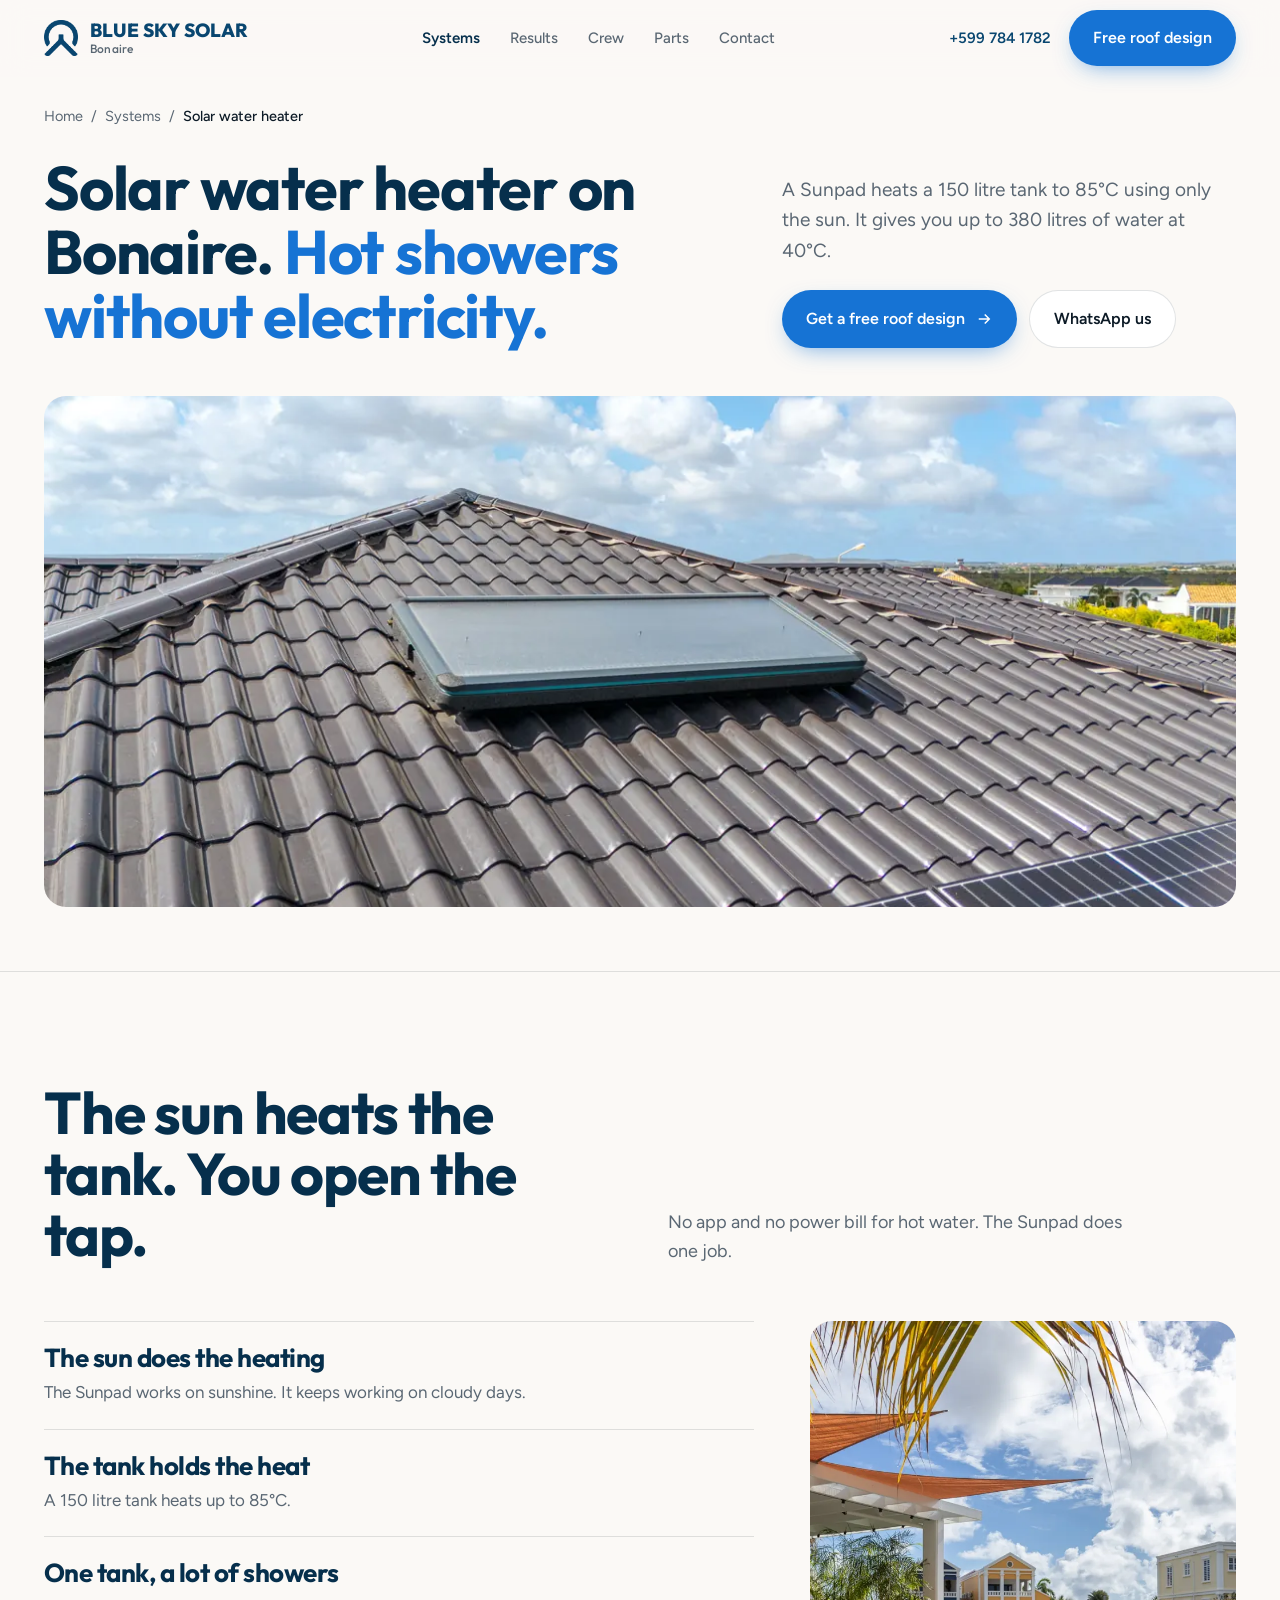
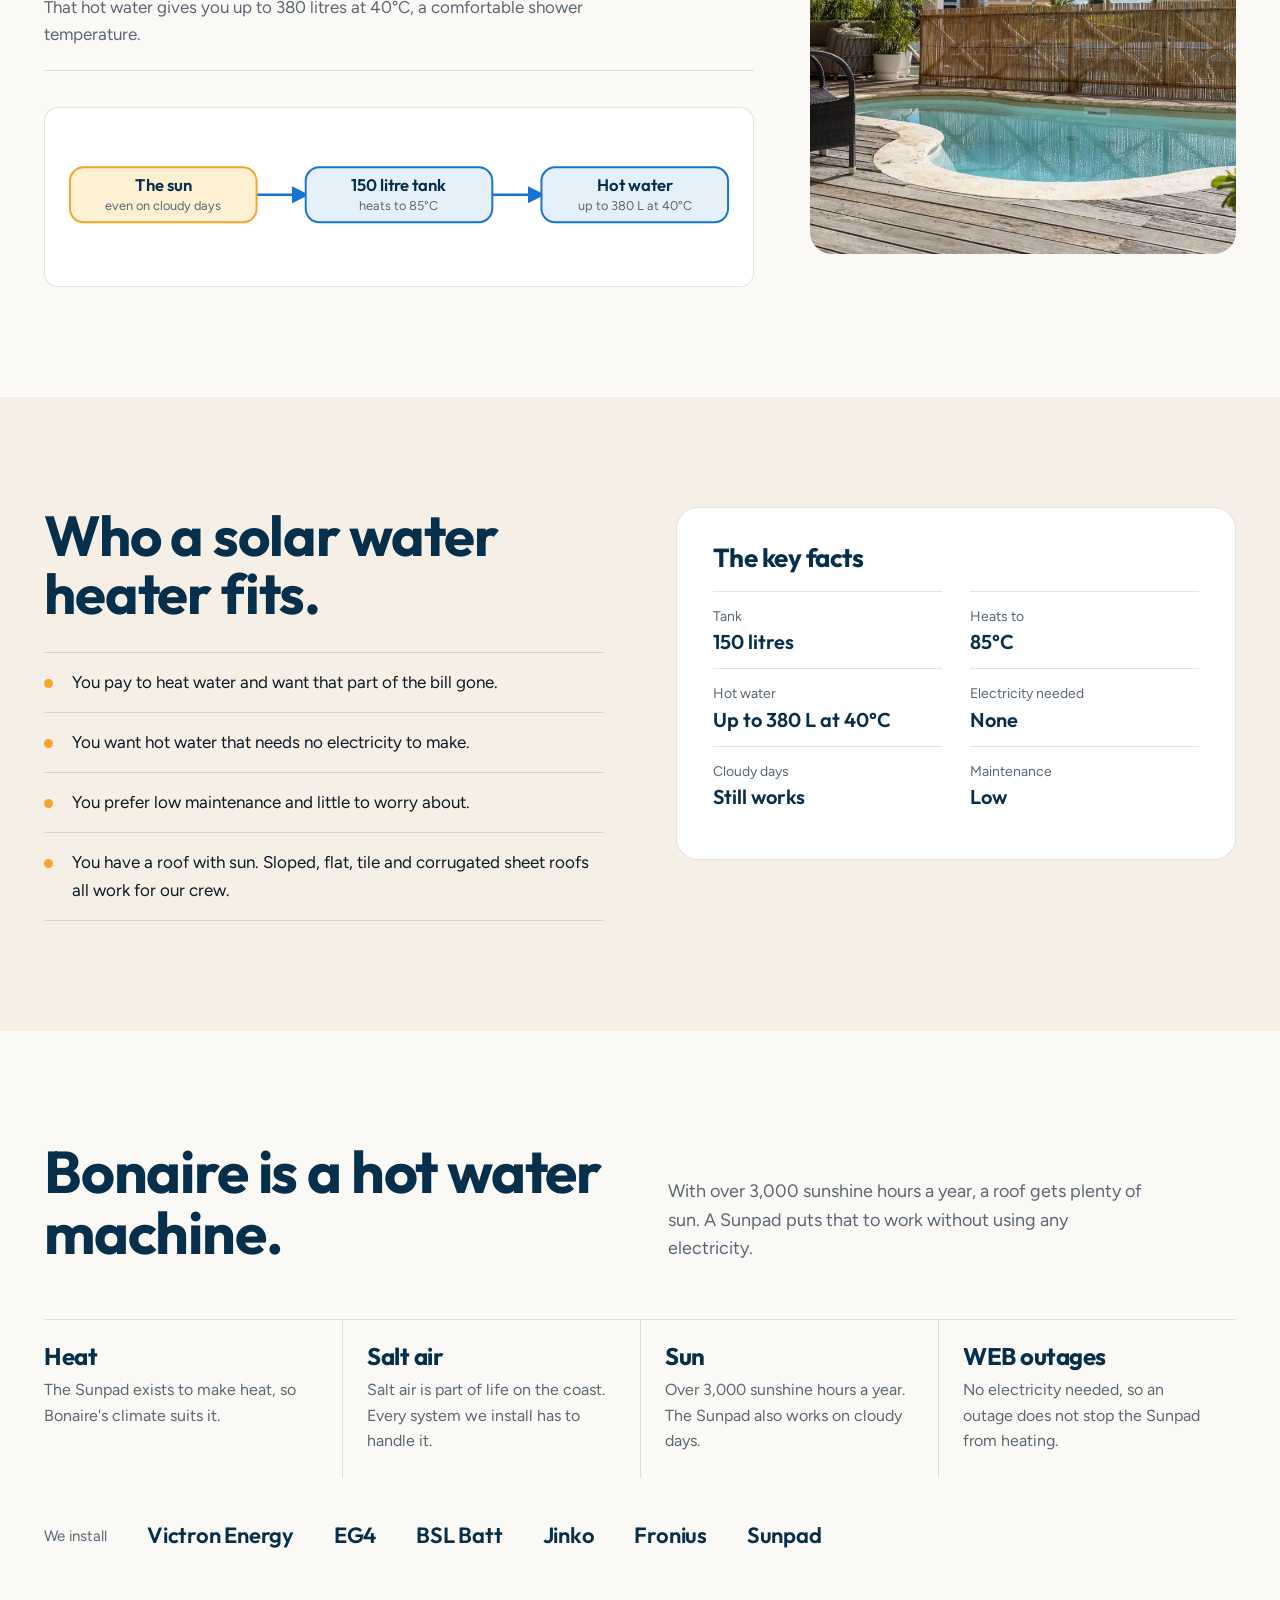
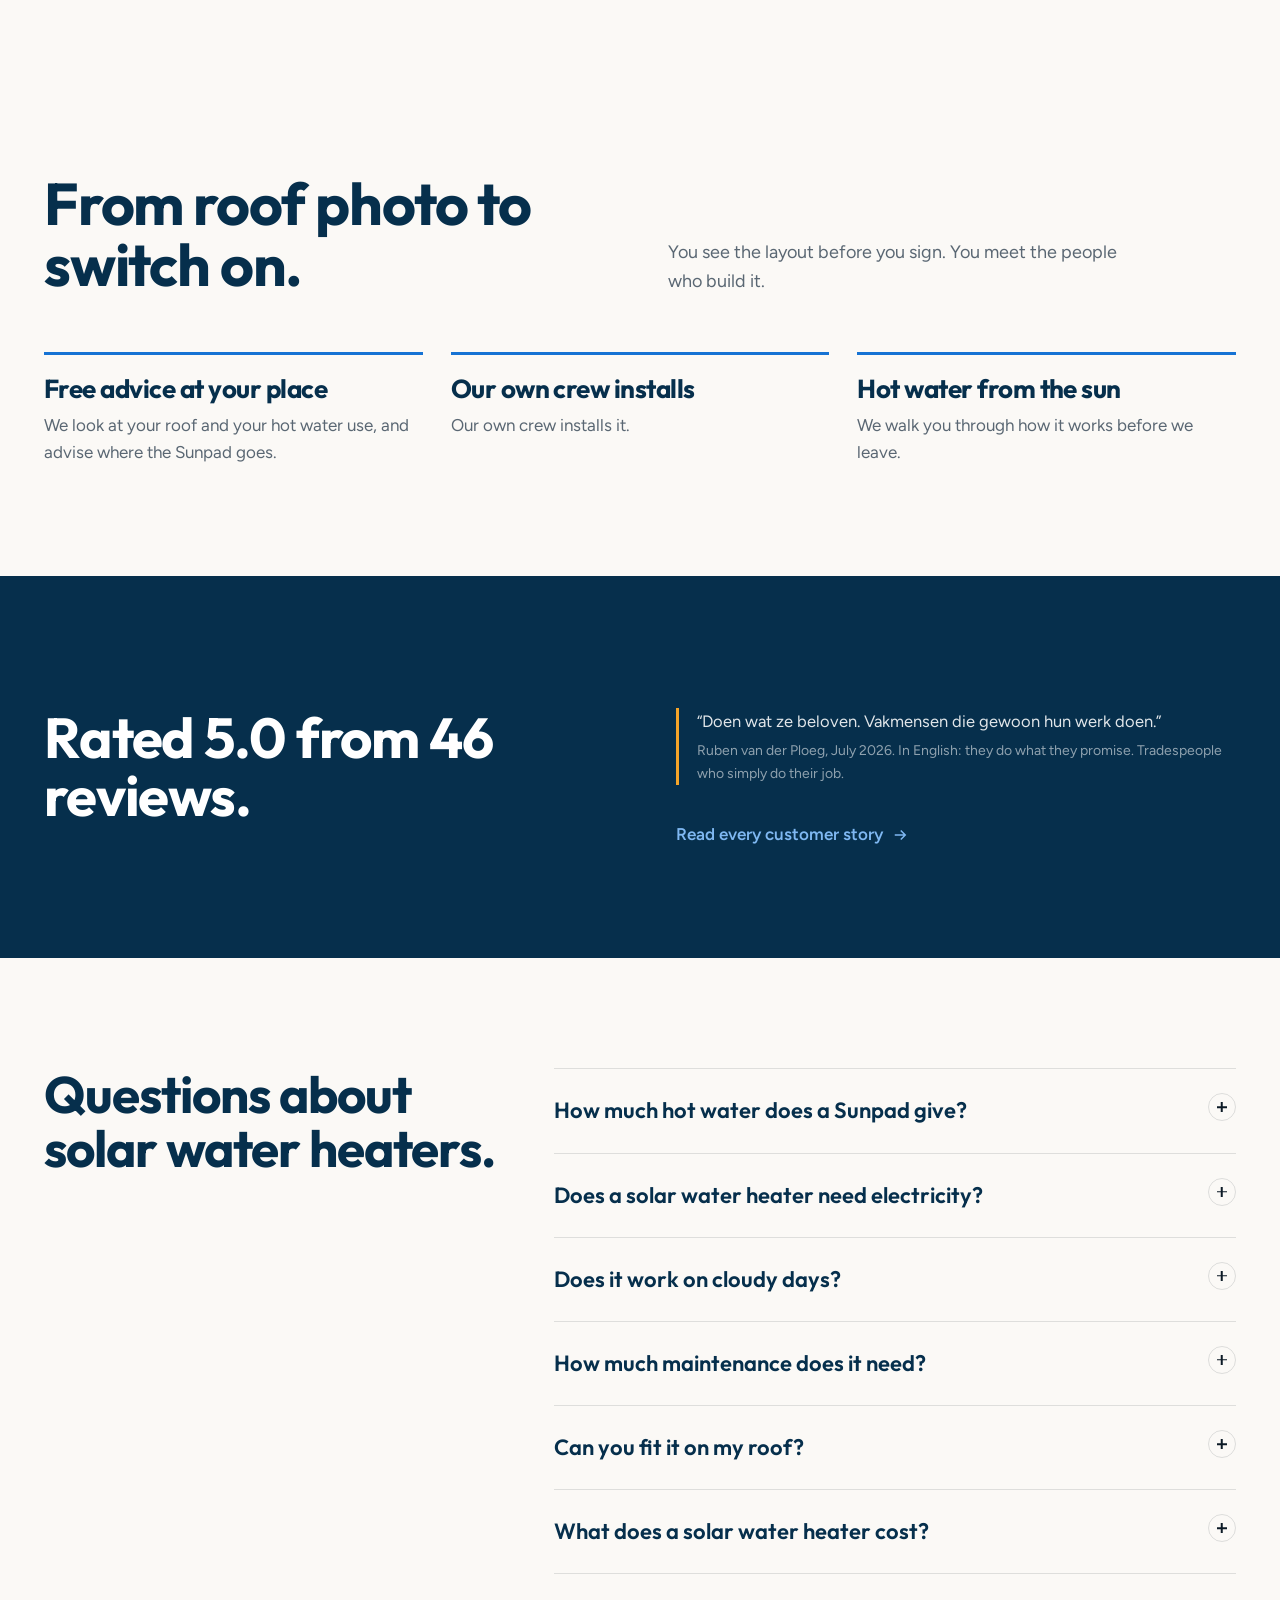
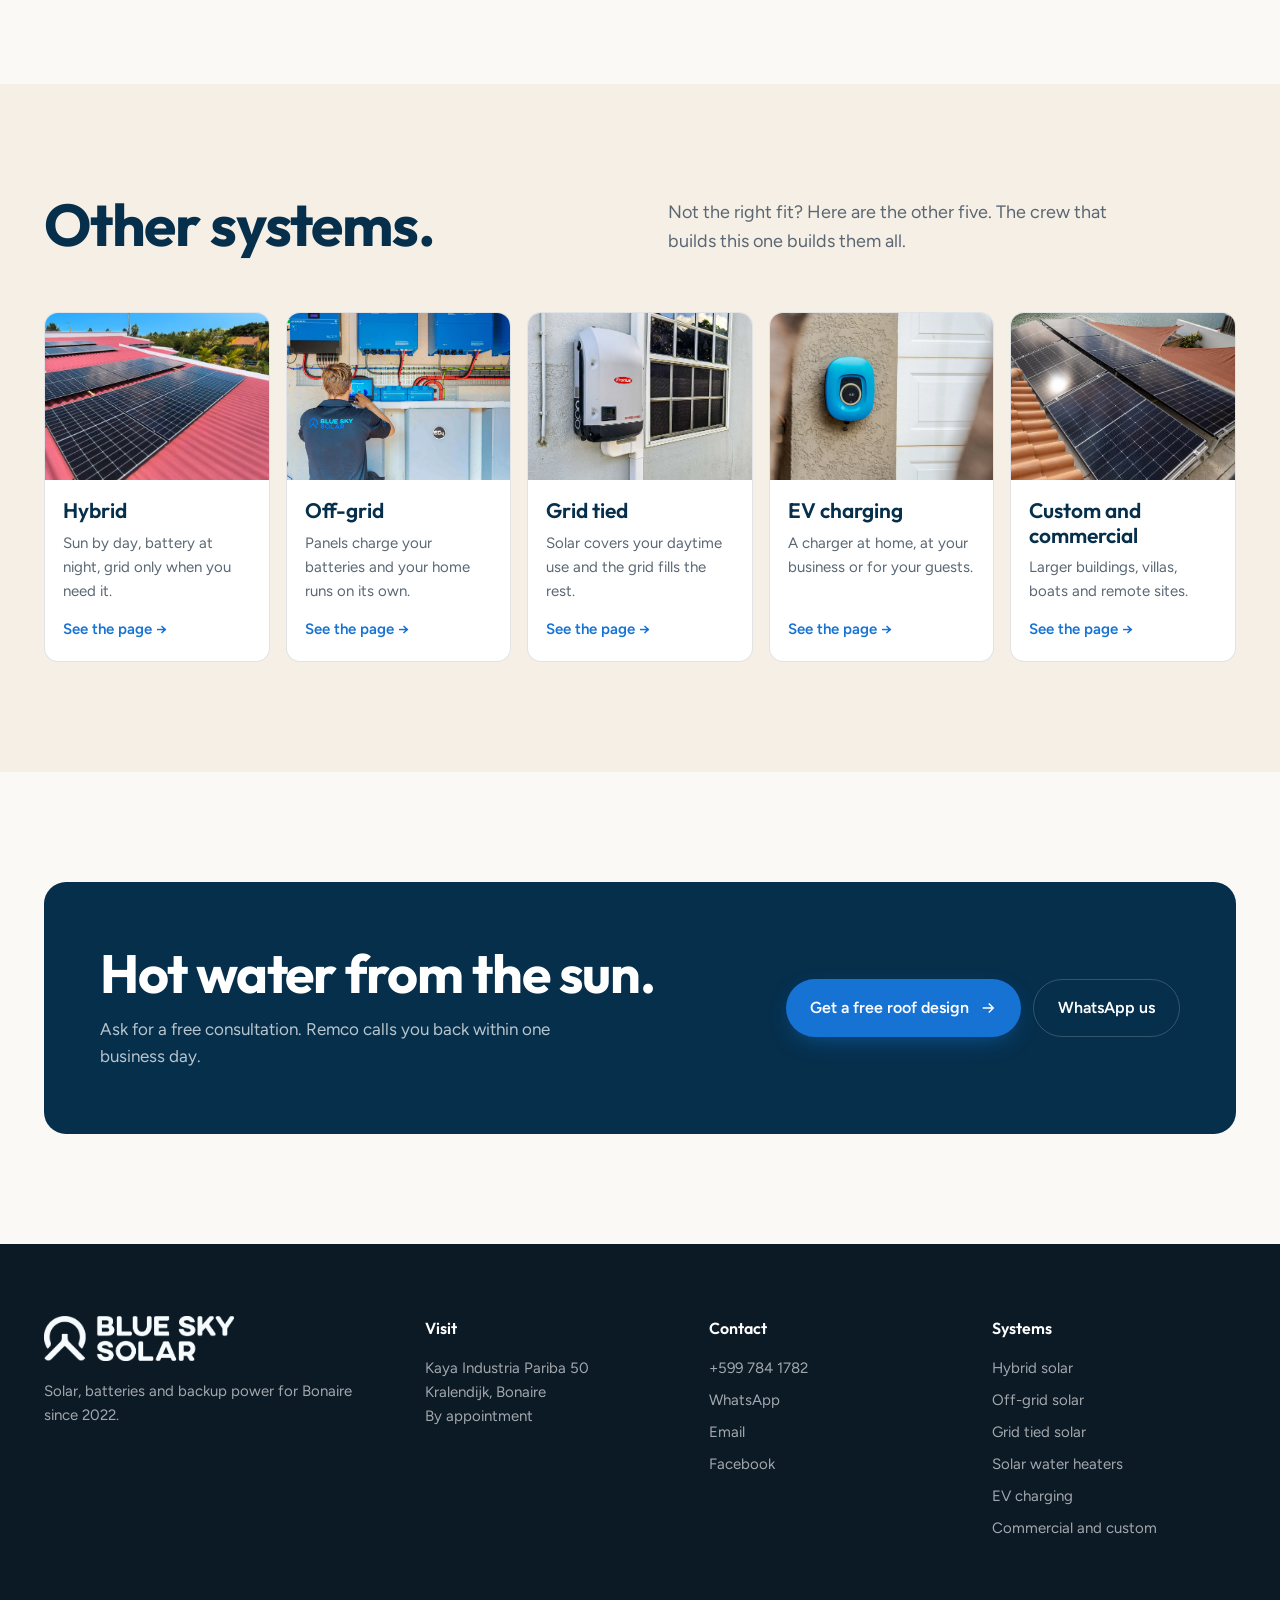
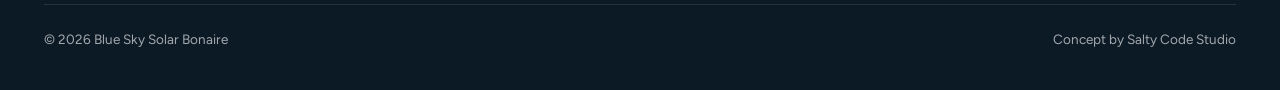
<file: solar-water-heater-bonaire.html>
<!doctype html>
<html lang="en">
<head>
<meta charset="utf-8">
<meta name="viewport" content="width=device-width, initial-scale=1">
<meta name="robots" content="noindex, nofollow">
<title>Solar Water Heater on Bonaire | Blue Sky Solar</title>
<meta name="description" content="Sunpad solar water heater on Bonaire. A 150 litre tank heats to 85°C and gives up to 380 litres at 40°C, with no electricity needed. Ask for a free quote.">
<link rel="canonical" href="https://blueskysolarbonaire.com/solar-water-heater-bonaire/">
<meta property="og:type" content="website">
<meta property="og:site_name" content="Blue Sky Solar Bonaire">
<meta property="og:title" content="Solar Water Heater on Bonaire | Blue Sky Solar">
<meta property="og:description" content="Sunpad solar water heater on Bonaire. A 150 litre tank heats to 85°C and gives up to 380 litres at 40°C, with no electricity needed. Ask for a free quote.">
<meta property="og:url" content="https://blueskysolarbonaire.com/solar-water-heater-bonaire/">
<meta property="og:image" content="https://blueskysolarbonaire.com/img/heater.jpg">
<meta name="twitter:card" content="summary_large_image">
<link rel="icon" href="img/BSS-Brandmark-FC.png">
<link rel="preconnect" href="https://fonts.googleapis.com">
<link rel="preconnect" href="https://fonts.gstatic.com" crossorigin>
<link href="https://fonts.googleapis.com/css2?family=Outfit:wght@500;600;700;800&family=Figtree:wght@400;500;600&display=swap" rel="stylesheet">
<link rel="stylesheet" href="css/site.css">
<link rel="stylesheet" href="css/system-page.css">
<script type="application/ld+json">
{
  "@context": "https://schema.org",
  "@type": "Service",
  "name": "Solar water heater installation on Bonaire",
  "serviceType": "Solar water heater installation",
  "description": "Sunpad solar water heater on Bonaire. A 150 litre tank heats to 85°C and gives up to 380 litres at 40°C, with no electricity needed. Ask for a free quote.",
  "url": "https://blueskysolarbonaire.com/solar-water-heater-bonaire/",
  "areaServed": {
    "@type": "Place",
    "name": "Bonaire"
  },
  "provider": {
    "@type": "LocalBusiness",
    "name": "Blue Sky Solar Bonaire",
    "url": "https://blueskysolarbonaire.com",
    "telephone": "+5997841782",
    "email": "info@blueskysolarbonaire.com",
    "address": {
      "@type": "PostalAddress",
      "streetAddress": "Kaya Industria Pariba 50",
      "addressLocality": "Kralendijk",
      "addressRegion": "Bonaire",
      "addressCountry": "BQ"
    },
    "aggregateRating": {
      "@type": "AggregateRating",
      "ratingValue": "5.0",
      "bestRating": "5",
      "reviewCount": "46"
    }
  }
}
</script>
<script type="application/ld+json">
{
  "@context": "https://schema.org",
  "@type": "BreadcrumbList",
  "itemListElement": [
    {
      "@type": "ListItem",
      "position": 1,
      "name": "Home",
      "item": "https://blueskysolarbonaire.com/"
    },
    {
      "@type": "ListItem",
      "position": 2,
      "name": "Systems",
      "item": "https://blueskysolarbonaire.com/systems/"
    },
    {
      "@type": "ListItem",
      "position": 3,
      "name": "Solar water heater",
      "item": "https://blueskysolarbonaire.com/solar-water-heater-bonaire/"
    }
  ]
}
</script>
<script type="application/ld+json">
{
  "@context": "https://schema.org",
  "@type": "FAQPage",
  "mainEntity": [
    {
      "@type": "Question",
      "name": "How much hot water does a Sunpad give?",
      "acceptedAnswer": {
        "@type": "Answer",
        "text": "The Sunpad has a 150 litre tank that heats to 85°C. It gives you up to 380 litres of water at 40°C."
      }
    },
    {
      "@type": "Question",
      "name": "Does a solar water heater need electricity?",
      "acceptedAnswer": {
        "@type": "Answer",
        "text": "No. The Sunpad needs no electricity."
      }
    },
    {
      "@type": "Question",
      "name": "Does it work on cloudy days?",
      "acceptedAnswer": {
        "@type": "Answer",
        "text": "Yes. It still works on cloudy days."
      }
    },
    {
      "@type": "Question",
      "name": "How much maintenance does it need?",
      "acceptedAnswer": {
        "@type": "Answer",
        "text": "Low maintenance."
      }
    },
    {
      "@type": "Question",
      "name": "Can you fit it on my roof?",
      "acceptedAnswer": {
        "@type": "Answer",
        "text": "Most likely. We install on sloped, flat, tile and corrugated sheet roofs."
      }
    },
    {
      "@type": "Question",
      "name": "What does a solar water heater cost?",
      "acceptedAnswer": {
        "@type": "Answer",
        "text": "It depends on what you want to fix. We give a free consultation and a custom quote. Material prices move with purchase and transport costs, so ask for the current figure."
      }
    }
  ]
}
</script>
</head>
<body>

<header id="top">
  <div class="wrap bar">
    <a href="index.html" class="logo"><img src="img/BSS-Brandmark-FC.png" alt=""><span>BLUE SKY SOLAR<small>Bonaire</small></span></a>
    <nav class="main">
      <a href="systems.html">Systems</a>
      <a href="results.html">Results</a>
      <a href="crew.html">Crew</a>
      <a href="parts.html">Parts</a>
      <a href="contact.html">Contact</a>
    </nav>
    <div class="bar-cta">
      <a class="phone" href="tel:+5997841782">+599 784 1782</a>
      <a class="btn btn-sky" href="contact.html">Free roof design</a>
      <button class="menu-btn" aria-label="Menu" aria-expanded="false"><svg width="18" height="18" viewBox="0 0 24 24" fill="none" stroke="currentColor" stroke-width="2"><path d="M4 8h16M4 16h16"/></svg></button>
    </div>
  </div>
</header>
<div class="mobile-nav">
  <a href="index.html">Home</a><a href="systems.html">Systems</a><a href="results.html">Results</a><a href="crew.html">Crew</a><a href="parts.html">Parts</a><a href="contact.html">Contact</a>
</div>
<main>
<div class="wrap crumbs"><nav aria-label="Breadcrumb"><a href="index.html">Home</a><span>/</span><a href="systems.html">Systems</a><span>/</span><span aria-current="page">Solar water heater</span></nav></div>

<section class="page-hero">
  <div class="wrap">
    <h1>Solar water heater on Bonaire. <span>Hot showers without electricity.</span></h1>
    <div>
      <p>A Sunpad heats a 150 litre tank to 85°C using only the sun. It gives you up to 380 litres of water at 40°C.</p>
      <div class="hero-actions">
        <a class="btn btn-sky" href="contact.html#quote">Get a free roof design <svg viewBox="0 0 24 24" fill="none" stroke="currentColor" stroke-width="2"><path d="M5 12h14M13 6l6 6-6 6"/></svg></a>
        <a class="btn btn-ghost" href="https://wa.me/5997841782?text=Hi%20Blue%20Sky%2C%20I%20would%20like%20a%20Sunpad%20solar%20water%20heater%20on%20Bonaire.">WhatsApp us</a>
      </div>
    </div>
  </div>
  <div class="wrap">
    <figure class="wide-photo rv"><picture><source srcset="img/heater.webp" type="image/webp"><img src="img/heater.jpg" alt="Sunpad solar water heater on a tiled roof" width="2400" height="1600" fetchpriority="high"></picture></figure>
  </div>
</section>

<section class="sec">
  <div class="wrap">
    <div class="sec-head">
      <h2>The sun heats the tank. You open the tap.</h2>
      <p>No app and no power bill for hot water. The Sunpad does one job.</p>
    </div>
    <div class="how-grid">
      <div>
        <div class="how-list"><div class="how-item"><h3>The sun does the heating</h3><p>The Sunpad works on sunshine. It keeps working on cloudy days.</p></div><div class="how-item"><h3>The tank holds the heat</h3><p>A 150 litre tank heats up to 85°C.</p></div><div class="how-item"><h3>One tank, a lot of showers</h3><p>That hot water gives you up to 380 litres at 40°C, a comfortable shower temperature.</p></div></div>
        <div class="flow rv"><svg class="flow-svg" viewBox="0 0 680 140" role="img" aria-label="Diagram: sun heats a 150 litre Sunpad tank to 85 degrees, which gives up to 380 litres of water at 40 degrees.">
<defs><marker id="ah" viewBox="0 0 10 10" refX="8" refY="5" markerWidth="7" markerHeight="7" orient="auto-start-reverse"><path d="M0 0L10 5L0 10z" fill="#1673d4"/></marker></defs>
<line x1="195" y1="68.0" x2="245" y2="68.0" stroke="#1673d4" stroke-width="2.5" marker-end="url(#ah)"/>
<line x1="435" y1="68.0" x2="485" y2="68.0" stroke="#1673d4" stroke-width="2.5" marker-end="url(#ah)"/>
<rect x="5" y="40" width="190" height="56" rx="14" fill="#fdf0d3" stroke="#f4a52a" stroke-width="2"/>
<text x="100.0" y="64" text-anchor="middle" font-family="Outfit,sans-serif" font-weight="600" font-size="17" fill="#062f4c">The sun</text>
<text x="100.0" y="83" text-anchor="middle" font-family="Figtree,sans-serif" font-size="13" fill="#5a6773">even on cloudy days</text>
<rect x="245" y="40" width="190" height="56" rx="14" fill="#e6f0fb" stroke="#1673d4" stroke-width="2"/>
<text x="340.0" y="64" text-anchor="middle" font-family="Outfit,sans-serif" font-weight="600" font-size="17" fill="#062f4c">150 litre tank</text>
<text x="340.0" y="83" text-anchor="middle" font-family="Figtree,sans-serif" font-size="13" fill="#5a6773">heats to 85°C</text>
<rect x="485" y="40" width="190" height="56" rx="14" fill="#e6f0fb" stroke="#1673d4" stroke-width="2"/>
<text x="580.0" y="64" text-anchor="middle" font-family="Outfit,sans-serif" font-weight="600" font-size="17" fill="#062f4c">Hot water</text>
<text x="580.0" y="83" text-anchor="middle" font-family="Figtree,sans-serif" font-size="13" fill="#5a6773">up to 380 L at 40°C</text>
</svg></div>
      </div>
      <figure class="side-photo rv"><picture><source srcset="img/villa-pool.webp" type="image/webp"><img src="img/villa-pool.jpg" alt="Pool and terrace of a solar powered villa on Bonaire" loading="lazy"></picture></figure>
    </div>
  </div>
</section>

<section class="sec fits">
  <div class="wrap fit-grid">
    <div>
      <h2>Who a solar water heater fits.</h2>
      <ul class="fit-list"><li>You pay to heat water and want that part of the bill gone.</li><li>You want hot water that needs no electricity to make.</li><li>You prefer low maintenance and little to worry about.</li><li>You have a roof with sun. Sloped, flat, tile and corrugated sheet roofs all work for our crew.</li></ul>
    </div>
    <div class="fit-facts rv">
      <h3>The key facts</h3>
      <dl class="kf"><div><dt>Tank</dt><dd>150 litres</dd></div><div><dt>Heats to</dt><dd>85°C</dd></div><div><dt>Hot water</dt><dd>Up to 380 L at 40°C</dd></div><div><dt>Electricity needed</dt><dd>None</dd></div><div><dt>Cloudy days</dt><dd>Still works</dd></div><div><dt>Maintenance</dt><dd>Low</dd></div></dl>
    </div>
  </div>
</section>

<section class="sec bonaire">
  <div class="wrap">
    <div class="sec-head">
      <h2>Bonaire is a hot water machine.</h2>
      <p>With over 3,000 sunshine hours a year, a roof gets plenty of sun. A Sunpad puts that to work without using any electricity.</p>
    </div>
    <div class="bn-grid"><div class="bn-item"><h3>Heat</h3><p>The Sunpad exists to make heat, so Bonaire's climate suits it.</p></div><div class="bn-item"><h3>Salt air</h3><p>Salt air is part of life on the coast. Every system we install has to handle it.</p></div><div class="bn-item"><h3>Sun</h3><p>Over 3,000 sunshine hours a year. The Sunpad also works on cloudy days.</p></div><div class="bn-item"><h3>WEB outages</h3><p>No electricity needed, so an outage does not stop the Sunpad from heating.</p></div></div>
    <div class="brands"><span>We install</span><strong>Victron Energy</strong><strong>EG4</strong><strong>BSL Batt</strong><strong>Jinko</strong><strong>Fronius</strong><strong>Sunpad</strong></div>
  </div>
</section>

<section class="sec">
  <div class="wrap">
    <div class="sec-head">
      <h2>From roof photo to switch on.</h2>
      <p>You see the layout before you sign. You meet the people who build it.</p>
    </div>
    <div class="proc"><div class="proc-item rv"><h3>Free advice at your place</h3><p>We look at your roof and your hot water use, and advise where the Sunpad goes.</p></div><div class="proc-item rv"><h3>Our own crew installs</h3><p>Our own crew installs it.</p></div><div class="proc-item rv"><h3>Hot water from the sun</h3><p>We walk you through how it works before we leave.</p></div></div>
  </div>
</section>

<section class="sec proof">
  <div class="wrap proof-grid"><div class="proof-big">Rated 5.0 from 46 reviews.</div><div class="proof-side"><figure class="q"><blockquote>“Doen wat ze beloven. Vakmensen die gewoon hun werk doen.”</blockquote><figcaption>Ruben van der Ploeg, July 2026. In English: they do what they promise. Tradespeople who simply do their job.</figcaption></figure><a class="more" href="results.html">Read every customer story <svg viewBox="0 0 24 24" fill="none" stroke="currentColor" stroke-width="2"><path d="M5 12h14M13 6l6 6-6 6"/></svg></a></div></div>
</section>

<section class="sec" id="faq">
  <div class="wrap">
    <div class="faq">
      <h2>Questions about solar water heaters.</h2>
      <div><details><summary>How much hot water does a Sunpad give?<i></i></summary><p>The Sunpad has a 150 litre tank that heats to 85°C. It gives you up to 380 litres of water at 40°C.</p></details><details><summary>Does a solar water heater need electricity?<i></i></summary><p>No. The Sunpad needs no electricity.</p></details><details><summary>Does it work on cloudy days?<i></i></summary><p>Yes. It still works on cloudy days.</p></details><details><summary>How much maintenance does it need?<i></i></summary><p>Low maintenance.</p></details><details><summary>Can you fit it on my roof?<i></i></summary><p>Most likely. We install on sloped, flat, tile and corrugated sheet roofs.</p></details><details><summary>What does a solar water heater cost?<i></i></summary><p>It depends on what you want to fix. We give a free consultation and a custom quote. Material prices move with purchase and transport costs, so ask for the current figure.</p></details></div>
    </div>
  </div>
</section>

<section class="sec others">
  <div class="wrap">
    <div class="sec-head">
      <h2>Other systems.</h2>
      <p>Not the right fit? Here are the other five. The crew that builds this one builds them all.</p>
    </div>
    <div class="other-grid"><a class="other-card rv" href="hybrid-solar-bonaire.html"><div class="other-img"><picture><source srcset="img/irene-roof.webp" type="image/webp"><img src="img/irene-roof.jpg" alt="Solar panels on a red roof in Bonaire" loading="lazy"></picture></div><div class="other-body"><b>Hybrid</b><span>Sun by day, battery at night, grid only when you need it.</span><i>See the page</i></div></a><a class="other-card rv" href="off-grid-solar-bonaire.html"><div class="other-img"><picture><source srcset="img/install.webp" type="image/webp"><img src="img/install.jpg" alt="Blue Sky Solar technician wiring Victron inverters" loading="lazy"></picture></div><div class="other-body"><b>Off-grid</b><span>Panels charge your batteries and your home runs on its own.</span><i>See the page</i></div></a><a class="other-card rv" href="grid-tied-solar-bonaire.html"><div class="other-img"><picture><source srcset="img/gridtied.webp" type="image/webp"><img src="img/gridtied.jpg" alt="Fronius grid tied inverter on a wall" loading="lazy"></picture></div><div class="other-body"><b>Grid tied</b><span>Solar covers your daytime use and the grid fills the rest.</span><i>See the page</i></div></a><a class="other-card rv" href="ev-charging-bonaire.html"><div class="other-img"><picture><source srcset="img/ev.webp" type="image/webp"><img src="img/ev.jpg" alt="Blue EV charger on a wall" loading="lazy"></picture></div><div class="other-body"><b>EV charging</b><span>A charger at home, at your business or for your guests.</span><i>See the page</i></div></a><a class="other-card rv" href="commercial-solar-bonaire.html"><div class="other-img"><picture><source srcset="img/villa-roof.webp" type="image/webp"><img src="img/villa-roof.jpg" alt="Solar panels on a villa roof by the water" loading="lazy"></picture></div><div class="other-body"><b>Custom and commercial</b><span>Larger buildings, villas, boats and remote sites.</span><i>See the page</i></div></a></div>
  </div>
</section>

<section class="sec">
  <div class="wrap">
    <div class="cta-band rv">
      <div><h2>Hot water from the sun.</h2><p>Ask for a free consultation. Remco calls you back within one business day.</p></div>
      <div class="hero-actions">
        <a class="btn btn-sky" href="contact.html#quote">Get a free roof design <svg viewBox="0 0 24 24" fill="none" stroke="currentColor" stroke-width="2"><path d="M5 12h14M13 6l6 6-6 6"/></svg></a>
        <a class="btn btn-light" href="https://wa.me/5997841782?text=Hi%20Blue%20Sky%2C%20I%20would%20like%20a%20Sunpad%20solar%20water%20heater%20on%20Bonaire.">WhatsApp us</a>
      </div>
    </div>
  </div>
</section>
</main>

<footer>
  <div class="wrap">
    <div class="foot">
      <div><img src="img/BSS-Logo-White.png" alt="Blue Sky Solar"><p>Solar, batteries and backup power for Bonaire since 2022.</p></div>
      <div><h4>Visit</h4><p>Kaya Industria Pariba 50<br>Kralendijk, Bonaire<br>By appointment</p></div>
      <div><h4>Contact</h4><a href="tel:+5997841782">+599 784 1782</a><a href="https://wa.me/5997841782">WhatsApp</a><a href="mailto:info@blueskysolarbonaire.com">Email</a><a href="https://www.facebook.com/blueskysolarbonaire">Facebook</a></div>
      <div><h4>Systems</h4><a href="hybrid-solar-bonaire.html">Hybrid solar</a><a href="off-grid-solar-bonaire.html">Off-grid solar</a><a href="grid-tied-solar-bonaire.html">Grid tied solar</a><a href="solar-water-heater-bonaire.html">Solar water heaters</a><a href="ev-charging-bonaire.html">EV charging</a><a href="commercial-solar-bonaire.html">Commercial and custom</a></div>
    </div>
    <div class="legal"><span>© 2026 Blue Sky Solar Bonaire</span><span>Concept by Salty Code Studio</span></div>
  </div>
</footer>

<div class="sticky-cta"><a class="btn btn-sky" href="contact.html#quote">Free roof design</a><a class="btn btn-ghost" href="https://wa.me/5997841782" aria-label="WhatsApp">WhatsApp</a></div>

<script src="js/site.js" defer></script>
</body>
</html>
</file>
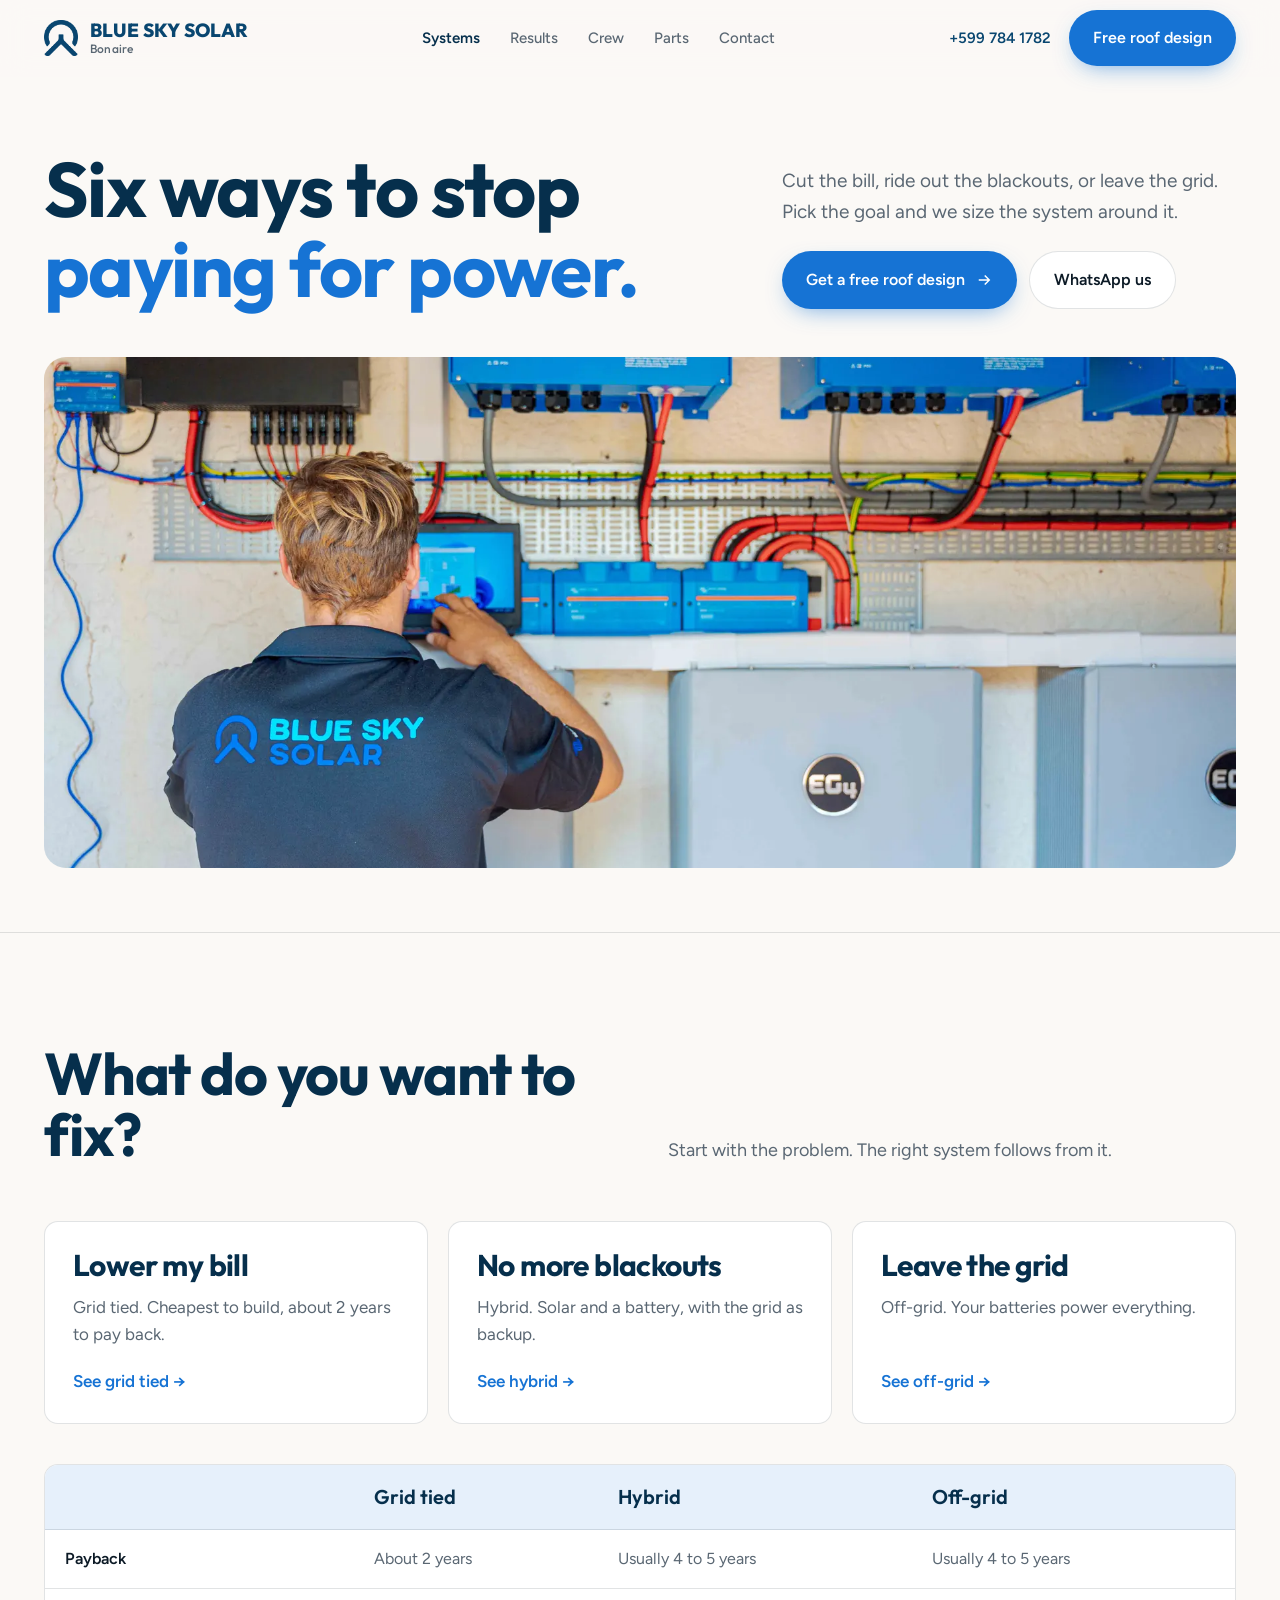
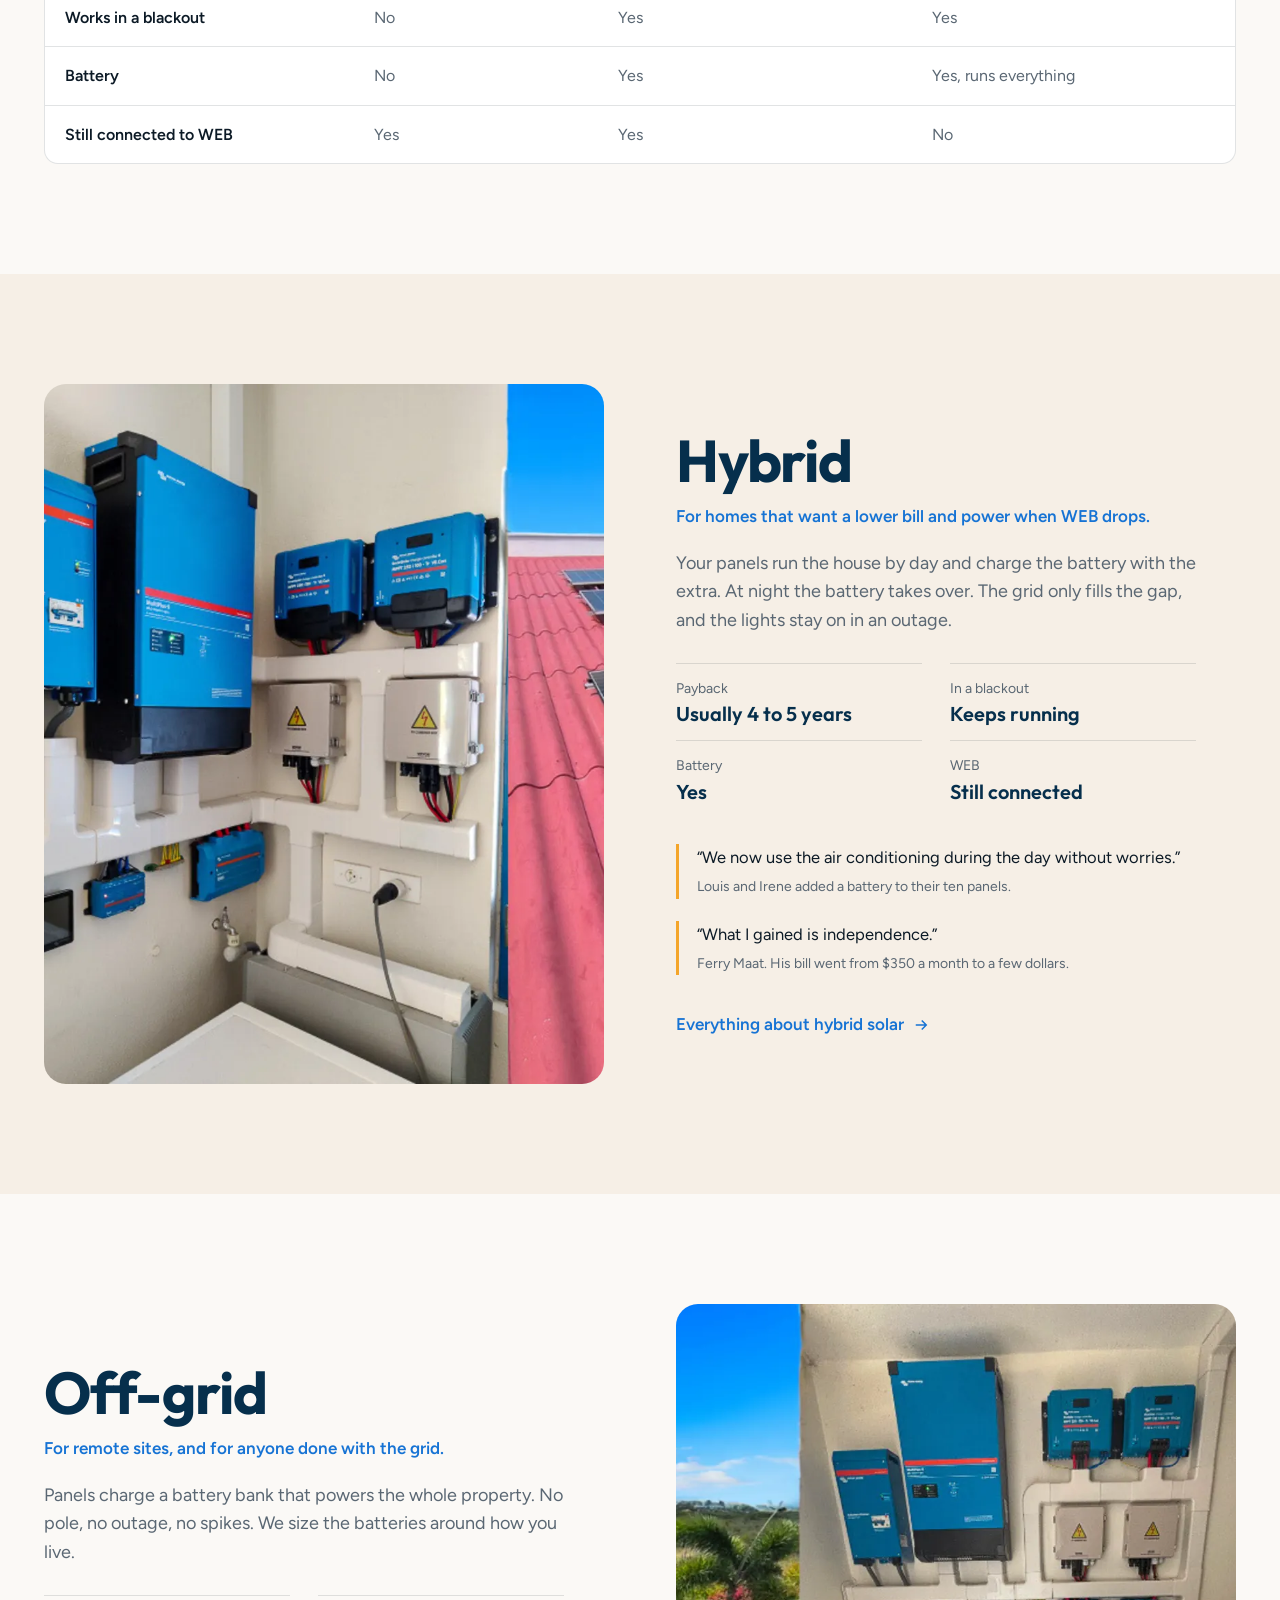
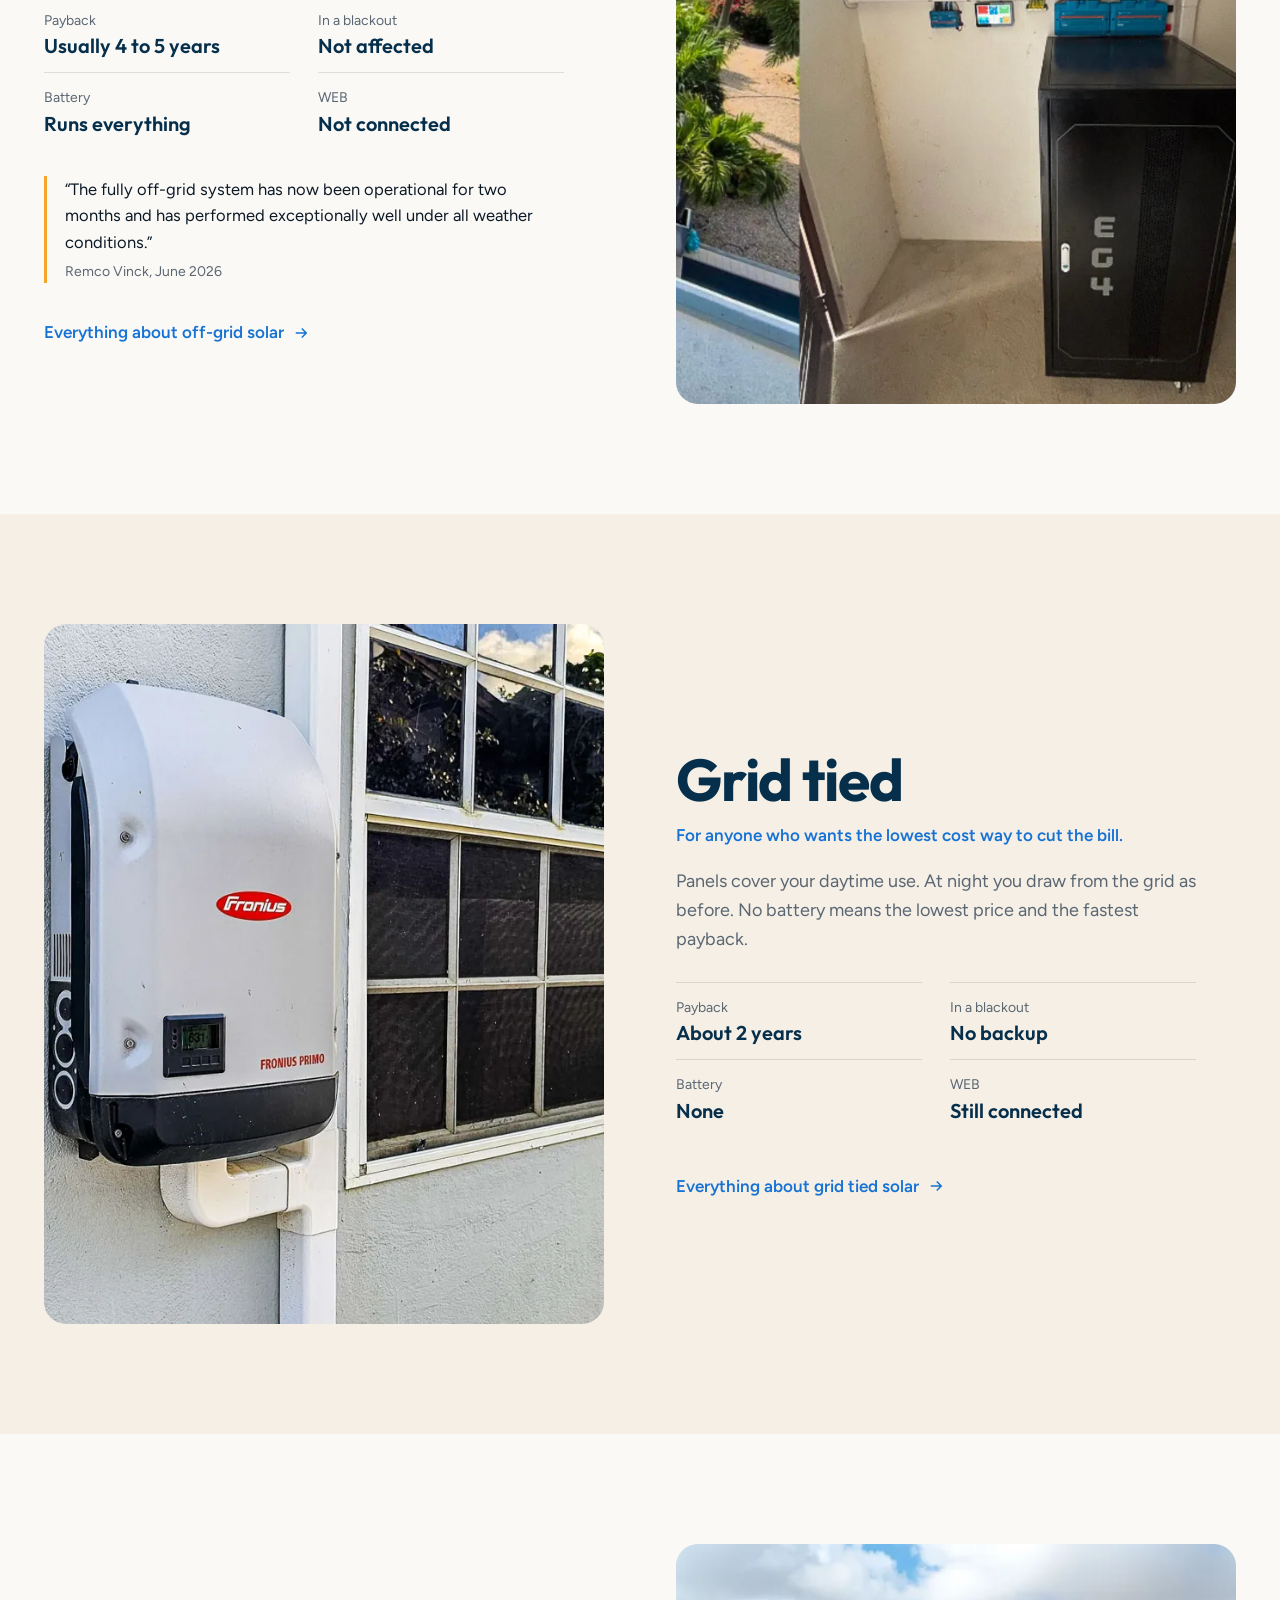
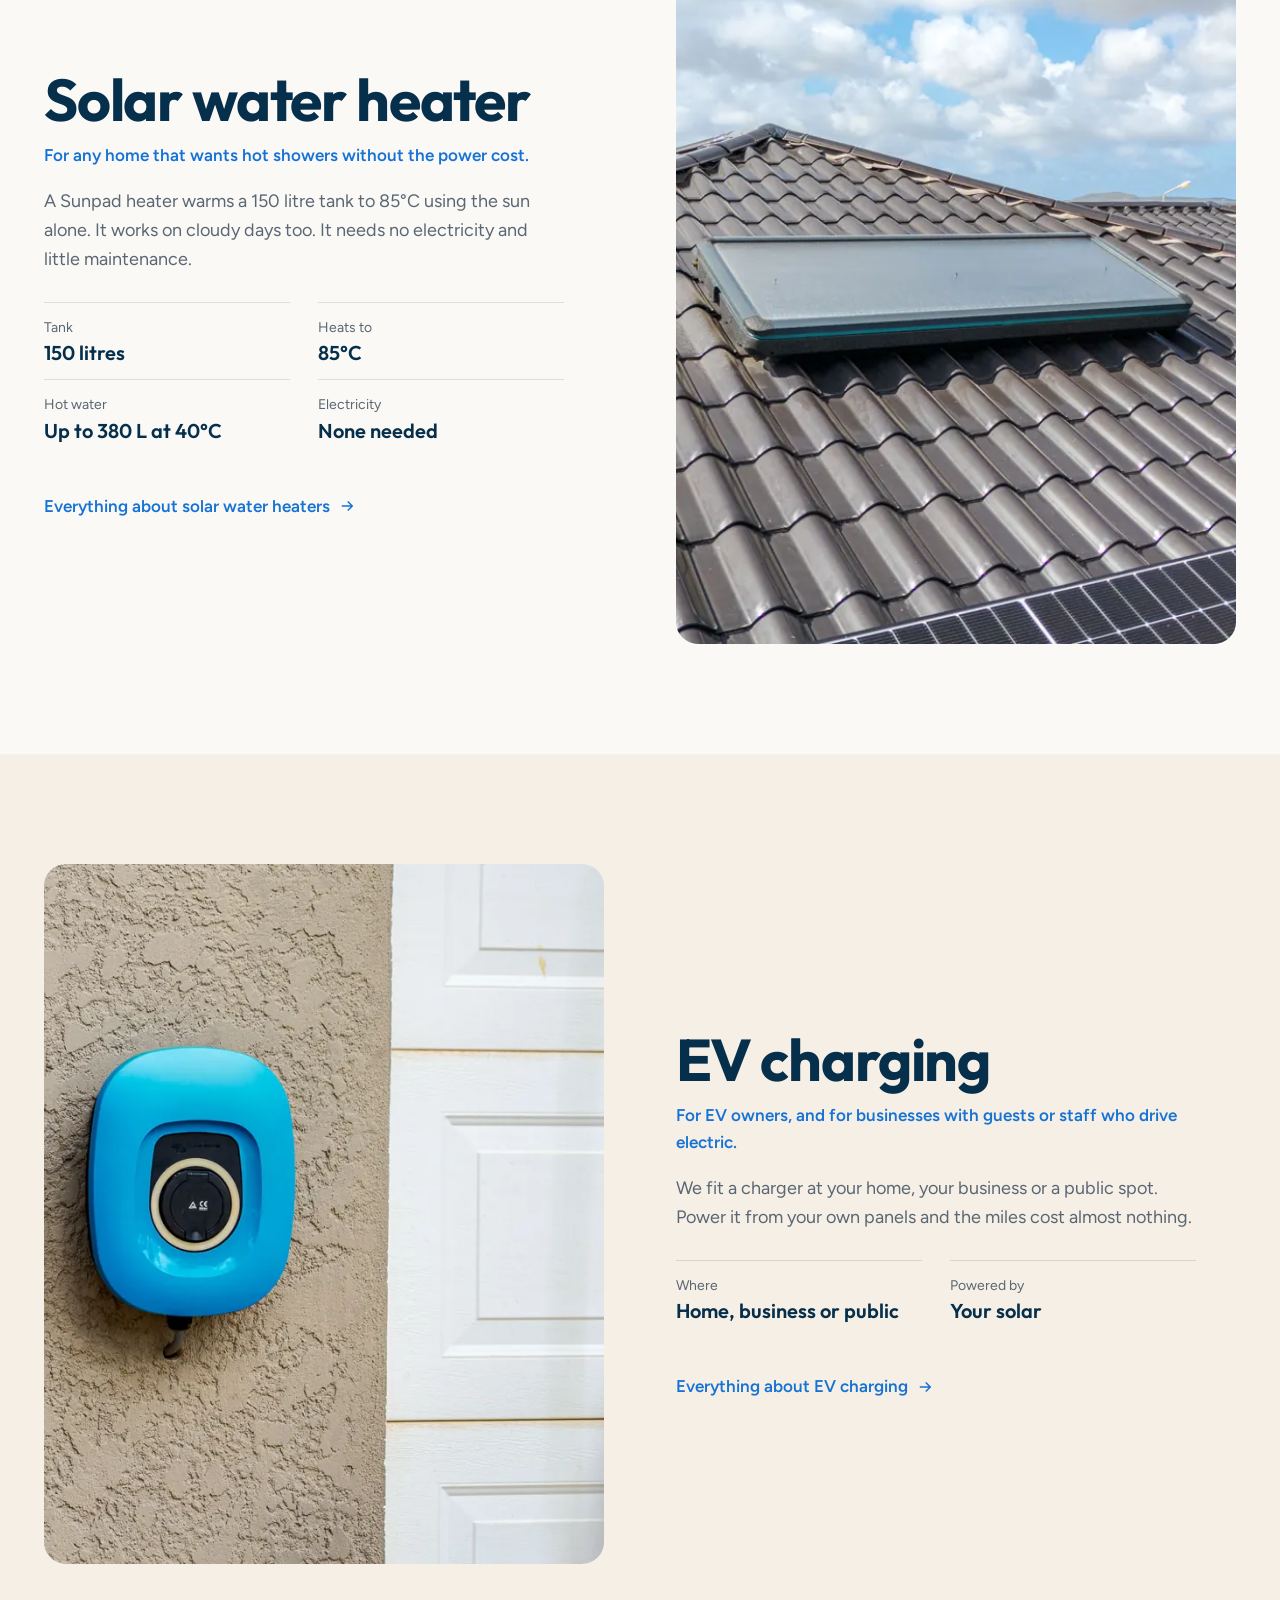
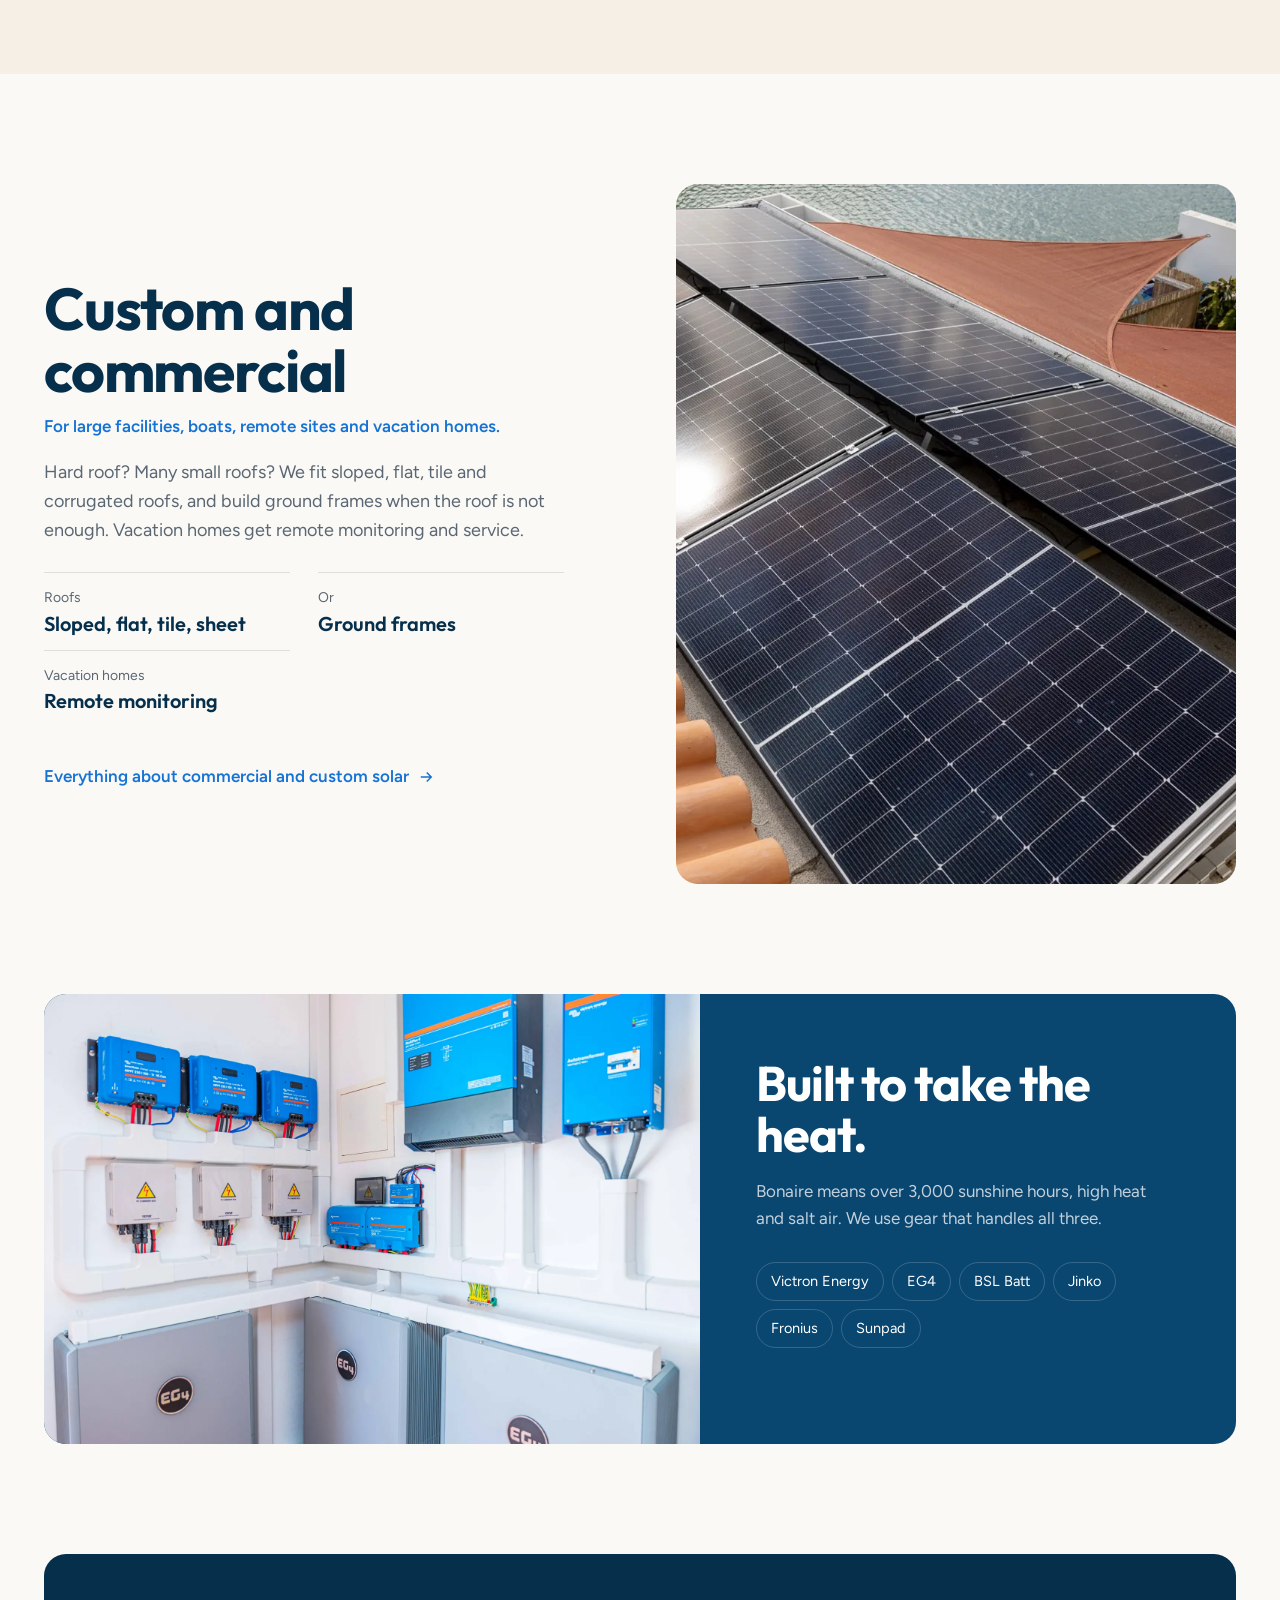
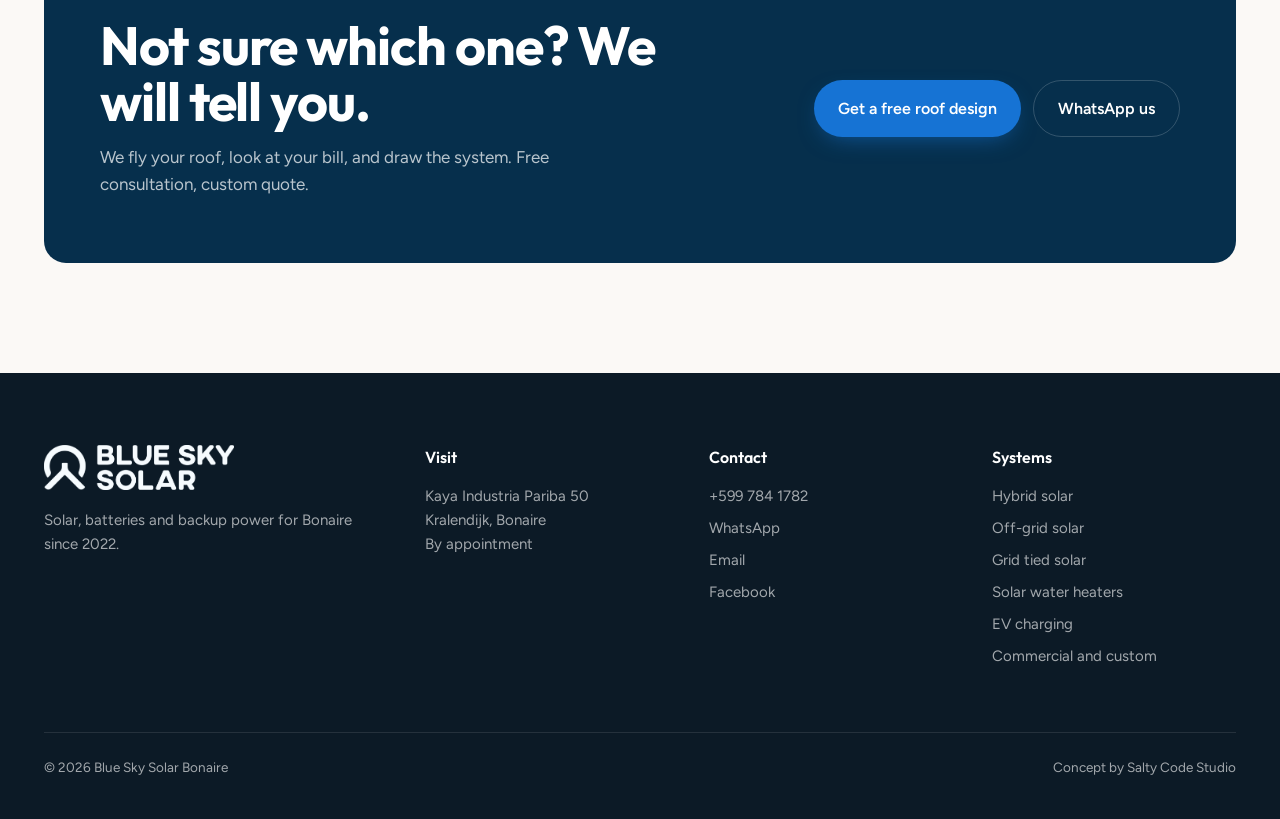
<file: systems.html>
<!doctype html>
<html lang="en">
<head>
<meta charset="utf-8">
<meta name="viewport" content="width=device-width, initial-scale=1">
<meta name="robots" content="noindex, nofollow">
<title>Solar systems | Blue Sky Solar Bonaire</title>
<meta name="description" content="Compare hybrid, off-grid, grid tied, solar water heaters, EV charging and custom systems on Bonaire. Find the one that fits your goal.">
<link rel="icon" href="img/BSS-Brandmark-FC.png">
<link rel="preconnect" href="https://fonts.googleapis.com">
<link rel="preconnect" href="https://fonts.gstatic.com" crossorigin>
<link href="https://fonts.googleapis.com/css2?family=Outfit:wght@500;600;700;800&family=Figtree:wght@400;500;600&display=swap" rel="stylesheet">
<link rel="stylesheet" href="css/site.css">
<link rel="stylesheet" href="css/systems.css">
</head>
<body>

<header id="top">
  <div class="wrap bar">
    <a href="index.html" class="logo"><img src="img/BSS-Brandmark-FC.png" alt=""><span>BLUE SKY SOLAR<small>Bonaire</small></span></a>
    <nav class="main">
      <a href="systems.html">Systems</a>
      <a href="results.html">Results</a>
      <a href="crew.html">Crew</a>
      <a href="parts.html">Parts</a>
      <a href="contact.html">Contact</a>
    </nav>
    <div class="bar-cta">
      <a class="phone" href="tel:+5997841782">+599 784 1782</a>
      <a class="btn btn-sky" href="contact.html">Free roof design</a>
      <button class="menu-btn" aria-label="Menu" aria-expanded="false"><svg width="18" height="18" viewBox="0 0 24 24" fill="none" stroke="currentColor" stroke-width="2"><path d="M4 8h16M4 16h16"/></svg></button>
    </div>
  </div>
</header>
<div class="mobile-nav">
  <a href="index.html">Home</a><a href="systems.html">Systems</a><a href="results.html">Results</a><a href="crew.html">Crew</a><a href="parts.html">Parts</a><a href="contact.html">Contact</a>
</div>

<main>
<section class="page-hero">
  <div class="wrap">
    <h1>Six ways to stop <span>paying for power.</span></h1>
    <div>
      <p>Cut the bill, ride out the blackouts, or leave the grid. Pick the goal and we size the system around it.</p>
      <div class="hero-actions">
        <a class="btn btn-sky" href="contact.html">Get a free roof design <svg viewBox="0 0 24 24" fill="none" stroke="currentColor" stroke-width="2"><path d="M5 12h14M13 6l6 6-6 6"/></svg></a>
        <a class="btn btn-ghost" href="https://wa.me/5997841782">WhatsApp us</a>
      </div>
    </div>
  </div>
  <div class="wrap">
    <figure class="wide-photo rv"><picture><source srcset="img/install.webp" type="image/webp"><img src="img/install.jpg" alt="Blue Sky Solar technician wiring Victron inverters" width="2400" height="1600" fetchpriority="high"></picture></figure>
  </div>
</section>

<section class="sec choose" id="choose">
  <div class="wrap">
    <div class="sec-head">
      <h2>What do you want to fix?</h2>
      <p>Start with the problem. The right system follows from it.</p>
    </div>
    <div class="goals">
      <a class="goal-card rv" href="#grid-tied"><b>Lower my bill</b><span>Grid tied. Cheapest to build, about 2 years to pay back.</span><i>See grid tied</i></a>
      <a class="goal-card rv" href="#hybrid"><b>No more blackouts</b><span>Hybrid. Solar and a battery, with the grid as backup.</span><i>See hybrid</i></a>
      <a class="goal-card rv" href="#off-grid"><b>Leave the grid</b><span>Off-grid. Your batteries power everything.</span><i>See off-grid</i></a>
    </div>

    <div class="cmp-scroll rv" tabindex="0" role="region" aria-label="Comparison of grid tied, hybrid and off-grid systems">
      <table class="cmp">
        <thead><tr><th></th><th>Grid tied</th><th>Hybrid</th><th>Off-grid</th></tr></thead>
        <tbody>
          <tr><th scope="row">Payback</th><td>About 2 years</td><td>Usually 4 to 5 years</td><td>Usually 4 to 5 years</td></tr>
          <tr><th scope="row">Works in a blackout</th><td>No</td><td>Yes</td><td>Yes</td></tr>
          <tr><th scope="row">Battery</th><td>No</td><td>Yes</td><td>Yes, runs everything</td></tr>
          <tr><th scope="row">Still connected to WEB</th><td>Yes</td><td>Yes</td><td>No</td></tr>
        </tbody>
      </table>
    </div>
  </div>
</section>

<section class="sec sysblock alt" id="hybrid">
  <div class="wrap sysrow">
    <div class="sys-photo rv"><picture><source srcset="img/irene-shed.webp" type="image/webp"><img src="img/irene-shed.jpg" alt="Battery and inverter setup in a hybrid system" loading="lazy"></picture></div>
    <div class="sys-text rv">
      <h2>Hybrid</h2>
      <div class="for">For homes that want a lower bill and power when WEB drops.</div>
      <p>Your panels run the house by day and charge the battery with the extra. At night the battery takes over. The grid only fills the gap, and the lights stay on in an outage.</p>
      <dl class="kf">
        <div><dt>Payback</dt><dd>Usually 4 to 5 years</dd></div>
        <div><dt>In a blackout</dt><dd>Keeps running</dd></div>
        <div><dt>Battery</dt><dd>Yes</dd></div>
        <div><dt>WEB</dt><dd>Still connected</dd></div>
      </dl>
      <figure class="q"><blockquote>“We now use the air conditioning during the day without worries.”</blockquote><figcaption>Louis and Irene added a battery to their ten panels.</figcaption></figure>
      <figure class="q"><blockquote>“What I gained is independence.”</blockquote><figcaption>Ferry Maat. His bill went from $350 a month to a few dollars.</figcaption></figure>
      <a class="more" href="hybrid-solar-bonaire.html">Everything about hybrid solar <svg viewBox="0 0 24 24" fill="none" stroke="currentColor" stroke-width="2"><path d="M5 12h14M13 6l6 6-6 6"/></svg></a>
    </div>
  </div>
</section>

<section class="sec sysblock" id="off-grid">
  <div class="wrap sysrow flip">
    <div class="sys-photo rv"><picture><source srcset="img/ferry-shed.webp" type="image/webp"><img src="img/ferry-shed.jpg" alt="Battery room with inverters and batteries on the wall" loading="lazy"></picture></div>
    <div class="sys-text rv">
      <h2>Off-grid</h2>
      <div class="for">For remote sites, and for anyone done with the grid.</div>
      <p>Panels charge a battery bank that powers the whole property. No pole, no outage, no spikes. We size the batteries around how you live.</p>
      <dl class="kf">
        <div><dt>Payback</dt><dd>Usually 4 to 5 years</dd></div>
        <div><dt>In a blackout</dt><dd>Not affected</dd></div>
        <div><dt>Battery</dt><dd>Runs everything</dd></div>
        <div><dt>WEB</dt><dd>Not connected</dd></div>
      </dl>
      <figure class="q"><blockquote>“The fully off-grid system has now been operational for two months and has performed exceptionally well under all weather conditions.”</blockquote><figcaption>Remco Vinck, June 2026</figcaption></figure>
      <a class="more" href="off-grid-solar-bonaire.html">Everything about off-grid solar <svg viewBox="0 0 24 24" fill="none" stroke="currentColor" stroke-width="2"><path d="M5 12h14M13 6l6 6-6 6"/></svg></a>
    </div>
  </div>
</section>

<section class="sec sysblock alt" id="grid-tied">
  <div class="wrap sysrow">
    <div class="sys-photo rv"><picture><source srcset="img/gridtied.webp" type="image/webp"><img src="img/gridtied.jpg" alt="Fronius grid tied inverter on a wall" loading="lazy"></picture></div>
    <div class="sys-text rv">
      <h2>Grid tied</h2>
      <div class="for">For anyone who wants the lowest cost way to cut the bill.</div>
      <p>Panels cover your daytime use. At night you draw from the grid as before. No battery means the lowest price and the fastest payback.</p>
      <dl class="kf">
        <div><dt>Payback</dt><dd>About 2 years</dd></div>
        <div><dt>In a blackout</dt><dd>No backup</dd></div>
        <div><dt>Battery</dt><dd>None</dd></div>
        <div><dt>WEB</dt><dd>Still connected</dd></div>
      </dl>
      <a class="more" href="grid-tied-solar-bonaire.html">Everything about grid tied solar <svg viewBox="0 0 24 24" fill="none" stroke="currentColor" stroke-width="2"><path d="M5 12h14M13 6l6 6-6 6"/></svg></a>
    </div>
  </div>
</section>

<section class="sec sysblock" id="water-heater">
  <div class="wrap sysrow flip">
    <div class="sys-photo rv"><picture><source srcset="img/heater.webp" type="image/webp"><img src="img/heater.jpg" alt="Sunpad solar water heater on a tiled roof" loading="lazy"></picture></div>
    <div class="sys-text rv">
      <h2>Solar water heater</h2>
      <div class="for">For any home that wants hot showers without the power cost.</div>
      <p>A Sunpad heater warms a 150 litre tank to 85°C using the sun alone. It works on cloudy days too. It needs no electricity and little maintenance.</p>
      <dl class="kf">
        <div><dt>Tank</dt><dd>150 litres</dd></div>
        <div><dt>Heats to</dt><dd>85°C</dd></div>
        <div><dt>Hot water</dt><dd>Up to 380 L at 40°C</dd></div>
        <div><dt>Electricity</dt><dd>None needed</dd></div>
      </dl>
      <a class="more" href="solar-water-heater-bonaire.html">Everything about solar water heaters <svg viewBox="0 0 24 24" fill="none" stroke="currentColor" stroke-width="2"><path d="M5 12h14M13 6l6 6-6 6"/></svg></a>
    </div>
  </div>
</section>

<section class="sec sysblock alt" id="ev-charging">
  <div class="wrap sysrow">
    <div class="sys-photo rv"><picture><source srcset="img/ev.webp" type="image/webp"><img src="img/ev.jpg" alt="Blue EV charger mounted on a wall" loading="lazy"></picture></div>
    <div class="sys-text rv">
      <h2>EV charging</h2>
      <div class="for">For EV owners, and for businesses with guests or staff who drive electric.</div>
      <p>We fit a charger at your home, your business or a public spot. Power it from your own panels and the miles cost almost nothing.</p>
      <dl class="kf">
        <div><dt>Where</dt><dd>Home, business or public</dd></div>
        <div><dt>Powered by</dt><dd>Your solar</dd></div>
      </dl>
      <a class="more" href="ev-charging-bonaire.html">Everything about EV charging <svg viewBox="0 0 24 24" fill="none" stroke="currentColor" stroke-width="2"><path d="M5 12h14M13 6l6 6-6 6"/></svg></a>
    </div>
  </div>
</section>

<section class="sec sysblock" id="custom">
  <div class="wrap sysrow flip">
    <div class="sys-photo rv"><picture><source srcset="img/villa-roof.webp" type="image/webp"><img src="img/villa-roof.jpg" alt="Solar panels on a villa roof by the water" loading="lazy"></picture></div>
    <div class="sys-text rv">
      <h2>Custom and commercial</h2>
      <div class="for">For large facilities, boats, remote sites and vacation homes.</div>
      <p>Hard roof? Many small roofs? We fit sloped, flat, tile and corrugated roofs, and build ground frames when the roof is not enough. Vacation homes get remote monitoring and service.</p>
      <dl class="kf">
        <div><dt>Roofs</dt><dd>Sloped, flat, tile, sheet</dd></div>
        <div><dt>Or</dt><dd>Ground frames</dd></div>
        <div><dt>Vacation homes</dt><dd>Remote monitoring</dd></div>
      </dl>
      <a class="more" href="commercial-solar-bonaire.html">Everything about commercial and custom solar <svg viewBox="0 0 24 24" fill="none" stroke="currentColor" stroke-width="2"><path d="M5 12h14M13 6l6 6-6 6"/></svg></a>
    </div>
  </div>
</section>

<section class="sec brandsec" id="brands" style="padding-top:0">
  <div class="wrap">
    <div class="stock rv">
      <div class="stock-img"><picture><source srcset="img/techroom.webp" type="image/webp"><img src="img/techroom.jpg" alt="Victron and EG4 equipment in a technical room" loading="lazy"></picture></div>
      <div class="stock-body">
        <h2>Built to take the heat.</h2>
        <p>Bonaire means over 3,000 sunshine hours, high heat and salt air. We use gear that handles all three.</p>
        <div class="stock-list"><span>Victron Energy</span><span>EG4</span><span>BSL Batt</span><span>Jinko</span><span>Fronius</span><span>Sunpad</span></div>
      </div>
    </div>
  </div>
</section>

<section class="sec" style="padding-top:0">
  <div class="wrap">
    <div class="cta-band rv">
      <div>
        <h2>Not sure which one? We will tell you.</h2>
        <p>We fly your roof, look at your bill, and draw the system. Free consultation, custom quote.</p>
      </div>
      <div class="hero-actions">
        <a class="btn btn-sky" href="contact.html">Get a free roof design</a>
        <a class="btn btn-light" href="https://wa.me/5997841782">WhatsApp us</a>
      </div>
    </div>
  </div>
</section>
</main>

<footer>
  <div class="wrap">
    <div class="foot">
      <div><img src="img/BSS-Logo-White.png" alt="Blue Sky Solar"><p>Solar, batteries and backup power for Bonaire since 2022.</p></div>
      <div><h4>Visit</h4><p>Kaya Industria Pariba 50<br>Kralendijk, Bonaire<br>By appointment</p></div>
      <div><h4>Contact</h4><a href="tel:+5997841782">+599 784 1782</a><a href="https://wa.me/5997841782">WhatsApp</a><a href="mailto:info@blueskysolarbonaire.com">Email</a><a href="https://www.facebook.com/blueskysolarbonaire">Facebook</a></div>
      <div><h4>Systems</h4><a href="hybrid-solar-bonaire.html">Hybrid solar</a><a href="off-grid-solar-bonaire.html">Off-grid solar</a><a href="grid-tied-solar-bonaire.html">Grid tied solar</a><a href="solar-water-heater-bonaire.html">Solar water heaters</a><a href="ev-charging-bonaire.html">EV charging</a><a href="commercial-solar-bonaire.html">Commercial and custom</a></div>
    </div>
    <div class="legal"><span>© 2026 Blue Sky Solar Bonaire</span><span>Concept by Salty Code Studio</span></div>
  </div>
</footer>

<div class="sticky-cta"><a class="btn btn-sky" href="contact.html#quote">Free roof design</a><a class="btn btn-ghost" href="https://wa.me/5997841782" aria-label="WhatsApp">WhatsApp</a></div>

<script src="js/site.js" defer></script>
</body>
</html>
</file>
<file: css/site.css>
:root{
  --navy:#094670; --navy-deep:#062f4c; --sky:#1673d4; --sky-soft:#e6f0fb;
  --sand:#e8d6c1; --sand-soft:#f6efe6; --paper:#fbf9f6; --ink:#0c1a26; --muted:#5a6773;
  --line:rgba(12,26,38,.12); --line-light:rgba(255,255,255,.18);
  --sun:#f4a52a;
  --r:14px; --wrap:1240px;
}
*{box-sizing:border-box;margin:0;padding:0}
html{scroll-behavior:smooth}
body{font-family:Figtree,system-ui,sans-serif;color:var(--ink);background:var(--paper);font-size:17px;line-height:1.6;-webkit-font-smoothing:antialiased}
img{display:block;max-width:100%;height:auto}
a{color:inherit;text-decoration:none}
h1,h2,h3,.display{font-family:Outfit,sans-serif;line-height:1.04;letter-spacing:-.02em;font-weight:700}
.wrap{max-width:var(--wrap);margin:0 auto;padding:0 24px}
.btn{display:inline-flex;align-items:center;gap:10px;font-weight:600;font-size:16px;padding:15px 24px;border-radius:999px;transition:transform .2s,background .2s,box-shadow .2s;cursor:pointer;border:0;font-family:inherit}
.btn-sky{background:var(--sky);color:#fff;box-shadow:0 8px 24px -10px rgba(22,115,212,.7)}
.btn-sky:hover{background:#0f63bb;transform:translateY(-1px)}
.btn-ghost{border:1px solid var(--line);color:var(--ink);background:#fff}
.btn-ghost:hover{border-color:var(--ink)}
.btn-light{border:1px solid var(--line-light);color:#fff}
.btn-light:hover{background:rgba(255,255,255,.08)}
.btn svg{width:18px;height:18px}

/* header */
header{position:sticky;top:0;z-index:50;background:rgba(251,249,246,.86);backdrop-filter:saturate(1.4) blur(14px);-webkit-backdrop-filter:saturate(1.4) blur(14px);border-bottom:1px solid transparent;transition:border-color .3s}
header.scrolled{border-bottom-color:var(--line)}
.bar{display:flex;align-items:center;justify-content:space-between;height:76px;gap:24px}
.logo{display:flex;align-items:center;gap:12px;font-family:Outfit;font-weight:800;font-size:19px;letter-spacing:.01em;color:var(--navy);line-height:1}
.logo img{width:34px;height:36px}
.logo small{display:block;font-weight:500;font-size:12px;letter-spacing:.02em;color:var(--muted);margin-top:3px}
nav.main{display:flex;gap:30px;font-weight:500;font-size:15px}
nav.main a{color:var(--muted);transition:color .2s}
nav.main a:hover{color:var(--ink)}
.bar-cta{display:flex;align-items:center;gap:18px}
.phone{font-weight:600;font-size:15px;color:var(--navy)}
.menu-btn{display:none;background:none;border:1px solid var(--line);border-radius:999px;width:44px;height:44px;align-items:center;justify-content:center}

/* hero */
.hero{padding:64px 0 0}
.hero-top{display:grid;grid-template-columns:1.25fr .75fr;gap:56px;align-items:end}
.hero h1{font-size:clamp(44px,6.6vw,92px);color:var(--navy-deep)}
.hero h1 span{color:var(--sky)}
.hero-side p{font-size:19px;color:var(--muted);margin-bottom:28px;max-width:440px}
.hero-actions{display:flex;flex-wrap:wrap;gap:12px}
.rating{display:flex;align-items:center;gap:12px;margin-top:26px;font-size:14.5px;color:var(--muted)}
.stars{color:var(--sun);letter-spacing:2px;font-size:16px}
.hero-photo{margin-top:56px;position:relative;border-radius:22px;overflow:hidden;aspect-ratio:3/2;max-height:760px;width:100%}
.hero-photo img{width:100%;height:100%;object-fit:cover;object-position:center 60%}
.hero-photo figcaption{position:absolute;left:20px;bottom:20px;background:rgba(6,47,76,.78);backdrop-filter:blur(10px);color:#fff;font-size:14px;padding:10px 16px;border-radius:999px}

/* proof numbers */
.numbers{padding:72px 0 96px}
.num-grid{display:grid;grid-template-columns:repeat(4,1fr);border-top:1px solid var(--line)}
.num{padding:32px 28px 0 0;border-right:1px solid var(--line)}
.num + .num{padding-left:28px}
.num:last-child{border-right:0}
.num b{display:block;font-family:Outfit;font-weight:700;font-size:clamp(44px,5.4vw,76px);line-height:1;color:var(--navy-deep);letter-spacing:-.03em}
.num span{display:block;margin-top:12px;color:var(--muted);font-size:16px;max-width:220px}

/* section heads */
.sec{padding:110px 0}
.sec-head{display:grid;grid-template-columns:1fr 1fr;gap:56px;align-items:end;margin-bottom:56px}
.sec-head h2{font-size:clamp(36px,4.6vw,64px);color:var(--navy-deep)}
.sec-head p{color:var(--muted);font-size:18px;max-width:480px}

/* outcomes */
.outcomes{background:var(--navy-deep);color:#fff}
.outcomes .sec-head h2{color:#fff}
.outcomes .sec-head p{color:rgba(255,255,255,.7)}
.story{display:grid;grid-template-columns:1fr 1fr;gap:0;border-top:1px solid var(--line-light)}
.story + .story{margin-top:0}
.story-img{aspect-ratio:1/1;overflow:hidden}
.story-img img{width:100%;height:100%;object-fit:cover;transition:transform 1.2s}
.story:hover .story-img img{transform:scale(1.03)}
.story-body{padding:56px;display:flex;flex-direction:column;justify-content:center}
.story-body .big{font-family:Outfit;font-weight:700;font-size:clamp(34px,3.8vw,54px);line-height:1.05;letter-spacing:-.02em}
.story-body .big em{font-style:normal;color:#7fb8f2}
.story-body p{color:rgba(255,255,255,.72);margin-top:22px;max-width:460px}
.story-body cite{display:block;font-style:normal;margin-top:22px;font-size:14.5px;color:rgba(255,255,255,.55)}
.story.flip .story-img{order:2}
.quotes{display:grid;grid-template-columns:repeat(3,1fr);gap:1px;background:var(--line-light);border-top:1px solid var(--line-light);margin-top:0}
.quotes figure{background:var(--navy-deep);padding:40px 32px 8px 0}
.quotes figure + figure{padding-left:32px}
.quotes blockquote{font-size:16.5px;color:rgba(255,255,255,.85)}
.quotes figcaption{margin-top:16px;font-size:14px;color:rgba(255,255,255,.5)}

/* how */
.steps{display:grid;grid-template-columns:repeat(3,1fr);gap:28px}
.step-img{border-radius:var(--r);overflow:hidden;aspect-ratio:4/3;background:var(--sand-soft)}
.step-img img{width:100%;height:100%;object-fit:cover}
.step h3{font-size:26px;margin:24px 0 10px;color:var(--navy-deep)}
.step .when{font-weight:600;color:var(--sky);font-size:15px}
.step p{color:var(--muted);margin-top:8px}

/* systems */
.systems{background:var(--sand-soft)}
.sys-grid{display:grid;grid-template-columns:repeat(3,1fr);gap:20px}
.sys{background:#fff;border-radius:var(--r);overflow:hidden;border:1px solid var(--line);display:flex;flex-direction:column;transition:transform .3s,box-shadow .3s}
.sys:hover{transform:translateY(-3px);box-shadow:0 24px 48px -28px rgba(6,47,76,.4)}
.sys-img{aspect-ratio:16/10;overflow:hidden}
.sys-img img{width:100%;height:100%;object-fit:cover}
.sys-body{padding:26px 26px 28px;display:flex;flex-direction:column;flex:1}
.sys h3{font-size:26px;color:var(--navy-deep)}
.sys .for{font-size:15px;color:var(--sky);font-weight:600;margin-top:6px}
.sys p{color:var(--muted);margin-top:12px;font-size:16px;flex:1}
.sys .facts{display:flex;gap:22px;margin-top:20px;padding-top:18px;border-top:1px solid var(--line);font-size:14px;color:var(--muted)}
.sys .facts b{display:block;font-family:Outfit;font-size:20px;color:var(--ink);font-weight:600}
.brands{margin-top:56px;display:flex;flex-wrap:wrap;align-items:center;gap:14px 40px;color:var(--muted);font-size:15px}
.brands strong{font-family:Outfit;font-weight:600;font-size:22px;color:var(--navy-deep);letter-spacing:-.01em}

/* crew */
.crew-photo{border-radius:22px;overflow:hidden;aspect-ratio:21/9}
.crew-photo img{width:100%;height:100%;object-fit:cover;object-position:center 72%}
.crew-grid{display:grid;grid-template-columns:1.2fr .8fr;gap:56px}
.portraits{display:grid;grid-template-columns:repeat(4,1fr);gap:10px}
.portraits img{border-radius:10px;aspect-ratio:2/3;object-fit:cover;width:100%;filter:saturate(.95)}
.roster{display:grid;grid-template-columns:1fr 1fr;gap:0 32px;align-content:start}
.roster div{padding:16px 0;border-bottom:1px solid var(--line)}
.roster b{font-family:Outfit;font-weight:600;font-size:21px;display:block;color:var(--navy-deep)}
.roster span{color:var(--muted);font-size:15px}
.crew-note{font-size:19px;color:var(--ink);margin-bottom:28px;max-width:560px}

/* stock */
.stock{display:grid;grid-template-columns:1.1fr .9fr;gap:0;background:var(--navy);color:#fff;border-radius:22px;overflow:hidden}
.stock-img img{width:100%;height:100%;object-fit:cover;min-height:420px}
.stock-body{padding:64px 56px;display:flex;flex-direction:column;justify-content:center}
.stock-body h2{font-size:clamp(34px,3.8vw,52px)}
.stock-body p{color:rgba(255,255,255,.75);margin:18px 0 30px;max-width:420px}
.stock-list{display:flex;flex-wrap:wrap;gap:8px;margin-bottom:32px}
.stock-list span{border:1px solid var(--line-light);border-radius:999px;padding:7px 14px;font-size:14.5px}

/* faq */
.faq{display:grid;grid-template-columns:.8fr 1.2fr;gap:56px}
.faq h2{font-size:clamp(36px,4.6vw,60px);color:var(--navy-deep);position:sticky;top:110px}
details{border-bottom:1px solid var(--line);padding:24px 0}
details:first-child{border-top:1px solid var(--line)}
summary{list-style:none;cursor:pointer;display:flex;justify-content:space-between;gap:24px;font-family:Outfit;font-weight:600;font-size:22px;color:var(--navy-deep)}
summary::-webkit-details-marker{display:none}
summary i{flex:none;width:28px;height:28px;border-radius:50%;border:1px solid var(--line);position:relative;transition:transform .3s}
summary i:before,summary i:after{content:"";position:absolute;left:50%;top:50%;width:10px;height:1.5px;background:var(--ink);transform:translate(-50%,-50%)}
summary i:after{transform:translate(-50%,-50%) rotate(90deg);transition:opacity .3s}
details[open] summary i:after{opacity:0}
details p{color:var(--muted);margin-top:14px;max-width:620px}

/* quote form */
.quote{background:var(--navy-deep);color:#fff}
.quote-grid{display:grid;grid-template-columns:.9fr 1.1fr;gap:72px;align-items:start}
.quote h2{font-size:clamp(40px,5vw,72px)}
.quote-lead{color:rgba(255,255,255,.72);font-size:19px;margin-top:22px;max-width:440px}
.promise{margin-top:36px;display:grid;gap:14px}
.promise div{display:flex;gap:14px;align-items:baseline;color:rgba(255,255,255,.85)}
.promise div:before{content:"";flex:none;width:8px;height:8px;border-radius:50%;background:var(--sun);transform:translateY(-2px)}
.direct{margin-top:40px;padding-top:28px;border-top:1px solid var(--line-light);display:flex;flex-wrap:wrap;gap:12px}
form{background:#fff;color:var(--ink);border-radius:20px;padding:36px}
form h3{font-size:26px;color:var(--navy-deep)}
form .sub{color:var(--muted);font-size:15px;margin:6px 0 24px}
.goal{display:grid;grid-template-columns:repeat(3,1fr);gap:8px;margin-bottom:20px}
.goal label{position:relative;cursor:pointer}
.goal input{position:absolute;opacity:0}
.goal span{display:block;border:1px solid var(--line);border-radius:12px;padding:14px 12px;font-size:14.5px;line-height:1.3;transition:all .2s;height:100%}
.goal span b{display:block;font-family:Outfit;font-size:17px;font-weight:600;margin-bottom:2px;color:var(--navy-deep)}
.goal input:checked + span{border-color:var(--sky);background:var(--sky-soft);box-shadow:0 0 0 1px var(--sky)}
.goal input:focus-visible + span{outline:2px solid var(--sky);outline-offset:2px}
.fields{display:grid;grid-template-columns:1fr 1fr;gap:12px}
.fields .full{grid-column:1/-1}
.field label{display:block;font-size:14px;font-weight:600;margin-bottom:6px}
.field input,.field select{width:100%;font:inherit;font-size:16px;padding:13px 14px;border:1px solid var(--line);border-radius:10px;background:var(--paper);color:var(--ink)}
.field input:focus,.field select:focus{outline:none;border-color:var(--sky);box-shadow:0 0 0 3px rgba(22,115,212,.15)}
form .btn{width:100%;justify-content:center;margin-top:20px;padding:17px}
.consent{font-size:13px;color:var(--muted);margin-top:14px;text-align:center}
.sent{display:none;text-align:center;padding:40px 10px}
.sent h3{margin-bottom:10px}
form.done .form-inner{display:none}
form.done .sent{display:block}

footer{background:var(--ink);color:rgba(255,255,255,.62);padding:72px 0 40px;font-size:15px}
.foot{display:grid;grid-template-columns:1.4fr 1fr 1fr 1fr;gap:40px}
.foot img{width:190px;margin-bottom:18px}
.foot h4{font-family:Outfit;font-weight:600;color:#fff;font-size:16px;margin-bottom:14px}
.foot a{display:block;margin-bottom:8px}
.foot a:hover{color:#fff}
.legal{margin-top:56px;padding-top:24px;border-top:1px solid rgba(255,255,255,.1);display:flex;justify-content:space-between;gap:20px;flex-wrap:wrap;font-size:13.5px}

.sticky-cta{display:none}

/* reveal */
.rv{opacity:0;transform:translateY(22px);transition:opacity .8s ease,transform .8s cubic-bezier(.2,.7,.2,1)}
.rv.in{opacity:1;transform:none}
@media (prefers-reduced-motion:reduce){.rv{opacity:1;transform:none;transition:none}html{scroll-behavior:auto}}

@media (max-width:1020px){
  nav.main,.phone{display:none}
  .menu-btn{display:inline-flex}
  .hero-top,.sec-head,.crew-grid,.faq,.quote-grid,.stock{grid-template-columns:1fr;gap:32px}
  .sys-grid{grid-template-columns:1fr 1fr}
  .story,.story.flip{grid-template-columns:1fr}
  .story.flip .story-img{order:0}
  .story-body{padding:40px 0 56px}
  .quotes{grid-template-columns:1fr}
  .quotes figure,.quotes figure + figure{padding:28px 0}
  .faq h2{position:static}
  .foot{grid-template-columns:1fr 1fr}
}
@media (max-width:640px){
  body{font-size:16px}
  .wrap{padding:0 16px}
  .bar{height:64px}
  .bar-cta .btn{display:none}
  .hero{padding-top:36px}
  .hero-photo{aspect-ratio:4/3;margin-top:36px;border-radius:16px}
  .hero-photo img{object-position:46% 70%}
  .num-grid{grid-template-columns:1fr 1fr}
  .num,.num + .num{padding:26px 0 26px 0;border-right:0;border-bottom:1px solid var(--line)}
  .num:nth-child(odd){padding-right:16px;border-right:1px solid var(--line)}
  .num:nth-child(even){padding-left:16px}
  .numbers{padding:48px 0 64px}
  .sec{padding:72px 0}
  .sys-grid,.steps{grid-template-columns:1fr}
  .crew-photo{aspect-ratio:4/3}
  .portraits{grid-template-columns:repeat(4,1fr);gap:6px}
  .roster{grid-template-columns:1fr}
  .stock-body{padding:40px 24px}
  .stock-img img{min-height:260px}
  form{padding:24px 18px}
  .goal{grid-template-columns:1fr}
  .fields{grid-template-columns:1fr}
  .foot{grid-template-columns:1fr}
  .sticky-cta{display:flex;position:fixed;left:12px;right:12px;bottom:12px;z-index:60;gap:8px;transform:translateY(120%);transition:transform .35s}
  .sticky-cta.show{transform:none}
  .sticky-cta a{flex:1;justify-content:center;padding:14px}
  .sticky-cta .btn-ghost{flex:none;background:#fff}
}
.mobile-nav{display:none;position:fixed;inset:64px 0 auto 0;background:var(--paper);border-bottom:1px solid var(--line);padding:12px 16px 24px;z-index:49}
.mobile-nav a{display:block;padding:14px 0;border-bottom:1px solid var(--line);font-family:Outfit;font-size:22px;font-weight:600;color:var(--navy-deep)}
.mobile-nav.open{display:block}

/* multi-page additions */
nav.main a.on{color:var(--navy-deep);font-weight:600}
.page-hero{padding:72px 0 64px;border-bottom:1px solid var(--line)}
.page-hero .wrap{display:grid;grid-template-columns:1.2fr .8fr;gap:56px;align-items:end}
.page-hero h1{font-size:clamp(42px,6vw,84px);color:var(--navy-deep)}
.page-hero h1 span{color:var(--sky)}
.page-hero p{font-size:19px;color:var(--muted);max-width:460px}
.page-hero .hero-actions{margin-top:24px}
.wide-photo{border-radius:22px;overflow:hidden;aspect-ratio:21/9;margin-top:48px}
.wide-photo img{width:100%;height:100%;object-fit:cover}
.more{display:inline-flex;align-items:center;gap:8px;font-weight:600;color:var(--sky);margin-top:36px}
.more:hover{gap:12px}
.more svg{width:18px;height:18px;transition:transform .2s}
.cta-band{background:var(--navy-deep);color:#fff;border-radius:22px;padding:64px 56px;display:grid;grid-template-columns:1.2fr .8fr;gap:40px;align-items:center}
.cta-band h2{font-size:clamp(34px,4.2vw,56px);color:#fff}
.cta-band p{color:rgba(255,255,255,.72);margin-top:14px;max-width:460px}
.cta-band .hero-actions{justify-content:flex-end}
@media (max-width:1020px){.page-hero .wrap,.cta-band{grid-template-columns:1fr;gap:28px}.cta-band .hero-actions{justify-content:flex-start}}
@media (max-width:640px){.page-hero{padding:40px 0 40px}.wide-photo{aspect-ratio:4/3;border-radius:16px}.cta-band{padding:40px 24px;border-radius:16px}}
.mobile-nav a.on{color:var(--sky)}
.sys{position:relative}.card-link::after{content:"";position:absolute;inset:0}.sys:hover h3{color:var(--sky)}
</file>
<file: css/system-page.css>
/* system landing pages (hybrid, off-grid, grid tied, water heater, EV, commercial) */
.crumbs{padding-top:28px;font-size:14.5px;color:var(--muted)}
.crumbs nav{display:flex;flex-wrap:wrap;gap:8px}
.crumbs a:hover{color:var(--ink);text-decoration:underline}
.crumbs span[aria-current]{color:var(--ink);font-weight:500}
.crumbs + .page-hero{padding-top:28px}
.page-hero h1{font-size:clamp(36px,4.8vw,68px)}
.page-hero .wrap{align-items:end}
.page-hero .wrap + .wrap{display:block;padding-top:0}

/* how it works */
.how-grid{display:grid;grid-template-columns:1.25fr .75fr;gap:56px;align-items:start}
.how-list{display:grid;gap:0}
.how-item{padding:22px 0;border-top:1px solid var(--line)}
.how-item:last-child{border-bottom:1px solid var(--line)}
.how-item h3{font-size:26px;color:var(--navy-deep)}
.how-item p{color:var(--muted);margin-top:8px;max-width:560px}
.side-photo{border-radius:22px;overflow:hidden;aspect-ratio:4/5;background:var(--sand-soft)}
.side-photo img{width:100%;height:100%;object-fit:cover}
.flow{margin-top:36px;background:#fff;border:1px solid var(--line);border-radius:var(--r);padding:20px}
.flow-svg{display:block;width:100%;height:auto}

/* who it fits */
.fits{background:var(--sand-soft)}
.fit-grid{display:grid;grid-template-columns:1fr 1fr;gap:72px;align-items:start}
.fit-grid h2,.proof-big{font-size:clamp(36px,4.4vw,60px);color:var(--navy-deep)}
.proof-big{font-family:Outfit,sans-serif;font-weight:700;line-height:1.04;letter-spacing:-.02em}
.fit-list{list-style:none;margin-top:28px;display:grid;gap:0}
.fit-list li{padding:16px 0 16px 28px;border-top:1px solid var(--line);position:relative;color:var(--ink)}
.fit-list li:last-child{border-bottom:1px solid var(--line)}
.fit-list li:before{content:"";position:absolute;left:0;top:26px;width:9px;height:9px;border-radius:50%;background:var(--sun)}
.fit-facts{background:#fff;border:1px solid var(--line);border-radius:22px;padding:36px}
.fit-facts h3{font-size:26px;color:var(--navy-deep)}
.kf{display:grid;grid-template-columns:1fr 1fr;gap:0 28px;margin-top:20px}
.kf div{padding:14px 0;border-top:1px solid var(--line)}
.kf dt{font-size:14px;color:var(--muted)}
.kf dd{font-family:Outfit;font-weight:600;font-size:20px;color:var(--navy-deep);line-height:1.2;margin-top:2px}
.q{margin-top:22px;padding-left:18px;border-left:3px solid var(--sun);max-width:560px}
.q blockquote{font-size:16.5px;color:var(--ink)}
.q figcaption{font-size:14px;color:var(--muted);margin-top:6px}

/* built for Bonaire */
.bn-grid{display:grid;grid-template-columns:repeat(4,1fr);gap:0}
.bn-item{padding:24px 24px 24px 0;border-top:1px solid var(--line)}
.bn-item + .bn-item{padding-left:24px;border-left:1px solid var(--line)}
.bn-item h3{font-size:24px;color:var(--navy-deep)}
.bn-item p{color:var(--muted);margin-top:8px;font-size:16px}
.bonaire .brands{margin-top:40px}
.brands{display:flex;flex-wrap:wrap;align-items:center;gap:14px 40px;color:var(--muted);font-size:15px}
.brands strong{font-family:Outfit;font-weight:600;font-size:22px;color:var(--navy-deep);letter-spacing:-.01em}

/* process */
.proc{display:grid;grid-template-columns:repeat(3,1fr);gap:28px}
.proc-item{border-top:3px solid var(--sky);padding-top:20px}
.proc-item h3{font-size:26px;color:var(--navy-deep)}
.proc-item p{color:var(--muted);margin-top:10px}

/* proof */
.proof{background:var(--navy-deep);color:#fff}
.proof-grid{display:grid;grid-template-columns:1fr 1fr;gap:72px;align-items:center}
.proof .proof-big{color:#fff}
.proof-side .q blockquote{color:rgba(255,255,255,.88)}
.proof-side .q figcaption{color:rgba(255,255,255,.55)}
.proof-note{color:rgba(255,255,255,.72);margin-top:22px;max-width:560px}
.proof .more{color:#7fb8f2}

/* faq spacing */
#faq .faq h2{font-size:clamp(34px,4vw,54px)}

/* other systems */
.others{background:var(--sand-soft)}
.other-grid{display:grid;grid-template-columns:repeat(5,1fr);gap:16px}
.other-card{display:flex;flex-direction:column;background:#fff;border:1px solid var(--line);border-radius:var(--r);overflow:hidden;transition:transform .3s,box-shadow .3s}
.other-card:hover{transform:translateY(-3px);box-shadow:0 24px 48px -28px rgba(6,47,76,.4)}
.other-img{aspect-ratio:4/3;overflow:hidden}
.other-img img{width:100%;height:100%;object-fit:cover}
.other-body{padding:18px 18px 20px;display:flex;flex-direction:column;flex:1}
.other-body b{font-family:Outfit;font-weight:600;font-size:21px;color:var(--navy-deep);line-height:1.15}
.other-body span{color:var(--muted);font-size:15px;margin-top:8px;flex:1}
.other-body i{font-style:normal;font-weight:600;color:var(--sky);margin-top:14px;font-size:15px}
.other-body i:after{content:" \2192"}

@media (max-width:1100px){
  .other-grid{grid-template-columns:repeat(3,1fr)}
  .bn-grid{grid-template-columns:1fr 1fr}
  .bn-item,.bn-item + .bn-item{padding:24px 24px 24px 0;border-left:0}
}
@media (max-width:1020px){
  .how-grid,.fit-grid,.proof-grid{grid-template-columns:1fr;gap:36px}
  .side-photo{aspect-ratio:16/10}
  .proc{grid-template-columns:1fr}
}
@media (max-width:640px){
  .crumbs{padding-top:20px}
  .side-photo{border-radius:16px;aspect-ratio:4/3}
  .fit-facts{padding:24px 20px;border-radius:16px}
  .kf{grid-template-columns:1fr}
  .flow{padding:12px}
  .bn-grid{grid-template-columns:1fr}
  .other-grid{grid-template-columns:1fr 1fr;gap:12px}
  .other-body{padding:14px 14px 16px}
  .other-body b{font-size:18px}
  .other-body span{font-size:14px}
  .brands{gap:12px 24px}
}
@media (max-width:640px){.flow{display:none}}
</file>
<file: css/contact.css>
.contact-grid{display:grid;grid-template-columns:repeat(4,1fr);gap:20px}
.c-card{background:#fff;border:1px solid var(--line);border-radius:var(--r);padding:28px 24px;display:block;transition:transform .3s,box-shadow .3s,border-color .3s}
.c-card:hover{transform:translateY(-3px);border-color:var(--sky);box-shadow:0 24px 48px -28px rgba(6,47,76,.4)}
.c-card b{display:block;font-family:Outfit;font-weight:600;font-size:24px;color:var(--navy-deep)}
.c-card span{display:block;margin-top:6px;color:var(--muted);font-size:15.5px;overflow-wrap:anywhere}
.visit{margin-top:20px;background:var(--sand-soft);border-radius:var(--r);padding:36px 32px;display:flex;justify-content:space-between;align-items:center;gap:32px}
.visit h3{font-size:28px;color:var(--navy-deep)}
.visit p{color:var(--muted);margin-top:10px;max-width:620px}
.visit .btn{flex:none}
@media (max-width:1020px){.contact-grid{grid-template-columns:1fr 1fr}.visit{flex-direction:column;align-items:flex-start;gap:20px}}
@media (max-width:640px){.contact-grid{grid-template-columns:1fr}.visit{padding:28px 20px}}
</file>
<file: css/crew.css>
.crew-numbers{padding:72px 0 24px}
.crew-lay{display:grid;grid-template-columns:1.1fr .9fr;gap:56px;align-items:start}
.dogs{margin-top:20px;color:var(--muted);font-size:16px}
.portraits.p-big{grid-template-columns:repeat(4,1fr);gap:12px}
.portraits.p-big img{border-radius:12px}
.visit{display:grid;grid-template-columns:1fr 1fr;gap:56px;align-items:center;margin-bottom:56px}
.visit h2{font-size:clamp(34px,4.2vw,54px);color:var(--navy-deep)}
.visit p{color:var(--muted);margin-top:16px;max-width:460px}
.visit .addr{font-family:Outfit;font-weight:600;font-size:24px;color:var(--navy-deep);margin-top:20px;line-height:1.25}
.visit .btn{margin-top:24px}
.visit-img{border-radius:var(--r);overflow:hidden;aspect-ratio:4/3}
.visit-img img{width:100%;height:100%;object-fit:cover}
.crew-nums{grid-template-columns:repeat(3,1fr)}
@media (max-width:1020px){.crew-lay,.visit{grid-template-columns:1fr;gap:32px}}
@media (max-width:640px){.crew-numbers{padding:48px 0 8px}.crew-nums{grid-template-columns:1fr}.crew-nums .num,.crew-nums .num:nth-child(odd),.crew-nums .num:nth-child(even){padding:22px 0;border-right:0}.portraits.p-big{gap:6px}}
.page-hero .wrap.solo{display:block}
</file>
<file: css/parts.css>
.part-grid{display:grid;grid-template-columns:repeat(3,1fr);gap:20px}
.part{background:#fff;border:1px solid var(--line);border-radius:var(--r);padding:30px 28px 28px;display:flex;flex-direction:column;transition:transform .3s,box-shadow .3s}
.part:hover{transform:translateY(-3px);box-shadow:0 24px 48px -28px rgba(6,47,76,.4)}
.part h3{font-size:26px;color:var(--navy-deep)}
.part .for{font-size:15px;color:var(--sky);font-weight:600;margin-top:8px}
.part p{color:var(--muted);margin-top:12px;font-size:16px;flex:1}
.part .brand-line{margin-top:18px;padding-top:16px;border-top:1px solid var(--line);font-family:Outfit;font-weight:600;font-size:18px;color:var(--ink)}
.part .brand-line span{display:block;font-family:Figtree;font-weight:500;font-size:14px;color:var(--muted);margin-bottom:2px}
.part .more{margin-top:20px}
.why-grid{display:grid;grid-template-columns:.9fr 1.1fr;gap:72px;align-items:center}
.why-img{border-radius:22px;overflow:hidden;aspect-ratio:4/5}
.why-img img{width:100%;height:100%;object-fit:cover}
.why h2{font-size:clamp(34px,4.2vw,56px);color:var(--navy-deep)}
.why-list{margin-top:32px;display:grid;gap:0}
.why-list div{padding:20px 0;border-top:1px solid var(--line);color:var(--muted)}
.why-list b{display:block;font-family:Outfit;font-weight:600;font-size:22px;color:var(--navy-deep);margin-bottom:4px}
@media (max-width:1020px){.part-grid{grid-template-columns:1fr 1fr}.why-grid{grid-template-columns:1fr;gap:32px}.why-img{aspect-ratio:4/3}}
@media (max-width:640px){.part-grid{grid-template-columns:1fr}.part{padding:26px 22px}.why-img{border-radius:16px}}
.page-hero .wrap.photo-row{display:block}
</file>
<file: css/results.css>
.long-story{display:grid;grid-template-columns:.9fr 1.1fr;gap:56px;padding:80px 0;border-bottom:1px solid var(--line);align-items:start}
.long-story.flip .ls-imgs{order:2}
.ls-imgs{display:grid;gap:14px;position:sticky;top:100px}
.ls-imgs picture:first-child img{aspect-ratio:4/3}
.ls-imgs picture:last-child img{aspect-ratio:16/10}
.ls-imgs img{width:100%;object-fit:cover;border-radius:var(--r)}
.ls-body .big{font-family:Outfit;font-weight:700;font-size:clamp(34px,4.2vw,58px);line-height:1.04;letter-spacing:-.02em;color:var(--navy-deep)}
.ls-body .big em{font-style:normal;color:var(--sky)}
.ls-body p{color:var(--muted);margin-top:18px;max-width:560px}
.ls-body .who{font-weight:600;color:var(--ink);margin-top:14px;font-size:15px}
.facts-strip{display:grid;grid-template-columns:1fr 1fr;gap:0;margin-top:32px;border-top:1px solid var(--line);border-bottom:1px solid var(--line)}
.facts-strip div{padding:16px 16px 16px 0;font-size:14px;color:var(--muted)}
.facts-strip div:nth-child(even){padding-left:20px;border-left:1px solid var(--line)}
.facts-strip div:nth-child(n+3){border-top:1px solid var(--line)}
.facts-strip b{display:block;font-family:Outfit;font-weight:600;font-size:22px;color:var(--navy-deep)}
.ls-body p.pull{margin-top:26px;padding-left:18px;border-left:3px solid var(--sun);font-size:16px;color:var(--ink);max-width:520px}
.ls-body p.pull + p.pull{margin-top:16px}
.rev-grid{display:grid;grid-template-columns:repeat(3,1fr);gap:20px}
.rev{background:#fff;border:1px solid var(--line);border-radius:var(--r);padding:28px 26px;display:flex;flex-direction:column}
.rev .out{font-family:Outfit;font-weight:700;font-size:22px;line-height:1.15;letter-spacing:-.01em;color:var(--navy-deep)}
.rev blockquote{margin-top:14px;font-size:15.5px;color:var(--muted);flex:1}
.rev .nl{display:block;margin-top:8px;font-size:14px;color:var(--muted);opacity:.85}
.rev .by{margin-top:18px;padding-top:14px;border-top:1px solid var(--line);font-size:14px;color:var(--muted)}
.rev .by b{color:var(--ink);font-weight:600}
@media (max-width:1020px){
  .long-story,.long-story.flip{grid-template-columns:1fr;gap:28px;padding:56px 0}
  .long-story.flip .ls-imgs{order:0}
  .ls-imgs{position:static}
  .rev-grid{grid-template-columns:1fr 1fr}
}
@media (max-width:640px){
  .rev-grid{grid-template-columns:1fr}
}
</file>
<file: css/systems.css>
/* systems page */
.page-hero .wrap + .wrap{display:block;padding-top:0}
.sysblock,#choose{scroll-margin-top:76px}
.sysblock.alt{background:var(--sand-soft)}
.sysrow{display:grid;grid-template-columns:1fr 1fr;gap:72px;align-items:center}
.sysrow.flip .sys-photo{order:2}
.sys-photo{border-radius:22px;overflow:hidden;aspect-ratio:4/5;background:var(--sand-soft)}
.sys-photo img{width:100%;height:100%;object-fit:cover}
.sys-text h2{font-size:clamp(38px,4.6vw,64px);color:var(--navy-deep)}
.sys-text .for{font-size:17px;color:var(--sky);font-weight:600;margin-top:12px}
.sys-text > p{color:var(--muted);margin-top:18px;max-width:520px;font-size:18px}
.kf{display:grid;grid-template-columns:1fr 1fr;gap:0 28px;margin-top:28px;max-width:520px}
.kf div{padding:14px 0;border-top:1px solid var(--line)}
.kf dt{font-size:14px;color:var(--muted)}
.kf dd{font-family:Outfit;font-weight:600;font-size:20px;color:var(--navy-deep);line-height:1.2;margin-top:2px}
.q{margin-top:22px;padding-left:18px;border-left:3px solid var(--sun);max-width:520px}
.q blockquote{font-size:16.5px;color:var(--ink)}
.q figcaption{font-size:14px;color:var(--muted);margin-top:6px}
.kf + .q{margin-top:26px}

/* chooser */
.goals{display:grid;grid-template-columns:repeat(3,1fr);gap:20px}
.goal-card{display:flex;flex-direction:column;background:#fff;border:1px solid var(--line);border-radius:var(--r);padding:28px;transition:transform .3s,box-shadow .3s,border-color .3s}
.goal-card:hover{transform:translateY(-3px);box-shadow:0 24px 48px -28px rgba(6,47,76,.4);border-color:var(--sky)}
.goal-card b{font-family:Outfit;font-weight:700;font-size:30px;line-height:1.05;letter-spacing:-.02em;color:var(--navy-deep)}
.goal-card span{color:var(--muted);margin-top:12px;flex:1}
.goal-card i{font-style:normal;font-weight:600;color:var(--sky);margin-top:20px}
.goal-card i:after{content:" \2192"}
.cmp-scroll{margin-top:40px;overflow-x:auto;border:1px solid var(--line);border-radius:var(--r);background:#fff;-webkit-overflow-scrolling:touch}
.cmp{width:100%;min-width:560px;border-collapse:collapse;font-size:16px}
.cmp th,.cmp td{text-align:left;padding:16px 20px;border-bottom:1px solid var(--line);vertical-align:top}
.cmp thead th{font-family:Outfit;font-weight:600;font-size:20px;color:var(--navy-deep);background:var(--sky-soft)}
.cmp tbody th{font-weight:600;color:var(--ink);width:26%}
.cmp td{color:var(--muted)}
.cmp tbody tr:last-child th,.cmp tbody tr:last-child td{border-bottom:0}

@media (max-width:1020px){
  .sysrow{grid-template-columns:1fr;gap:36px}
  .sysrow.flip .sys-photo{order:0}
  .sys-photo{aspect-ratio:16/10}
  .goals{grid-template-columns:1fr}
}
@media (max-width:640px){
  .sys-photo{border-radius:16px;aspect-ratio:4/3}
  .cmp th,.cmp td{padding:14px;font-size:15px}
}
</file>
